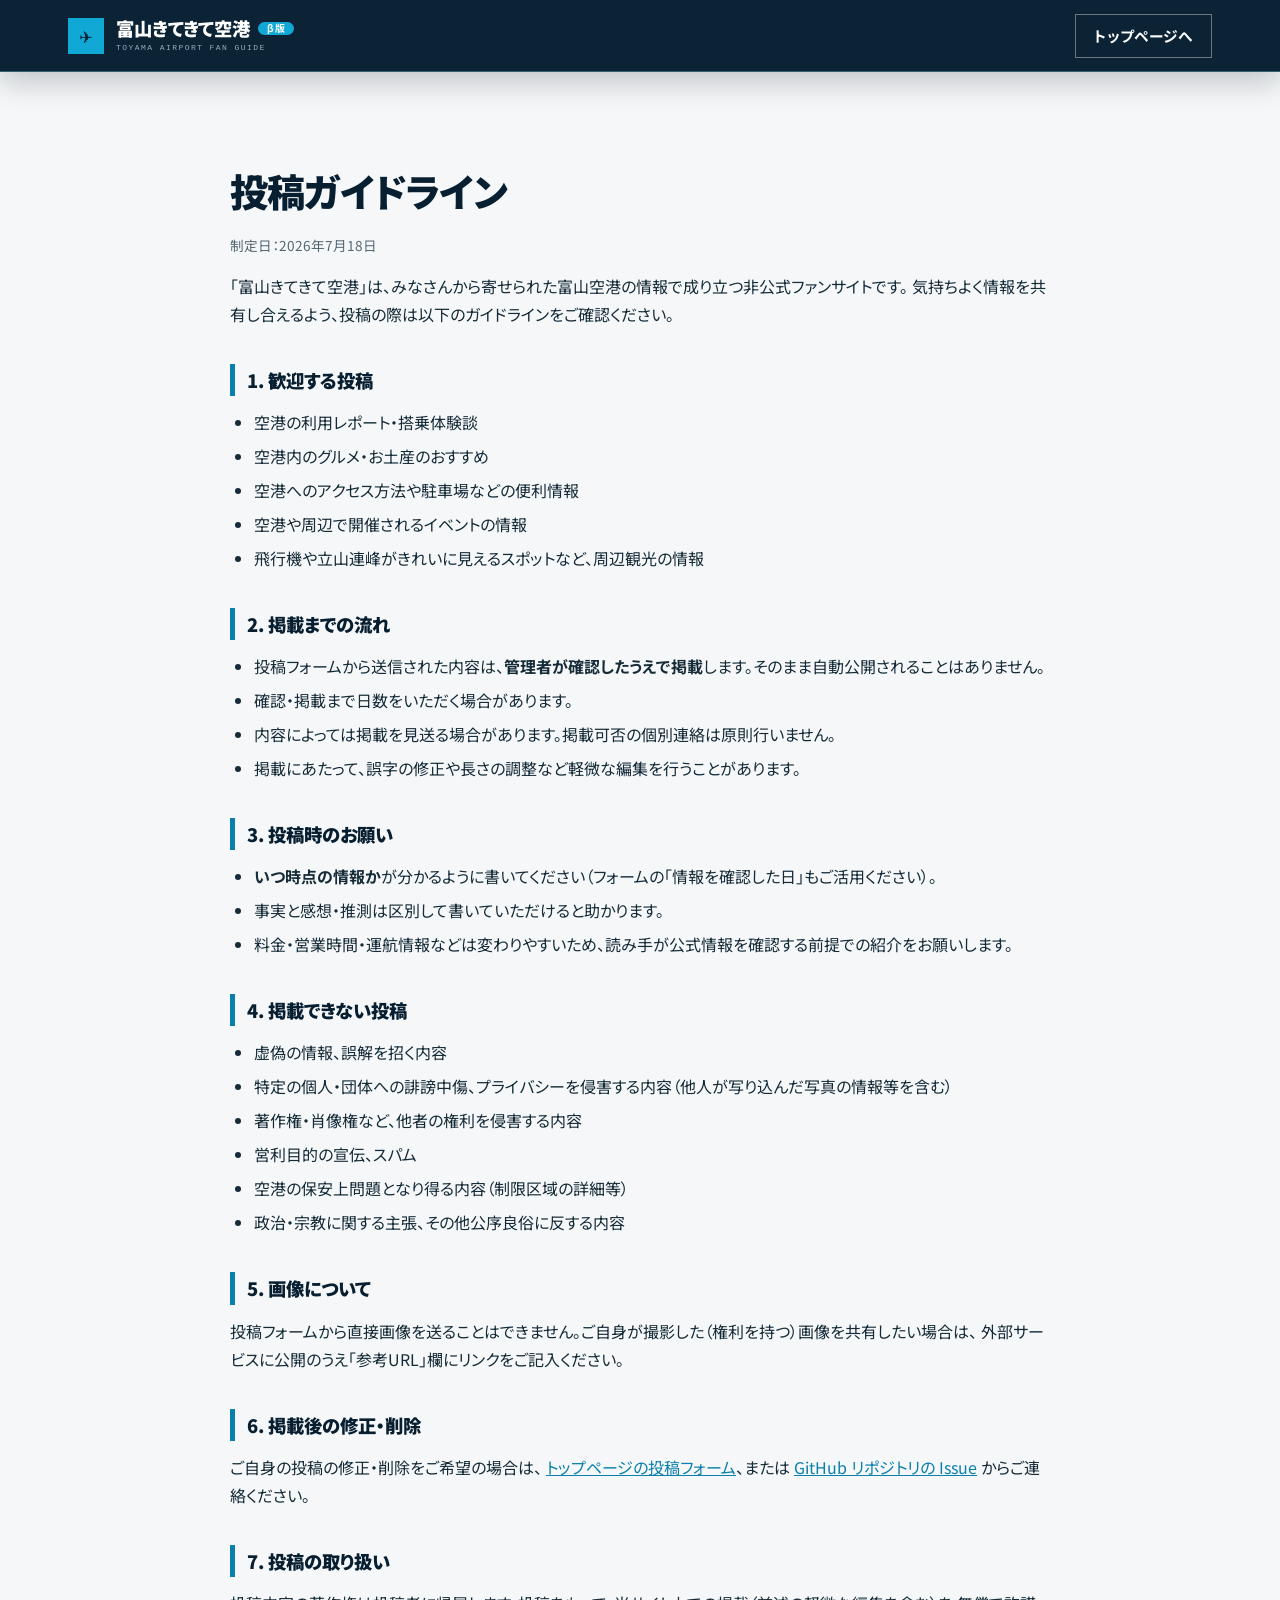
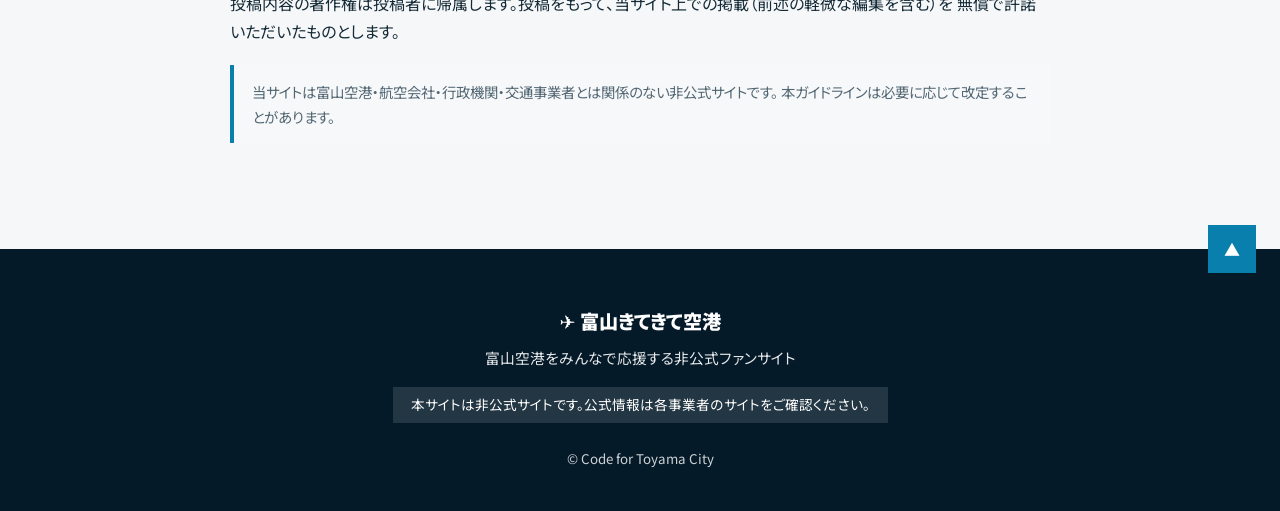
<file: guidelines.html>
<!DOCTYPE html>
<html lang="ja">
<head>
  <meta charset="UTF-8">
  <meta name="viewport" content="width=device-width, initial-scale=1.0">

  <!-- Google Analytics (production hostname only) -->
  <script>
    (function () {
      var GA_MEASUREMENT_ID = 'G-0SFK86LPGH';
      var ALLOWED_HOSTNAMES = {
        'codefortoyama.github.io': true
      };

      if (!ALLOWED_HOSTNAMES[window.location.hostname]) {
        return;
      }

      var gaScript = document.createElement('script');
      gaScript.async = true;
      gaScript.src = 'https://www.googletagmanager.com/gtag/js?id=' + GA_MEASUREMENT_ID;
      document.head.appendChild(gaScript);

      window.dataLayer = window.dataLayer || [];
      window.gtag = window.gtag || function () { window.dataLayer.push(arguments); };
      window.gtag('js', new Date());
      window.gtag('config', GA_MEASUREMENT_ID);
    })();
  </script>
  <title>投稿ガイドライン｜富山きてきて空港（β版）</title>
  <meta name="description" content="富山空港を応援する非公式ファンサイト「富山きてきて空港」の投稿ガイドラインです。投稿から掲載までの流れ、歓迎する投稿・掲載できない投稿、投稿時のお願いをまとめています。">
  <meta name="keywords" content="富山空港 投稿ガイドライン,富山空港 口コミ 投稿,富山きてきて空港 投稿方法,空港情報 投稿 ルール,富山空港 利用レポート 投稿">
  <link rel="canonical" href="https://codefortoyama.github.io/kitekite/guidelines.html">
  <link rel="icon" href="data:image/svg+xml,%3Csvg xmlns='http://www.w3.org/2000/svg' viewBox='0 0 100 100'%3E%3Crect width='100' height='100' rx='20' fill='%232b8fd6'/%3E%3Ctext x='50' y='68' font-size='52' text-anchor='middle'%3E%E2%9C%88%EF%B8%8F%3C/text%3E%3C/svg%3E">
  <link rel="preconnect" href="https://fonts.googleapis.com">
  <link rel="preconnect" href="https://fonts.gstatic.com" crossorigin>
  <link href="https://fonts.googleapis.com/css2?family=Noto+Sans+JP:wght@400;500;700;900&display=swap" rel="stylesheet">
  <link rel="stylesheet" href="css/style.css">
</head>
<body id="top" class="subpage">

  <header class="site-header is-scrolled">
    <div class="header-inner">
      <a class="site-logo" href="./">
        <span class="logo-mark" aria-hidden="true">✈</span>
        <span class="logo-copy"><span class="logo-name">富山きてきて空港<span class="beta-tag">β版</span></span><small>TOYAMA AIRPORT FAN GUIDE</small></span>
      </a>
      <a class="subpage-back" href="./">トップページへ</a>
    </div>
  </header>

  <main class="subpage-main">
    <section class="section">
      <div class="section-inner section-inner-narrow doc">
        <h1 class="section-title">投稿ガイドライン</h1>
        <p class="doc-date">制定日：2026年7月18日</p>

        <p>
          「富山きてきて空港」は、みなさんから寄せられた富山空港の情報で成り立つ非公式ファンサイトです。
          気持ちよく情報を共有し合えるよう、投稿の際は以下のガイドラインをご確認ください。
        </p>

        <h2>1. 歓迎する投稿</h2>
        <ul>
          <li>空港の利用レポート・搭乗体験談</li>
          <li>空港内のグルメ・お土産のおすすめ</li>
          <li>空港へのアクセス方法や駐車場などの便利情報</li>
          <li>空港や周辺で開催されるイベントの情報</li>
          <li>飛行機や立山連峰がきれいに見えるスポットなど、周辺観光の情報</li>
        </ul>

        <h2>2. 掲載までの流れ</h2>
        <ul>
          <li>投稿フォームから送信された内容は、<strong>管理者が確認したうえで掲載</strong>します。そのまま自動公開されることはありません。</li>
          <li>確認・掲載まで日数をいただく場合があります。</li>
          <li>内容によっては掲載を見送る場合があります。掲載可否の個別連絡は原則行いません。</li>
          <li>掲載にあたって、誤字の修正や長さの調整など軽微な編集を行うことがあります。</li>
        </ul>

        <h2>3. 投稿時のお願い</h2>
        <ul>
          <li><strong>いつ時点の情報か</strong>が分かるように書いてください（フォームの「情報を確認した日」もご活用ください）。</li>
          <li>事実と感想・推測は区別して書いていただけると助かります。</li>
          <li>料金・営業時間・運航情報などは変わりやすいため、読み手が公式情報を確認する前提での紹介をお願いします。</li>
        </ul>

        <h2>4. 掲載できない投稿</h2>
        <ul>
          <li>虚偽の情報、誤解を招く内容</li>
          <li>特定の個人・団体への誹謗中傷、プライバシーを侵害する内容（他人が写り込んだ写真の情報等を含む）</li>
          <li>著作権・肖像権など、他者の権利を侵害する内容</li>
          <li>営利目的の宣伝、スパム</li>
          <li>空港の保安上問題となり得る内容（制限区域の詳細等）</li>
          <li>政治・宗教に関する主張、その他公序良俗に反する内容</li>
        </ul>

        <h2>5. 画像について</h2>
        <p>
          投稿フォームから直接画像を送ることはできません。ご自身が撮影した（権利を持つ）画像を共有したい場合は、
          外部サービスに公開のうえ「参考URL」欄にリンクをご記入ください。
        </p>

        <h2>6. 掲載後の修正・削除</h2>
        <p>
          ご自身の投稿の修正・削除をご希望の場合は、
          <a href="./#submit">トップページの投稿フォーム</a>、または
          <a href="https://github.com/codefortoyama/kitekite/issues" target="_blank" rel="noopener noreferrer">GitHub リポジトリの Issue</a>
          からご連絡ください。
        </p>

        <h2>7. 投稿の取り扱い</h2>
        <p>
          投稿内容の著作権は投稿者に帰属します。投稿をもって、当サイト上での掲載（前述の軽微な編集を含む）を
          無償で許諾いただいたものとします。
        </p>

        <p class="doc-note">
          当サイトは富山空港・航空会社・行政機関・交通事業者とは関係のない非公式サイトです。
          本ガイドラインは必要に応じて改定することがあります。
        </p>
      </div>
    </section>
  </main>

  <footer class="site-footer">
    <div class="footer-inner">
      <p class="footer-logo"><span aria-hidden="true">✈</span> 富山きてきて空港</p>
      <p class="footer-tagline">富山空港をみんなで応援する非公式ファンサイト</p>
      <p class="footer-unofficial">本サイトは非公式サイトです。公式情報は各事業者のサイトをご確認ください。</p>
      <p class="footer-copy"><small>&copy; Code for Toyama City</small></p>
    </div>
    <a class="back-to-top" href="#top" aria-label="ページ上部へ戻る">▲<span class="visually-hidden">ページ上部へ戻る</span></a>
  </footer>
</body>
</html>
</file>
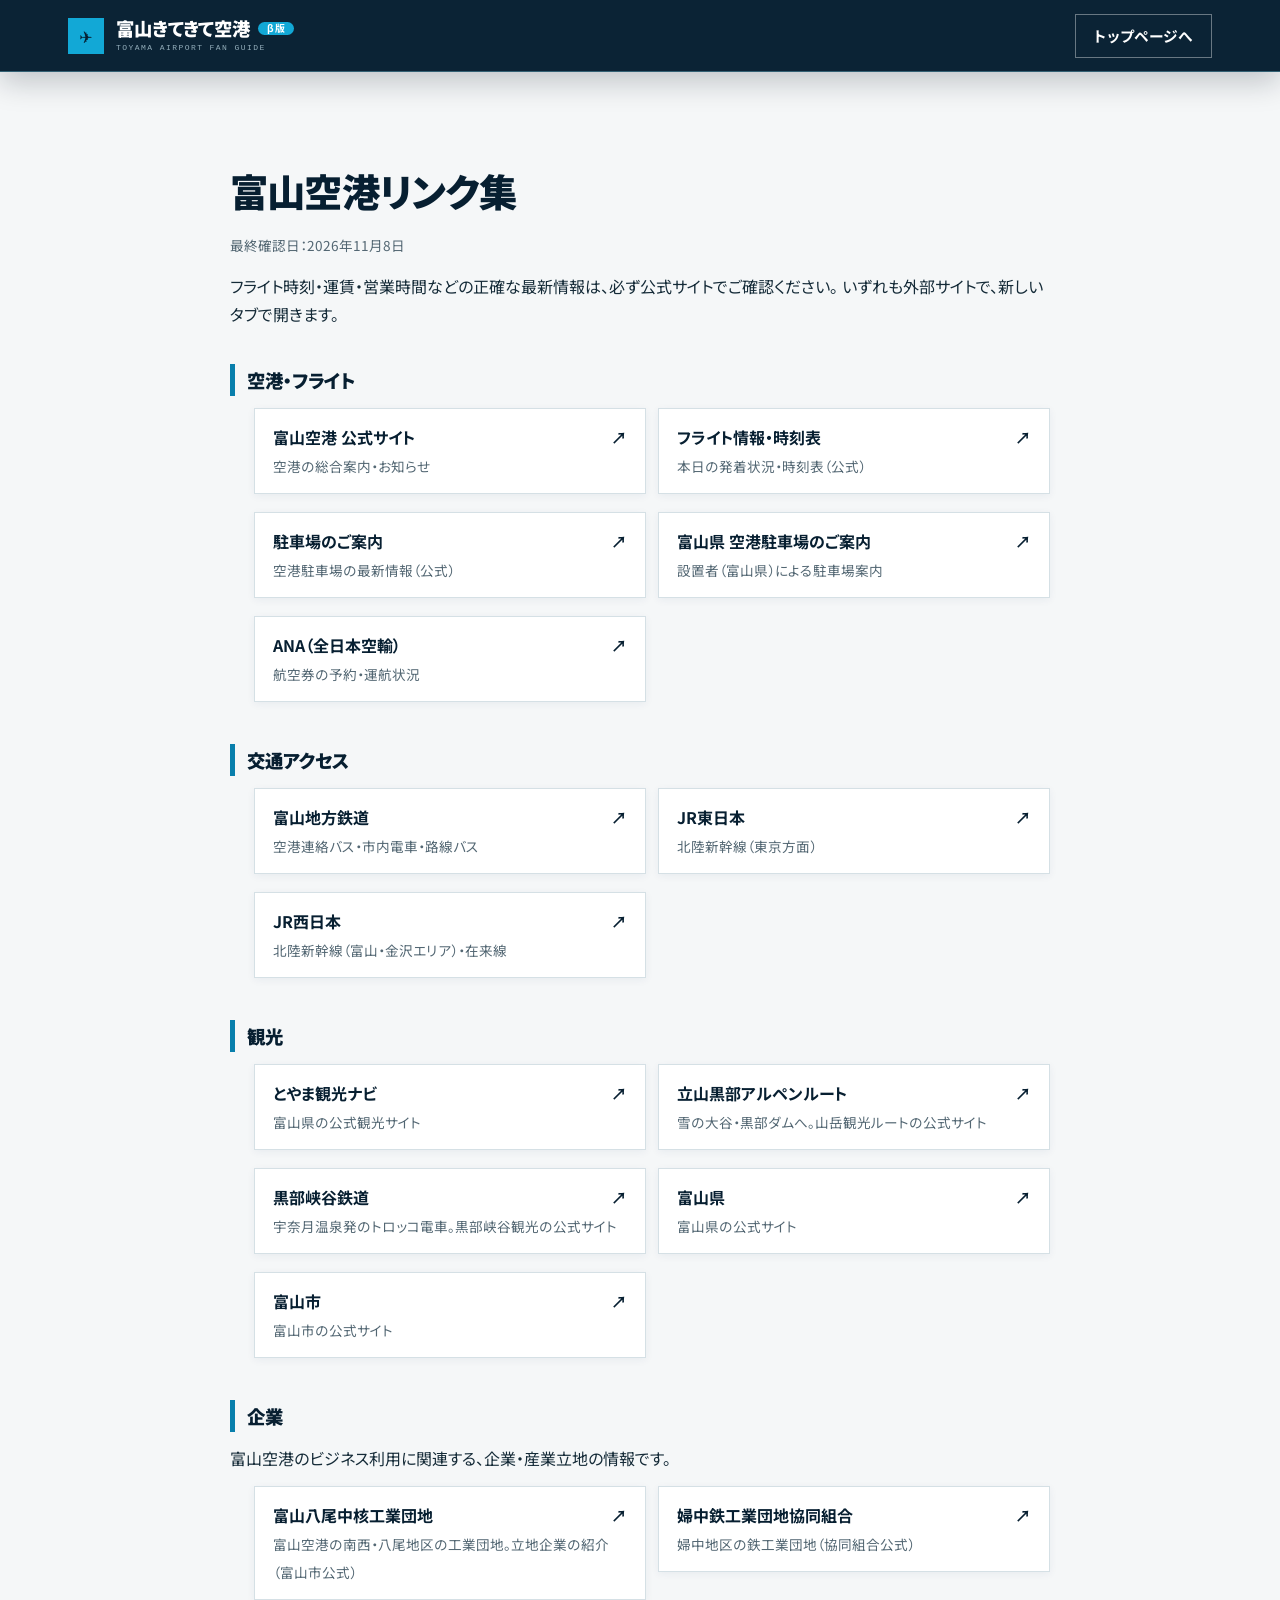
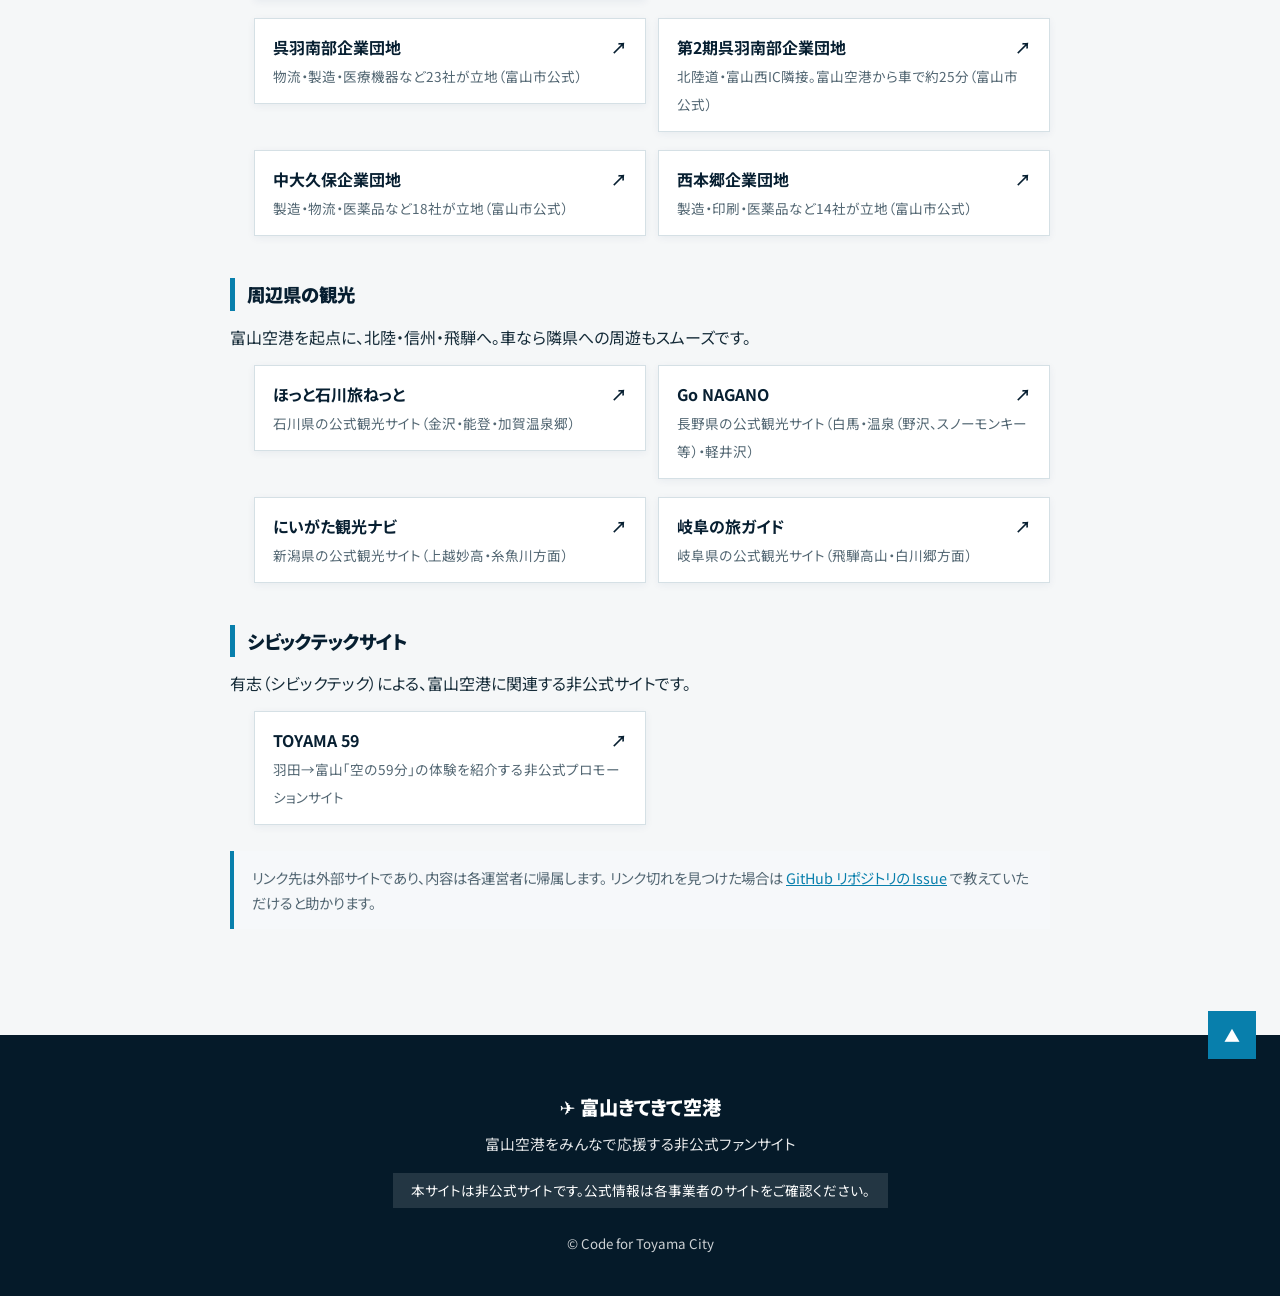
<file: links.html>
<!DOCTYPE html>
<html lang="ja">
<head>
  <meta charset="UTF-8">
  <meta name="viewport" content="width=device-width, initial-scale=1.0">

  <!-- Google Analytics (production hostname only) -->
  <script>
    (function () {
      var GA_MEASUREMENT_ID = 'G-0SFK86LPGH';
      var ALLOWED_HOSTNAMES = {
        'codefortoyama.github.io': true
      };

      if (!ALLOWED_HOSTNAMES[window.location.hostname]) {
        return;
      }

      var gaScript = document.createElement('script');
      gaScript.async = true;
      gaScript.src = 'https://www.googletagmanager.com/gtag/js?id=' + GA_MEASUREMENT_ID;
      document.head.appendChild(gaScript);

      window.dataLayer = window.dataLayer || [];
      window.gtag = window.gtag || function () { window.dataLayer.push(arguments); };
      window.gtag('js', new Date());
      window.gtag('config', GA_MEASUREMENT_ID);
    })();
  </script>
  <title>富山空港リンク集｜富山きてきて空港（β版）</title>
  <meta name="description" content="富山空港の公式サイト・フライト情報・駐車場、交通アクセス、立山黒部アルペンルートなどの富山観光、企業・工業団地、石川・長野・新潟・岐阜の観光情報、関連するシビックテックサイトへのリンク集です。">
  <meta name="keywords" content="富山空港 公式サイト,富山空港 時刻表,富山空港 駐車場 公式,立山黒部アルペンルート,黒部峡谷鉄道,富山 企業団地,富山空港 リンク集,石川 長野 新潟 岐阜 観光サイト">
  <link rel="canonical" href="https://codefortoyama.github.io/kitekite/links.html">
  <link rel="icon" href="data:image/svg+xml,%3Csvg xmlns='http://www.w3.org/2000/svg' viewBox='0 0 100 100'%3E%3Crect width='100' height='100' rx='20' fill='%232b8fd6'/%3E%3Ctext x='50' y='68' font-size='52' text-anchor='middle'%3E%E2%9C%88%EF%B8%8F%3C/text%3E%3C/svg%3E">
  <link rel="preconnect" href="https://fonts.googleapis.com">
  <link rel="preconnect" href="https://fonts.gstatic.com" crossorigin>
  <link href="https://fonts.googleapis.com/css2?family=Noto+Sans+JP:wght@400;500;700;900&display=swap" rel="stylesheet">
  <link rel="stylesheet" href="css/style.css">
</head>
<body id="top" class="subpage">

  <header class="site-header is-scrolled">
    <div class="header-inner">
      <a class="site-logo" href="./">
        <span class="logo-mark" aria-hidden="true">✈</span>
        <span class="logo-copy"><span class="logo-name">富山きてきて空港<span class="beta-tag">β版</span></span><small>TOYAMA AIRPORT FAN GUIDE</small></span>
      </a>
      <a class="subpage-back" href="./">トップページへ</a>
    </div>
  </header>

  <main class="subpage-main">
    <section class="section">
      <div class="section-inner section-inner-narrow doc">
        <h1 class="section-title">富山空港リンク集</h1>
        <p class="doc-date">最終確認日：2026年11月8日</p>

        <p>
          フライト時刻・運賃・営業時間などの正確な最新情報は、必ず公式サイトでご確認ください。
          いずれも外部サイトで、新しいタブで開きます。
        </p>

        <h2>空港・フライト</h2>
        <ul class="link-cards">
          <li>
            <a href="https://www.toyama-airport.jp/" target="_blank" rel="noopener noreferrer">
              <span class="link-name">富山空港 公式サイト <span aria-hidden="true">↗</span></span>
              <span class="link-desc">空港の総合案内・お知らせ</span>
            </a>
          </li>
          <li>
            <a href="https://www.toyama-airport.jp/flight/" target="_blank" rel="noopener noreferrer">
              <span class="link-name">フライト情報・時刻表 <span aria-hidden="true">↗</span></span>
              <span class="link-desc">本日の発着状況・時刻表（公式）</span>
            </a>
          </li>
          <li>
            <a href="https://www.toyama-airport.jp/access/parking" target="_blank" rel="noopener noreferrer">
              <span class="link-name">駐車場のご案内 <span aria-hidden="true">↗</span></span>
              <span class="link-desc">空港駐車場の最新情報（公式）</span>
            </a>
          </li>
          <li>
            <a href="https://www.pref.toyama.jp/8002/kendodukuri/koukyou/airport/kj00011043.html" target="_blank" rel="noopener noreferrer">
              <span class="link-name">富山県 空港駐車場のご案内 <span aria-hidden="true">↗</span></span>
              <span class="link-desc">設置者（富山県）による駐車場案内</span>
            </a>
          </li>
          <li>
            <a href="https://www.ana.co.jp/" target="_blank" rel="noopener noreferrer">
              <span class="link-name">ANA（全日本空輸） <span aria-hidden="true">↗</span></span>
              <span class="link-desc">航空券の予約・運航状況</span>
            </a>
          </li>
        </ul>

        <h2>交通アクセス</h2>
        <ul class="link-cards">
          <li>
            <a href="https://www.chitetsu.co.jp/" target="_blank" rel="noopener noreferrer">
              <span class="link-name">富山地方鉄道 <span aria-hidden="true">↗</span></span>
              <span class="link-desc">空港連絡バス・市内電車・路線バス</span>
            </a>
          </li>
          <li>
            <a href="https://www.jreast.co.jp/" target="_blank" rel="noopener noreferrer">
              <span class="link-name">JR東日本 <span aria-hidden="true">↗</span></span>
              <span class="link-desc">北陸新幹線（東京方面）</span>
            </a>
          </li>
          <li>
            <a href="https://www.westjr.co.jp/" target="_blank" rel="noopener noreferrer">
              <span class="link-name">JR西日本 <span aria-hidden="true">↗</span></span>
              <span class="link-desc">北陸新幹線（富山・金沢エリア）・在来線</span>
            </a>
          </li>
        </ul>

        <h2>観光</h2>
        <ul class="link-cards">
          <li>
            <a href="https://www.info-toyama.com/" target="_blank" rel="noopener noreferrer">
              <span class="link-name">とやま観光ナビ <span aria-hidden="true">↗</span></span>
              <span class="link-desc">富山県の公式観光サイト</span>
            </a>
          </li>
          <li>
            <a href="https://www.alpen-route.com/" target="_blank" rel="noopener noreferrer">
              <span class="link-name">立山黒部アルペンルート <span aria-hidden="true">↗</span></span>
              <span class="link-desc">雪の大谷・黒部ダムへ。山岳観光ルートの公式サイト</span>
            </a>
          </li>
          <li>
            <a href="https://www.kurotetu.co.jp/" target="_blank" rel="noopener noreferrer">
              <span class="link-name">黒部峡谷鉄道 <span aria-hidden="true">↗</span></span>
              <span class="link-desc">宇奈月温泉発のトロッコ電車。黒部峡谷観光の公式サイト</span>
            </a>
          </li>
          <li>
            <a href="https://www.pref.toyama.jp/" target="_blank" rel="noopener noreferrer">
              <span class="link-name">富山県 <span aria-hidden="true">↗</span></span>
              <span class="link-desc">富山県の公式サイト</span>
            </a>
          </li>
          <li>
            <a href="https://www.city.toyama.lg.jp/" target="_blank" rel="noopener noreferrer">
              <span class="link-name">富山市 <span aria-hidden="true">↗</span></span>
              <span class="link-desc">富山市の公式サイト</span>
            </a>
          </li>
        </ul>

        <h2>企業</h2>
        <p>富山空港のビジネス利用に関連する、企業・産業立地の情報です。</p>
        <ul class="link-cards">
          <li>
            <a href="https://www.city.toyama.lg.jp/business/kigyoshien/1010595/1010596/1005697.html" target="_blank" rel="noopener noreferrer">
              <span class="link-name">富山八尾中核工業団地 <span aria-hidden="true">↗</span></span>
              <span class="link-desc">富山空港の南西・八尾地区の工業団地。立地企業の紹介（富山市公式）</span>
            </a>
          </li>
          <li>
            <a href="http://fuchutekkou.or.jp/index.html" target="_blank" rel="noopener noreferrer">
              <span class="link-name">婦中鉄工業団地協同組合 <span aria-hidden="true">↗</span></span>
              <span class="link-desc">婦中地区の鉄工業団地（協同組合公式）</span>
            </a>
          </li>
          <li>
            <a href="https://www.city.toyama.lg.jp/business/kigyoshien/1010595/1010596/1005650.html" target="_blank" rel="noopener noreferrer">
              <span class="link-name">呉羽南部企業団地 <span aria-hidden="true">↗</span></span>
              <span class="link-desc">物流・製造・医療機器など23社が立地（富山市公式）</span>
            </a>
          </li>
          <li>
            <a href="https://www.city.toyama.lg.jp/business/kigyoshien/1010595/1010596/1005685.html" target="_blank" rel="noopener noreferrer">
              <span class="link-name">第2期呉羽南部企業団地 <span aria-hidden="true">↗</span></span>
              <span class="link-desc">北陸道・富山西IC隣接。富山空港から車で約25分（富山市公式）</span>
            </a>
          </li>
          <li>
            <a href="https://www.city.toyama.lg.jp/business/kigyoshien/1010595/1010596/1005669.html" target="_blank" rel="noopener noreferrer">
              <span class="link-name">中大久保企業団地 <span aria-hidden="true">↗</span></span>
              <span class="link-desc">製造・物流・医薬品など18社が立地（富山市公式）</span>
            </a>
          </li>
          <li>
            <a href="https://www.city.toyama.lg.jp/business/kigyoshien/1010595/1010596/1005673.html" target="_blank" rel="noopener noreferrer">
              <span class="link-name">西本郷企業団地 <span aria-hidden="true">↗</span></span>
              <span class="link-desc">製造・印刷・医薬品など14社が立地（富山市公式）</span>
            </a>
          </li>
        </ul>

        <h2>周辺県の観光</h2>
        <p>富山空港を起点に、北陸・信州・飛騨へ。車なら隣県への周遊もスムーズです。</p>
        <ul class="link-cards">
          <li>
            <a href="https://www.hot-ishikawa.jp/" target="_blank" rel="noopener noreferrer">
              <span class="link-name">ほっと石川旅ねっと <span aria-hidden="true">↗</span></span>
              <span class="link-desc">石川県の公式観光サイト（金沢・能登・加賀温泉郷）</span>
            </a>
          </li>
          <li>
            <a href="https://www.go-nagano.net/" target="_blank" rel="noopener noreferrer">
              <span class="link-name">Go NAGANO <span aria-hidden="true">↗</span></span>
              <span class="link-desc">長野県の公式観光サイト（白馬・温泉（野沢、スノーモンキー等）・軽井沢）</span>
            </a>
          </li>
          <li>
            <a href="https://niigata-kankou.or.jp/" target="_blank" rel="noopener noreferrer">
              <span class="link-name">にいがた観光ナビ <span aria-hidden="true">↗</span></span>
              <span class="link-desc">新潟県の公式観光サイト（上越妙高・糸魚川方面）</span>
            </a>
          </li>
          <li>
            <a href="https://www.kankou-gifu.jp/" target="_blank" rel="noopener noreferrer">
              <span class="link-name">岐阜の旅ガイド <span aria-hidden="true">↗</span></span>
              <span class="link-desc">岐阜県の公式観光サイト（飛騨高山・白川郷方面）</span>
            </a>
          </li>
        </ul>

        <h2>シビックテックサイト</h2>
        <p>有志（シビックテック）による、富山空港に関連する非公式サイトです。</p>
        <ul class="link-cards">
          <li>
            <a href="https://toyama59.github.io/toyama-59" target="_blank" rel="noopener noreferrer">
              <span class="link-name">TOYAMA 59 <span aria-hidden="true">↗</span></span>
              <span class="link-desc">羽田→富山「空の59分」の体験を紹介する非公式プロモーションサイト</span>
            </a>
          </li>
        </ul>

        <p class="doc-note">
          リンク先は外部サイトであり、内容は各運営者に帰属します。
          リンク切れを見つけた場合は
          <a href="https://github.com/codefortoyama/kitekite/issues" target="_blank" rel="noopener noreferrer">GitHub リポジトリの Issue</a>
          で教えていただけると助かります。
        </p>
      </div>
    </section>
  </main>

  <footer class="site-footer">
    <div class="footer-inner">
      <p class="footer-logo"><span aria-hidden="true">✈</span> 富山きてきて空港</p>
      <p class="footer-tagline">富山空港をみんなで応援する非公式ファンサイト</p>
      <p class="footer-unofficial">本サイトは非公式サイトです。公式情報は各事業者のサイトをご確認ください。</p>
      <p class="footer-copy"><small>&copy; Code for Toyama City</small></p>
    </div>
    <a class="back-to-top" href="#top" aria-label="ページ上部へ戻る">▲<span class="visually-hidden">ページ上部へ戻る</span></a>
  </footer>
</body>
</html>
</file>
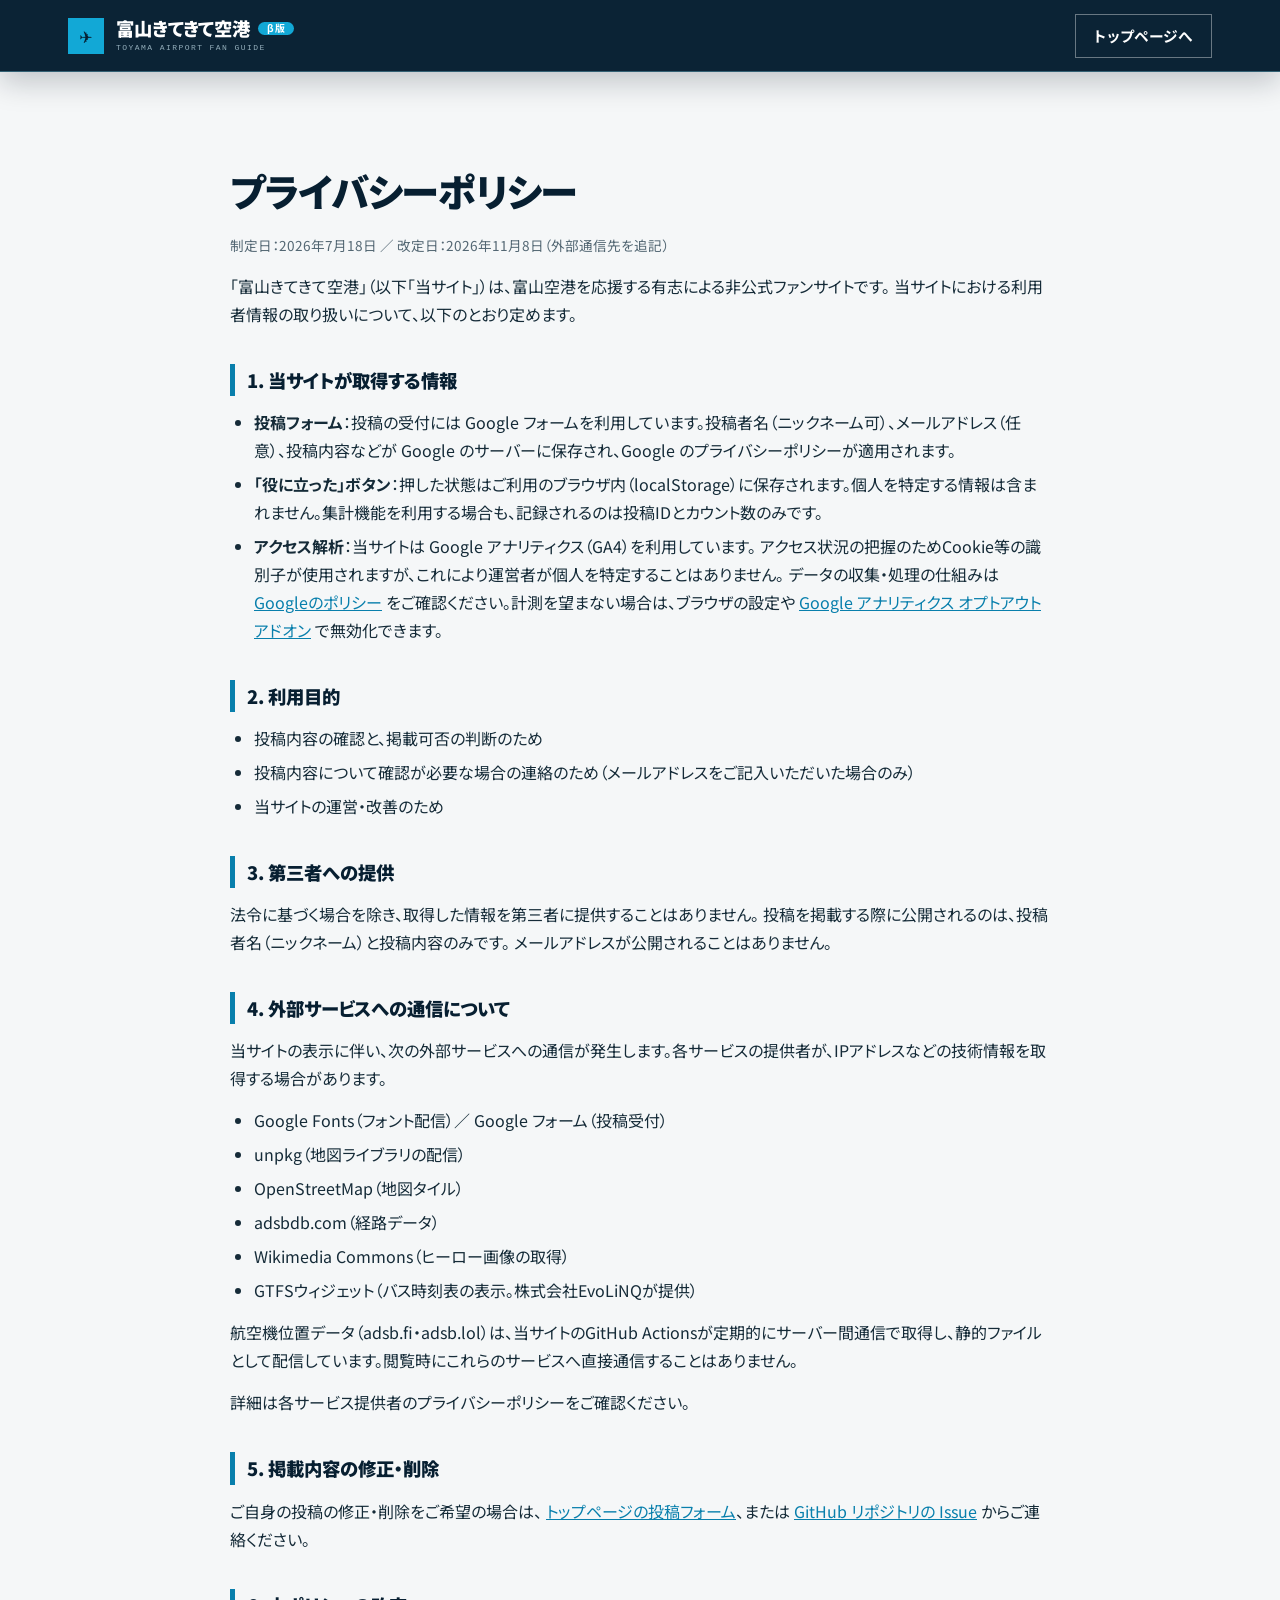
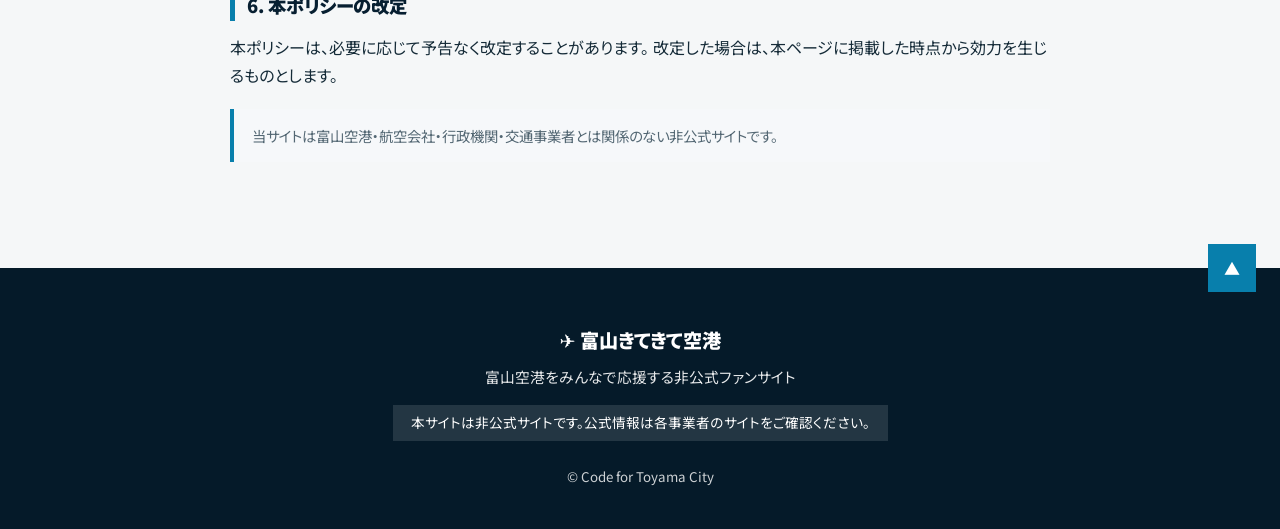
<file: privacy.html>
<!DOCTYPE html>
<html lang="ja">
<head>
  <meta charset="UTF-8">
  <meta name="viewport" content="width=device-width, initial-scale=1.0">

  <!-- Google Analytics (production hostname only) -->
  <script>
    (function () {
      var GA_MEASUREMENT_ID = 'G-0SFK86LPGH';
      var ALLOWED_HOSTNAMES = {
        'codefortoyama.github.io': true
      };

      if (!ALLOWED_HOSTNAMES[window.location.hostname]) {
        return;
      }

      var gaScript = document.createElement('script');
      gaScript.async = true;
      gaScript.src = 'https://www.googletagmanager.com/gtag/js?id=' + GA_MEASUREMENT_ID;
      document.head.appendChild(gaScript);

      window.dataLayer = window.dataLayer || [];
      window.gtag = window.gtag || function () { window.dataLayer.push(arguments); };
      window.gtag('js', new Date());
      window.gtag('config', GA_MEASUREMENT_ID);
    })();
  </script>
  <title>プライバシーポリシー｜富山きてきて空港（β版）</title>
  <meta name="description" content="富山空港の非公式ファンサイト「富山きてきて空港」のプライバシーポリシー。投稿フォームやアクセス解析（Googleアナリティクス）で取得する情報の取り扱いについて説明します。">
  <meta name="keywords" content="富山きてきて空港 プライバシーポリシー,富山空港 非公式サイト 個人情報,Googleフォーム 投稿 個人情報,富山空港 ファンサイト 個人情報の取り扱い">
  <link rel="canonical" href="https://codefortoyama.github.io/kitekite/privacy.html">
  <link rel="icon" href="data:image/svg+xml,%3Csvg xmlns='http://www.w3.org/2000/svg' viewBox='0 0 100 100'%3E%3Crect width='100' height='100' rx='20' fill='%232b8fd6'/%3E%3Ctext x='50' y='68' font-size='52' text-anchor='middle'%3E%E2%9C%88%EF%B8%8F%3C/text%3E%3C/svg%3E">
  <link rel="preconnect" href="https://fonts.googleapis.com">
  <link rel="preconnect" href="https://fonts.gstatic.com" crossorigin>
  <link href="https://fonts.googleapis.com/css2?family=Noto+Sans+JP:wght@400;500;700;900&display=swap" rel="stylesheet">
  <link rel="stylesheet" href="css/style.css">
</head>
<body id="top" class="subpage">

  <header class="site-header is-scrolled">
    <div class="header-inner">
      <a class="site-logo" href="./">
        <span class="logo-mark" aria-hidden="true">✈</span>
        <span class="logo-copy"><span class="logo-name">富山きてきて空港<span class="beta-tag">β版</span></span><small>TOYAMA AIRPORT FAN GUIDE</small></span>
      </a>
      <a class="subpage-back" href="./">トップページへ</a>
    </div>
  </header>

  <main class="subpage-main">
    <section class="section">
      <div class="section-inner section-inner-narrow doc">
        <h1 class="section-title">プライバシーポリシー</h1>
        <p class="doc-date">制定日：2026年7月18日 ／ 改定日：2026年11月8日（外部通信先を追記）</p>

        <p>
          「富山きてきて空港」（以下「当サイト」）は、富山空港を応援する有志による非公式ファンサイトです。
          当サイトにおける利用者情報の取り扱いについて、以下のとおり定めます。
        </p>

        <h2>1. 当サイトが取得する情報</h2>
        <ul>
          <li><strong>投稿フォーム</strong>：投稿の受付には Google フォームを利用しています。投稿者名（ニックネーム可）、メールアドレス（任意）、投稿内容などが Google のサーバーに保存され、Google のプライバシーポリシーが適用されます。</li>
          <li><strong>「役に立った」ボタン</strong>：押した状態はご利用のブラウザ内（localStorage）に保存されます。個人を特定する情報は含まれません。集計機能を利用する場合も、記録されるのは投稿IDとカウント数のみです。</li>
          <li><strong>アクセス解析</strong>：当サイトは Google アナリティクス（GA4）を利用しています。
            アクセス状況の把握のためCookie等の識別子が使用されますが、これにより運営者が個人を特定することはありません。
            データの収集・処理の仕組みは
            <a href="https://policies.google.com/technologies/partner-sites" target="_blank" rel="noopener noreferrer">Googleのポリシー</a>
            をご確認ください。計測を望まない場合は、ブラウザの設定や
            <a href="https://tools.google.com/dlpage/gaoptout" target="_blank" rel="noopener noreferrer">Google アナリティクス オプトアウト アドオン</a>
            で無効化できます。</li>
        </ul>

        <h2>2. 利用目的</h2>
        <ul>
          <li>投稿内容の確認と、掲載可否の判断のため</li>
          <li>投稿内容について確認が必要な場合の連絡のため（メールアドレスをご記入いただいた場合のみ）</li>
          <li>当サイトの運営・改善のため</li>
        </ul>

        <h2>3. 第三者への提供</h2>
        <p>
          法令に基づく場合を除き、取得した情報を第三者に提供することはありません。
          投稿を掲載する際に公開されるのは、投稿者名（ニックネーム）と投稿内容のみです。
          メールアドレスが公開されることはありません。
        </p>

        <h2>4. 外部サービスへの通信について</h2>
        <p>当サイトの表示に伴い、次の外部サービスへの通信が発生します。各サービスの提供者が、IPアドレスなどの技術情報を取得する場合があります。</p>
        <ul>
          <li>Google Fonts（フォント配信）／ Google フォーム（投稿受付）</li>
          <li>unpkg（地図ライブラリの配信）</li>
          <li>OpenStreetMap（地図タイル）</li>
          <li>adsbdb.com（経路データ）</li>
          <li>Wikimedia Commons（ヒーロー画像の取得）</li>
          <li>GTFSウィジェット（バス時刻表の表示。株式会社EvoLiNQが提供）</li>
        </ul>
        <p>航空機位置データ（adsb.fi・adsb.lol）は、当サイトのGitHub Actionsが定期的にサーバー間通信で取得し、静的ファイルとして配信しています。閲覧時にこれらのサービスへ直接通信することはありません。</p>
        <p>詳細は各サービス提供者のプライバシーポリシーをご確認ください。</p>

        <h2>5. 掲載内容の修正・削除</h2>
        <p>
          ご自身の投稿の修正・削除をご希望の場合は、
          <a href="./#submit">トップページの投稿フォーム</a>、または
          <a href="https://github.com/codefortoyama/kitekite/issues" target="_blank" rel="noopener noreferrer">GitHub リポジトリの Issue</a>
          からご連絡ください。
        </p>

        <h2>6. 本ポリシーの改定</h2>
        <p>
          本ポリシーは、必要に応じて予告なく改定することがあります。
          改定した場合は、本ページに掲載した時点から効力を生じるものとします。
        </p>

        <p class="doc-note">
          当サイトは富山空港・航空会社・行政機関・交通事業者とは関係のない非公式サイトです。
        </p>
      </div>
    </section>
  </main>

  <footer class="site-footer">
    <div class="footer-inner">
      <p class="footer-logo"><span aria-hidden="true">✈</span> 富山きてきて空港</p>
      <p class="footer-tagline">富山空港をみんなで応援する非公式ファンサイト</p>
      <p class="footer-unofficial">本サイトは非公式サイトです。公式情報は各事業者のサイトをご確認ください。</p>
      <p class="footer-copy"><small>&copy; Code for Toyama City</small></p>
    </div>
    <a class="back-to-top" href="#top" aria-label="ページ上部へ戻る">▲<span class="visually-hidden">ページ上部へ戻る</span></a>
  </footer>
</body>
</html>
</file>
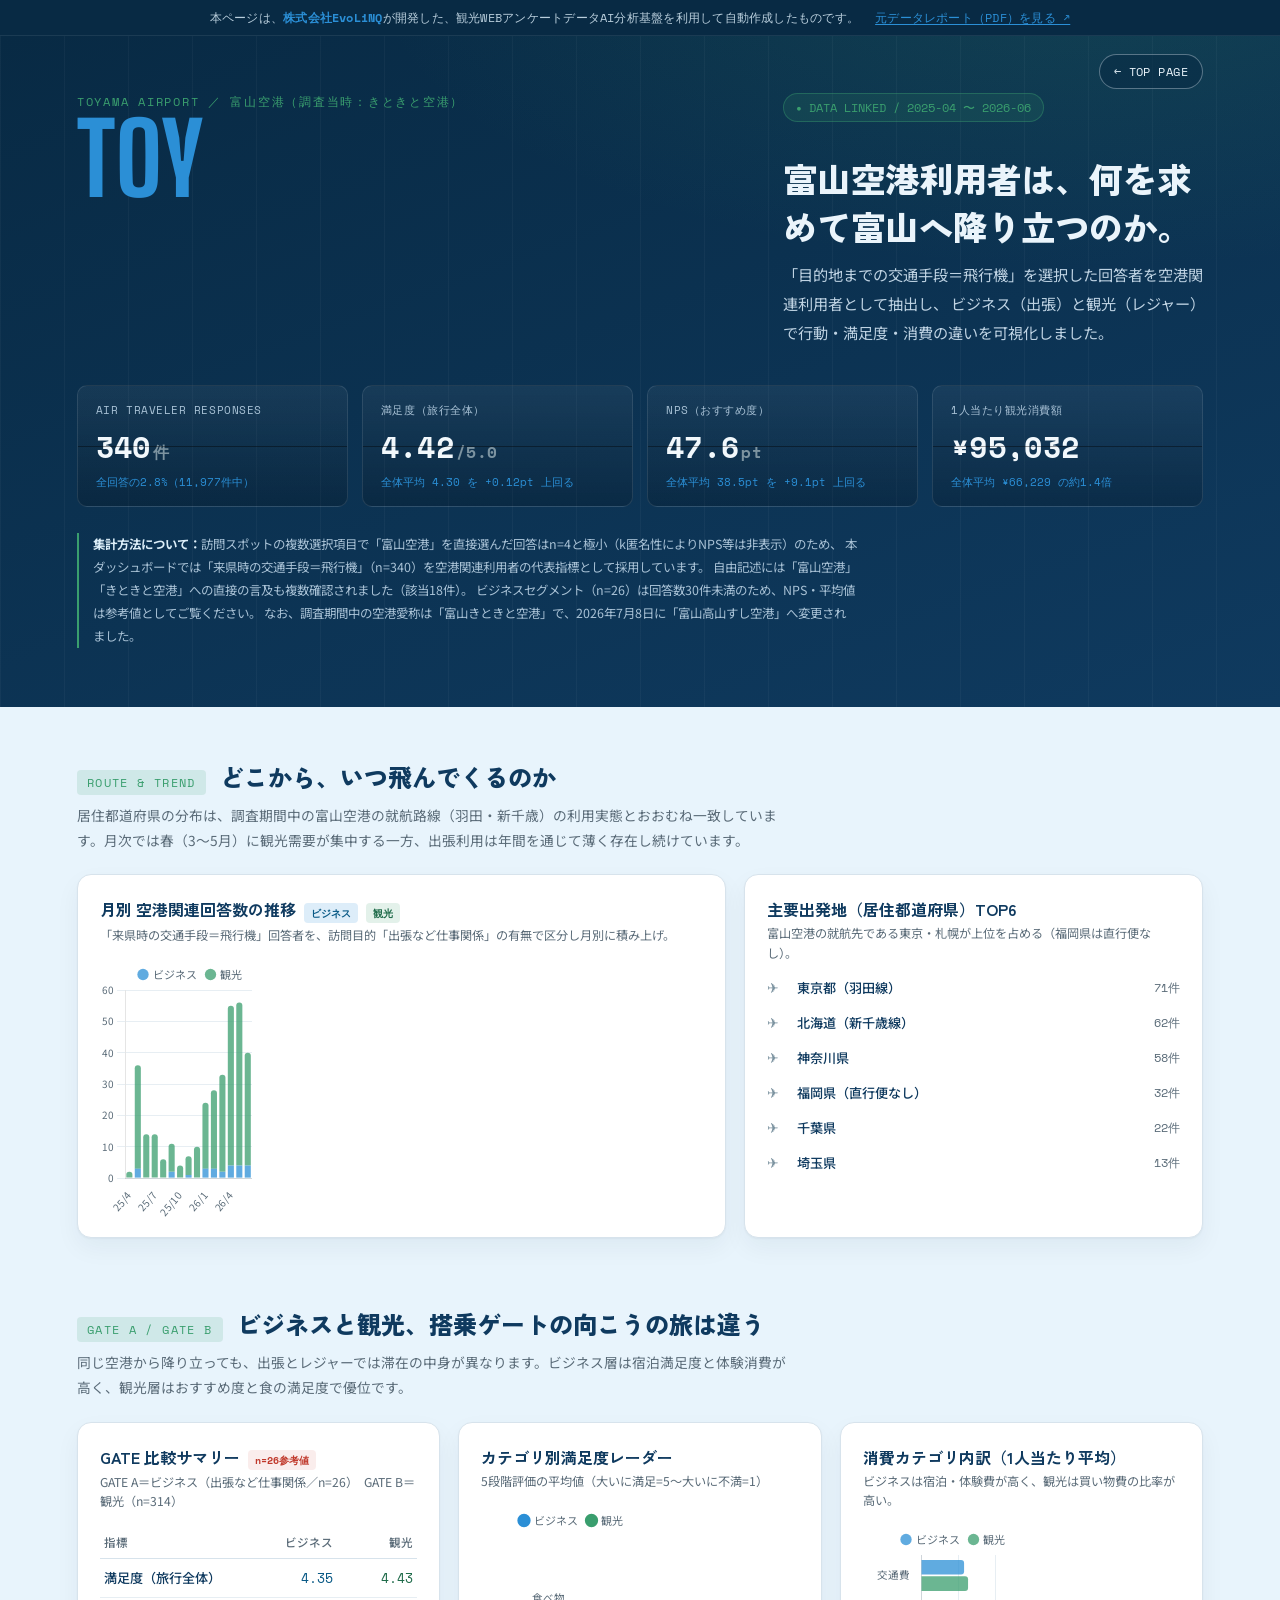
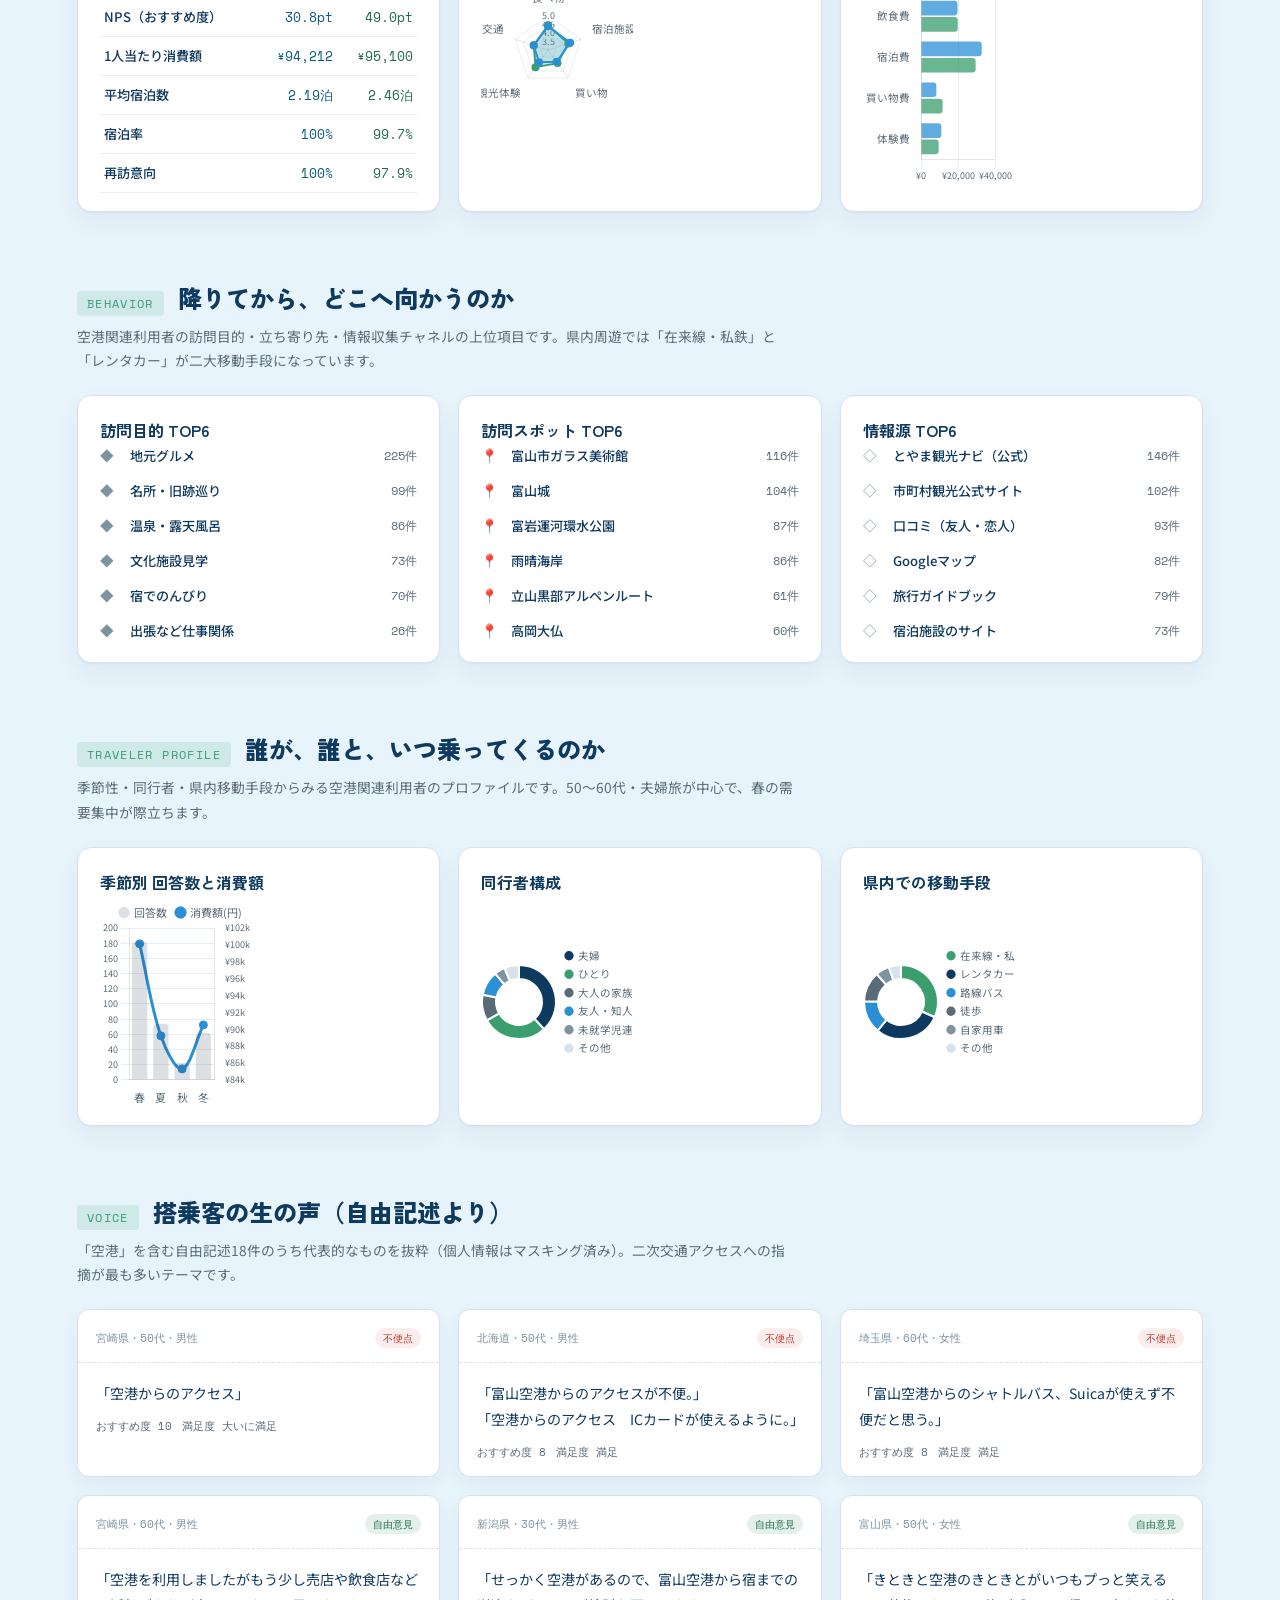
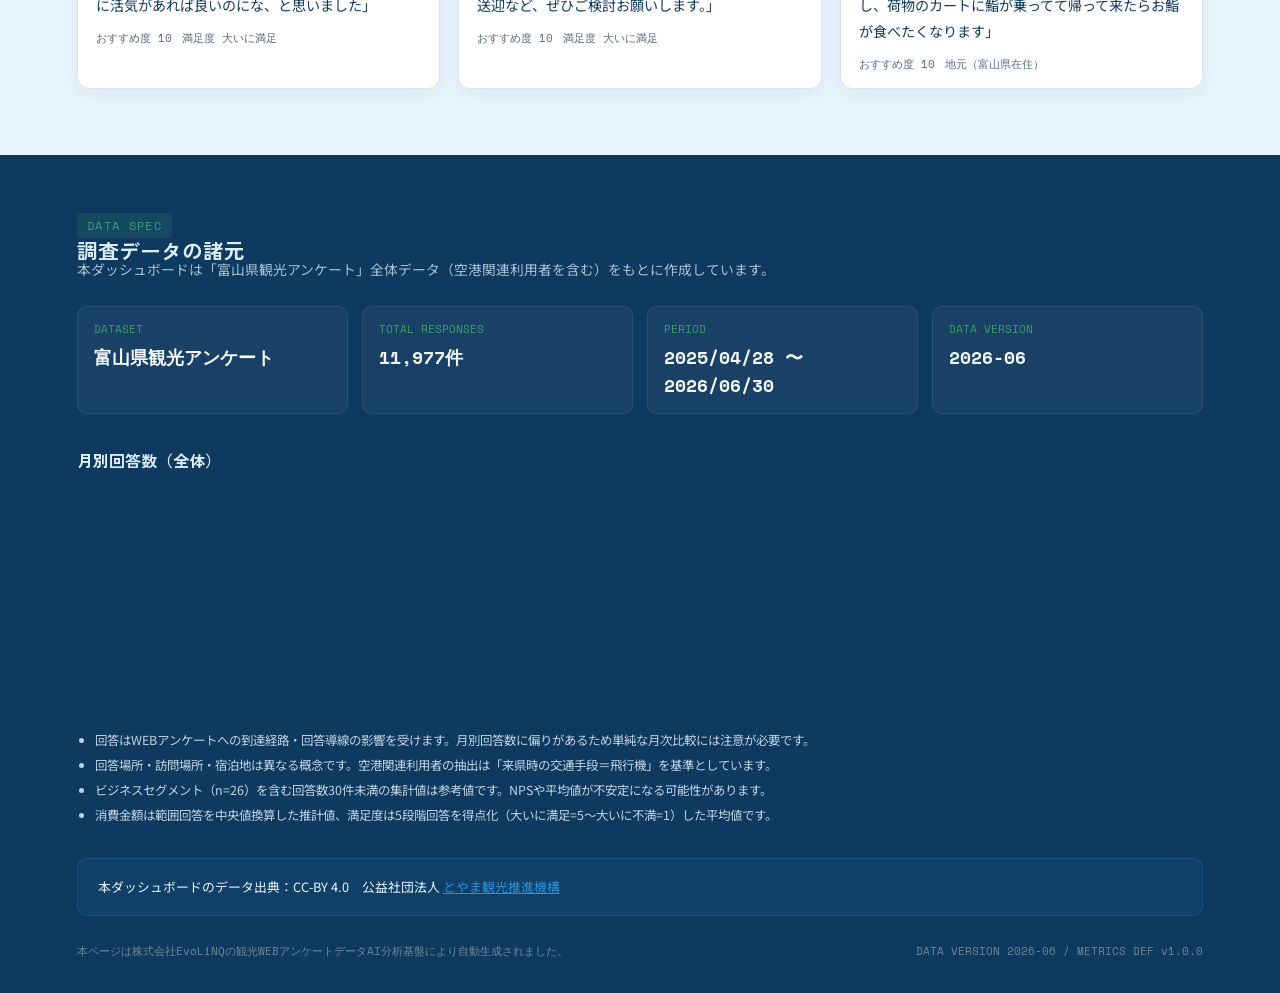
<file: survey.html>
<!DOCTYPE html>
<html lang="ja">
<head>
<meta charset="UTF-8">
<meta name="viewport" content="width=device-width, initial-scale=1.0">
<!-- Google Analytics (production hostname only) -->
<script>
  (function () {
    var GA_MEASUREMENT_ID = 'G-0SFK86LPGH';
    var ALLOWED_HOSTNAMES = {
      'codefortoyama.github.io': true
    };

    if (!ALLOWED_HOSTNAMES[window.location.hostname]) {
      return;
    }

    var gaScript = document.createElement('script');
    gaScript.async = true;
    gaScript.src = 'https://www.googletagmanager.com/gtag/js?id=' + GA_MEASUREMENT_ID;
    document.head.appendChild(gaScript);

    window.dataLayer = window.dataLayer || [];
    window.gtag = window.gtag || function () { window.dataLayer.push(arguments); };
    window.gtag('js', new Date());
    window.gtag('config', GA_MEASUREMENT_ID);
  })();
</script>
<title>富山空港 × 観光アンケート ダッシュボード | 富山空港の旅客プロファイル（調査当時：きときと空港）</title>
<meta name="description" content="富山県観光アンケートより、飛行機で来県した富山空港利用者340件を全体と比較分析。消費額・満足度・NPS・訪問目的などの違いをダッシュボードで可視化しました。">
<meta name="keywords" content="富山空港 アンケート分析,富山空港 利用者データ,富山県観光アンケート,富山空港 満足度 NPS,富山空港 出張 観光 比較,富山空港 旅客 消費額">
<link rel="canonical" href="https://codefortoyama.github.io/kitekite/survey.html">
<meta property="og:type" content="website">
<meta property="og:site_name" content="富山きてきて空港">
<meta property="og:title" content="富山空港 × 観光アンケート ダッシュボード | 富山空港の旅客プロファイル（調査当時：きときと空港）">
<meta property="og:description" content="富山県観光アンケートより、飛行機で来県した富山空港利用者340件を全体と比較分析。消費額・満足度・NPS・訪問目的などの違いをダッシュボードで可視化しました。">
<meta property="og:url" content="https://codefortoyama.github.io/kitekite/survey.html">
<meta property="og:image" content="https://codefortoyama.github.io/kitekite/ogp.png">
<meta property="og:locale" content="ja_JP">
<meta name="twitter:card" content="summary_large_image">
<meta name="twitter:title" content="富山空港 × 観光アンケート ダッシュボード | 富山空港の旅客プロファイル（調査当時：きときと空港）">
<meta name="twitter:description" content="飛行機で来県した富山空港利用者340件を全体と比較。消費額・満足度・NPS・訪問目的などの違いを可視化しました。">
<link rel="icon" href="data:image/svg+xml,%3Csvg xmlns='http://www.w3.org/2000/svg' viewBox='0 0 100 100'%3E%3Crect width='100' height='100' rx='20' fill='%232b8fd6'/%3E%3Ctext x='50' y='68' font-size='52' text-anchor='middle'%3E%E2%9C%88%EF%B8%8F%3C/text%3E%3C/svg%3E">
<link rel="preconnect" href="https://fonts.googleapis.com">
<link href="https://fonts.googleapis.com/css2?family=Big+Shoulders+Display:wght@600;700;800&family=Zen+Kaku+Gothic+New:wght@500;700;900&family=Noto+Sans+JP:wght@400;500;600;700&family=Space+Mono:wght@400;700&display=swap" rel="stylesheet">
<script>
/*!
 * Chart.js v4.4.4
 * https://www.chartjs.org
 * (c) 2024 Chart.js Contributors
 * Released under the MIT License
 */
!function(t,e){"object"==typeof exports&&"undefined"!=typeof module?module.exports=e():"function"==typeof define&&define.amd?define(e):(t="undefined"!=typeof globalThis?globalThis:t||self).Chart=e()}(this,(function(){"use strict";var t=Object.freeze({__proto__:null,get Colors(){return Go},get Decimation(){return Qo},get Filler(){return ma},get Legend(){return ya},get SubTitle(){return ka},get Title(){return Ma},get Tooltip(){return Ba}});function e(){}const i=(()=>{let t=0;return()=>t++})();function s(t){return null==t}function n(t){if(Array.isArray&&Array.isArray(t))return!0;const e=Object.prototype.toString.call(t);return"[object"===e.slice(0,7)&&"Array]"===e.slice(-6)}function o(t){return null!==t&&"[object Object]"===Object.prototype.toString.call(t)}function a(t){return("number"==typeof t||t instanceof Number)&&isFinite(+t)}function r(t,e){return a(t)?t:e}function l(t,e){return void 0===t?e:t}const h=(t,e)=>"string"==typeof t&&t.endsWith("%")?parseFloat(t)/100:+t/e,c=(t,e)=>"string"==typeof t&&t.endsWith("%")?parseFloat(t)/100*e:+t;function d(t,e,i){if(t&&"function"==typeof t.call)return t.apply(i,e)}function u(t,e,i,s){let a,r,l;if(n(t))if(r=t.length,s)for(a=r-1;a>=0;a--)e.call(i,t[a],a);else for(a=0;a<r;a++)e.call(i,t[a],a);else if(o(t))for(l=Object.keys(t),r=l.length,a=0;a<r;a++)e.call(i,t[l[a]],l[a])}function f(t,e){let i,s,n,o;if(!t||!e||t.length!==e.length)return!1;for(i=0,s=t.length;i<s;++i)if(n=t[i],o=e[i],n.datasetIndex!==o.datasetIndex||n.index!==o.index)return!1;return!0}function g(t){if(n(t))return t.map(g);if(o(t)){const e=Object.create(null),i=Object.keys(t),s=i.length;let n=0;for(;n<s;++n)e[i[n]]=g(t[i[n]]);return e}return t}function p(t){return-1===["__proto__","prototype","constructor"].indexOf(t)}function m(t,e,i,s){if(!p(t))return;const n=e[t],a=i[t];o(n)&&o(a)?x(n,a,s):e[t]=g(a)}function x(t,e,i){const s=n(e)?e:[e],a=s.length;if(!o(t))return t;const r=(i=i||{}).merger||m;let l;for(let e=0;e<a;++e){if(l=s[e],!o(l))continue;const n=Object.keys(l);for(let e=0,s=n.length;e<s;++e)r(n[e],t,l,i)}return t}function b(t,e){return x(t,e,{merger:_})}function _(t,e,i){if(!p(t))return;const s=e[t],n=i[t];o(s)&&o(n)?b(s,n):Object.prototype.hasOwnProperty.call(e,t)||(e[t]=g(n))}const y={"":t=>t,x:t=>t.x,y:t=>t.y};function v(t){const e=t.split("."),i=[];let s="";for(const t of e)s+=t,s.endsWith("\\")?s=s.slice(0,-1)+".":(i.push(s),s="");return i}function M(t,e){const i=y[e]||(y[e]=function(t){const e=v(t);return t=>{for(const i of e){if(""===i)break;t=t&&t[i]}return t}}(e));return i(t)}function w(t){return t.charAt(0).toUpperCase()+t.slice(1)}const k=t=>void 0!==t,S=t=>"function"==typeof t,P=(t,e)=>{if(t.size!==e.size)return!1;for(const i of t)if(!e.has(i))return!1;return!0};function D(t){return"mouseup"===t.type||"click"===t.type||"contextmenu"===t.type}const C=Math.PI,O=2*C,A=O+C,T=Number.POSITIVE_INFINITY,L=C/180,E=C/2,R=C/4,I=2*C/3,z=Math.log10,F=Math.sign;function V(t,e,i){return Math.abs(t-e)<i}function B(t){const e=Math.round(t);t=V(t,e,t/1e3)?e:t;const i=Math.pow(10,Math.floor(z(t))),s=t/i;return(s<=1?1:s<=2?2:s<=5?5:10)*i}function W(t){const e=[],i=Math.sqrt(t);let s;for(s=1;s<i;s++)t%s==0&&(e.push(s),e.push(t/s));return i===(0|i)&&e.push(i),e.sort(((t,e)=>t-e)).pop(),e}function N(t){return!isNaN(parseFloat(t))&&isFinite(t)}function H(t,e){const i=Math.round(t);return i-e<=t&&i+e>=t}function j(t,e,i){let s,n,o;for(s=0,n=t.length;s<n;s++)o=t[s][i],isNaN(o)||(e.min=Math.min(e.min,o),e.max=Math.max(e.max,o))}function $(t){return t*(C/180)}function Y(t){return t*(180/C)}function U(t){if(!a(t))return;let e=1,i=0;for(;Math.round(t*e)/e!==t;)e*=10,i++;return i}function X(t,e){const i=e.x-t.x,s=e.y-t.y,n=Math.sqrt(i*i+s*s);let o=Math.atan2(s,i);return o<-.5*C&&(o+=O),{angle:o,distance:n}}function q(t,e){return Math.sqrt(Math.pow(e.x-t.x,2)+Math.pow(e.y-t.y,2))}function K(t,e){return(t-e+A)%O-C}function G(t){return(t%O+O)%O}function Z(t,e,i,s){const n=G(t),o=G(e),a=G(i),r=G(o-n),l=G(a-n),h=G(n-o),c=G(n-a);return n===o||n===a||s&&o===a||r>l&&h<c}function J(t,e,i){return Math.max(e,Math.min(i,t))}function Q(t){return J(t,-32768,32767)}function tt(t,e,i,s=1e-6){return t>=Math.min(e,i)-s&&t<=Math.max(e,i)+s}function et(t,e,i){i=i||(i=>t[i]<e);let s,n=t.length-1,o=0;for(;n-o>1;)s=o+n>>1,i(s)?o=s:n=s;return{lo:o,hi:n}}const it=(t,e,i,s)=>et(t,i,s?s=>{const n=t[s][e];return n<i||n===i&&t[s+1][e]===i}:s=>t[s][e]<i),st=(t,e,i)=>et(t,i,(s=>t[s][e]>=i));function nt(t,e,i){let s=0,n=t.length;for(;s<n&&t[s]<e;)s++;for(;n>s&&t[n-1]>i;)n--;return s>0||n<t.length?t.slice(s,n):t}const ot=["push","pop","shift","splice","unshift"];function at(t,e){t._chartjs?t._chartjs.listeners.push(e):(Object.defineProperty(t,"_chartjs",{configurable:!0,enumerable:!1,value:{listeners:[e]}}),ot.forEach((e=>{const i="_onData"+w(e),s=t[e];Object.defineProperty(t,e,{configurable:!0,enumerable:!1,value(...e){const n=s.apply(this,e);return t._chartjs.listeners.forEach((t=>{"function"==typeof t[i]&&t[i](...e)})),n}})})))}function rt(t,e){const i=t._chartjs;if(!i)return;const s=i.listeners,n=s.indexOf(e);-1!==n&&s.splice(n,1),s.length>0||(ot.forEach((e=>{delete t[e]})),delete t._chartjs)}function lt(t){const e=new Set(t);return e.size===t.length?t:Array.from(e)}const ht="undefined"==typeof window?function(t){return t()}:window.requestAnimationFrame;function ct(t,e){let i=[],s=!1;return function(...n){i=n,s||(s=!0,ht.call(window,(()=>{s=!1,t.apply(e,i)})))}}function dt(t,e){let i;return function(...s){return e?(clearTimeout(i),i=setTimeout(t,e,s)):t.apply(this,s),e}}const ut=t=>"start"===t?"left":"end"===t?"right":"center",ft=(t,e,i)=>"start"===t?e:"end"===t?i:(e+i)/2,gt=(t,e,i,s)=>t===(s?"left":"right")?i:"center"===t?(e+i)/2:e;function pt(t,e,i){const s=e.length;let n=0,o=s;if(t._sorted){const{iScale:a,_parsed:r}=t,l=a.axis,{min:h,max:c,minDefined:d,maxDefined:u}=a.getUserBounds();d&&(n=J(Math.min(it(r,l,h).lo,i?s:it(e,l,a.getPixelForValue(h)).lo),0,s-1)),o=u?J(Math.max(it(r,a.axis,c,!0).hi+1,i?0:it(e,l,a.getPixelForValue(c),!0).hi+1),n,s)-n:s-n}return{start:n,count:o}}function mt(t){const{xScale:e,yScale:i,_scaleRanges:s}=t,n={xmin:e.min,xmax:e.max,ymin:i.min,ymax:i.max};if(!s)return t._scaleRanges=n,!0;const o=s.xmin!==e.min||s.xmax!==e.max||s.ymin!==i.min||s.ymax!==i.max;return Object.assign(s,n),o}class xt{constructor(){this._request=null,this._charts=new Map,this._running=!1,this._lastDate=void 0}_notify(t,e,i,s){const n=e.listeners[s],o=e.duration;n.forEach((s=>s({chart:t,initial:e.initial,numSteps:o,currentStep:Math.min(i-e.start,o)})))}_refresh(){this._request||(this._running=!0,this._request=ht.call(window,(()=>{this._update(),this._request=null,this._running&&this._refresh()})))}_update(t=Date.now()){let e=0;this._charts.forEach(((i,s)=>{if(!i.running||!i.items.length)return;const n=i.items;let o,a=n.length-1,r=!1;for(;a>=0;--a)o=n[a],o._active?(o._total>i.duration&&(i.duration=o._total),o.tick(t),r=!0):(n[a]=n[n.length-1],n.pop());r&&(s.draw(),this._notify(s,i,t,"progress")),n.length||(i.running=!1,this._notify(s,i,t,"complete"),i.initial=!1),e+=n.length})),this._lastDate=t,0===e&&(this._running=!1)}_getAnims(t){const e=this._charts;let i=e.get(t);return i||(i={running:!1,initial:!0,items:[],listeners:{complete:[],progress:[]}},e.set(t,i)),i}listen(t,e,i){this._getAnims(t).listeners[e].push(i)}add(t,e){e&&e.length&&this._getAnims(t).items.push(...e)}has(t){return this._getAnims(t).items.length>0}start(t){const e=this._charts.get(t);e&&(e.running=!0,e.start=Date.now(),e.duration=e.items.reduce(((t,e)=>Math.max(t,e._duration)),0),this._refresh())}running(t){if(!this._running)return!1;const e=this._charts.get(t);return!!(e&&e.running&&e.items.length)}stop(t){const e=this._charts.get(t);if(!e||!e.items.length)return;const i=e.items;let s=i.length-1;for(;s>=0;--s)i[s].cancel();e.items=[],this._notify(t,e,Date.now(),"complete")}remove(t){return this._charts.delete(t)}}var bt=new xt;
/*!
 * @kurkle/color v0.3.2
 * https://github.com/kurkle/color#readme
 * (c) 2023 Jukka Kurkela
 * Released under the MIT License
 */function _t(t){return t+.5|0}const yt=(t,e,i)=>Math.max(Math.min(t,i),e);function vt(t){return yt(_t(2.55*t),0,255)}function Mt(t){return yt(_t(255*t),0,255)}function wt(t){return yt(_t(t/2.55)/100,0,1)}function kt(t){return yt(_t(100*t),0,100)}const St={0:0,1:1,2:2,3:3,4:4,5:5,6:6,7:7,8:8,9:9,A:10,B:11,C:12,D:13,E:14,F:15,a:10,b:11,c:12,d:13,e:14,f:15},Pt=[..."0123456789ABCDEF"],Dt=t=>Pt[15&t],Ct=t=>Pt[(240&t)>>4]+Pt[15&t],Ot=t=>(240&t)>>4==(15&t);function At(t){var e=(t=>Ot(t.r)&&Ot(t.g)&&Ot(t.b)&&Ot(t.a))(t)?Dt:Ct;return t?"#"+e(t.r)+e(t.g)+e(t.b)+((t,e)=>t<255?e(t):"")(t.a,e):void 0}const Tt=/^(hsla?|hwb|hsv)\(\s*([-+.e\d]+)(?:deg)?[\s,]+([-+.e\d]+)%[\s,]+([-+.e\d]+)%(?:[\s,]+([-+.e\d]+)(%)?)?\s*\)$/;function Lt(t,e,i){const s=e*Math.min(i,1-i),n=(e,n=(e+t/30)%12)=>i-s*Math.max(Math.min(n-3,9-n,1),-1);return[n(0),n(8),n(4)]}function Et(t,e,i){const s=(s,n=(s+t/60)%6)=>i-i*e*Math.max(Math.min(n,4-n,1),0);return[s(5),s(3),s(1)]}function Rt(t,e,i){const s=Lt(t,1,.5);let n;for(e+i>1&&(n=1/(e+i),e*=n,i*=n),n=0;n<3;n++)s[n]*=1-e-i,s[n]+=e;return s}function It(t){const e=t.r/255,i=t.g/255,s=t.b/255,n=Math.max(e,i,s),o=Math.min(e,i,s),a=(n+o)/2;let r,l,h;return n!==o&&(h=n-o,l=a>.5?h/(2-n-o):h/(n+o),r=function(t,e,i,s,n){return t===n?(e-i)/s+(e<i?6:0):e===n?(i-t)/s+2:(t-e)/s+4}(e,i,s,h,n),r=60*r+.5),[0|r,l||0,a]}function zt(t,e,i,s){return(Array.isArray(e)?t(e[0],e[1],e[2]):t(e,i,s)).map(Mt)}function Ft(t,e,i){return zt(Lt,t,e,i)}function Vt(t){return(t%360+360)%360}function Bt(t){const e=Tt.exec(t);let i,s=255;if(!e)return;e[5]!==i&&(s=e[6]?vt(+e[5]):Mt(+e[5]));const n=Vt(+e[2]),o=+e[3]/100,a=+e[4]/100;return i="hwb"===e[1]?function(t,e,i){return zt(Rt,t,e,i)}(n,o,a):"hsv"===e[1]?function(t,e,i){return zt(Et,t,e,i)}(n,o,a):Ft(n,o,a),{r:i[0],g:i[1],b:i[2],a:s}}const Wt={x:"dark",Z:"light",Y:"re",X:"blu",W:"gr",V:"medium",U:"slate",A:"ee",T:"ol",S:"or",B:"ra",C:"lateg",D:"ights",R:"in",Q:"turquois",E:"hi",P:"ro",O:"al",N:"le",M:"de",L:"yello",F:"en",K:"ch",G:"arks",H:"ea",I:"ightg",J:"wh"},Nt={OiceXe:"f0f8ff",antiquewEte:"faebd7",aqua:"ffff",aquamarRe:"7fffd4",azuY:"f0ffff",beige:"f5f5dc",bisque:"ffe4c4",black:"0",blanKedOmond:"ffebcd",Xe:"ff",XeviTet:"8a2be2",bPwn:"a52a2a",burlywood:"deb887",caMtXe:"5f9ea0",KartYuse:"7fff00",KocTate:"d2691e",cSO:"ff7f50",cSnflowerXe:"6495ed",cSnsilk:"fff8dc",crimson:"dc143c",cyan:"ffff",xXe:"8b",xcyan:"8b8b",xgTMnPd:"b8860b",xWay:"a9a9a9",xgYF:"6400",xgYy:"a9a9a9",xkhaki:"bdb76b",xmagFta:"8b008b",xTivegYF:"556b2f",xSange:"ff8c00",xScEd:"9932cc",xYd:"8b0000",xsOmon:"e9967a",xsHgYF:"8fbc8f",xUXe:"483d8b",xUWay:"2f4f4f",xUgYy:"2f4f4f",xQe:"ced1",xviTet:"9400d3",dAppRk:"ff1493",dApskyXe:"bfff",dimWay:"696969",dimgYy:"696969",dodgerXe:"1e90ff",fiYbrick:"b22222",flSOwEte:"fffaf0",foYstWAn:"228b22",fuKsia:"ff00ff",gaRsbSo:"dcdcdc",ghostwEte:"f8f8ff",gTd:"ffd700",gTMnPd:"daa520",Way:"808080",gYF:"8000",gYFLw:"adff2f",gYy:"808080",honeyMw:"f0fff0",hotpRk:"ff69b4",RdianYd:"cd5c5c",Rdigo:"4b0082",ivSy:"fffff0",khaki:"f0e68c",lavFMr:"e6e6fa",lavFMrXsh:"fff0f5",lawngYF:"7cfc00",NmoncEffon:"fffacd",ZXe:"add8e6",ZcSO:"f08080",Zcyan:"e0ffff",ZgTMnPdLw:"fafad2",ZWay:"d3d3d3",ZgYF:"90ee90",ZgYy:"d3d3d3",ZpRk:"ffb6c1",ZsOmon:"ffa07a",ZsHgYF:"20b2aa",ZskyXe:"87cefa",ZUWay:"778899",ZUgYy:"778899",ZstAlXe:"b0c4de",ZLw:"ffffe0",lime:"ff00",limegYF:"32cd32",lRF:"faf0e6",magFta:"ff00ff",maPon:"800000",VaquamarRe:"66cdaa",VXe:"cd",VScEd:"ba55d3",VpurpN:"9370db",VsHgYF:"3cb371",VUXe:"7b68ee",VsprRggYF:"fa9a",VQe:"48d1cc",VviTetYd:"c71585",midnightXe:"191970",mRtcYam:"f5fffa",mistyPse:"ffe4e1",moccasR:"ffe4b5",navajowEte:"ffdead",navy:"80",Tdlace:"fdf5e6",Tive:"808000",TivedBb:"6b8e23",Sange:"ffa500",SangeYd:"ff4500",ScEd:"da70d6",pOegTMnPd:"eee8aa",pOegYF:"98fb98",pOeQe:"afeeee",pOeviTetYd:"db7093",papayawEp:"ffefd5",pHKpuff:"ffdab9",peru:"cd853f",pRk:"ffc0cb",plum:"dda0dd",powMrXe:"b0e0e6",purpN:"800080",YbeccapurpN:"663399",Yd:"ff0000",Psybrown:"bc8f8f",PyOXe:"4169e1",saddNbPwn:"8b4513",sOmon:"fa8072",sandybPwn:"f4a460",sHgYF:"2e8b57",sHshell:"fff5ee",siFna:"a0522d",silver:"c0c0c0",skyXe:"87ceeb",UXe:"6a5acd",UWay:"708090",UgYy:"708090",snow:"fffafa",sprRggYF:"ff7f",stAlXe:"4682b4",tan:"d2b48c",teO:"8080",tEstN:"d8bfd8",tomato:"ff6347",Qe:"40e0d0",viTet:"ee82ee",JHt:"f5deb3",wEte:"ffffff",wEtesmoke:"f5f5f5",Lw:"ffff00",LwgYF:"9acd32"};let Ht;function jt(t){Ht||(Ht=function(){const t={},e=Object.keys(Nt),i=Object.keys(Wt);let s,n,o,a,r;for(s=0;s<e.length;s++){for(a=r=e[s],n=0;n<i.length;n++)o=i[n],r=r.replace(o,Wt[o]);o=parseInt(Nt[a],16),t[r]=[o>>16&255,o>>8&255,255&o]}return t}(),Ht.transparent=[0,0,0,0]);const e=Ht[t.toLowerCase()];return e&&{r:e[0],g:e[1],b:e[2],a:4===e.length?e[3]:255}}const $t=/^rgba?\(\s*([-+.\d]+)(%)?[\s,]+([-+.e\d]+)(%)?[\s,]+([-+.e\d]+)(%)?(?:[\s,/]+([-+.e\d]+)(%)?)?\s*\)$/;const Yt=t=>t<=.0031308?12.92*t:1.055*Math.pow(t,1/2.4)-.055,Ut=t=>t<=.04045?t/12.92:Math.pow((t+.055)/1.055,2.4);function Xt(t,e,i){if(t){let s=It(t);s[e]=Math.max(0,Math.min(s[e]+s[e]*i,0===e?360:1)),s=Ft(s),t.r=s[0],t.g=s[1],t.b=s[2]}}function qt(t,e){return t?Object.assign(e||{},t):t}function Kt(t){var e={r:0,g:0,b:0,a:255};return Array.isArray(t)?t.length>=3&&(e={r:t[0],g:t[1],b:t[2],a:255},t.length>3&&(e.a=Mt(t[3]))):(e=qt(t,{r:0,g:0,b:0,a:1})).a=Mt(e.a),e}function Gt(t){return"r"===t.charAt(0)?function(t){const e=$t.exec(t);let i,s,n,o=255;if(e){if(e[7]!==i){const t=+e[7];o=e[8]?vt(t):yt(255*t,0,255)}return i=+e[1],s=+e[3],n=+e[5],i=255&(e[2]?vt(i):yt(i,0,255)),s=255&(e[4]?vt(s):yt(s,0,255)),n=255&(e[6]?vt(n):yt(n,0,255)),{r:i,g:s,b:n,a:o}}}(t):Bt(t)}class Zt{constructor(t){if(t instanceof Zt)return t;const e=typeof t;let i;var s,n,o;"object"===e?i=Kt(t):"string"===e&&(o=(s=t).length,"#"===s[0]&&(4===o||5===o?n={r:255&17*St[s[1]],g:255&17*St[s[2]],b:255&17*St[s[3]],a:5===o?17*St[s[4]]:255}:7!==o&&9!==o||(n={r:St[s[1]]<<4|St[s[2]],g:St[s[3]]<<4|St[s[4]],b:St[s[5]]<<4|St[s[6]],a:9===o?St[s[7]]<<4|St[s[8]]:255})),i=n||jt(t)||Gt(t)),this._rgb=i,this._valid=!!i}get valid(){return this._valid}get rgb(){var t=qt(this._rgb);return t&&(t.a=wt(t.a)),t}set rgb(t){this._rgb=Kt(t)}rgbString(){return this._valid?(t=this._rgb)&&(t.a<255?`rgba(${t.r}, ${t.g}, ${t.b}, ${wt(t.a)})`:`rgb(${t.r}, ${t.g}, ${t.b})`):void 0;var t}hexString(){return this._valid?At(this._rgb):void 0}hslString(){return this._valid?function(t){if(!t)return;const e=It(t),i=e[0],s=kt(e[1]),n=kt(e[2]);return t.a<255?`hsla(${i}, ${s}%, ${n}%, ${wt(t.a)})`:`hsl(${i}, ${s}%, ${n}%)`}(this._rgb):void 0}mix(t,e){if(t){const i=this.rgb,s=t.rgb;let n;const o=e===n?.5:e,a=2*o-1,r=i.a-s.a,l=((a*r==-1?a:(a+r)/(1+a*r))+1)/2;n=1-l,i.r=255&l*i.r+n*s.r+.5,i.g=255&l*i.g+n*s.g+.5,i.b=255&l*i.b+n*s.b+.5,i.a=o*i.a+(1-o)*s.a,this.rgb=i}return this}interpolate(t,e){return t&&(this._rgb=function(t,e,i){const s=Ut(wt(t.r)),n=Ut(wt(t.g)),o=Ut(wt(t.b));return{r:Mt(Yt(s+i*(Ut(wt(e.r))-s))),g:Mt(Yt(n+i*(Ut(wt(e.g))-n))),b:Mt(Yt(o+i*(Ut(wt(e.b))-o))),a:t.a+i*(e.a-t.a)}}(this._rgb,t._rgb,e)),this}clone(){return new Zt(this.rgb)}alpha(t){return this._rgb.a=Mt(t),this}clearer(t){return this._rgb.a*=1-t,this}greyscale(){const t=this._rgb,e=_t(.3*t.r+.59*t.g+.11*t.b);return t.r=t.g=t.b=e,this}opaquer(t){return this._rgb.a*=1+t,this}negate(){const t=this._rgb;return t.r=255-t.r,t.g=255-t.g,t.b=255-t.b,this}lighten(t){return Xt(this._rgb,2,t),this}darken(t){return Xt(this._rgb,2,-t),this}saturate(t){return Xt(this._rgb,1,t),this}desaturate(t){return Xt(this._rgb,1,-t),this}rotate(t){return function(t,e){var i=It(t);i[0]=Vt(i[0]+e),i=Ft(i),t.r=i[0],t.g=i[1],t.b=i[2]}(this._rgb,t),this}}function Jt(t){if(t&&"object"==typeof t){const e=t.toString();return"[object CanvasPattern]"===e||"[object CanvasGradient]"===e}return!1}function Qt(t){return Jt(t)?t:new Zt(t)}function te(t){return Jt(t)?t:new Zt(t).saturate(.5).darken(.1).hexString()}const ee=["x","y","borderWidth","radius","tension"],ie=["color","borderColor","backgroundColor"];const se=new Map;function ne(t,e,i){return function(t,e){e=e||{};const i=t+JSON.stringify(e);let s=se.get(i);return s||(s=new Intl.NumberFormat(t,e),se.set(i,s)),s}(e,i).format(t)}const oe={values:t=>n(t)?t:""+t,numeric(t,e,i){if(0===t)return"0";const s=this.chart.options.locale;let n,o=t;if(i.length>1){const e=Math.max(Math.abs(i[0].value),Math.abs(i[i.length-1].value));(e<1e-4||e>1e15)&&(n="scientific"),o=function(t,e){let i=e.length>3?e[2].value-e[1].value:e[1].value-e[0].value;Math.abs(i)>=1&&t!==Math.floor(t)&&(i=t-Math.floor(t));return i}(t,i)}const a=z(Math.abs(o)),r=isNaN(a)?1:Math.max(Math.min(-1*Math.floor(a),20),0),l={notation:n,minimumFractionDigits:r,maximumFractionDigits:r};return Object.assign(l,this.options.ticks.format),ne(t,s,l)},logarithmic(t,e,i){if(0===t)return"0";const s=i[e].significand||t/Math.pow(10,Math.floor(z(t)));return[1,2,3,5,10,15].includes(s)||e>.8*i.length?oe.numeric.call(this,t,e,i):""}};var ae={formatters:oe};const re=Object.create(null),le=Object.create(null);function he(t,e){if(!e)return t;const i=e.split(".");for(let e=0,s=i.length;e<s;++e){const s=i[e];t=t[s]||(t[s]=Object.create(null))}return t}function ce(t,e,i){return"string"==typeof e?x(he(t,e),i):x(he(t,""),e)}class de{constructor(t,e){this.animation=void 0,this.backgroundColor="rgba(0,0,0,0.1)",this.borderColor="rgba(0,0,0,0.1)",this.color="#666",this.datasets={},this.devicePixelRatio=t=>t.chart.platform.getDevicePixelRatio(),this.elements={},this.events=["mousemove","mouseout","click","touchstart","touchmove"],this.font={family:"'Helvetica Neue', 'Helvetica', 'Arial', sans-serif",size:12,style:"normal",lineHeight:1.2,weight:null},this.hover={},this.hoverBackgroundColor=(t,e)=>te(e.backgroundColor),this.hoverBorderColor=(t,e)=>te(e.borderColor),this.hoverColor=(t,e)=>te(e.color),this.indexAxis="x",this.interaction={mode:"nearest",intersect:!0,includeInvisible:!1},this.maintainAspectRatio=!0,this.onHover=null,this.onClick=null,this.parsing=!0,this.plugins={},this.responsive=!0,this.scale=void 0,this.scales={},this.showLine=!0,this.drawActiveElementsOnTop=!0,this.describe(t),this.apply(e)}set(t,e){return ce(this,t,e)}get(t){return he(this,t)}describe(t,e){return ce(le,t,e)}override(t,e){return ce(re,t,e)}route(t,e,i,s){const n=he(this,t),a=he(this,i),r="_"+e;Object.defineProperties(n,{[r]:{value:n[e],writable:!0},[e]:{enumerable:!0,get(){const t=this[r],e=a[s];return o(t)?Object.assign({},e,t):l(t,e)},set(t){this[r]=t}}})}apply(t){t.forEach((t=>t(this)))}}var ue=new de({_scriptable:t=>!t.startsWith("on"),_indexable:t=>"events"!==t,hover:{_fallback:"interaction"},interaction:{_scriptable:!1,_indexable:!1}},[function(t){t.set("animation",{delay:void 0,duration:1e3,easing:"easeOutQuart",fn:void 0,from:void 0,loop:void 0,to:void 0,type:void 0}),t.describe("animation",{_fallback:!1,_indexable:!1,_scriptable:t=>"onProgress"!==t&&"onComplete"!==t&&"fn"!==t}),t.set("animations",{colors:{type:"color",properties:ie},numbers:{type:"number",properties:ee}}),t.describe("animations",{_fallback:"animation"}),t.set("transitions",{active:{animation:{duration:400}},resize:{animation:{duration:0}},show:{animations:{colors:{from:"transparent"},visible:{type:"boolean",duration:0}}},hide:{animations:{colors:{to:"transparent"},visible:{type:"boolean",easing:"linear",fn:t=>0|t}}}})},function(t){t.set("layout",{autoPadding:!0,padding:{top:0,right:0,bottom:0,left:0}})},function(t){t.set("scale",{display:!0,offset:!1,reverse:!1,beginAtZero:!1,bounds:"ticks",clip:!0,grace:0,grid:{display:!0,lineWidth:1,drawOnChartArea:!0,drawTicks:!0,tickLength:8,tickWidth:(t,e)=>e.lineWidth,tickColor:(t,e)=>e.color,offset:!1},border:{display:!0,dash:[],dashOffset:0,width:1},title:{display:!1,text:"",padding:{top:4,bottom:4}},ticks:{minRotation:0,maxRotation:50,mirror:!1,textStrokeWidth:0,textStrokeColor:"",padding:3,display:!0,autoSkip:!0,autoSkipPadding:3,labelOffset:0,callback:ae.formatters.values,minor:{},major:{},align:"center",crossAlign:"near",showLabelBackdrop:!1,backdropColor:"rgba(255, 255, 255, 0.75)",backdropPadding:2}}),t.route("scale.ticks","color","","color"),t.route("scale.grid","color","","borderColor"),t.route("scale.border","color","","borderColor"),t.route("scale.title","color","","color"),t.describe("scale",{_fallback:!1,_scriptable:t=>!t.startsWith("before")&&!t.startsWith("after")&&"callback"!==t&&"parser"!==t,_indexable:t=>"borderDash"!==t&&"tickBorderDash"!==t&&"dash"!==t}),t.describe("scales",{_fallback:"scale"}),t.describe("scale.ticks",{_scriptable:t=>"backdropPadding"!==t&&"callback"!==t,_indexable:t=>"backdropPadding"!==t})}]);function fe(){return"undefined"!=typeof window&&"undefined"!=typeof document}function ge(t){let e=t.parentNode;return e&&"[object ShadowRoot]"===e.toString()&&(e=e.host),e}function pe(t,e,i){let s;return"string"==typeof t?(s=parseInt(t,10),-1!==t.indexOf("%")&&(s=s/100*e.parentNode[i])):s=t,s}const me=t=>t.ownerDocument.defaultView.getComputedStyle(t,null);function xe(t,e){return me(t).getPropertyValue(e)}const be=["top","right","bottom","left"];function _e(t,e,i){const s={};i=i?"-"+i:"";for(let n=0;n<4;n++){const o=be[n];s[o]=parseFloat(t[e+"-"+o+i])||0}return s.width=s.left+s.right,s.height=s.top+s.bottom,s}const ye=(t,e,i)=>(t>0||e>0)&&(!i||!i.shadowRoot);function ve(t,e){if("native"in t)return t;const{canvas:i,currentDevicePixelRatio:s}=e,n=me(i),o="border-box"===n.boxSizing,a=_e(n,"padding"),r=_e(n,"border","width"),{x:l,y:h,box:c}=function(t,e){const i=t.touches,s=i&&i.length?i[0]:t,{offsetX:n,offsetY:o}=s;let a,r,l=!1;if(ye(n,o,t.target))a=n,r=o;else{const t=e.getBoundingClientRect();a=s.clientX-t.left,r=s.clientY-t.top,l=!0}return{x:a,y:r,box:l}}(t,i),d=a.left+(c&&r.left),u=a.top+(c&&r.top);let{width:f,height:g}=e;return o&&(f-=a.width+r.width,g-=a.height+r.height),{x:Math.round((l-d)/f*i.width/s),y:Math.round((h-u)/g*i.height/s)}}const Me=t=>Math.round(10*t)/10;function we(t,e,i,s){const n=me(t),o=_e(n,"margin"),a=pe(n.maxWidth,t,"clientWidth")||T,r=pe(n.maxHeight,t,"clientHeight")||T,l=function(t,e,i){let s,n;if(void 0===e||void 0===i){const o=t&&ge(t);if(o){const t=o.getBoundingClientRect(),a=me(o),r=_e(a,"border","width"),l=_e(a,"padding");e=t.width-l.width-r.width,i=t.height-l.height-r.height,s=pe(a.maxWidth,o,"clientWidth"),n=pe(a.maxHeight,o,"clientHeight")}else e=t.clientWidth,i=t.clientHeight}return{width:e,height:i,maxWidth:s||T,maxHeight:n||T}}(t,e,i);let{width:h,height:c}=l;if("content-box"===n.boxSizing){const t=_e(n,"border","width"),e=_e(n,"padding");h-=e.width+t.width,c-=e.height+t.height}h=Math.max(0,h-o.width),c=Math.max(0,s?h/s:c-o.height),h=Me(Math.min(h,a,l.maxWidth)),c=Me(Math.min(c,r,l.maxHeight)),h&&!c&&(c=Me(h/2));return(void 0!==e||void 0!==i)&&s&&l.height&&c>l.height&&(c=l.height,h=Me(Math.floor(c*s))),{width:h,height:c}}function ke(t,e,i){const s=e||1,n=Math.floor(t.height*s),o=Math.floor(t.width*s);t.height=Math.floor(t.height),t.width=Math.floor(t.width);const a=t.canvas;return a.style&&(i||!a.style.height&&!a.style.width)&&(a.style.height=`${t.height}px`,a.style.width=`${t.width}px`),(t.currentDevicePixelRatio!==s||a.height!==n||a.width!==o)&&(t.currentDevicePixelRatio=s,a.height=n,a.width=o,t.ctx.setTransform(s,0,0,s,0,0),!0)}const Se=function(){let t=!1;try{const e={get passive(){return t=!0,!1}};fe()&&(window.addEventListener("test",null,e),window.removeEventListener("test",null,e))}catch(t){}return t}();function Pe(t,e){const i=xe(t,e),s=i&&i.match(/^(\d+)(\.\d+)?px$/);return s?+s[1]:void 0}function De(t){return!t||s(t.size)||s(t.family)?null:(t.style?t.style+" ":"")+(t.weight?t.weight+" ":"")+t.size+"px "+t.family}function Ce(t,e,i,s,n){let o=e[n];return o||(o=e[n]=t.measureText(n).width,i.push(n)),o>s&&(s=o),s}function Oe(t,e,i,s){let o=(s=s||{}).data=s.data||{},a=s.garbageCollect=s.garbageCollect||[];s.font!==e&&(o=s.data={},a=s.garbageCollect=[],s.font=e),t.save(),t.font=e;let r=0;const l=i.length;let h,c,d,u,f;for(h=0;h<l;h++)if(u=i[h],null==u||n(u)){if(n(u))for(c=0,d=u.length;c<d;c++)f=u[c],null==f||n(f)||(r=Ce(t,o,a,r,f))}else r=Ce(t,o,a,r,u);t.restore();const g=a.length/2;if(g>i.length){for(h=0;h<g;h++)delete o[a[h]];a.splice(0,g)}return r}function Ae(t,e,i){const s=t.currentDevicePixelRatio,n=0!==i?Math.max(i/2,.5):0;return Math.round((e-n)*s)/s+n}function Te(t,e){(e||t)&&((e=e||t.getContext("2d")).save(),e.resetTransform(),e.clearRect(0,0,t.width,t.height),e.restore())}function Le(t,e,i,s){Ee(t,e,i,s,null)}function Ee(t,e,i,s,n){let o,a,r,l,h,c,d,u;const f=e.pointStyle,g=e.rotation,p=e.radius;let m=(g||0)*L;if(f&&"object"==typeof f&&(o=f.toString(),"[object HTMLImageElement]"===o||"[object HTMLCanvasElement]"===o))return t.save(),t.translate(i,s),t.rotate(m),t.drawImage(f,-f.width/2,-f.height/2,f.width,f.height),void t.restore();if(!(isNaN(p)||p<=0)){switch(t.beginPath(),f){default:n?t.ellipse(i,s,n/2,p,0,0,O):t.arc(i,s,p,0,O),t.closePath();break;case"triangle":c=n?n/2:p,t.moveTo(i+Math.sin(m)*c,s-Math.cos(m)*p),m+=I,t.lineTo(i+Math.sin(m)*c,s-Math.cos(m)*p),m+=I,t.lineTo(i+Math.sin(m)*c,s-Math.cos(m)*p),t.closePath();break;case"rectRounded":h=.516*p,l=p-h,a=Math.cos(m+R)*l,d=Math.cos(m+R)*(n?n/2-h:l),r=Math.sin(m+R)*l,u=Math.sin(m+R)*(n?n/2-h:l),t.arc(i-d,s-r,h,m-C,m-E),t.arc(i+u,s-a,h,m-E,m),t.arc(i+d,s+r,h,m,m+E),t.arc(i-u,s+a,h,m+E,m+C),t.closePath();break;case"rect":if(!g){l=Math.SQRT1_2*p,c=n?n/2:l,t.rect(i-c,s-l,2*c,2*l);break}m+=R;case"rectRot":d=Math.cos(m)*(n?n/2:p),a=Math.cos(m)*p,r=Math.sin(m)*p,u=Math.sin(m)*(n?n/2:p),t.moveTo(i-d,s-r),t.lineTo(i+u,s-a),t.lineTo(i+d,s+r),t.lineTo(i-u,s+a),t.closePath();break;case"crossRot":m+=R;case"cross":d=Math.cos(m)*(n?n/2:p),a=Math.cos(m)*p,r=Math.sin(m)*p,u=Math.sin(m)*(n?n/2:p),t.moveTo(i-d,s-r),t.lineTo(i+d,s+r),t.moveTo(i+u,s-a),t.lineTo(i-u,s+a);break;case"star":d=Math.cos(m)*(n?n/2:p),a=Math.cos(m)*p,r=Math.sin(m)*p,u=Math.sin(m)*(n?n/2:p),t.moveTo(i-d,s-r),t.lineTo(i+d,s+r),t.moveTo(i+u,s-a),t.lineTo(i-u,s+a),m+=R,d=Math.cos(m)*(n?n/2:p),a=Math.cos(m)*p,r=Math.sin(m)*p,u=Math.sin(m)*(n?n/2:p),t.moveTo(i-d,s-r),t.lineTo(i+d,s+r),t.moveTo(i+u,s-a),t.lineTo(i-u,s+a);break;case"line":a=n?n/2:Math.cos(m)*p,r=Math.sin(m)*p,t.moveTo(i-a,s-r),t.lineTo(i+a,s+r);break;case"dash":t.moveTo(i,s),t.lineTo(i+Math.cos(m)*(n?n/2:p),s+Math.sin(m)*p);break;case!1:t.closePath()}t.fill(),e.borderWidth>0&&t.stroke()}}function Re(t,e,i){return i=i||.5,!e||t&&t.x>e.left-i&&t.x<e.right+i&&t.y>e.top-i&&t.y<e.bottom+i}function Ie(t,e){t.save(),t.beginPath(),t.rect(e.left,e.top,e.right-e.left,e.bottom-e.top),t.clip()}function ze(t){t.restore()}function Fe(t,e,i,s,n){if(!e)return t.lineTo(i.x,i.y);if("middle"===n){const s=(e.x+i.x)/2;t.lineTo(s,e.y),t.lineTo(s,i.y)}else"after"===n!=!!s?t.lineTo(e.x,i.y):t.lineTo(i.x,e.y);t.lineTo(i.x,i.y)}function Ve(t,e,i,s){if(!e)return t.lineTo(i.x,i.y);t.bezierCurveTo(s?e.cp1x:e.cp2x,s?e.cp1y:e.cp2y,s?i.cp2x:i.cp1x,s?i.cp2y:i.cp1y,i.x,i.y)}function Be(t,e,i,s,n){if(n.strikethrough||n.underline){const o=t.measureText(s),a=e-o.actualBoundingBoxLeft,r=e+o.actualBoundingBoxRight,l=i-o.actualBoundingBoxAscent,h=i+o.actualBoundingBoxDescent,c=n.strikethrough?(l+h)/2:h;t.strokeStyle=t.fillStyle,t.beginPath(),t.lineWidth=n.decorationWidth||2,t.moveTo(a,c),t.lineTo(r,c),t.stroke()}}function We(t,e){const i=t.fillStyle;t.fillStyle=e.color,t.fillRect(e.left,e.top,e.width,e.height),t.fillStyle=i}function Ne(t,e,i,o,a,r={}){const l=n(e)?e:[e],h=r.strokeWidth>0&&""!==r.strokeColor;let c,d;for(t.save(),t.font=a.string,function(t,e){e.translation&&t.translate(e.translation[0],e.translation[1]),s(e.rotation)||t.rotate(e.rotation),e.color&&(t.fillStyle=e.color),e.textAlign&&(t.textAlign=e.textAlign),e.textBaseline&&(t.textBaseline=e.textBaseline)}(t,r),c=0;c<l.length;++c)d=l[c],r.backdrop&&We(t,r.backdrop),h&&(r.strokeColor&&(t.strokeStyle=r.strokeColor),s(r.strokeWidth)||(t.lineWidth=r.strokeWidth),t.strokeText(d,i,o,r.maxWidth)),t.fillText(d,i,o,r.maxWidth),Be(t,i,o,d,r),o+=Number(a.lineHeight);t.restore()}function He(t,e){const{x:i,y:s,w:n,h:o,radius:a}=e;t.arc(i+a.topLeft,s+a.topLeft,a.topLeft,1.5*C,C,!0),t.lineTo(i,s+o-a.bottomLeft),t.arc(i+a.bottomLeft,s+o-a.bottomLeft,a.bottomLeft,C,E,!0),t.lineTo(i+n-a.bottomRight,s+o),t.arc(i+n-a.bottomRight,s+o-a.bottomRight,a.bottomRight,E,0,!0),t.lineTo(i+n,s+a.topRight),t.arc(i+n-a.topRight,s+a.topRight,a.topRight,0,-E,!0),t.lineTo(i+a.topLeft,s)}function je(t,e=[""],i,s,n=(()=>t[0])){const o=i||t;void 0===s&&(s=ti("_fallback",t));const a={[Symbol.toStringTag]:"Object",_cacheable:!0,_scopes:t,_rootScopes:o,_fallback:s,_getTarget:n,override:i=>je([i,...t],e,o,s)};return new Proxy(a,{deleteProperty:(e,i)=>(delete e[i],delete e._keys,delete t[0][i],!0),get:(i,s)=>qe(i,s,(()=>function(t,e,i,s){let n;for(const o of e)if(n=ti(Ue(o,t),i),void 0!==n)return Xe(t,n)?Je(i,s,t,n):n}(s,e,t,i))),getOwnPropertyDescriptor:(t,e)=>Reflect.getOwnPropertyDescriptor(t._scopes[0],e),getPrototypeOf:()=>Reflect.getPrototypeOf(t[0]),has:(t,e)=>ei(t).includes(e),ownKeys:t=>ei(t),set(t,e,i){const s=t._storage||(t._storage=n());return t[e]=s[e]=i,delete t._keys,!0}})}function $e(t,e,i,s){const a={_cacheable:!1,_proxy:t,_context:e,_subProxy:i,_stack:new Set,_descriptors:Ye(t,s),setContext:e=>$e(t,e,i,s),override:n=>$e(t.override(n),e,i,s)};return new Proxy(a,{deleteProperty:(e,i)=>(delete e[i],delete t[i],!0),get:(t,e,i)=>qe(t,e,(()=>function(t,e,i){const{_proxy:s,_context:a,_subProxy:r,_descriptors:l}=t;let h=s[e];S(h)&&l.isScriptable(e)&&(h=function(t,e,i,s){const{_proxy:n,_context:o,_subProxy:a,_stack:r}=i;if(r.has(t))throw new Error("Recursion detected: "+Array.from(r).join("->")+"->"+t);r.add(t);let l=e(o,a||s);r.delete(t),Xe(t,l)&&(l=Je(n._scopes,n,t,l));return l}(e,h,t,i));n(h)&&h.length&&(h=function(t,e,i,s){const{_proxy:n,_context:a,_subProxy:r,_descriptors:l}=i;if(void 0!==a.index&&s(t))return e[a.index%e.length];if(o(e[0])){const i=e,s=n._scopes.filter((t=>t!==i));e=[];for(const o of i){const i=Je(s,n,t,o);e.push($e(i,a,r&&r[t],l))}}return e}(e,h,t,l.isIndexable));Xe(e,h)&&(h=$e(h,a,r&&r[e],l));return h}(t,e,i))),getOwnPropertyDescriptor:(e,i)=>e._descriptors.allKeys?Reflect.has(t,i)?{enumerable:!0,configurable:!0}:void 0:Reflect.getOwnPropertyDescriptor(t,i),getPrototypeOf:()=>Reflect.getPrototypeOf(t),has:(e,i)=>Reflect.has(t,i),ownKeys:()=>Reflect.ownKeys(t),set:(e,i,s)=>(t[i]=s,delete e[i],!0)})}function Ye(t,e={scriptable:!0,indexable:!0}){const{_scriptable:i=e.scriptable,_indexable:s=e.indexable,_allKeys:n=e.allKeys}=t;return{allKeys:n,scriptable:i,indexable:s,isScriptable:S(i)?i:()=>i,isIndexable:S(s)?s:()=>s}}const Ue=(t,e)=>t?t+w(e):e,Xe=(t,e)=>o(e)&&"adapters"!==t&&(null===Object.getPrototypeOf(e)||e.constructor===Object);function qe(t,e,i){if(Object.prototype.hasOwnProperty.call(t,e)||"constructor"===e)return t[e];const s=i();return t[e]=s,s}function Ke(t,e,i){return S(t)?t(e,i):t}const Ge=(t,e)=>!0===t?e:"string"==typeof t?M(e,t):void 0;function Ze(t,e,i,s,n){for(const o of e){const e=Ge(i,o);if(e){t.add(e);const o=Ke(e._fallback,i,n);if(void 0!==o&&o!==i&&o!==s)return o}else if(!1===e&&void 0!==s&&i!==s)return null}return!1}function Je(t,e,i,s){const a=e._rootScopes,r=Ke(e._fallback,i,s),l=[...t,...a],h=new Set;h.add(s);let c=Qe(h,l,i,r||i,s);return null!==c&&((void 0===r||r===i||(c=Qe(h,l,r,c,s),null!==c))&&je(Array.from(h),[""],a,r,(()=>function(t,e,i){const s=t._getTarget();e in s||(s[e]={});const a=s[e];if(n(a)&&o(i))return i;return a||{}}(e,i,s))))}function Qe(t,e,i,s,n){for(;i;)i=Ze(t,e,i,s,n);return i}function ti(t,e){for(const i of e){if(!i)continue;const e=i[t];if(void 0!==e)return e}}function ei(t){let e=t._keys;return e||(e=t._keys=function(t){const e=new Set;for(const i of t)for(const t of Object.keys(i).filter((t=>!t.startsWith("_"))))e.add(t);return Array.from(e)}(t._scopes)),e}function ii(t,e,i,s){const{iScale:n}=t,{key:o="r"}=this._parsing,a=new Array(s);let r,l,h,c;for(r=0,l=s;r<l;++r)h=r+i,c=e[h],a[r]={r:n.parse(M(c,o),h)};return a}const si=Number.EPSILON||1e-14,ni=(t,e)=>e<t.length&&!t[e].skip&&t[e],oi=t=>"x"===t?"y":"x";function ai(t,e,i,s){const n=t.skip?e:t,o=e,a=i.skip?e:i,r=q(o,n),l=q(a,o);let h=r/(r+l),c=l/(r+l);h=isNaN(h)?0:h,c=isNaN(c)?0:c;const d=s*h,u=s*c;return{previous:{x:o.x-d*(a.x-n.x),y:o.y-d*(a.y-n.y)},next:{x:o.x+u*(a.x-n.x),y:o.y+u*(a.y-n.y)}}}function ri(t,e="x"){const i=oi(e),s=t.length,n=Array(s).fill(0),o=Array(s);let a,r,l,h=ni(t,0);for(a=0;a<s;++a)if(r=l,l=h,h=ni(t,a+1),l){if(h){const t=h[e]-l[e];n[a]=0!==t?(h[i]-l[i])/t:0}o[a]=r?h?F(n[a-1])!==F(n[a])?0:(n[a-1]+n[a])/2:n[a-1]:n[a]}!function(t,e,i){const s=t.length;let n,o,a,r,l,h=ni(t,0);for(let c=0;c<s-1;++c)l=h,h=ni(t,c+1),l&&h&&(V(e[c],0,si)?i[c]=i[c+1]=0:(n=i[c]/e[c],o=i[c+1]/e[c],r=Math.pow(n,2)+Math.pow(o,2),r<=9||(a=3/Math.sqrt(r),i[c]=n*a*e[c],i[c+1]=o*a*e[c])))}(t,n,o),function(t,e,i="x"){const s=oi(i),n=t.length;let o,a,r,l=ni(t,0);for(let h=0;h<n;++h){if(a=r,r=l,l=ni(t,h+1),!r)continue;const n=r[i],c=r[s];a&&(o=(n-a[i])/3,r[`cp1${i}`]=n-o,r[`cp1${s}`]=c-o*e[h]),l&&(o=(l[i]-n)/3,r[`cp2${i}`]=n+o,r[`cp2${s}`]=c+o*e[h])}}(t,o,e)}function li(t,e,i){return Math.max(Math.min(t,i),e)}function hi(t,e,i,s,n){let o,a,r,l;if(e.spanGaps&&(t=t.filter((t=>!t.skip))),"monotone"===e.cubicInterpolationMode)ri(t,n);else{let i=s?t[t.length-1]:t[0];for(o=0,a=t.length;o<a;++o)r=t[o],l=ai(i,r,t[Math.min(o+1,a-(s?0:1))%a],e.tension),r.cp1x=l.previous.x,r.cp1y=l.previous.y,r.cp2x=l.next.x,r.cp2y=l.next.y,i=r}e.capBezierPoints&&function(t,e){let i,s,n,o,a,r=Re(t[0],e);for(i=0,s=t.length;i<s;++i)a=o,o=r,r=i<s-1&&Re(t[i+1],e),o&&(n=t[i],a&&(n.cp1x=li(n.cp1x,e.left,e.right),n.cp1y=li(n.cp1y,e.top,e.bottom)),r&&(n.cp2x=li(n.cp2x,e.left,e.right),n.cp2y=li(n.cp2y,e.top,e.bottom)))}(t,i)}const ci=t=>0===t||1===t,di=(t,e,i)=>-Math.pow(2,10*(t-=1))*Math.sin((t-e)*O/i),ui=(t,e,i)=>Math.pow(2,-10*t)*Math.sin((t-e)*O/i)+1,fi={linear:t=>t,easeInQuad:t=>t*t,easeOutQuad:t=>-t*(t-2),easeInOutQuad:t=>(t/=.5)<1?.5*t*t:-.5*(--t*(t-2)-1),easeInCubic:t=>t*t*t,easeOutCubic:t=>(t-=1)*t*t+1,easeInOutCubic:t=>(t/=.5)<1?.5*t*t*t:.5*((t-=2)*t*t+2),easeInQuart:t=>t*t*t*t,easeOutQuart:t=>-((t-=1)*t*t*t-1),easeInOutQuart:t=>(t/=.5)<1?.5*t*t*t*t:-.5*((t-=2)*t*t*t-2),easeInQuint:t=>t*t*t*t*t,easeOutQuint:t=>(t-=1)*t*t*t*t+1,easeInOutQuint:t=>(t/=.5)<1?.5*t*t*t*t*t:.5*((t-=2)*t*t*t*t+2),easeInSine:t=>1-Math.cos(t*E),easeOutSine:t=>Math.sin(t*E),easeInOutSine:t=>-.5*(Math.cos(C*t)-1),easeInExpo:t=>0===t?0:Math.pow(2,10*(t-1)),easeOutExpo:t=>1===t?1:1-Math.pow(2,-10*t),easeInOutExpo:t=>ci(t)?t:t<.5?.5*Math.pow(2,10*(2*t-1)):.5*(2-Math.pow(2,-10*(2*t-1))),easeInCirc:t=>t>=1?t:-(Math.sqrt(1-t*t)-1),easeOutCirc:t=>Math.sqrt(1-(t-=1)*t),easeInOutCirc:t=>(t/=.5)<1?-.5*(Math.sqrt(1-t*t)-1):.5*(Math.sqrt(1-(t-=2)*t)+1),easeInElastic:t=>ci(t)?t:di(t,.075,.3),easeOutElastic:t=>ci(t)?t:ui(t,.075,.3),easeInOutElastic(t){const e=.1125;return ci(t)?t:t<.5?.5*di(2*t,e,.45):.5+.5*ui(2*t-1,e,.45)},easeInBack(t){const e=1.70158;return t*t*((e+1)*t-e)},easeOutBack(t){const e=1.70158;return(t-=1)*t*((e+1)*t+e)+1},easeInOutBack(t){let e=1.70158;return(t/=.5)<1?t*t*((1+(e*=1.525))*t-e)*.5:.5*((t-=2)*t*((1+(e*=1.525))*t+e)+2)},easeInBounce:t=>1-fi.easeOutBounce(1-t),easeOutBounce(t){const e=7.5625,i=2.75;return t<1/i?e*t*t:t<2/i?e*(t-=1.5/i)*t+.75:t<2.5/i?e*(t-=2.25/i)*t+.9375:e*(t-=2.625/i)*t+.984375},easeInOutBounce:t=>t<.5?.5*fi.easeInBounce(2*t):.5*fi.easeOutBounce(2*t-1)+.5};function gi(t,e,i,s){return{x:t.x+i*(e.x-t.x),y:t.y+i*(e.y-t.y)}}function pi(t,e,i,s){return{x:t.x+i*(e.x-t.x),y:"middle"===s?i<.5?t.y:e.y:"after"===s?i<1?t.y:e.y:i>0?e.y:t.y}}function mi(t,e,i,s){const n={x:t.cp2x,y:t.cp2y},o={x:e.cp1x,y:e.cp1y},a=gi(t,n,i),r=gi(n,o,i),l=gi(o,e,i),h=gi(a,r,i),c=gi(r,l,i);return gi(h,c,i)}const xi=/^(normal|(\d+(?:\.\d+)?)(px|em|%)?)$/,bi=/^(normal|italic|initial|inherit|unset|(oblique( -?[0-9]?[0-9]deg)?))$/;function _i(t,e){const i=(""+t).match(xi);if(!i||"normal"===i[1])return 1.2*e;switch(t=+i[2],i[3]){case"px":return t;case"%":t/=100}return e*t}const yi=t=>+t||0;function vi(t,e){const i={},s=o(e),n=s?Object.keys(e):e,a=o(t)?s?i=>l(t[i],t[e[i]]):e=>t[e]:()=>t;for(const t of n)i[t]=yi(a(t));return i}function Mi(t){return vi(t,{top:"y",right:"x",bottom:"y",left:"x"})}function wi(t){return vi(t,["topLeft","topRight","bottomLeft","bottomRight"])}function ki(t){const e=Mi(t);return e.width=e.left+e.right,e.height=e.top+e.bottom,e}function Si(t,e){t=t||{},e=e||ue.font;let i=l(t.size,e.size);"string"==typeof i&&(i=parseInt(i,10));let s=l(t.style,e.style);s&&!(""+s).match(bi)&&(console.warn('Invalid font style specified: "'+s+'"'),s=void 0);const n={family:l(t.family,e.family),lineHeight:_i(l(t.lineHeight,e.lineHeight),i),size:i,style:s,weight:l(t.weight,e.weight),string:""};return n.string=De(n),n}function Pi(t,e,i,s){let o,a,r,l=!0;for(o=0,a=t.length;o<a;++o)if(r=t[o],void 0!==r&&(void 0!==e&&"function"==typeof r&&(r=r(e),l=!1),void 0!==i&&n(r)&&(r=r[i%r.length],l=!1),void 0!==r))return s&&!l&&(s.cacheable=!1),r}function Di(t,e,i){const{min:s,max:n}=t,o=c(e,(n-s)/2),a=(t,e)=>i&&0===t?0:t+e;return{min:a(s,-Math.abs(o)),max:a(n,o)}}function Ci(t,e){return Object.assign(Object.create(t),e)}function Oi(t,e,i){return t?function(t,e){return{x:i=>t+t+e-i,setWidth(t){e=t},textAlign:t=>"center"===t?t:"right"===t?"left":"right",xPlus:(t,e)=>t-e,leftForLtr:(t,e)=>t-e}}(e,i):{x:t=>t,setWidth(t){},textAlign:t=>t,xPlus:(t,e)=>t+e,leftForLtr:(t,e)=>t}}function Ai(t,e){let i,s;"ltr"!==e&&"rtl"!==e||(i=t.canvas.style,s=[i.getPropertyValue("direction"),i.getPropertyPriority("direction")],i.setProperty("direction",e,"important"),t.prevTextDirection=s)}function Ti(t,e){void 0!==e&&(delete t.prevTextDirection,t.canvas.style.setProperty("direction",e[0],e[1]))}function Li(t){return"angle"===t?{between:Z,compare:K,normalize:G}:{between:tt,compare:(t,e)=>t-e,normalize:t=>t}}function Ei({start:t,end:e,count:i,loop:s,style:n}){return{start:t%i,end:e%i,loop:s&&(e-t+1)%i==0,style:n}}function Ri(t,e,i){if(!i)return[t];const{property:s,start:n,end:o}=i,a=e.length,{compare:r,between:l,normalize:h}=Li(s),{start:c,end:d,loop:u,style:f}=function(t,e,i){const{property:s,start:n,end:o}=i,{between:a,normalize:r}=Li(s),l=e.length;let h,c,{start:d,end:u,loop:f}=t;if(f){for(d+=l,u+=l,h=0,c=l;h<c&&a(r(e[d%l][s]),n,o);++h)d--,u--;d%=l,u%=l}return u<d&&(u+=l),{start:d,end:u,loop:f,style:t.style}}(t,e,i),g=[];let p,m,x,b=!1,_=null;const y=()=>b||l(n,x,p)&&0!==r(n,x),v=()=>!b||0===r(o,p)||l(o,x,p);for(let t=c,i=c;t<=d;++t)m=e[t%a],m.skip||(p=h(m[s]),p!==x&&(b=l(p,n,o),null===_&&y()&&(_=0===r(p,n)?t:i),null!==_&&v()&&(g.push(Ei({start:_,end:t,loop:u,count:a,style:f})),_=null),i=t,x=p));return null!==_&&g.push(Ei({start:_,end:d,loop:u,count:a,style:f})),g}function Ii(t,e){const i=[],s=t.segments;for(let n=0;n<s.length;n++){const o=Ri(s[n],t.points,e);o.length&&i.push(...o)}return i}function zi(t,e){const i=t.points,s=t.options.spanGaps,n=i.length;if(!n)return[];const o=!!t._loop,{start:a,end:r}=function(t,e,i,s){let n=0,o=e-1;if(i&&!s)for(;n<e&&!t[n].skip;)n++;for(;n<e&&t[n].skip;)n++;for(n%=e,i&&(o+=n);o>n&&t[o%e].skip;)o--;return o%=e,{start:n,end:o}}(i,n,o,s);if(!0===s)return Fi(t,[{start:a,end:r,loop:o}],i,e);return Fi(t,function(t,e,i,s){const n=t.length,o=[];let a,r=e,l=t[e];for(a=e+1;a<=i;++a){const i=t[a%n];i.skip||i.stop?l.skip||(s=!1,o.push({start:e%n,end:(a-1)%n,loop:s}),e=r=i.stop?a:null):(r=a,l.skip&&(e=a)),l=i}return null!==r&&o.push({start:e%n,end:r%n,loop:s}),o}(i,a,r<a?r+n:r,!!t._fullLoop&&0===a&&r===n-1),i,e)}function Fi(t,e,i,s){return s&&s.setContext&&i?function(t,e,i,s){const n=t._chart.getContext(),o=Vi(t.options),{_datasetIndex:a,options:{spanGaps:r}}=t,l=i.length,h=[];let c=o,d=e[0].start,u=d;function f(t,e,s,n){const o=r?-1:1;if(t!==e){for(t+=l;i[t%l].skip;)t-=o;for(;i[e%l].skip;)e+=o;t%l!=e%l&&(h.push({start:t%l,end:e%l,loop:s,style:n}),c=n,d=e%l)}}for(const t of e){d=r?d:t.start;let e,o=i[d%l];for(u=d+1;u<=t.end;u++){const r=i[u%l];e=Vi(s.setContext(Ci(n,{type:"segment",p0:o,p1:r,p0DataIndex:(u-1)%l,p1DataIndex:u%l,datasetIndex:a}))),Bi(e,c)&&f(d,u-1,t.loop,c),o=r,c=e}d<u-1&&f(d,u-1,t.loop,c)}return h}(t,e,i,s):e}function Vi(t){return{backgroundColor:t.backgroundColor,borderCapStyle:t.borderCapStyle,borderDash:t.borderDash,borderDashOffset:t.borderDashOffset,borderJoinStyle:t.borderJoinStyle,borderWidth:t.borderWidth,borderColor:t.borderColor}}function Bi(t,e){if(!e)return!1;const i=[],s=function(t,e){return Jt(e)?(i.includes(e)||i.push(e),i.indexOf(e)):e};return JSON.stringify(t,s)!==JSON.stringify(e,s)}var Wi=Object.freeze({__proto__:null,HALF_PI:E,INFINITY:T,PI:C,PITAU:A,QUARTER_PI:R,RAD_PER_DEG:L,TAU:O,TWO_THIRDS_PI:I,_addGrace:Di,_alignPixel:Ae,_alignStartEnd:ft,_angleBetween:Z,_angleDiff:K,_arrayUnique:lt,_attachContext:$e,_bezierCurveTo:Ve,_bezierInterpolation:mi,_boundSegment:Ri,_boundSegments:Ii,_capitalize:w,_computeSegments:zi,_createResolver:je,_decimalPlaces:U,_deprecated:function(t,e,i,s){void 0!==e&&console.warn(t+': "'+i+'" is deprecated. Please use "'+s+'" instead')},_descriptors:Ye,_elementsEqual:f,_factorize:W,_filterBetween:nt,_getParentNode:ge,_getStartAndCountOfVisiblePoints:pt,_int16Range:Q,_isBetween:tt,_isClickEvent:D,_isDomSupported:fe,_isPointInArea:Re,_limitValue:J,_longestText:Oe,_lookup:et,_lookupByKey:it,_measureText:Ce,_merger:m,_mergerIf:_,_normalizeAngle:G,_parseObjectDataRadialScale:ii,_pointInLine:gi,_readValueToProps:vi,_rlookupByKey:st,_scaleRangesChanged:mt,_setMinAndMaxByKey:j,_splitKey:v,_steppedInterpolation:pi,_steppedLineTo:Fe,_textX:gt,_toLeftRightCenter:ut,_updateBezierControlPoints:hi,addRoundedRectPath:He,almostEquals:V,almostWhole:H,callback:d,clearCanvas:Te,clipArea:Ie,clone:g,color:Qt,createContext:Ci,debounce:dt,defined:k,distanceBetweenPoints:q,drawPoint:Le,drawPointLegend:Ee,each:u,easingEffects:fi,finiteOrDefault:r,fontString:function(t,e,i){return e+" "+t+"px "+i},formatNumber:ne,getAngleFromPoint:X,getHoverColor:te,getMaximumSize:we,getRelativePosition:ve,getRtlAdapter:Oi,getStyle:xe,isArray:n,isFinite:a,isFunction:S,isNullOrUndef:s,isNumber:N,isObject:o,isPatternOrGradient:Jt,listenArrayEvents:at,log10:z,merge:x,mergeIf:b,niceNum:B,noop:e,overrideTextDirection:Ai,readUsedSize:Pe,renderText:Ne,requestAnimFrame:ht,resolve:Pi,resolveObjectKey:M,restoreTextDirection:Ti,retinaScale:ke,setsEqual:P,sign:F,splineCurve:ai,splineCurveMonotone:ri,supportsEventListenerOptions:Se,throttled:ct,toDegrees:Y,toDimension:c,toFont:Si,toFontString:De,toLineHeight:_i,toPadding:ki,toPercentage:h,toRadians:$,toTRBL:Mi,toTRBLCorners:wi,uid:i,unclipArea:ze,unlistenArrayEvents:rt,valueOrDefault:l});function Ni(t,e,i,s){const{controller:n,data:o,_sorted:a}=t,r=n._cachedMeta.iScale;if(r&&e===r.axis&&"r"!==e&&a&&o.length){const t=r._reversePixels?st:it;if(!s)return t(o,e,i);if(n._sharedOptions){const s=o[0],n="function"==typeof s.getRange&&s.getRange(e);if(n){const s=t(o,e,i-n),a=t(o,e,i+n);return{lo:s.lo,hi:a.hi}}}}return{lo:0,hi:o.length-1}}function Hi(t,e,i,s,n){const o=t.getSortedVisibleDatasetMetas(),a=i[e];for(let t=0,i=o.length;t<i;++t){const{index:i,data:r}=o[t],{lo:l,hi:h}=Ni(o[t],e,a,n);for(let t=l;t<=h;++t){const e=r[t];e.skip||s(e,i,t)}}}function ji(t,e,i,s,n){const o=[];if(!n&&!t.isPointInArea(e))return o;return Hi(t,i,e,(function(i,a,r){(n||Re(i,t.chartArea,0))&&i.inRange(e.x,e.y,s)&&o.push({element:i,datasetIndex:a,index:r})}),!0),o}function $i(t,e,i,s,n,o){let a=[];const r=function(t){const e=-1!==t.indexOf("x"),i=-1!==t.indexOf("y");return function(t,s){const n=e?Math.abs(t.x-s.x):0,o=i?Math.abs(t.y-s.y):0;return Math.sqrt(Math.pow(n,2)+Math.pow(o,2))}}(i);let l=Number.POSITIVE_INFINITY;return Hi(t,i,e,(function(i,h,c){const d=i.inRange(e.x,e.y,n);if(s&&!d)return;const u=i.getCenterPoint(n);if(!(!!o||t.isPointInArea(u))&&!d)return;const f=r(e,u);f<l?(a=[{element:i,datasetIndex:h,index:c}],l=f):f===l&&a.push({element:i,datasetIndex:h,index:c})})),a}function Yi(t,e,i,s,n,o){return o||t.isPointInArea(e)?"r"!==i||s?$i(t,e,i,s,n,o):function(t,e,i,s){let n=[];return Hi(t,i,e,(function(t,i,o){const{startAngle:a,endAngle:r}=t.getProps(["startAngle","endAngle"],s),{angle:l}=X(t,{x:e.x,y:e.y});Z(l,a,r)&&n.push({element:t,datasetIndex:i,index:o})})),n}(t,e,i,n):[]}function Ui(t,e,i,s,n){const o=[],a="x"===i?"inXRange":"inYRange";let r=!1;return Hi(t,i,e,((t,s,l)=>{t[a]&&t[a](e[i],n)&&(o.push({element:t,datasetIndex:s,index:l}),r=r||t.inRange(e.x,e.y,n))})),s&&!r?[]:o}var Xi={evaluateInteractionItems:Hi,modes:{index(t,e,i,s){const n=ve(e,t),o=i.axis||"x",a=i.includeInvisible||!1,r=i.intersect?ji(t,n,o,s,a):Yi(t,n,o,!1,s,a),l=[];return r.length?(t.getSortedVisibleDatasetMetas().forEach((t=>{const e=r[0].index,i=t.data[e];i&&!i.skip&&l.push({element:i,datasetIndex:t.index,index:e})})),l):[]},dataset(t,e,i,s){const n=ve(e,t),o=i.axis||"xy",a=i.includeInvisible||!1;let r=i.intersect?ji(t,n,o,s,a):Yi(t,n,o,!1,s,a);if(r.length>0){const e=r[0].datasetIndex,i=t.getDatasetMeta(e).data;r=[];for(let t=0;t<i.length;++t)r.push({element:i[t],datasetIndex:e,index:t})}return r},point:(t,e,i,s)=>ji(t,ve(e,t),i.axis||"xy",s,i.includeInvisible||!1),nearest(t,e,i,s){const n=ve(e,t),o=i.axis||"xy",a=i.includeInvisible||!1;return Yi(t,n,o,i.intersect,s,a)},x:(t,e,i,s)=>Ui(t,ve(e,t),"x",i.intersect,s),y:(t,e,i,s)=>Ui(t,ve(e,t),"y",i.intersect,s)}};const qi=["left","top","right","bottom"];function Ki(t,e){return t.filter((t=>t.pos===e))}function Gi(t,e){return t.filter((t=>-1===qi.indexOf(t.pos)&&t.box.axis===e))}function Zi(t,e){return t.sort(((t,i)=>{const s=e?i:t,n=e?t:i;return s.weight===n.weight?s.index-n.index:s.weight-n.weight}))}function Ji(t,e){const i=function(t){const e={};for(const i of t){const{stack:t,pos:s,stackWeight:n}=i;if(!t||!qi.includes(s))continue;const o=e[t]||(e[t]={count:0,placed:0,weight:0,size:0});o.count++,o.weight+=n}return e}(t),{vBoxMaxWidth:s,hBoxMaxHeight:n}=e;let o,a,r;for(o=0,a=t.length;o<a;++o){r=t[o];const{fullSize:a}=r.box,l=i[r.stack],h=l&&r.stackWeight/l.weight;r.horizontal?(r.width=h?h*s:a&&e.availableWidth,r.height=n):(r.width=s,r.height=h?h*n:a&&e.availableHeight)}return i}function Qi(t,e,i,s){return Math.max(t[i],e[i])+Math.max(t[s],e[s])}function ts(t,e){t.top=Math.max(t.top,e.top),t.left=Math.max(t.left,e.left),t.bottom=Math.max(t.bottom,e.bottom),t.right=Math.max(t.right,e.right)}function es(t,e,i,s){const{pos:n,box:a}=i,r=t.maxPadding;if(!o(n)){i.size&&(t[n]-=i.size);const e=s[i.stack]||{size:0,count:1};e.size=Math.max(e.size,i.horizontal?a.height:a.width),i.size=e.size/e.count,t[n]+=i.size}a.getPadding&&ts(r,a.getPadding());const l=Math.max(0,e.outerWidth-Qi(r,t,"left","right")),h=Math.max(0,e.outerHeight-Qi(r,t,"top","bottom")),c=l!==t.w,d=h!==t.h;return t.w=l,t.h=h,i.horizontal?{same:c,other:d}:{same:d,other:c}}function is(t,e){const i=e.maxPadding;function s(t){const s={left:0,top:0,right:0,bottom:0};return t.forEach((t=>{s[t]=Math.max(e[t],i[t])})),s}return s(t?["left","right"]:["top","bottom"])}function ss(t,e,i,s){const n=[];let o,a,r,l,h,c;for(o=0,a=t.length,h=0;o<a;++o){r=t[o],l=r.box,l.update(r.width||e.w,r.height||e.h,is(r.horizontal,e));const{same:a,other:d}=es(e,i,r,s);h|=a&&n.length,c=c||d,l.fullSize||n.push(r)}return h&&ss(n,e,i,s)||c}function ns(t,e,i,s,n){t.top=i,t.left=e,t.right=e+s,t.bottom=i+n,t.width=s,t.height=n}function os(t,e,i,s){const n=i.padding;let{x:o,y:a}=e;for(const r of t){const t=r.box,l=s[r.stack]||{count:1,placed:0,weight:1},h=r.stackWeight/l.weight||1;if(r.horizontal){const s=e.w*h,o=l.size||t.height;k(l.start)&&(a=l.start),t.fullSize?ns(t,n.left,a,i.outerWidth-n.right-n.left,o):ns(t,e.left+l.placed,a,s,o),l.start=a,l.placed+=s,a=t.bottom}else{const s=e.h*h,a=l.size||t.width;k(l.start)&&(o=l.start),t.fullSize?ns(t,o,n.top,a,i.outerHeight-n.bottom-n.top):ns(t,o,e.top+l.placed,a,s),l.start=o,l.placed+=s,o=t.right}}e.x=o,e.y=a}var as={addBox(t,e){t.boxes||(t.boxes=[]),e.fullSize=e.fullSize||!1,e.position=e.position||"top",e.weight=e.weight||0,e._layers=e._layers||function(){return[{z:0,draw(t){e.draw(t)}}]},t.boxes.push(e)},removeBox(t,e){const i=t.boxes?t.boxes.indexOf(e):-1;-1!==i&&t.boxes.splice(i,1)},configure(t,e,i){e.fullSize=i.fullSize,e.position=i.position,e.weight=i.weight},update(t,e,i,s){if(!t)return;const n=ki(t.options.layout.padding),o=Math.max(e-n.width,0),a=Math.max(i-n.height,0),r=function(t){const e=function(t){const e=[];let i,s,n,o,a,r;for(i=0,s=(t||[]).length;i<s;++i)n=t[i],({position:o,options:{stack:a,stackWeight:r=1}}=n),e.push({index:i,box:n,pos:o,horizontal:n.isHorizontal(),weight:n.weight,stack:a&&o+a,stackWeight:r});return e}(t),i=Zi(e.filter((t=>t.box.fullSize)),!0),s=Zi(Ki(e,"left"),!0),n=Zi(Ki(e,"right")),o=Zi(Ki(e,"top"),!0),a=Zi(Ki(e,"bottom")),r=Gi(e,"x"),l=Gi(e,"y");return{fullSize:i,leftAndTop:s.concat(o),rightAndBottom:n.concat(l).concat(a).concat(r),chartArea:Ki(e,"chartArea"),vertical:s.concat(n).concat(l),horizontal:o.concat(a).concat(r)}}(t.boxes),l=r.vertical,h=r.horizontal;u(t.boxes,(t=>{"function"==typeof t.beforeLayout&&t.beforeLayout()}));const c=l.reduce(((t,e)=>e.box.options&&!1===e.box.options.display?t:t+1),0)||1,d=Object.freeze({outerWidth:e,outerHeight:i,padding:n,availableWidth:o,availableHeight:a,vBoxMaxWidth:o/2/c,hBoxMaxHeight:a/2}),f=Object.assign({},n);ts(f,ki(s));const g=Object.assign({maxPadding:f,w:o,h:a,x:n.left,y:n.top},n),p=Ji(l.concat(h),d);ss(r.fullSize,g,d,p),ss(l,g,d,p),ss(h,g,d,p)&&ss(l,g,d,p),function(t){const e=t.maxPadding;function i(i){const s=Math.max(e[i]-t[i],0);return t[i]+=s,s}t.y+=i("top"),t.x+=i("left"),i("right"),i("bottom")}(g),os(r.leftAndTop,g,d,p),g.x+=g.w,g.y+=g.h,os(r.rightAndBottom,g,d,p),t.chartArea={left:g.left,top:g.top,right:g.left+g.w,bottom:g.top+g.h,height:g.h,width:g.w},u(r.chartArea,(e=>{const i=e.box;Object.assign(i,t.chartArea),i.update(g.w,g.h,{left:0,top:0,right:0,bottom:0})}))}};class rs{acquireContext(t,e){}releaseContext(t){return!1}addEventListener(t,e,i){}removeEventListener(t,e,i){}getDevicePixelRatio(){return 1}getMaximumSize(t,e,i,s){return e=Math.max(0,e||t.width),i=i||t.height,{width:e,height:Math.max(0,s?Math.floor(e/s):i)}}isAttached(t){return!0}updateConfig(t){}}class ls extends rs{acquireContext(t){return t&&t.getContext&&t.getContext("2d")||null}updateConfig(t){t.options.animation=!1}}const hs="$chartjs",cs={touchstart:"mousedown",touchmove:"mousemove",touchend:"mouseup",pointerenter:"mouseenter",pointerdown:"mousedown",pointermove:"mousemove",pointerup:"mouseup",pointerleave:"mouseout",pointerout:"mouseout"},ds=t=>null===t||""===t;const us=!!Se&&{passive:!0};function fs(t,e,i){t&&t.canvas&&t.canvas.removeEventListener(e,i,us)}function gs(t,e){for(const i of t)if(i===e||i.contains(e))return!0}function ps(t,e,i){const s=t.canvas,n=new MutationObserver((t=>{let e=!1;for(const i of t)e=e||gs(i.addedNodes,s),e=e&&!gs(i.removedNodes,s);e&&i()}));return n.observe(document,{childList:!0,subtree:!0}),n}function ms(t,e,i){const s=t.canvas,n=new MutationObserver((t=>{let e=!1;for(const i of t)e=e||gs(i.removedNodes,s),e=e&&!gs(i.addedNodes,s);e&&i()}));return n.observe(document,{childList:!0,subtree:!0}),n}const xs=new Map;let bs=0;function _s(){const t=window.devicePixelRatio;t!==bs&&(bs=t,xs.forEach(((e,i)=>{i.currentDevicePixelRatio!==t&&e()})))}function ys(t,e,i){const s=t.canvas,n=s&&ge(s);if(!n)return;const o=ct(((t,e)=>{const s=n.clientWidth;i(t,e),s<n.clientWidth&&i()}),window),a=new ResizeObserver((t=>{const e=t[0],i=e.contentRect.width,s=e.contentRect.height;0===i&&0===s||o(i,s)}));return a.observe(n),function(t,e){xs.size||window.addEventListener("resize",_s),xs.set(t,e)}(t,o),a}function vs(t,e,i){i&&i.disconnect(),"resize"===e&&function(t){xs.delete(t),xs.size||window.removeEventListener("resize",_s)}(t)}function Ms(t,e,i){const s=t.canvas,n=ct((e=>{null!==t.ctx&&i(function(t,e){const i=cs[t.type]||t.type,{x:s,y:n}=ve(t,e);return{type:i,chart:e,native:t,x:void 0!==s?s:null,y:void 0!==n?n:null}}(e,t))}),t);return function(t,e,i){t&&t.addEventListener(e,i,us)}(s,e,n),n}class ws extends rs{acquireContext(t,e){const i=t&&t.getContext&&t.getContext("2d");return i&&i.canvas===t?(function(t,e){const i=t.style,s=t.getAttribute("height"),n=t.getAttribute("width");if(t[hs]={initial:{height:s,width:n,style:{display:i.display,height:i.height,width:i.width}}},i.display=i.display||"block",i.boxSizing=i.boxSizing||"border-box",ds(n)){const e=Pe(t,"width");void 0!==e&&(t.width=e)}if(ds(s))if(""===t.style.height)t.height=t.width/(e||2);else{const e=Pe(t,"height");void 0!==e&&(t.height=e)}}(t,e),i):null}releaseContext(t){const e=t.canvas;if(!e[hs])return!1;const i=e[hs].initial;["height","width"].forEach((t=>{const n=i[t];s(n)?e.removeAttribute(t):e.setAttribute(t,n)}));const n=i.style||{};return Object.keys(n).forEach((t=>{e.style[t]=n[t]})),e.width=e.width,delete e[hs],!0}addEventListener(t,e,i){this.removeEventListener(t,e);const s=t.$proxies||(t.$proxies={}),n={attach:ps,detach:ms,resize:ys}[e]||Ms;s[e]=n(t,e,i)}removeEventListener(t,e){const i=t.$proxies||(t.$proxies={}),s=i[e];if(!s)return;({attach:vs,detach:vs,resize:vs}[e]||fs)(t,e,s),i[e]=void 0}getDevicePixelRatio(){return window.devicePixelRatio}getMaximumSize(t,e,i,s){return we(t,e,i,s)}isAttached(t){const e=t&&ge(t);return!(!e||!e.isConnected)}}function ks(t){return!fe()||"undefined"!=typeof OffscreenCanvas&&t instanceof OffscreenCanvas?ls:ws}var Ss=Object.freeze({__proto__:null,BasePlatform:rs,BasicPlatform:ls,DomPlatform:ws,_detectPlatform:ks});const Ps="transparent",Ds={boolean:(t,e,i)=>i>.5?e:t,color(t,e,i){const s=Qt(t||Ps),n=s.valid&&Qt(e||Ps);return n&&n.valid?n.mix(s,i).hexString():e},number:(t,e,i)=>t+(e-t)*i};class Cs{constructor(t,e,i,s){const n=e[i];s=Pi([t.to,s,n,t.from]);const o=Pi([t.from,n,s]);this._active=!0,this._fn=t.fn||Ds[t.type||typeof o],this._easing=fi[t.easing]||fi.linear,this._start=Math.floor(Date.now()+(t.delay||0)),this._duration=this._total=Math.floor(t.duration),this._loop=!!t.loop,this._target=e,this._prop=i,this._from=o,this._to=s,this._promises=void 0}active(){return this._active}update(t,e,i){if(this._active){this._notify(!1);const s=this._target[this._prop],n=i-this._start,o=this._duration-n;this._start=i,this._duration=Math.floor(Math.max(o,t.duration)),this._total+=n,this._loop=!!t.loop,this._to=Pi([t.to,e,s,t.from]),this._from=Pi([t.from,s,e])}}cancel(){this._active&&(this.tick(Date.now()),this._active=!1,this._notify(!1))}tick(t){const e=t-this._start,i=this._duration,s=this._prop,n=this._from,o=this._loop,a=this._to;let r;if(this._active=n!==a&&(o||e<i),!this._active)return this._target[s]=a,void this._notify(!0);e<0?this._target[s]=n:(r=e/i%2,r=o&&r>1?2-r:r,r=this._easing(Math.min(1,Math.max(0,r))),this._target[s]=this._fn(n,a,r))}wait(){const t=this._promises||(this._promises=[]);return new Promise(((e,i)=>{t.push({res:e,rej:i})}))}_notify(t){const e=t?"res":"rej",i=this._promises||[];for(let t=0;t<i.length;t++)i[t][e]()}}class Os{constructor(t,e){this._chart=t,this._properties=new Map,this.configure(e)}configure(t){if(!o(t))return;const e=Object.keys(ue.animation),i=this._properties;Object.getOwnPropertyNames(t).forEach((s=>{const a=t[s];if(!o(a))return;const r={};for(const t of e)r[t]=a[t];(n(a.properties)&&a.properties||[s]).forEach((t=>{t!==s&&i.has(t)||i.set(t,r)}))}))}_animateOptions(t,e){const i=e.options,s=function(t,e){if(!e)return;let i=t.options;if(!i)return void(t.options=e);i.$shared&&(t.options=i=Object.assign({},i,{$shared:!1,$animations:{}}));return i}(t,i);if(!s)return[];const n=this._createAnimations(s,i);return i.$shared&&function(t,e){const i=[],s=Object.keys(e);for(let e=0;e<s.length;e++){const n=t[s[e]];n&&n.active()&&i.push(n.wait())}return Promise.all(i)}(t.options.$animations,i).then((()=>{t.options=i}),(()=>{})),n}_createAnimations(t,e){const i=this._properties,s=[],n=t.$animations||(t.$animations={}),o=Object.keys(e),a=Date.now();let r;for(r=o.length-1;r>=0;--r){const l=o[r];if("$"===l.charAt(0))continue;if("options"===l){s.push(...this._animateOptions(t,e));continue}const h=e[l];let c=n[l];const d=i.get(l);if(c){if(d&&c.active()){c.update(d,h,a);continue}c.cancel()}d&&d.duration?(n[l]=c=new Cs(d,t,l,h),s.push(c)):t[l]=h}return s}update(t,e){if(0===this._properties.size)return void Object.assign(t,e);const i=this._createAnimations(t,e);return i.length?(bt.add(this._chart,i),!0):void 0}}function As(t,e){const i=t&&t.options||{},s=i.reverse,n=void 0===i.min?e:0,o=void 0===i.max?e:0;return{start:s?o:n,end:s?n:o}}function Ts(t,e){const i=[],s=t._getSortedDatasetMetas(e);let n,o;for(n=0,o=s.length;n<o;++n)i.push(s[n].index);return i}function Ls(t,e,i,s={}){const n=t.keys,o="single"===s.mode;let r,l,h,c;if(null!==e){for(r=0,l=n.length;r<l;++r){if(h=+n[r],h===i){if(s.all)continue;break}c=t.values[h],a(c)&&(o||0===e||F(e)===F(c))&&(e+=c)}return e}}function Es(t,e){const i=t&&t.options.stacked;return i||void 0===i&&void 0!==e.stack}function Rs(t,e,i){const s=t[e]||(t[e]={});return s[i]||(s[i]={})}function Is(t,e,i,s){for(const n of e.getMatchingVisibleMetas(s).reverse()){const e=t[n.index];if(i&&e>0||!i&&e<0)return n.index}return null}function zs(t,e){const{chart:i,_cachedMeta:s}=t,n=i._stacks||(i._stacks={}),{iScale:o,vScale:a,index:r}=s,l=o.axis,h=a.axis,c=function(t,e,i){return`${t.id}.${e.id}.${i.stack||i.type}`}(o,a,s),d=e.length;let u;for(let t=0;t<d;++t){const i=e[t],{[l]:o,[h]:d}=i;u=(i._stacks||(i._stacks={}))[h]=Rs(n,c,o),u[r]=d,u._top=Is(u,a,!0,s.type),u._bottom=Is(u,a,!1,s.type);(u._visualValues||(u._visualValues={}))[r]=d}}function Fs(t,e){const i=t.scales;return Object.keys(i).filter((t=>i[t].axis===e)).shift()}function Vs(t,e){const i=t.controller.index,s=t.vScale&&t.vScale.axis;if(s){e=e||t._parsed;for(const t of e){const e=t._stacks;if(!e||void 0===e[s]||void 0===e[s][i])return;delete e[s][i],void 0!==e[s]._visualValues&&void 0!==e[s]._visualValues[i]&&delete e[s]._visualValues[i]}}}const Bs=t=>"reset"===t||"none"===t,Ws=(t,e)=>e?t:Object.assign({},t);class Ns{static defaults={};static datasetElementType=null;static dataElementType=null;constructor(t,e){this.chart=t,this._ctx=t.ctx,this.index=e,this._cachedDataOpts={},this._cachedMeta=this.getMeta(),this._type=this._cachedMeta.type,this.options=void 0,this._parsing=!1,this._data=void 0,this._objectData=void 0,this._sharedOptions=void 0,this._drawStart=void 0,this._drawCount=void 0,this.enableOptionSharing=!1,this.supportsDecimation=!1,this.$context=void 0,this._syncList=[],this.datasetElementType=new.target.datasetElementType,this.dataElementType=new.target.dataElementType,this.initialize()}initialize(){const t=this._cachedMeta;this.configure(),this.linkScales(),t._stacked=Es(t.vScale,t),this.addElements(),this.options.fill&&!this.chart.isPluginEnabled("filler")&&console.warn("Tried to use the 'fill' option without the 'Filler' plugin enabled. Please import and register the 'Filler' plugin and make sure it is not disabled in the options")}updateIndex(t){this.index!==t&&Vs(this._cachedMeta),this.index=t}linkScales(){const t=this.chart,e=this._cachedMeta,i=this.getDataset(),s=(t,e,i,s)=>"x"===t?e:"r"===t?s:i,n=e.xAxisID=l(i.xAxisID,Fs(t,"x")),o=e.yAxisID=l(i.yAxisID,Fs(t,"y")),a=e.rAxisID=l(i.rAxisID,Fs(t,"r")),r=e.indexAxis,h=e.iAxisID=s(r,n,o,a),c=e.vAxisID=s(r,o,n,a);e.xScale=this.getScaleForId(n),e.yScale=this.getScaleForId(o),e.rScale=this.getScaleForId(a),e.iScale=this.getScaleForId(h),e.vScale=this.getScaleForId(c)}getDataset(){return this.chart.data.datasets[this.index]}getMeta(){return this.chart.getDatasetMeta(this.index)}getScaleForId(t){return this.chart.scales[t]}_getOtherScale(t){const e=this._cachedMeta;return t===e.iScale?e.vScale:e.iScale}reset(){this._update("reset")}_destroy(){const t=this._cachedMeta;this._data&&rt(this._data,this),t._stacked&&Vs(t)}_dataCheck(){const t=this.getDataset(),e=t.data||(t.data=[]),i=this._data;if(o(e)){const t=this._cachedMeta;this._data=function(t,e){const{iScale:i,vScale:s}=e,n="x"===i.axis?"x":"y",o="x"===s.axis?"x":"y",a=Object.keys(t),r=new Array(a.length);let l,h,c;for(l=0,h=a.length;l<h;++l)c=a[l],r[l]={[n]:c,[o]:t[c]};return r}(e,t)}else if(i!==e){if(i){rt(i,this);const t=this._cachedMeta;Vs(t),t._parsed=[]}e&&Object.isExtensible(e)&&at(e,this),this._syncList=[],this._data=e}}addElements(){const t=this._cachedMeta;this._dataCheck(),this.datasetElementType&&(t.dataset=new this.datasetElementType)}buildOrUpdateElements(t){const e=this._cachedMeta,i=this.getDataset();let s=!1;this._dataCheck();const n=e._stacked;e._stacked=Es(e.vScale,e),e.stack!==i.stack&&(s=!0,Vs(e),e.stack=i.stack),this._resyncElements(t),(s||n!==e._stacked)&&zs(this,e._parsed)}configure(){const t=this.chart.config,e=t.datasetScopeKeys(this._type),i=t.getOptionScopes(this.getDataset(),e,!0);this.options=t.createResolver(i,this.getContext()),this._parsing=this.options.parsing,this._cachedDataOpts={}}parse(t,e){const{_cachedMeta:i,_data:s}=this,{iScale:a,_stacked:r}=i,l=a.axis;let h,c,d,u=0===t&&e===s.length||i._sorted,f=t>0&&i._parsed[t-1];if(!1===this._parsing)i._parsed=s,i._sorted=!0,d=s;else{d=n(s[t])?this.parseArrayData(i,s,t,e):o(s[t])?this.parseObjectData(i,s,t,e):this.parsePrimitiveData(i,s,t,e);const a=()=>null===c[l]||f&&c[l]<f[l];for(h=0;h<e;++h)i._parsed[h+t]=c=d[h],u&&(a()&&(u=!1),f=c);i._sorted=u}r&&zs(this,d)}parsePrimitiveData(t,e,i,s){const{iScale:n,vScale:o}=t,a=n.axis,r=o.axis,l=n.getLabels(),h=n===o,c=new Array(s);let d,u,f;for(d=0,u=s;d<u;++d)f=d+i,c[d]={[a]:h||n.parse(l[f],f),[r]:o.parse(e[f],f)};return c}parseArrayData(t,e,i,s){const{xScale:n,yScale:o}=t,a=new Array(s);let r,l,h,c;for(r=0,l=s;r<l;++r)h=r+i,c=e[h],a[r]={x:n.parse(c[0],h),y:o.parse(c[1],h)};return a}parseObjectData(t,e,i,s){const{xScale:n,yScale:o}=t,{xAxisKey:a="x",yAxisKey:r="y"}=this._parsing,l=new Array(s);let h,c,d,u;for(h=0,c=s;h<c;++h)d=h+i,u=e[d],l[h]={x:n.parse(M(u,a),d),y:o.parse(M(u,r),d)};return l}getParsed(t){return this._cachedMeta._parsed[t]}getDataElement(t){return this._cachedMeta.data[t]}applyStack(t,e,i){const s=this.chart,n=this._cachedMeta,o=e[t.axis];return Ls({keys:Ts(s,!0),values:e._stacks[t.axis]._visualValues},o,n.index,{mode:i})}updateRangeFromParsed(t,e,i,s){const n=i[e.axis];let o=null===n?NaN:n;const a=s&&i._stacks[e.axis];s&&a&&(s.values=a,o=Ls(s,n,this._cachedMeta.index)),t.min=Math.min(t.min,o),t.max=Math.max(t.max,o)}getMinMax(t,e){const i=this._cachedMeta,s=i._parsed,n=i._sorted&&t===i.iScale,o=s.length,r=this._getOtherScale(t),l=((t,e,i)=>t&&!e.hidden&&e._stacked&&{keys:Ts(i,!0),values:null})(e,i,this.chart),h={min:Number.POSITIVE_INFINITY,max:Number.NEGATIVE_INFINITY},{min:c,max:d}=function(t){const{min:e,max:i,minDefined:s,maxDefined:n}=t.getUserBounds();return{min:s?e:Number.NEGATIVE_INFINITY,max:n?i:Number.POSITIVE_INFINITY}}(r);let u,f;function g(){f=s[u];const e=f[r.axis];return!a(f[t.axis])||c>e||d<e}for(u=0;u<o&&(g()||(this.updateRangeFromParsed(h,t,f,l),!n));++u);if(n)for(u=o-1;u>=0;--u)if(!g()){this.updateRangeFromParsed(h,t,f,l);break}return h}getAllParsedValues(t){const e=this._cachedMeta._parsed,i=[];let s,n,o;for(s=0,n=e.length;s<n;++s)o=e[s][t.axis],a(o)&&i.push(o);return i}getMaxOverflow(){return!1}getLabelAndValue(t){const e=this._cachedMeta,i=e.iScale,s=e.vScale,n=this.getParsed(t);return{label:i?""+i.getLabelForValue(n[i.axis]):"",value:s?""+s.getLabelForValue(n[s.axis]):""}}_update(t){const e=this._cachedMeta;this.update(t||"default"),e._clip=function(t){let e,i,s,n;return o(t)?(e=t.top,i=t.right,s=t.bottom,n=t.left):e=i=s=n=t,{top:e,right:i,bottom:s,left:n,disabled:!1===t}}(l(this.options.clip,function(t,e,i){if(!1===i)return!1;const s=As(t,i),n=As(e,i);return{top:n.end,right:s.end,bottom:n.start,left:s.start}}(e.xScale,e.yScale,this.getMaxOverflow())))}update(t){}draw(){const t=this._ctx,e=this.chart,i=this._cachedMeta,s=i.data||[],n=e.chartArea,o=[],a=this._drawStart||0,r=this._drawCount||s.length-a,l=this.options.drawActiveElementsOnTop;let h;for(i.dataset&&i.dataset.draw(t,n,a,r),h=a;h<a+r;++h){const e=s[h];e.hidden||(e.active&&l?o.push(e):e.draw(t,n))}for(h=0;h<o.length;++h)o[h].draw(t,n)}getStyle(t,e){const i=e?"active":"default";return void 0===t&&this._cachedMeta.dataset?this.resolveDatasetElementOptions(i):this.resolveDataElementOptions(t||0,i)}getContext(t,e,i){const s=this.getDataset();let n;if(t>=0&&t<this._cachedMeta.data.length){const e=this._cachedMeta.data[t];n=e.$context||(e.$context=function(t,e,i){return Ci(t,{active:!1,dataIndex:e,parsed:void 0,raw:void 0,element:i,index:e,mode:"default",type:"data"})}(this.getContext(),t,e)),n.parsed=this.getParsed(t),n.raw=s.data[t],n.index=n.dataIndex=t}else n=this.$context||(this.$context=function(t,e){return Ci(t,{active:!1,dataset:void 0,datasetIndex:e,index:e,mode:"default",type:"dataset"})}(this.chart.getContext(),this.index)),n.dataset=s,n.index=n.datasetIndex=this.index;return n.active=!!e,n.mode=i,n}resolveDatasetElementOptions(t){return this._resolveElementOptions(this.datasetElementType.id,t)}resolveDataElementOptions(t,e){return this._resolveElementOptions(this.dataElementType.id,e,t)}_resolveElementOptions(t,e="default",i){const s="active"===e,n=this._cachedDataOpts,o=t+"-"+e,a=n[o],r=this.enableOptionSharing&&k(i);if(a)return Ws(a,r);const l=this.chart.config,h=l.datasetElementScopeKeys(this._type,t),c=s?[`${t}Hover`,"hover",t,""]:[t,""],d=l.getOptionScopes(this.getDataset(),h),u=Object.keys(ue.elements[t]),f=l.resolveNamedOptions(d,u,(()=>this.getContext(i,s,e)),c);return f.$shared&&(f.$shared=r,n[o]=Object.freeze(Ws(f,r))),f}_resolveAnimations(t,e,i){const s=this.chart,n=this._cachedDataOpts,o=`animation-${e}`,a=n[o];if(a)return a;let r;if(!1!==s.options.animation){const s=this.chart.config,n=s.datasetAnimationScopeKeys(this._type,e),o=s.getOptionScopes(this.getDataset(),n);r=s.createResolver(o,this.getContext(t,i,e))}const l=new Os(s,r&&r.animations);return r&&r._cacheable&&(n[o]=Object.freeze(l)),l}getSharedOptions(t){if(t.$shared)return this._sharedOptions||(this._sharedOptions=Object.assign({},t))}includeOptions(t,e){return!e||Bs(t)||this.chart._animationsDisabled}_getSharedOptions(t,e){const i=this.resolveDataElementOptions(t,e),s=this._sharedOptions,n=this.getSharedOptions(i),o=this.includeOptions(e,n)||n!==s;return this.updateSharedOptions(n,e,i),{sharedOptions:n,includeOptions:o}}updateElement(t,e,i,s){Bs(s)?Object.assign(t,i):this._resolveAnimations(e,s).update(t,i)}updateSharedOptions(t,e,i){t&&!Bs(e)&&this._resolveAnimations(void 0,e).update(t,i)}_setStyle(t,e,i,s){t.active=s;const n=this.getStyle(e,s);this._resolveAnimations(e,i,s).update(t,{options:!s&&this.getSharedOptions(n)||n})}removeHoverStyle(t,e,i){this._setStyle(t,i,"active",!1)}setHoverStyle(t,e,i){this._setStyle(t,i,"active",!0)}_removeDatasetHoverStyle(){const t=this._cachedMeta.dataset;t&&this._setStyle(t,void 0,"active",!1)}_setDatasetHoverStyle(){const t=this._cachedMeta.dataset;t&&this._setStyle(t,void 0,"active",!0)}_resyncElements(t){const e=this._data,i=this._cachedMeta.data;for(const[t,e,i]of this._syncList)this[t](e,i);this._syncList=[];const s=i.length,n=e.length,o=Math.min(n,s);o&&this.parse(0,o),n>s?this._insertElements(s,n-s,t):n<s&&this._removeElements(n,s-n)}_insertElements(t,e,i=!0){const s=this._cachedMeta,n=s.data,o=t+e;let a;const r=t=>{for(t.length+=e,a=t.length-1;a>=o;a--)t[a]=t[a-e]};for(r(n),a=t;a<o;++a)n[a]=new this.dataElementType;this._parsing&&r(s._parsed),this.parse(t,e),i&&this.updateElements(n,t,e,"reset")}updateElements(t,e,i,s){}_removeElements(t,e){const i=this._cachedMeta;if(this._parsing){const s=i._parsed.splice(t,e);i._stacked&&Vs(i,s)}i.data.splice(t,e)}_sync(t){if(this._parsing)this._syncList.push(t);else{const[e,i,s]=t;this[e](i,s)}this.chart._dataChanges.push([this.index,...t])}_onDataPush(){const t=arguments.length;this._sync(["_insertElements",this.getDataset().data.length-t,t])}_onDataPop(){this._sync(["_removeElements",this._cachedMeta.data.length-1,1])}_onDataShift(){this._sync(["_removeElements",0,1])}_onDataSplice(t,e){e&&this._sync(["_removeElements",t,e]);const i=arguments.length-2;i&&this._sync(["_insertElements",t,i])}_onDataUnshift(){this._sync(["_insertElements",0,arguments.length])}}class Hs{static defaults={};static defaultRoutes=void 0;x;y;active=!1;options;$animations;tooltipPosition(t){const{x:e,y:i}=this.getProps(["x","y"],t);return{x:e,y:i}}hasValue(){return N(this.x)&&N(this.y)}getProps(t,e){const i=this.$animations;if(!e||!i)return this;const s={};return t.forEach((t=>{s[t]=i[t]&&i[t].active()?i[t]._to:this[t]})),s}}function js(t,e){const i=t.options.ticks,n=function(t){const e=t.options.offset,i=t._tickSize(),s=t._length/i+(e?0:1),n=t._maxLength/i;return Math.floor(Math.min(s,n))}(t),o=Math.min(i.maxTicksLimit||n,n),a=i.major.enabled?function(t){const e=[];let i,s;for(i=0,s=t.length;i<s;i++)t[i].major&&e.push(i);return e}(e):[],r=a.length,l=a[0],h=a[r-1],c=[];if(r>o)return function(t,e,i,s){let n,o=0,a=i[0];for(s=Math.ceil(s),n=0;n<t.length;n++)n===a&&(e.push(t[n]),o++,a=i[o*s])}(e,c,a,r/o),c;const d=function(t,e,i){const s=function(t){const e=t.length;let i,s;if(e<2)return!1;for(s=t[0],i=1;i<e;++i)if(t[i]-t[i-1]!==s)return!1;return s}(t),n=e.length/i;if(!s)return Math.max(n,1);const o=W(s);for(let t=0,e=o.length-1;t<e;t++){const e=o[t];if(e>n)return e}return Math.max(n,1)}(a,e,o);if(r>0){let t,i;const n=r>1?Math.round((h-l)/(r-1)):null;for($s(e,c,d,s(n)?0:l-n,l),t=0,i=r-1;t<i;t++)$s(e,c,d,a[t],a[t+1]);return $s(e,c,d,h,s(n)?e.length:h+n),c}return $s(e,c,d),c}function $s(t,e,i,s,n){const o=l(s,0),a=Math.min(l(n,t.length),t.length);let r,h,c,d=0;for(i=Math.ceil(i),n&&(r=n-s,i=r/Math.floor(r/i)),c=o;c<0;)d++,c=Math.round(o+d*i);for(h=Math.max(o,0);h<a;h++)h===c&&(e.push(t[h]),d++,c=Math.round(o+d*i))}const Ys=(t,e,i)=>"top"===e||"left"===e?t[e]+i:t[e]-i,Us=(t,e)=>Math.min(e||t,t);function Xs(t,e){const i=[],s=t.length/e,n=t.length;let o=0;for(;o<n;o+=s)i.push(t[Math.floor(o)]);return i}function qs(t,e,i){const s=t.ticks.length,n=Math.min(e,s-1),o=t._startPixel,a=t._endPixel,r=1e-6;let l,h=t.getPixelForTick(n);if(!(i&&(l=1===s?Math.max(h-o,a-h):0===e?(t.getPixelForTick(1)-h)/2:(h-t.getPixelForTick(n-1))/2,h+=n<e?l:-l,h<o-r||h>a+r)))return h}function Ks(t){return t.drawTicks?t.tickLength:0}function Gs(t,e){if(!t.display)return 0;const i=Si(t.font,e),s=ki(t.padding);return(n(t.text)?t.text.length:1)*i.lineHeight+s.height}function Zs(t,e,i){let s=ut(t);return(i&&"right"!==e||!i&&"right"===e)&&(s=(t=>"left"===t?"right":"right"===t?"left":t)(s)),s}class Js extends Hs{constructor(t){super(),this.id=t.id,this.type=t.type,this.options=void 0,this.ctx=t.ctx,this.chart=t.chart,this.top=void 0,this.bottom=void 0,this.left=void 0,this.right=void 0,this.width=void 0,this.height=void 0,this._margins={left:0,right:0,top:0,bottom:0},this.maxWidth=void 0,this.maxHeight=void 0,this.paddingTop=void 0,this.paddingBottom=void 0,this.paddingLeft=void 0,this.paddingRight=void 0,this.axis=void 0,this.labelRotation=void 0,this.min=void 0,this.max=void 0,this._range=void 0,this.ticks=[],this._gridLineItems=null,this._labelItems=null,this._labelSizes=null,this._length=0,this._maxLength=0,this._longestTextCache={},this._startPixel=void 0,this._endPixel=void 0,this._reversePixels=!1,this._userMax=void 0,this._userMin=void 0,this._suggestedMax=void 0,this._suggestedMin=void 0,this._ticksLength=0,this._borderValue=0,this._cache={},this._dataLimitsCached=!1,this.$context=void 0}init(t){this.options=t.setContext(this.getContext()),this.axis=t.axis,this._userMin=this.parse(t.min),this._userMax=this.parse(t.max),this._suggestedMin=this.parse(t.suggestedMin),this._suggestedMax=this.parse(t.suggestedMax)}parse(t,e){return t}getUserBounds(){let{_userMin:t,_userMax:e,_suggestedMin:i,_suggestedMax:s}=this;return t=r(t,Number.POSITIVE_INFINITY),e=r(e,Number.NEGATIVE_INFINITY),i=r(i,Number.POSITIVE_INFINITY),s=r(s,Number.NEGATIVE_INFINITY),{min:r(t,i),max:r(e,s),minDefined:a(t),maxDefined:a(e)}}getMinMax(t){let e,{min:i,max:s,minDefined:n,maxDefined:o}=this.getUserBounds();if(n&&o)return{min:i,max:s};const a=this.getMatchingVisibleMetas();for(let r=0,l=a.length;r<l;++r)e=a[r].controller.getMinMax(this,t),n||(i=Math.min(i,e.min)),o||(s=Math.max(s,e.max));return i=o&&i>s?s:i,s=n&&i>s?i:s,{min:r(i,r(s,i)),max:r(s,r(i,s))}}getPadding(){return{left:this.paddingLeft||0,top:this.paddingTop||0,right:this.paddingRight||0,bottom:this.paddingBottom||0}}getTicks(){return this.ticks}getLabels(){const t=this.chart.data;return this.options.labels||(this.isHorizontal()?t.xLabels:t.yLabels)||t.labels||[]}getLabelItems(t=this.chart.chartArea){return this._labelItems||(this._labelItems=this._computeLabelItems(t))}beforeLayout(){this._cache={},this._dataLimitsCached=!1}beforeUpdate(){d(this.options.beforeUpdate,[this])}update(t,e,i){const{beginAtZero:s,grace:n,ticks:o}=this.options,a=o.sampleSize;this.beforeUpdate(),this.maxWidth=t,this.maxHeight=e,this._margins=i=Object.assign({left:0,right:0,top:0,bottom:0},i),this.ticks=null,this._labelSizes=null,this._gridLineItems=null,this._labelItems=null,this.beforeSetDimensions(),this.setDimensions(),this.afterSetDimensions(),this._maxLength=this.isHorizontal()?this.width+i.left+i.right:this.height+i.top+i.bottom,this._dataLimitsCached||(this.beforeDataLimits(),this.determineDataLimits(),this.afterDataLimits(),this._range=Di(this,n,s),this._dataLimitsCached=!0),this.beforeBuildTicks(),this.ticks=this.buildTicks()||[],this.afterBuildTicks();const r=a<this.ticks.length;this._convertTicksToLabels(r?Xs(this.ticks,a):this.ticks),this.configure(),this.beforeCalculateLabelRotation(),this.calculateLabelRotation(),this.afterCalculateLabelRotation(),o.display&&(o.autoSkip||"auto"===o.source)&&(this.ticks=js(this,this.ticks),this._labelSizes=null,this.afterAutoSkip()),r&&this._convertTicksToLabels(this.ticks),this.beforeFit(),this.fit(),this.afterFit(),this.afterUpdate()}configure(){let t,e,i=this.options.reverse;this.isHorizontal()?(t=this.left,e=this.right):(t=this.top,e=this.bottom,i=!i),this._startPixel=t,this._endPixel=e,this._reversePixels=i,this._length=e-t,this._alignToPixels=this.options.alignToPixels}afterUpdate(){d(this.options.afterUpdate,[this])}beforeSetDimensions(){d(this.options.beforeSetDimensions,[this])}setDimensions(){this.isHorizontal()?(this.width=this.maxWidth,this.left=0,this.right=this.width):(this.height=this.maxHeight,this.top=0,this.bottom=this.height),this.paddingLeft=0,this.paddingTop=0,this.paddingRight=0,this.paddingBottom=0}afterSetDimensions(){d(this.options.afterSetDimensions,[this])}_callHooks(t){this.chart.notifyPlugins(t,this.getContext()),d(this.options[t],[this])}beforeDataLimits(){this._callHooks("beforeDataLimits")}determineDataLimits(){}afterDataLimits(){this._callHooks("afterDataLimits")}beforeBuildTicks(){this._callHooks("beforeBuildTicks")}buildTicks(){return[]}afterBuildTicks(){this._callHooks("afterBuildTicks")}beforeTickToLabelConversion(){d(this.options.beforeTickToLabelConversion,[this])}generateTickLabels(t){const e=this.options.ticks;let i,s,n;for(i=0,s=t.length;i<s;i++)n=t[i],n.label=d(e.callback,[n.value,i,t],this)}afterTickToLabelConversion(){d(this.options.afterTickToLabelConversion,[this])}beforeCalculateLabelRotation(){d(this.options.beforeCalculateLabelRotation,[this])}calculateLabelRotation(){const t=this.options,e=t.ticks,i=Us(this.ticks.length,t.ticks.maxTicksLimit),s=e.minRotation||0,n=e.maxRotation;let o,a,r,l=s;if(!this._isVisible()||!e.display||s>=n||i<=1||!this.isHorizontal())return void(this.labelRotation=s);const h=this._getLabelSizes(),c=h.widest.width,d=h.highest.height,u=J(this.chart.width-c,0,this.maxWidth);o=t.offset?this.maxWidth/i:u/(i-1),c+6>o&&(o=u/(i-(t.offset?.5:1)),a=this.maxHeight-Ks(t.grid)-e.padding-Gs(t.title,this.chart.options.font),r=Math.sqrt(c*c+d*d),l=Y(Math.min(Math.asin(J((h.highest.height+6)/o,-1,1)),Math.asin(J(a/r,-1,1))-Math.asin(J(d/r,-1,1)))),l=Math.max(s,Math.min(n,l))),this.labelRotation=l}afterCalculateLabelRotation(){d(this.options.afterCalculateLabelRotation,[this])}afterAutoSkip(){}beforeFit(){d(this.options.beforeFit,[this])}fit(){const t={width:0,height:0},{chart:e,options:{ticks:i,title:s,grid:n}}=this,o=this._isVisible(),a=this.isHorizontal();if(o){const o=Gs(s,e.options.font);if(a?(t.width=this.maxWidth,t.height=Ks(n)+o):(t.height=this.maxHeight,t.width=Ks(n)+o),i.display&&this.ticks.length){const{first:e,last:s,widest:n,highest:o}=this._getLabelSizes(),r=2*i.padding,l=$(this.labelRotation),h=Math.cos(l),c=Math.sin(l);if(a){const e=i.mirror?0:c*n.width+h*o.height;t.height=Math.min(this.maxHeight,t.height+e+r)}else{const e=i.mirror?0:h*n.width+c*o.height;t.width=Math.min(this.maxWidth,t.width+e+r)}this._calculatePadding(e,s,c,h)}}this._handleMargins(),a?(this.width=this._length=e.width-this._margins.left-this._margins.right,this.height=t.height):(this.width=t.width,this.height=this._length=e.height-this._margins.top-this._margins.bottom)}_calculatePadding(t,e,i,s){const{ticks:{align:n,padding:o},position:a}=this.options,r=0!==this.labelRotation,l="top"!==a&&"x"===this.axis;if(this.isHorizontal()){const a=this.getPixelForTick(0)-this.left,h=this.right-this.getPixelForTick(this.ticks.length-1);let c=0,d=0;r?l?(c=s*t.width,d=i*e.height):(c=i*t.height,d=s*e.width):"start"===n?d=e.width:"end"===n?c=t.width:"inner"!==n&&(c=t.width/2,d=e.width/2),this.paddingLeft=Math.max((c-a+o)*this.width/(this.width-a),0),this.paddingRight=Math.max((d-h+o)*this.width/(this.width-h),0)}else{let i=e.height/2,s=t.height/2;"start"===n?(i=0,s=t.height):"end"===n&&(i=e.height,s=0),this.paddingTop=i+o,this.paddingBottom=s+o}}_handleMargins(){this._margins&&(this._margins.left=Math.max(this.paddingLeft,this._margins.left),this._margins.top=Math.max(this.paddingTop,this._margins.top),this._margins.right=Math.max(this.paddingRight,this._margins.right),this._margins.bottom=Math.max(this.paddingBottom,this._margins.bottom))}afterFit(){d(this.options.afterFit,[this])}isHorizontal(){const{axis:t,position:e}=this.options;return"top"===e||"bottom"===e||"x"===t}isFullSize(){return this.options.fullSize}_convertTicksToLabels(t){let e,i;for(this.beforeTickToLabelConversion(),this.generateTickLabels(t),e=0,i=t.length;e<i;e++)s(t[e].label)&&(t.splice(e,1),i--,e--);this.afterTickToLabelConversion()}_getLabelSizes(){let t=this._labelSizes;if(!t){const e=this.options.ticks.sampleSize;let i=this.ticks;e<i.length&&(i=Xs(i,e)),this._labelSizes=t=this._computeLabelSizes(i,i.length,this.options.ticks.maxTicksLimit)}return t}_computeLabelSizes(t,e,i){const{ctx:o,_longestTextCache:a}=this,r=[],l=[],h=Math.floor(e/Us(e,i));let c,d,f,g,p,m,x,b,_,y,v,M=0,w=0;for(c=0;c<e;c+=h){if(g=t[c].label,p=this._resolveTickFontOptions(c),o.font=m=p.string,x=a[m]=a[m]||{data:{},gc:[]},b=p.lineHeight,_=y=0,s(g)||n(g)){if(n(g))for(d=0,f=g.length;d<f;++d)v=g[d],s(v)||n(v)||(_=Ce(o,x.data,x.gc,_,v),y+=b)}else _=Ce(o,x.data,x.gc,_,g),y=b;r.push(_),l.push(y),M=Math.max(_,M),w=Math.max(y,w)}!function(t,e){u(t,(t=>{const i=t.gc,s=i.length/2;let n;if(s>e){for(n=0;n<s;++n)delete t.data[i[n]];i.splice(0,s)}}))}(a,e);const k=r.indexOf(M),S=l.indexOf(w),P=t=>({width:r[t]||0,height:l[t]||0});return{first:P(0),last:P(e-1),widest:P(k),highest:P(S),widths:r,heights:l}}getLabelForValue(t){return t}getPixelForValue(t,e){return NaN}getValueForPixel(t){}getPixelForTick(t){const e=this.ticks;return t<0||t>e.length-1?null:this.getPixelForValue(e[t].value)}getPixelForDecimal(t){this._reversePixels&&(t=1-t);const e=this._startPixel+t*this._length;return Q(this._alignToPixels?Ae(this.chart,e,0):e)}getDecimalForPixel(t){const e=(t-this._startPixel)/this._length;return this._reversePixels?1-e:e}getBasePixel(){return this.getPixelForValue(this.getBaseValue())}getBaseValue(){const{min:t,max:e}=this;return t<0&&e<0?e:t>0&&e>0?t:0}getContext(t){const e=this.ticks||[];if(t>=0&&t<e.length){const i=e[t];return i.$context||(i.$context=function(t,e,i){return Ci(t,{tick:i,index:e,type:"tick"})}(this.getContext(),t,i))}return this.$context||(this.$context=Ci(this.chart.getContext(),{scale:this,type:"scale"}))}_tickSize(){const t=this.options.ticks,e=$(this.labelRotation),i=Math.abs(Math.cos(e)),s=Math.abs(Math.sin(e)),n=this._getLabelSizes(),o=t.autoSkipPadding||0,a=n?n.widest.width+o:0,r=n?n.highest.height+o:0;return this.isHorizontal()?r*i>a*s?a/i:r/s:r*s<a*i?r/i:a/s}_isVisible(){const t=this.options.display;return"auto"!==t?!!t:this.getMatchingVisibleMetas().length>0}_computeGridLineItems(t){const e=this.axis,i=this.chart,s=this.options,{grid:n,position:a,border:r}=s,h=n.offset,c=this.isHorizontal(),d=this.ticks.length+(h?1:0),u=Ks(n),f=[],g=r.setContext(this.getContext()),p=g.display?g.width:0,m=p/2,x=function(t){return Ae(i,t,p)};let b,_,y,v,M,w,k,S,P,D,C,O;if("top"===a)b=x(this.bottom),w=this.bottom-u,S=b-m,D=x(t.top)+m,O=t.bottom;else if("bottom"===a)b=x(this.top),D=t.top,O=x(t.bottom)-m,w=b+m,S=this.top+u;else if("left"===a)b=x(this.right),M=this.right-u,k=b-m,P=x(t.left)+m,C=t.right;else if("right"===a)b=x(this.left),P=t.left,C=x(t.right)-m,M=b+m,k=this.left+u;else if("x"===e){if("center"===a)b=x((t.top+t.bottom)/2+.5);else if(o(a)){const t=Object.keys(a)[0],e=a[t];b=x(this.chart.scales[t].getPixelForValue(e))}D=t.top,O=t.bottom,w=b+m,S=w+u}else if("y"===e){if("center"===a)b=x((t.left+t.right)/2);else if(o(a)){const t=Object.keys(a)[0],e=a[t];b=x(this.chart.scales[t].getPixelForValue(e))}M=b-m,k=M-u,P=t.left,C=t.right}const A=l(s.ticks.maxTicksLimit,d),T=Math.max(1,Math.ceil(d/A));for(_=0;_<d;_+=T){const t=this.getContext(_),e=n.setContext(t),s=r.setContext(t),o=e.lineWidth,a=e.color,l=s.dash||[],d=s.dashOffset,u=e.tickWidth,g=e.tickColor,p=e.tickBorderDash||[],m=e.tickBorderDashOffset;y=qs(this,_,h),void 0!==y&&(v=Ae(i,y,o),c?M=k=P=C=v:w=S=D=O=v,f.push({tx1:M,ty1:w,tx2:k,ty2:S,x1:P,y1:D,x2:C,y2:O,width:o,color:a,borderDash:l,borderDashOffset:d,tickWidth:u,tickColor:g,tickBorderDash:p,tickBorderDashOffset:m}))}return this._ticksLength=d,this._borderValue=b,f}_computeLabelItems(t){const e=this.axis,i=this.options,{position:s,ticks:a}=i,r=this.isHorizontal(),l=this.ticks,{align:h,crossAlign:c,padding:d,mirror:u}=a,f=Ks(i.grid),g=f+d,p=u?-d:g,m=-$(this.labelRotation),x=[];let b,_,y,v,M,w,k,S,P,D,C,O,A="middle";if("top"===s)w=this.bottom-p,k=this._getXAxisLabelAlignment();else if("bottom"===s)w=this.top+p,k=this._getXAxisLabelAlignment();else if("left"===s){const t=this._getYAxisLabelAlignment(f);k=t.textAlign,M=t.x}else if("right"===s){const t=this._getYAxisLabelAlignment(f);k=t.textAlign,M=t.x}else if("x"===e){if("center"===s)w=(t.top+t.bottom)/2+g;else if(o(s)){const t=Object.keys(s)[0],e=s[t];w=this.chart.scales[t].getPixelForValue(e)+g}k=this._getXAxisLabelAlignment()}else if("y"===e){if("center"===s)M=(t.left+t.right)/2-g;else if(o(s)){const t=Object.keys(s)[0],e=s[t];M=this.chart.scales[t].getPixelForValue(e)}k=this._getYAxisLabelAlignment(f).textAlign}"y"===e&&("start"===h?A="top":"end"===h&&(A="bottom"));const T=this._getLabelSizes();for(b=0,_=l.length;b<_;++b){y=l[b],v=y.label;const t=a.setContext(this.getContext(b));S=this.getPixelForTick(b)+a.labelOffset,P=this._resolveTickFontOptions(b),D=P.lineHeight,C=n(v)?v.length:1;const e=C/2,i=t.color,o=t.textStrokeColor,h=t.textStrokeWidth;let d,f=k;if(r?(M=S,"inner"===k&&(f=b===_-1?this.options.reverse?"left":"right":0===b?this.options.reverse?"right":"left":"center"),O="top"===s?"near"===c||0!==m?-C*D+D/2:"center"===c?-T.highest.height/2-e*D+D:-T.highest.height+D/2:"near"===c||0!==m?D/2:"center"===c?T.highest.height/2-e*D:T.highest.height-C*D,u&&(O*=-1),0===m||t.showLabelBackdrop||(M+=D/2*Math.sin(m))):(w=S,O=(1-C)*D/2),t.showLabelBackdrop){const e=ki(t.backdropPadding),i=T.heights[b],s=T.widths[b];let n=O-e.top,o=0-e.left;switch(A){case"middle":n-=i/2;break;case"bottom":n-=i}switch(k){case"center":o-=s/2;break;case"right":o-=s;break;case"inner":b===_-1?o-=s:b>0&&(o-=s/2)}d={left:o,top:n,width:s+e.width,height:i+e.height,color:t.backdropColor}}x.push({label:v,font:P,textOffset:O,options:{rotation:m,color:i,strokeColor:o,strokeWidth:h,textAlign:f,textBaseline:A,translation:[M,w],backdrop:d}})}return x}_getXAxisLabelAlignment(){const{position:t,ticks:e}=this.options;if(-$(this.labelRotation))return"top"===t?"left":"right";let i="center";return"start"===e.align?i="left":"end"===e.align?i="right":"inner"===e.align&&(i="inner"),i}_getYAxisLabelAlignment(t){const{position:e,ticks:{crossAlign:i,mirror:s,padding:n}}=this.options,o=t+n,a=this._getLabelSizes().widest.width;let r,l;return"left"===e?s?(l=this.right+n,"near"===i?r="left":"center"===i?(r="center",l+=a/2):(r="right",l+=a)):(l=this.right-o,"near"===i?r="right":"center"===i?(r="center",l-=a/2):(r="left",l=this.left)):"right"===e?s?(l=this.left+n,"near"===i?r="right":"center"===i?(r="center",l-=a/2):(r="left",l-=a)):(l=this.left+o,"near"===i?r="left":"center"===i?(r="center",l+=a/2):(r="right",l=this.right)):r="right",{textAlign:r,x:l}}_computeLabelArea(){if(this.options.ticks.mirror)return;const t=this.chart,e=this.options.position;return"left"===e||"right"===e?{top:0,left:this.left,bottom:t.height,right:this.right}:"top"===e||"bottom"===e?{top:this.top,left:0,bottom:this.bottom,right:t.width}:void 0}drawBackground(){const{ctx:t,options:{backgroundColor:e},left:i,top:s,width:n,height:o}=this;e&&(t.save(),t.fillStyle=e,t.fillRect(i,s,n,o),t.restore())}getLineWidthForValue(t){const e=this.options.grid;if(!this._isVisible()||!e.display)return 0;const i=this.ticks.findIndex((e=>e.value===t));if(i>=0){return e.setContext(this.getContext(i)).lineWidth}return 0}drawGrid(t){const e=this.options.grid,i=this.ctx,s=this._gridLineItems||(this._gridLineItems=this._computeGridLineItems(t));let n,o;const a=(t,e,s)=>{s.width&&s.color&&(i.save(),i.lineWidth=s.width,i.strokeStyle=s.color,i.setLineDash(s.borderDash||[]),i.lineDashOffset=s.borderDashOffset,i.beginPath(),i.moveTo(t.x,t.y),i.lineTo(e.x,e.y),i.stroke(),i.restore())};if(e.display)for(n=0,o=s.length;n<o;++n){const t=s[n];e.drawOnChartArea&&a({x:t.x1,y:t.y1},{x:t.x2,y:t.y2},t),e.drawTicks&&a({x:t.tx1,y:t.ty1},{x:t.tx2,y:t.ty2},{color:t.tickColor,width:t.tickWidth,borderDash:t.tickBorderDash,borderDashOffset:t.tickBorderDashOffset})}}drawBorder(){const{chart:t,ctx:e,options:{border:i,grid:s}}=this,n=i.setContext(this.getContext()),o=i.display?n.width:0;if(!o)return;const a=s.setContext(this.getContext(0)).lineWidth,r=this._borderValue;let l,h,c,d;this.isHorizontal()?(l=Ae(t,this.left,o)-o/2,h=Ae(t,this.right,a)+a/2,c=d=r):(c=Ae(t,this.top,o)-o/2,d=Ae(t,this.bottom,a)+a/2,l=h=r),e.save(),e.lineWidth=n.width,e.strokeStyle=n.color,e.beginPath(),e.moveTo(l,c),e.lineTo(h,d),e.stroke(),e.restore()}drawLabels(t){if(!this.options.ticks.display)return;const e=this.ctx,i=this._computeLabelArea();i&&Ie(e,i);const s=this.getLabelItems(t);for(const t of s){const i=t.options,s=t.font;Ne(e,t.label,0,t.textOffset,s,i)}i&&ze(e)}drawTitle(){const{ctx:t,options:{position:e,title:i,reverse:s}}=this;if(!i.display)return;const a=Si(i.font),r=ki(i.padding),l=i.align;let h=a.lineHeight/2;"bottom"===e||"center"===e||o(e)?(h+=r.bottom,n(i.text)&&(h+=a.lineHeight*(i.text.length-1))):h+=r.top;const{titleX:c,titleY:d,maxWidth:u,rotation:f}=function(t,e,i,s){const{top:n,left:a,bottom:r,right:l,chart:h}=t,{chartArea:c,scales:d}=h;let u,f,g,p=0;const m=r-n,x=l-a;if(t.isHorizontal()){if(f=ft(s,a,l),o(i)){const t=Object.keys(i)[0],s=i[t];g=d[t].getPixelForValue(s)+m-e}else g="center"===i?(c.bottom+c.top)/2+m-e:Ys(t,i,e);u=l-a}else{if(o(i)){const t=Object.keys(i)[0],s=i[t];f=d[t].getPixelForValue(s)-x+e}else f="center"===i?(c.left+c.right)/2-x+e:Ys(t,i,e);g=ft(s,r,n),p="left"===i?-E:E}return{titleX:f,titleY:g,maxWidth:u,rotation:p}}(this,h,e,l);Ne(t,i.text,0,0,a,{color:i.color,maxWidth:u,rotation:f,textAlign:Zs(l,e,s),textBaseline:"middle",translation:[c,d]})}draw(t){this._isVisible()&&(this.drawBackground(),this.drawGrid(t),this.drawBorder(),this.drawTitle(),this.drawLabels(t))}_layers(){const t=this.options,e=t.ticks&&t.ticks.z||0,i=l(t.grid&&t.grid.z,-1),s=l(t.border&&t.border.z,0);return this._isVisible()&&this.draw===Js.prototype.draw?[{z:i,draw:t=>{this.drawBackground(),this.drawGrid(t),this.drawTitle()}},{z:s,draw:()=>{this.drawBorder()}},{z:e,draw:t=>{this.drawLabels(t)}}]:[{z:e,draw:t=>{this.draw(t)}}]}getMatchingVisibleMetas(t){const e=this.chart.getSortedVisibleDatasetMetas(),i=this.axis+"AxisID",s=[];let n,o;for(n=0,o=e.length;n<o;++n){const o=e[n];o[i]!==this.id||t&&o.type!==t||s.push(o)}return s}_resolveTickFontOptions(t){return Si(this.options.ticks.setContext(this.getContext(t)).font)}_maxDigits(){const t=this._resolveTickFontOptions(0).lineHeight;return(this.isHorizontal()?this.width:this.height)/t}}class Qs{constructor(t,e,i){this.type=t,this.scope=e,this.override=i,this.items=Object.create(null)}isForType(t){return Object.prototype.isPrototypeOf.call(this.type.prototype,t.prototype)}register(t){const e=Object.getPrototypeOf(t);let i;(function(t){return"id"in t&&"defaults"in t})(e)&&(i=this.register(e));const s=this.items,n=t.id,o=this.scope+"."+n;if(!n)throw new Error("class does not have id: "+t);return n in s||(s[n]=t,function(t,e,i){const s=x(Object.create(null),[i?ue.get(i):{},ue.get(e),t.defaults]);ue.set(e,s),t.defaultRoutes&&function(t,e){Object.keys(e).forEach((i=>{const s=i.split("."),n=s.pop(),o=[t].concat(s).join("."),a=e[i].split("."),r=a.pop(),l=a.join(".");ue.route(o,n,l,r)}))}(e,t.defaultRoutes);t.descriptors&&ue.describe(e,t.descriptors)}(t,o,i),this.override&&ue.override(t.id,t.overrides)),o}get(t){return this.items[t]}unregister(t){const e=this.items,i=t.id,s=this.scope;i in e&&delete e[i],s&&i in ue[s]&&(delete ue[s][i],this.override&&delete re[i])}}class tn{constructor(){this.controllers=new Qs(Ns,"datasets",!0),this.elements=new Qs(Hs,"elements"),this.plugins=new Qs(Object,"plugins"),this.scales=new Qs(Js,"scales"),this._typedRegistries=[this.controllers,this.scales,this.elements]}add(...t){this._each("register",t)}remove(...t){this._each("unregister",t)}addControllers(...t){this._each("register",t,this.controllers)}addElements(...t){this._each("register",t,this.elements)}addPlugins(...t){this._each("register",t,this.plugins)}addScales(...t){this._each("register",t,this.scales)}getController(t){return this._get(t,this.controllers,"controller")}getElement(t){return this._get(t,this.elements,"element")}getPlugin(t){return this._get(t,this.plugins,"plugin")}getScale(t){return this._get(t,this.scales,"scale")}removeControllers(...t){this._each("unregister",t,this.controllers)}removeElements(...t){this._each("unregister",t,this.elements)}removePlugins(...t){this._each("unregister",t,this.plugins)}removeScales(...t){this._each("unregister",t,this.scales)}_each(t,e,i){[...e].forEach((e=>{const s=i||this._getRegistryForType(e);i||s.isForType(e)||s===this.plugins&&e.id?this._exec(t,s,e):u(e,(e=>{const s=i||this._getRegistryForType(e);this._exec(t,s,e)}))}))}_exec(t,e,i){const s=w(t);d(i["before"+s],[],i),e[t](i),d(i["after"+s],[],i)}_getRegistryForType(t){for(let e=0;e<this._typedRegistries.length;e++){const i=this._typedRegistries[e];if(i.isForType(t))return i}return this.plugins}_get(t,e,i){const s=e.get(t);if(void 0===s)throw new Error('"'+t+'" is not a registered '+i+".");return s}}var en=new tn;class sn{constructor(){this._init=[]}notify(t,e,i,s){"beforeInit"===e&&(this._init=this._createDescriptors(t,!0),this._notify(this._init,t,"install"));const n=s?this._descriptors(t).filter(s):this._descriptors(t),o=this._notify(n,t,e,i);return"afterDestroy"===e&&(this._notify(n,t,"stop"),this._notify(this._init,t,"uninstall")),o}_notify(t,e,i,s){s=s||{};for(const n of t){const t=n.plugin;if(!1===d(t[i],[e,s,n.options],t)&&s.cancelable)return!1}return!0}invalidate(){s(this._cache)||(this._oldCache=this._cache,this._cache=void 0)}_descriptors(t){if(this._cache)return this._cache;const e=this._cache=this._createDescriptors(t);return this._notifyStateChanges(t),e}_createDescriptors(t,e){const i=t&&t.config,s=l(i.options&&i.options.plugins,{}),n=function(t){const e={},i=[],s=Object.keys(en.plugins.items);for(let t=0;t<s.length;t++)i.push(en.getPlugin(s[t]));const n=t.plugins||[];for(let t=0;t<n.length;t++){const s=n[t];-1===i.indexOf(s)&&(i.push(s),e[s.id]=!0)}return{plugins:i,localIds:e}}(i);return!1!==s||e?function(t,{plugins:e,localIds:i},s,n){const o=[],a=t.getContext();for(const r of e){const e=r.id,l=nn(s[e],n);null!==l&&o.push({plugin:r,options:on(t.config,{plugin:r,local:i[e]},l,a)})}return o}(t,n,s,e):[]}_notifyStateChanges(t){const e=this._oldCache||[],i=this._cache,s=(t,e)=>t.filter((t=>!e.some((e=>t.plugin.id===e.plugin.id))));this._notify(s(e,i),t,"stop"),this._notify(s(i,e),t,"start")}}function nn(t,e){return e||!1!==t?!0===t?{}:t:null}function on(t,{plugin:e,local:i},s,n){const o=t.pluginScopeKeys(e),a=t.getOptionScopes(s,o);return i&&e.defaults&&a.push(e.defaults),t.createResolver(a,n,[""],{scriptable:!1,indexable:!1,allKeys:!0})}function an(t,e){const i=ue.datasets[t]||{};return((e.datasets||{})[t]||{}).indexAxis||e.indexAxis||i.indexAxis||"x"}function rn(t){if("x"===t||"y"===t||"r"===t)return t}function ln(t,...e){if(rn(t))return t;for(const s of e){const e=s.axis||("top"===(i=s.position)||"bottom"===i?"x":"left"===i||"right"===i?"y":void 0)||t.length>1&&rn(t[0].toLowerCase());if(e)return e}var i;throw new Error(`Cannot determine type of '${t}' axis. Please provide 'axis' or 'position' option.`)}function hn(t,e,i){if(i[e+"AxisID"]===t)return{axis:e}}function cn(t,e){const i=re[t.type]||{scales:{}},s=e.scales||{},n=an(t.type,e),a=Object.create(null);return Object.keys(s).forEach((e=>{const r=s[e];if(!o(r))return console.error(`Invalid scale configuration for scale: ${e}`);if(r._proxy)return console.warn(`Ignoring resolver passed as options for scale: ${e}`);const l=ln(e,r,function(t,e){if(e.data&&e.data.datasets){const i=e.data.datasets.filter((e=>e.xAxisID===t||e.yAxisID===t));if(i.length)return hn(t,"x",i[0])||hn(t,"y",i[0])}return{}}(e,t),ue.scales[r.type]),h=function(t,e){return t===e?"_index_":"_value_"}(l,n),c=i.scales||{};a[e]=b(Object.create(null),[{axis:l},r,c[l],c[h]])})),t.data.datasets.forEach((i=>{const n=i.type||t.type,o=i.indexAxis||an(n,e),r=(re[n]||{}).scales||{};Object.keys(r).forEach((t=>{const e=function(t,e){let i=t;return"_index_"===t?i=e:"_value_"===t&&(i="x"===e?"y":"x"),i}(t,o),n=i[e+"AxisID"]||e;a[n]=a[n]||Object.create(null),b(a[n],[{axis:e},s[n],r[t]])}))})),Object.keys(a).forEach((t=>{const e=a[t];b(e,[ue.scales[e.type],ue.scale])})),a}function dn(t){const e=t.options||(t.options={});e.plugins=l(e.plugins,{}),e.scales=cn(t,e)}function un(t){return(t=t||{}).datasets=t.datasets||[],t.labels=t.labels||[],t}const fn=new Map,gn=new Set;function pn(t,e){let i=fn.get(t);return i||(i=e(),fn.set(t,i),gn.add(i)),i}const mn=(t,e,i)=>{const s=M(e,i);void 0!==s&&t.add(s)};class xn{constructor(t){this._config=function(t){return(t=t||{}).data=un(t.data),dn(t),t}(t),this._scopeCache=new Map,this._resolverCache=new Map}get platform(){return this._config.platform}get type(){return this._config.type}set type(t){this._config.type=t}get data(){return this._config.data}set data(t){this._config.data=un(t)}get options(){return this._config.options}set options(t){this._config.options=t}get plugins(){return this._config.plugins}update(){const t=this._config;this.clearCache(),dn(t)}clearCache(){this._scopeCache.clear(),this._resolverCache.clear()}datasetScopeKeys(t){return pn(t,(()=>[[`datasets.${t}`,""]]))}datasetAnimationScopeKeys(t,e){return pn(`${t}.transition.${e}`,(()=>[[`datasets.${t}.transitions.${e}`,`transitions.${e}`],[`datasets.${t}`,""]]))}datasetElementScopeKeys(t,e){return pn(`${t}-${e}`,(()=>[[`datasets.${t}.elements.${e}`,`datasets.${t}`,`elements.${e}`,""]]))}pluginScopeKeys(t){const e=t.id;return pn(`${this.type}-plugin-${e}`,(()=>[[`plugins.${e}`,...t.additionalOptionScopes||[]]]))}_cachedScopes(t,e){const i=this._scopeCache;let s=i.get(t);return s&&!e||(s=new Map,i.set(t,s)),s}getOptionScopes(t,e,i){const{options:s,type:n}=this,o=this._cachedScopes(t,i),a=o.get(e);if(a)return a;const r=new Set;e.forEach((e=>{t&&(r.add(t),e.forEach((e=>mn(r,t,e)))),e.forEach((t=>mn(r,s,t))),e.forEach((t=>mn(r,re[n]||{},t))),e.forEach((t=>mn(r,ue,t))),e.forEach((t=>mn(r,le,t)))}));const l=Array.from(r);return 0===l.length&&l.push(Object.create(null)),gn.has(e)&&o.set(e,l),l}chartOptionScopes(){const{options:t,type:e}=this;return[t,re[e]||{},ue.datasets[e]||{},{type:e},ue,le]}resolveNamedOptions(t,e,i,s=[""]){const o={$shared:!0},{resolver:a,subPrefixes:r}=bn(this._resolverCache,t,s);let l=a;if(function(t,e){const{isScriptable:i,isIndexable:s}=Ye(t);for(const o of e){const e=i(o),a=s(o),r=(a||e)&&t[o];if(e&&(S(r)||_n(r))||a&&n(r))return!0}return!1}(a,e)){o.$shared=!1;l=$e(a,i=S(i)?i():i,this.createResolver(t,i,r))}for(const t of e)o[t]=l[t];return o}createResolver(t,e,i=[""],s){const{resolver:n}=bn(this._resolverCache,t,i);return o(e)?$e(n,e,void 0,s):n}}function bn(t,e,i){let s=t.get(e);s||(s=new Map,t.set(e,s));const n=i.join();let o=s.get(n);if(!o){o={resolver:je(e,i),subPrefixes:i.filter((t=>!t.toLowerCase().includes("hover")))},s.set(n,o)}return o}const _n=t=>o(t)&&Object.getOwnPropertyNames(t).some((e=>S(t[e])));const yn=["top","bottom","left","right","chartArea"];function vn(t,e){return"top"===t||"bottom"===t||-1===yn.indexOf(t)&&"x"===e}function Mn(t,e){return function(i,s){return i[t]===s[t]?i[e]-s[e]:i[t]-s[t]}}function wn(t){const e=t.chart,i=e.options.animation;e.notifyPlugins("afterRender"),d(i&&i.onComplete,[t],e)}function kn(t){const e=t.chart,i=e.options.animation;d(i&&i.onProgress,[t],e)}function Sn(t){return fe()&&"string"==typeof t?t=document.getElementById(t):t&&t.length&&(t=t[0]),t&&t.canvas&&(t=t.canvas),t}const Pn={},Dn=t=>{const e=Sn(t);return Object.values(Pn).filter((t=>t.canvas===e)).pop()};function Cn(t,e,i){const s=Object.keys(t);for(const n of s){const s=+n;if(s>=e){const o=t[n];delete t[n],(i>0||s>e)&&(t[s+i]=o)}}}function On(t,e,i){return t.options.clip?t[i]:e[i]}class An{static defaults=ue;static instances=Pn;static overrides=re;static registry=en;static version="4.4.4";static getChart=Dn;static register(...t){en.add(...t),Tn()}static unregister(...t){en.remove(...t),Tn()}constructor(t,e){const s=this.config=new xn(e),n=Sn(t),o=Dn(n);if(o)throw new Error("Canvas is already in use. Chart with ID '"+o.id+"' must be destroyed before the canvas with ID '"+o.canvas.id+"' can be reused.");const a=s.createResolver(s.chartOptionScopes(),this.getContext());this.platform=new(s.platform||ks(n)),this.platform.updateConfig(s);const r=this.platform.acquireContext(n,a.aspectRatio),l=r&&r.canvas,h=l&&l.height,c=l&&l.width;this.id=i(),this.ctx=r,this.canvas=l,this.width=c,this.height=h,this._options=a,this._aspectRatio=this.aspectRatio,this._layers=[],this._metasets=[],this._stacks=void 0,this.boxes=[],this.currentDevicePixelRatio=void 0,this.chartArea=void 0,this._active=[],this._lastEvent=void 0,this._listeners={},this._responsiveListeners=void 0,this._sortedMetasets=[],this.scales={},this._plugins=new sn,this.$proxies={},this._hiddenIndices={},this.attached=!1,this._animationsDisabled=void 0,this.$context=void 0,this._doResize=dt((t=>this.update(t)),a.resizeDelay||0),this._dataChanges=[],Pn[this.id]=this,r&&l?(bt.listen(this,"complete",wn),bt.listen(this,"progress",kn),this._initialize(),this.attached&&this.update()):console.error("Failed to create chart: can't acquire context from the given item")}get aspectRatio(){const{options:{aspectRatio:t,maintainAspectRatio:e},width:i,height:n,_aspectRatio:o}=this;return s(t)?e&&o?o:n?i/n:null:t}get data(){return this.config.data}set data(t){this.config.data=t}get options(){return this._options}set options(t){this.config.options=t}get registry(){return en}_initialize(){return this.notifyPlugins("beforeInit"),this.options.responsive?this.resize():ke(this,this.options.devicePixelRatio),this.bindEvents(),this.notifyPlugins("afterInit"),this}clear(){return Te(this.canvas,this.ctx),this}stop(){return bt.stop(this),this}resize(t,e){bt.running(this)?this._resizeBeforeDraw={width:t,height:e}:this._resize(t,e)}_resize(t,e){const i=this.options,s=this.canvas,n=i.maintainAspectRatio&&this.aspectRatio,o=this.platform.getMaximumSize(s,t,e,n),a=i.devicePixelRatio||this.platform.getDevicePixelRatio(),r=this.width?"resize":"attach";this.width=o.width,this.height=o.height,this._aspectRatio=this.aspectRatio,ke(this,a,!0)&&(this.notifyPlugins("resize",{size:o}),d(i.onResize,[this,o],this),this.attached&&this._doResize(r)&&this.render())}ensureScalesHaveIDs(){u(this.options.scales||{},((t,e)=>{t.id=e}))}buildOrUpdateScales(){const t=this.options,e=t.scales,i=this.scales,s=Object.keys(i).reduce(((t,e)=>(t[e]=!1,t)),{});let n=[];e&&(n=n.concat(Object.keys(e).map((t=>{const i=e[t],s=ln(t,i),n="r"===s,o="x"===s;return{options:i,dposition:n?"chartArea":o?"bottom":"left",dtype:n?"radialLinear":o?"category":"linear"}})))),u(n,(e=>{const n=e.options,o=n.id,a=ln(o,n),r=l(n.type,e.dtype);void 0!==n.position&&vn(n.position,a)===vn(e.dposition)||(n.position=e.dposition),s[o]=!0;let h=null;if(o in i&&i[o].type===r)h=i[o];else{h=new(en.getScale(r))({id:o,type:r,ctx:this.ctx,chart:this}),i[h.id]=h}h.init(n,t)})),u(s,((t,e)=>{t||delete i[e]})),u(i,(t=>{as.configure(this,t,t.options),as.addBox(this,t)}))}_updateMetasets(){const t=this._metasets,e=this.data.datasets.length,i=t.length;if(t.sort(((t,e)=>t.index-e.index)),i>e){for(let t=e;t<i;++t)this._destroyDatasetMeta(t);t.splice(e,i-e)}this._sortedMetasets=t.slice(0).sort(Mn("order","index"))}_removeUnreferencedMetasets(){const{_metasets:t,data:{datasets:e}}=this;t.length>e.length&&delete this._stacks,t.forEach(((t,i)=>{0===e.filter((e=>e===t._dataset)).length&&this._destroyDatasetMeta(i)}))}buildOrUpdateControllers(){const t=[],e=this.data.datasets;let i,s;for(this._removeUnreferencedMetasets(),i=0,s=e.length;i<s;i++){const s=e[i];let n=this.getDatasetMeta(i);const o=s.type||this.config.type;if(n.type&&n.type!==o&&(this._destroyDatasetMeta(i),n=this.getDatasetMeta(i)),n.type=o,n.indexAxis=s.indexAxis||an(o,this.options),n.order=s.order||0,n.index=i,n.label=""+s.label,n.visible=this.isDatasetVisible(i),n.controller)n.controller.updateIndex(i),n.controller.linkScales();else{const e=en.getController(o),{datasetElementType:s,dataElementType:a}=ue.datasets[o];Object.assign(e,{dataElementType:en.getElement(a),datasetElementType:s&&en.getElement(s)}),n.controller=new e(this,i),t.push(n.controller)}}return this._updateMetasets(),t}_resetElements(){u(this.data.datasets,((t,e)=>{this.getDatasetMeta(e).controller.reset()}),this)}reset(){this._resetElements(),this.notifyPlugins("reset")}update(t){const e=this.config;e.update();const i=this._options=e.createResolver(e.chartOptionScopes(),this.getContext()),s=this._animationsDisabled=!i.animation;if(this._updateScales(),this._checkEventBindings(),this._updateHiddenIndices(),this._plugins.invalidate(),!1===this.notifyPlugins("beforeUpdate",{mode:t,cancelable:!0}))return;const n=this.buildOrUpdateControllers();this.notifyPlugins("beforeElementsUpdate");let o=0;for(let t=0,e=this.data.datasets.length;t<e;t++){const{controller:e}=this.getDatasetMeta(t),i=!s&&-1===n.indexOf(e);e.buildOrUpdateElements(i),o=Math.max(+e.getMaxOverflow(),o)}o=this._minPadding=i.layout.autoPadding?o:0,this._updateLayout(o),s||u(n,(t=>{t.reset()})),this._updateDatasets(t),this.notifyPlugins("afterUpdate",{mode:t}),this._layers.sort(Mn("z","_idx"));const{_active:a,_lastEvent:r}=this;r?this._eventHandler(r,!0):a.length&&this._updateHoverStyles(a,a,!0),this.render()}_updateScales(){u(this.scales,(t=>{as.removeBox(this,t)})),this.ensureScalesHaveIDs(),this.buildOrUpdateScales()}_checkEventBindings(){const t=this.options,e=new Set(Object.keys(this._listeners)),i=new Set(t.events);P(e,i)&&!!this._responsiveListeners===t.responsive||(this.unbindEvents(),this.bindEvents())}_updateHiddenIndices(){const{_hiddenIndices:t}=this,e=this._getUniformDataChanges()||[];for(const{method:i,start:s,count:n}of e){Cn(t,s,"_removeElements"===i?-n:n)}}_getUniformDataChanges(){const t=this._dataChanges;if(!t||!t.length)return;this._dataChanges=[];const e=this.data.datasets.length,i=e=>new Set(t.filter((t=>t[0]===e)).map(((t,e)=>e+","+t.splice(1).join(",")))),s=i(0);for(let t=1;t<e;t++)if(!P(s,i(t)))return;return Array.from(s).map((t=>t.split(","))).map((t=>({method:t[1],start:+t[2],count:+t[3]})))}_updateLayout(t){if(!1===this.notifyPlugins("beforeLayout",{cancelable:!0}))return;as.update(this,this.width,this.height,t);const e=this.chartArea,i=e.width<=0||e.height<=0;this._layers=[],u(this.boxes,(t=>{i&&"chartArea"===t.position||(t.configure&&t.configure(),this._layers.push(...t._layers()))}),this),this._layers.forEach(((t,e)=>{t._idx=e})),this.notifyPlugins("afterLayout")}_updateDatasets(t){if(!1!==this.notifyPlugins("beforeDatasetsUpdate",{mode:t,cancelable:!0})){for(let t=0,e=this.data.datasets.length;t<e;++t)this.getDatasetMeta(t).controller.configure();for(let e=0,i=this.data.datasets.length;e<i;++e)this._updateDataset(e,S(t)?t({datasetIndex:e}):t);this.notifyPlugins("afterDatasetsUpdate",{mode:t})}}_updateDataset(t,e){const i=this.getDatasetMeta(t),s={meta:i,index:t,mode:e,cancelable:!0};!1!==this.notifyPlugins("beforeDatasetUpdate",s)&&(i.controller._update(e),s.cancelable=!1,this.notifyPlugins("afterDatasetUpdate",s))}render(){!1!==this.notifyPlugins("beforeRender",{cancelable:!0})&&(bt.has(this)?this.attached&&!bt.running(this)&&bt.start(this):(this.draw(),wn({chart:this})))}draw(){let t;if(this._resizeBeforeDraw){const{width:t,height:e}=this._resizeBeforeDraw;this._resizeBeforeDraw=null,this._resize(t,e)}if(this.clear(),this.width<=0||this.height<=0)return;if(!1===this.notifyPlugins("beforeDraw",{cancelable:!0}))return;const e=this._layers;for(t=0;t<e.length&&e[t].z<=0;++t)e[t].draw(this.chartArea);for(this._drawDatasets();t<e.length;++t)e[t].draw(this.chartArea);this.notifyPlugins("afterDraw")}_getSortedDatasetMetas(t){const e=this._sortedMetasets,i=[];let s,n;for(s=0,n=e.length;s<n;++s){const n=e[s];t&&!n.visible||i.push(n)}return i}getSortedVisibleDatasetMetas(){return this._getSortedDatasetMetas(!0)}_drawDatasets(){if(!1===this.notifyPlugins("beforeDatasetsDraw",{cancelable:!0}))return;const t=this.getSortedVisibleDatasetMetas();for(let e=t.length-1;e>=0;--e)this._drawDataset(t[e]);this.notifyPlugins("afterDatasetsDraw")}_drawDataset(t){const e=this.ctx,i=t._clip,s=!i.disabled,n=function(t,e){const{xScale:i,yScale:s}=t;return i&&s?{left:On(i,e,"left"),right:On(i,e,"right"),top:On(s,e,"top"),bottom:On(s,e,"bottom")}:e}(t,this.chartArea),o={meta:t,index:t.index,cancelable:!0};!1!==this.notifyPlugins("beforeDatasetDraw",o)&&(s&&Ie(e,{left:!1===i.left?0:n.left-i.left,right:!1===i.right?this.width:n.right+i.right,top:!1===i.top?0:n.top-i.top,bottom:!1===i.bottom?this.height:n.bottom+i.bottom}),t.controller.draw(),s&&ze(e),o.cancelable=!1,this.notifyPlugins("afterDatasetDraw",o))}isPointInArea(t){return Re(t,this.chartArea,this._minPadding)}getElementsAtEventForMode(t,e,i,s){const n=Xi.modes[e];return"function"==typeof n?n(this,t,i,s):[]}getDatasetMeta(t){const e=this.data.datasets[t],i=this._metasets;let s=i.filter((t=>t&&t._dataset===e)).pop();return s||(s={type:null,data:[],dataset:null,controller:null,hidden:null,xAxisID:null,yAxisID:null,order:e&&e.order||0,index:t,_dataset:e,_parsed:[],_sorted:!1},i.push(s)),s}getContext(){return this.$context||(this.$context=Ci(null,{chart:this,type:"chart"}))}getVisibleDatasetCount(){return this.getSortedVisibleDatasetMetas().length}isDatasetVisible(t){const e=this.data.datasets[t];if(!e)return!1;const i=this.getDatasetMeta(t);return"boolean"==typeof i.hidden?!i.hidden:!e.hidden}setDatasetVisibility(t,e){this.getDatasetMeta(t).hidden=!e}toggleDataVisibility(t){this._hiddenIndices[t]=!this._hiddenIndices[t]}getDataVisibility(t){return!this._hiddenIndices[t]}_updateVisibility(t,e,i){const s=i?"show":"hide",n=this.getDatasetMeta(t),o=n.controller._resolveAnimations(void 0,s);k(e)?(n.data[e].hidden=!i,this.update()):(this.setDatasetVisibility(t,i),o.update(n,{visible:i}),this.update((e=>e.datasetIndex===t?s:void 0)))}hide(t,e){this._updateVisibility(t,e,!1)}show(t,e){this._updateVisibility(t,e,!0)}_destroyDatasetMeta(t){const e=this._metasets[t];e&&e.controller&&e.controller._destroy(),delete this._metasets[t]}_stop(){let t,e;for(this.stop(),bt.remove(this),t=0,e=this.data.datasets.length;t<e;++t)this._destroyDatasetMeta(t)}destroy(){this.notifyPlugins("beforeDestroy");const{canvas:t,ctx:e}=this;this._stop(),this.config.clearCache(),t&&(this.unbindEvents(),Te(t,e),this.platform.releaseContext(e),this.canvas=null,this.ctx=null),delete Pn[this.id],this.notifyPlugins("afterDestroy")}toBase64Image(...t){return this.canvas.toDataURL(...t)}bindEvents(){this.bindUserEvents(),this.options.responsive?this.bindResponsiveEvents():this.attached=!0}bindUserEvents(){const t=this._listeners,e=this.platform,i=(i,s)=>{e.addEventListener(this,i,s),t[i]=s},s=(t,e,i)=>{t.offsetX=e,t.offsetY=i,this._eventHandler(t)};u(this.options.events,(t=>i(t,s)))}bindResponsiveEvents(){this._responsiveListeners||(this._responsiveListeners={});const t=this._responsiveListeners,e=this.platform,i=(i,s)=>{e.addEventListener(this,i,s),t[i]=s},s=(i,s)=>{t[i]&&(e.removeEventListener(this,i,s),delete t[i])},n=(t,e)=>{this.canvas&&this.resize(t,e)};let o;const a=()=>{s("attach",a),this.attached=!0,this.resize(),i("resize",n),i("detach",o)};o=()=>{this.attached=!1,s("resize",n),this._stop(),this._resize(0,0),i("attach",a)},e.isAttached(this.canvas)?a():o()}unbindEvents(){u(this._listeners,((t,e)=>{this.platform.removeEventListener(this,e,t)})),this._listeners={},u(this._responsiveListeners,((t,e)=>{this.platform.removeEventListener(this,e,t)})),this._responsiveListeners=void 0}updateHoverStyle(t,e,i){const s=i?"set":"remove";let n,o,a,r;for("dataset"===e&&(n=this.getDatasetMeta(t[0].datasetIndex),n.controller["_"+s+"DatasetHoverStyle"]()),a=0,r=t.length;a<r;++a){o=t[a];const e=o&&this.getDatasetMeta(o.datasetIndex).controller;e&&e[s+"HoverStyle"](o.element,o.datasetIndex,o.index)}}getActiveElements(){return this._active||[]}setActiveElements(t){const e=this._active||[],i=t.map((({datasetIndex:t,index:e})=>{const i=this.getDatasetMeta(t);if(!i)throw new Error("No dataset found at index "+t);return{datasetIndex:t,element:i.data[e],index:e}}));!f(i,e)&&(this._active=i,this._lastEvent=null,this._updateHoverStyles(i,e))}notifyPlugins(t,e,i){return this._plugins.notify(this,t,e,i)}isPluginEnabled(t){return 1===this._plugins._cache.filter((e=>e.plugin.id===t)).length}_updateHoverStyles(t,e,i){const s=this.options.hover,n=(t,e)=>t.filter((t=>!e.some((e=>t.datasetIndex===e.datasetIndex&&t.index===e.index)))),o=n(e,t),a=i?t:n(t,e);o.length&&this.updateHoverStyle(o,s.mode,!1),a.length&&s.mode&&this.updateHoverStyle(a,s.mode,!0)}_eventHandler(t,e){const i={event:t,replay:e,cancelable:!0,inChartArea:this.isPointInArea(t)},s=e=>(e.options.events||this.options.events).includes(t.native.type);if(!1===this.notifyPlugins("beforeEvent",i,s))return;const n=this._handleEvent(t,e,i.inChartArea);return i.cancelable=!1,this.notifyPlugins("afterEvent",i,s),(n||i.changed)&&this.render(),this}_handleEvent(t,e,i){const{_active:s=[],options:n}=this,o=e,a=this._getActiveElements(t,s,i,o),r=D(t),l=function(t,e,i,s){return i&&"mouseout"!==t.type?s?e:t:null}(t,this._lastEvent,i,r);i&&(this._lastEvent=null,d(n.onHover,[t,a,this],this),r&&d(n.onClick,[t,a,this],this));const h=!f(a,s);return(h||e)&&(this._active=a,this._updateHoverStyles(a,s,e)),this._lastEvent=l,h}_getActiveElements(t,e,i,s){if("mouseout"===t.type)return[];if(!i)return e;const n=this.options.hover;return this.getElementsAtEventForMode(t,n.mode,n,s)}}function Tn(){return u(An.instances,(t=>t._plugins.invalidate()))}function Ln(){throw new Error("This method is not implemented: Check that a complete date adapter is provided.")}class En{static override(t){Object.assign(En.prototype,t)}options;constructor(t){this.options=t||{}}init(){}formats(){return Ln()}parse(){return Ln()}format(){return Ln()}add(){return Ln()}diff(){return Ln()}startOf(){return Ln()}endOf(){return Ln()}}var Rn={_date:En};function In(t){const e=t.iScale,i=function(t,e){if(!t._cache.$bar){const i=t.getMatchingVisibleMetas(e);let s=[];for(let e=0,n=i.length;e<n;e++)s=s.concat(i[e].controller.getAllParsedValues(t));t._cache.$bar=lt(s.sort(((t,e)=>t-e)))}return t._cache.$bar}(e,t.type);let s,n,o,a,r=e._length;const l=()=>{32767!==o&&-32768!==o&&(k(a)&&(r=Math.min(r,Math.abs(o-a)||r)),a=o)};for(s=0,n=i.length;s<n;++s)o=e.getPixelForValue(i[s]),l();for(a=void 0,s=0,n=e.ticks.length;s<n;++s)o=e.getPixelForTick(s),l();return r}function zn(t,e,i,s){return n(t)?function(t,e,i,s){const n=i.parse(t[0],s),o=i.parse(t[1],s),a=Math.min(n,o),r=Math.max(n,o);let l=a,h=r;Math.abs(a)>Math.abs(r)&&(l=r,h=a),e[i.axis]=h,e._custom={barStart:l,barEnd:h,start:n,end:o,min:a,max:r}}(t,e,i,s):e[i.axis]=i.parse(t,s),e}function Fn(t,e,i,s){const n=t.iScale,o=t.vScale,a=n.getLabels(),r=n===o,l=[];let h,c,d,u;for(h=i,c=i+s;h<c;++h)u=e[h],d={},d[n.axis]=r||n.parse(a[h],h),l.push(zn(u,d,o,h));return l}function Vn(t){return t&&void 0!==t.barStart&&void 0!==t.barEnd}function Bn(t,e,i,s){let n=e.borderSkipped;const o={};if(!n)return void(t.borderSkipped=o);if(!0===n)return void(t.borderSkipped={top:!0,right:!0,bottom:!0,left:!0});const{start:a,end:r,reverse:l,top:h,bottom:c}=function(t){let e,i,s,n,o;return t.horizontal?(e=t.base>t.x,i="left",s="right"):(e=t.base<t.y,i="bottom",s="top"),e?(n="end",o="start"):(n="start",o="end"),{start:i,end:s,reverse:e,top:n,bottom:o}}(t);"middle"===n&&i&&(t.enableBorderRadius=!0,(i._top||0)===s?n=h:(i._bottom||0)===s?n=c:(o[Wn(c,a,r,l)]=!0,n=h)),o[Wn(n,a,r,l)]=!0,t.borderSkipped=o}function Wn(t,e,i,s){var n,o,a;return s?(a=i,t=Nn(t=(n=t)===(o=e)?a:n===a?o:n,i,e)):t=Nn(t,e,i),t}function Nn(t,e,i){return"start"===t?e:"end"===t?i:t}function Hn(t,{inflateAmount:e},i){t.inflateAmount="auto"===e?1===i?.33:0:e}class jn extends Ns{static id="doughnut";static defaults={datasetElementType:!1,dataElementType:"arc",animation:{animateRotate:!0,animateScale:!1},animations:{numbers:{type:"number",properties:["circumference","endAngle","innerRadius","outerRadius","startAngle","x","y","offset","borderWidth","spacing"]}},cutout:"50%",rotation:0,circumference:360,radius:"100%",spacing:0,indexAxis:"r"};static descriptors={_scriptable:t=>"spacing"!==t,_indexable:t=>"spacing"!==t&&!t.startsWith("borderDash")&&!t.startsWith("hoverBorderDash")};static overrides={aspectRatio:1,plugins:{legend:{labels:{generateLabels(t){const e=t.data;if(e.labels.length&&e.datasets.length){const{labels:{pointStyle:i,color:s}}=t.legend.options;return e.labels.map(((e,n)=>{const o=t.getDatasetMeta(0).controller.getStyle(n);return{text:e,fillStyle:o.backgroundColor,strokeStyle:o.borderColor,fontColor:s,lineWidth:o.borderWidth,pointStyle:i,hidden:!t.getDataVisibility(n),index:n}}))}return[]}},onClick(t,e,i){i.chart.toggleDataVisibility(e.index),i.chart.update()}}}};constructor(t,e){super(t,e),this.enableOptionSharing=!0,this.innerRadius=void 0,this.outerRadius=void 0,this.offsetX=void 0,this.offsetY=void 0}linkScales(){}parse(t,e){const i=this.getDataset().data,s=this._cachedMeta;if(!1===this._parsing)s._parsed=i;else{let n,a,r=t=>+i[t];if(o(i[t])){const{key:t="value"}=this._parsing;r=e=>+M(i[e],t)}for(n=t,a=t+e;n<a;++n)s._parsed[n]=r(n)}}_getRotation(){return $(this.options.rotation-90)}_getCircumference(){return $(this.options.circumference)}_getRotationExtents(){let t=O,e=-O;for(let i=0;i<this.chart.data.datasets.length;++i)if(this.chart.isDatasetVisible(i)&&this.chart.getDatasetMeta(i).type===this._type){const s=this.chart.getDatasetMeta(i).controller,n=s._getRotation(),o=s._getCircumference();t=Math.min(t,n),e=Math.max(e,n+o)}return{rotation:t,circumference:e-t}}update(t){const e=this.chart,{chartArea:i}=e,s=this._cachedMeta,n=s.data,o=this.getMaxBorderWidth()+this.getMaxOffset(n)+this.options.spacing,a=Math.max((Math.min(i.width,i.height)-o)/2,0),r=Math.min(h(this.options.cutout,a),1),l=this._getRingWeight(this.index),{circumference:d,rotation:u}=this._getRotationExtents(),{ratioX:f,ratioY:g,offsetX:p,offsetY:m}=function(t,e,i){let s=1,n=1,o=0,a=0;if(e<O){const r=t,l=r+e,h=Math.cos(r),c=Math.sin(r),d=Math.cos(l),u=Math.sin(l),f=(t,e,s)=>Z(t,r,l,!0)?1:Math.max(e,e*i,s,s*i),g=(t,e,s)=>Z(t,r,l,!0)?-1:Math.min(e,e*i,s,s*i),p=f(0,h,d),m=f(E,c,u),x=g(C,h,d),b=g(C+E,c,u);s=(p-x)/2,n=(m-b)/2,o=-(p+x)/2,a=-(m+b)/2}return{ratioX:s,ratioY:n,offsetX:o,offsetY:a}}(u,d,r),x=(i.width-o)/f,b=(i.height-o)/g,_=Math.max(Math.min(x,b)/2,0),y=c(this.options.radius,_),v=(y-Math.max(y*r,0))/this._getVisibleDatasetWeightTotal();this.offsetX=p*y,this.offsetY=m*y,s.total=this.calculateTotal(),this.outerRadius=y-v*this._getRingWeightOffset(this.index),this.innerRadius=Math.max(this.outerRadius-v*l,0),this.updateElements(n,0,n.length,t)}_circumference(t,e){const i=this.options,s=this._cachedMeta,n=this._getCircumference();return e&&i.animation.animateRotate||!this.chart.getDataVisibility(t)||null===s._parsed[t]||s.data[t].hidden?0:this.calculateCircumference(s._parsed[t]*n/O)}updateElements(t,e,i,s){const n="reset"===s,o=this.chart,a=o.chartArea,r=o.options.animation,l=(a.left+a.right)/2,h=(a.top+a.bottom)/2,c=n&&r.animateScale,d=c?0:this.innerRadius,u=c?0:this.outerRadius,{sharedOptions:f,includeOptions:g}=this._getSharedOptions(e,s);let p,m=this._getRotation();for(p=0;p<e;++p)m+=this._circumference(p,n);for(p=e;p<e+i;++p){const e=this._circumference(p,n),i=t[p],o={x:l+this.offsetX,y:h+this.offsetY,startAngle:m,endAngle:m+e,circumference:e,outerRadius:u,innerRadius:d};g&&(o.options=f||this.resolveDataElementOptions(p,i.active?"active":s)),m+=e,this.updateElement(i,p,o,s)}}calculateTotal(){const t=this._cachedMeta,e=t.data;let i,s=0;for(i=0;i<e.length;i++){const n=t._parsed[i];null===n||isNaN(n)||!this.chart.getDataVisibility(i)||e[i].hidden||(s+=Math.abs(n))}return s}calculateCircumference(t){const e=this._cachedMeta.total;return e>0&&!isNaN(t)?O*(Math.abs(t)/e):0}getLabelAndValue(t){const e=this._cachedMeta,i=this.chart,s=i.data.labels||[],n=ne(e._parsed[t],i.options.locale);return{label:s[t]||"",value:n}}getMaxBorderWidth(t){let e=0;const i=this.chart;let s,n,o,a,r;if(!t)for(s=0,n=i.data.datasets.length;s<n;++s)if(i.isDatasetVisible(s)){o=i.getDatasetMeta(s),t=o.data,a=o.controller;break}if(!t)return 0;for(s=0,n=t.length;s<n;++s)r=a.resolveDataElementOptions(s),"inner"!==r.borderAlign&&(e=Math.max(e,r.borderWidth||0,r.hoverBorderWidth||0));return e}getMaxOffset(t){let e=0;for(let i=0,s=t.length;i<s;++i){const t=this.resolveDataElementOptions(i);e=Math.max(e,t.offset||0,t.hoverOffset||0)}return e}_getRingWeightOffset(t){let e=0;for(let i=0;i<t;++i)this.chart.isDatasetVisible(i)&&(e+=this._getRingWeight(i));return e}_getRingWeight(t){return Math.max(l(this.chart.data.datasets[t].weight,1),0)}_getVisibleDatasetWeightTotal(){return this._getRingWeightOffset(this.chart.data.datasets.length)||1}}class $n extends Ns{static id="polarArea";static defaults={dataElementType:"arc",animation:{animateRotate:!0,animateScale:!0},animations:{numbers:{type:"number",properties:["x","y","startAngle","endAngle","innerRadius","outerRadius"]}},indexAxis:"r",startAngle:0};static overrides={aspectRatio:1,plugins:{legend:{labels:{generateLabels(t){const e=t.data;if(e.labels.length&&e.datasets.length){const{labels:{pointStyle:i,color:s}}=t.legend.options;return e.labels.map(((e,n)=>{const o=t.getDatasetMeta(0).controller.getStyle(n);return{text:e,fillStyle:o.backgroundColor,strokeStyle:o.borderColor,fontColor:s,lineWidth:o.borderWidth,pointStyle:i,hidden:!t.getDataVisibility(n),index:n}}))}return[]}},onClick(t,e,i){i.chart.toggleDataVisibility(e.index),i.chart.update()}}},scales:{r:{type:"radialLinear",angleLines:{display:!1},beginAtZero:!0,grid:{circular:!0},pointLabels:{display:!1},startAngle:0}}};constructor(t,e){super(t,e),this.innerRadius=void 0,this.outerRadius=void 0}getLabelAndValue(t){const e=this._cachedMeta,i=this.chart,s=i.data.labels||[],n=ne(e._parsed[t].r,i.options.locale);return{label:s[t]||"",value:n}}parseObjectData(t,e,i,s){return ii.bind(this)(t,e,i,s)}update(t){const e=this._cachedMeta.data;this._updateRadius(),this.updateElements(e,0,e.length,t)}getMinMax(){const t=this._cachedMeta,e={min:Number.POSITIVE_INFINITY,max:Number.NEGATIVE_INFINITY};return t.data.forEach(((t,i)=>{const s=this.getParsed(i).r;!isNaN(s)&&this.chart.getDataVisibility(i)&&(s<e.min&&(e.min=s),s>e.max&&(e.max=s))})),e}_updateRadius(){const t=this.chart,e=t.chartArea,i=t.options,s=Math.min(e.right-e.left,e.bottom-e.top),n=Math.max(s/2,0),o=(n-Math.max(i.cutoutPercentage?n/100*i.cutoutPercentage:1,0))/t.getVisibleDatasetCount();this.outerRadius=n-o*this.index,this.innerRadius=this.outerRadius-o}updateElements(t,e,i,s){const n="reset"===s,o=this.chart,a=o.options.animation,r=this._cachedMeta.rScale,l=r.xCenter,h=r.yCenter,c=r.getIndexAngle(0)-.5*C;let d,u=c;const f=360/this.countVisibleElements();for(d=0;d<e;++d)u+=this._computeAngle(d,s,f);for(d=e;d<e+i;d++){const e=t[d];let i=u,g=u+this._computeAngle(d,s,f),p=o.getDataVisibility(d)?r.getDistanceFromCenterForValue(this.getParsed(d).r):0;u=g,n&&(a.animateScale&&(p=0),a.animateRotate&&(i=g=c));const m={x:l,y:h,innerRadius:0,outerRadius:p,startAngle:i,endAngle:g,options:this.resolveDataElementOptions(d,e.active?"active":s)};this.updateElement(e,d,m,s)}}countVisibleElements(){const t=this._cachedMeta;let e=0;return t.data.forEach(((t,i)=>{!isNaN(this.getParsed(i).r)&&this.chart.getDataVisibility(i)&&e++})),e}_computeAngle(t,e,i){return this.chart.getDataVisibility(t)?$(this.resolveDataElementOptions(t,e).angle||i):0}}var Yn=Object.freeze({__proto__:null,BarController:class extends Ns{static id="bar";static defaults={datasetElementType:!1,dataElementType:"bar",categoryPercentage:.8,barPercentage:.9,grouped:!0,animations:{numbers:{type:"number",properties:["x","y","base","width","height"]}}};static overrides={scales:{_index_:{type:"category",offset:!0,grid:{offset:!0}},_value_:{type:"linear",beginAtZero:!0}}};parsePrimitiveData(t,e,i,s){return Fn(t,e,i,s)}parseArrayData(t,e,i,s){return Fn(t,e,i,s)}parseObjectData(t,e,i,s){const{iScale:n,vScale:o}=t,{xAxisKey:a="x",yAxisKey:r="y"}=this._parsing,l="x"===n.axis?a:r,h="x"===o.axis?a:r,c=[];let d,u,f,g;for(d=i,u=i+s;d<u;++d)g=e[d],f={},f[n.axis]=n.parse(M(g,l),d),c.push(zn(M(g,h),f,o,d));return c}updateRangeFromParsed(t,e,i,s){super.updateRangeFromParsed(t,e,i,s);const n=i._custom;n&&e===this._cachedMeta.vScale&&(t.min=Math.min(t.min,n.min),t.max=Math.max(t.max,n.max))}getMaxOverflow(){return 0}getLabelAndValue(t){const e=this._cachedMeta,{iScale:i,vScale:s}=e,n=this.getParsed(t),o=n._custom,a=Vn(o)?"["+o.start+", "+o.end+"]":""+s.getLabelForValue(n[s.axis]);return{label:""+i.getLabelForValue(n[i.axis]),value:a}}initialize(){this.enableOptionSharing=!0,super.initialize();this._cachedMeta.stack=this.getDataset().stack}update(t){const e=this._cachedMeta;this.updateElements(e.data,0,e.data.length,t)}updateElements(t,e,i,n){const o="reset"===n,{index:a,_cachedMeta:{vScale:r}}=this,l=r.getBasePixel(),h=r.isHorizontal(),c=this._getRuler(),{sharedOptions:d,includeOptions:u}=this._getSharedOptions(e,n);for(let f=e;f<e+i;f++){const e=this.getParsed(f),i=o||s(e[r.axis])?{base:l,head:l}:this._calculateBarValuePixels(f),g=this._calculateBarIndexPixels(f,c),p=(e._stacks||{})[r.axis],m={horizontal:h,base:i.base,enableBorderRadius:!p||Vn(e._custom)||a===p._top||a===p._bottom,x:h?i.head:g.center,y:h?g.center:i.head,height:h?g.size:Math.abs(i.size),width:h?Math.abs(i.size):g.size};u&&(m.options=d||this.resolveDataElementOptions(f,t[f].active?"active":n));const x=m.options||t[f].options;Bn(m,x,p,a),Hn(m,x,c.ratio),this.updateElement(t[f],f,m,n)}}_getStacks(t,e){const{iScale:i}=this._cachedMeta,n=i.getMatchingVisibleMetas(this._type).filter((t=>t.controller.options.grouped)),o=i.options.stacked,a=[],r=this._cachedMeta.controller.getParsed(e),l=r&&r[i.axis],h=t=>{const e=t._parsed.find((t=>t[i.axis]===l)),n=e&&e[t.vScale.axis];if(s(n)||isNaN(n))return!0};for(const i of n)if((void 0===e||!h(i))&&((!1===o||-1===a.indexOf(i.stack)||void 0===o&&void 0===i.stack)&&a.push(i.stack),i.index===t))break;return a.length||a.push(void 0),a}_getStackCount(t){return this._getStacks(void 0,t).length}_getStackIndex(t,e,i){const s=this._getStacks(t,i),n=void 0!==e?s.indexOf(e):-1;return-1===n?s.length-1:n}_getRuler(){const t=this.options,e=this._cachedMeta,i=e.iScale,s=[];let n,o;for(n=0,o=e.data.length;n<o;++n)s.push(i.getPixelForValue(this.getParsed(n)[i.axis],n));const a=t.barThickness;return{min:a||In(e),pixels:s,start:i._startPixel,end:i._endPixel,stackCount:this._getStackCount(),scale:i,grouped:t.grouped,ratio:a?1:t.categoryPercentage*t.barPercentage}}_calculateBarValuePixels(t){const{_cachedMeta:{vScale:e,_stacked:i,index:n},options:{base:o,minBarLength:a}}=this,r=o||0,l=this.getParsed(t),h=l._custom,c=Vn(h);let d,u,f=l[e.axis],g=0,p=i?this.applyStack(e,l,i):f;p!==f&&(g=p-f,p=f),c&&(f=h.barStart,p=h.barEnd-h.barStart,0!==f&&F(f)!==F(h.barEnd)&&(g=0),g+=f);const m=s(o)||c?g:o;let x=e.getPixelForValue(m);if(d=this.chart.getDataVisibility(t)?e.getPixelForValue(g+p):x,u=d-x,Math.abs(u)<a){u=function(t,e,i){return 0!==t?F(t):(e.isHorizontal()?1:-1)*(e.min>=i?1:-1)}(u,e,r)*a,f===r&&(x-=u/2);const t=e.getPixelForDecimal(0),s=e.getPixelForDecimal(1),o=Math.min(t,s),h=Math.max(t,s);x=Math.max(Math.min(x,h),o),d=x+u,i&&!c&&(l._stacks[e.axis]._visualValues[n]=e.getValueForPixel(d)-e.getValueForPixel(x))}if(x===e.getPixelForValue(r)){const t=F(u)*e.getLineWidthForValue(r)/2;x+=t,u-=t}return{size:u,base:x,head:d,center:d+u/2}}_calculateBarIndexPixels(t,e){const i=e.scale,n=this.options,o=n.skipNull,a=l(n.maxBarThickness,1/0);let r,h;if(e.grouped){const i=o?this._getStackCount(t):e.stackCount,l="flex"===n.barThickness?function(t,e,i,s){const n=e.pixels,o=n[t];let a=t>0?n[t-1]:null,r=t<n.length-1?n[t+1]:null;const l=i.categoryPercentage;null===a&&(a=o-(null===r?e.end-e.start:r-o)),null===r&&(r=o+o-a);const h=o-(o-Math.min(a,r))/2*l;return{chunk:Math.abs(r-a)/2*l/s,ratio:i.barPercentage,start:h}}(t,e,n,i):function(t,e,i,n){const o=i.barThickness;let a,r;return s(o)?(a=e.min*i.categoryPercentage,r=i.barPercentage):(a=o*n,r=1),{chunk:a/n,ratio:r,start:e.pixels[t]-a/2}}(t,e,n,i),c=this._getStackIndex(this.index,this._cachedMeta.stack,o?t:void 0);r=l.start+l.chunk*c+l.chunk/2,h=Math.min(a,l.chunk*l.ratio)}else r=i.getPixelForValue(this.getParsed(t)[i.axis],t),h=Math.min(a,e.min*e.ratio);return{base:r-h/2,head:r+h/2,center:r,size:h}}draw(){const t=this._cachedMeta,e=t.vScale,i=t.data,s=i.length;let n=0;for(;n<s;++n)null===this.getParsed(n)[e.axis]||i[n].hidden||i[n].draw(this._ctx)}},BubbleController:class extends Ns{static id="bubble";static defaults={datasetElementType:!1,dataElementType:"point",animations:{numbers:{type:"number",properties:["x","y","borderWidth","radius"]}}};static overrides={scales:{x:{type:"linear"},y:{type:"linear"}}};initialize(){this.enableOptionSharing=!0,super.initialize()}parsePrimitiveData(t,e,i,s){const n=super.parsePrimitiveData(t,e,i,s);for(let t=0;t<n.length;t++)n[t]._custom=this.resolveDataElementOptions(t+i).radius;return n}parseArrayData(t,e,i,s){const n=super.parseArrayData(t,e,i,s);for(let t=0;t<n.length;t++){const s=e[i+t];n[t]._custom=l(s[2],this.resolveDataElementOptions(t+i).radius)}return n}parseObjectData(t,e,i,s){const n=super.parseObjectData(t,e,i,s);for(let t=0;t<n.length;t++){const s=e[i+t];n[t]._custom=l(s&&s.r&&+s.r,this.resolveDataElementOptions(t+i).radius)}return n}getMaxOverflow(){const t=this._cachedMeta.data;let e=0;for(let i=t.length-1;i>=0;--i)e=Math.max(e,t[i].size(this.resolveDataElementOptions(i))/2);return e>0&&e}getLabelAndValue(t){const e=this._cachedMeta,i=this.chart.data.labels||[],{xScale:s,yScale:n}=e,o=this.getParsed(t),a=s.getLabelForValue(o.x),r=n.getLabelForValue(o.y),l=o._custom;return{label:i[t]||"",value:"("+a+", "+r+(l?", "+l:"")+")"}}update(t){const e=this._cachedMeta.data;this.updateElements(e,0,e.length,t)}updateElements(t,e,i,s){const n="reset"===s,{iScale:o,vScale:a}=this._cachedMeta,{sharedOptions:r,includeOptions:l}=this._getSharedOptions(e,s),h=o.axis,c=a.axis;for(let d=e;d<e+i;d++){const e=t[d],i=!n&&this.getParsed(d),u={},f=u[h]=n?o.getPixelForDecimal(.5):o.getPixelForValue(i[h]),g=u[c]=n?a.getBasePixel():a.getPixelForValue(i[c]);u.skip=isNaN(f)||isNaN(g),l&&(u.options=r||this.resolveDataElementOptions(d,e.active?"active":s),n&&(u.options.radius=0)),this.updateElement(e,d,u,s)}}resolveDataElementOptions(t,e){const i=this.getParsed(t);let s=super.resolveDataElementOptions(t,e);s.$shared&&(s=Object.assign({},s,{$shared:!1}));const n=s.radius;return"active"!==e&&(s.radius=0),s.radius+=l(i&&i._custom,n),s}},DoughnutController:jn,LineController:class extends Ns{static id="line";static defaults={datasetElementType:"line",dataElementType:"point",showLine:!0,spanGaps:!1};static overrides={scales:{_index_:{type:"category"},_value_:{type:"linear"}}};initialize(){this.enableOptionSharing=!0,this.supportsDecimation=!0,super.initialize()}update(t){const e=this._cachedMeta,{dataset:i,data:s=[],_dataset:n}=e,o=this.chart._animationsDisabled;let{start:a,count:r}=pt(e,s,o);this._drawStart=a,this._drawCount=r,mt(e)&&(a=0,r=s.length),i._chart=this.chart,i._datasetIndex=this.index,i._decimated=!!n._decimated,i.points=s;const l=this.resolveDatasetElementOptions(t);this.options.showLine||(l.borderWidth=0),l.segment=this.options.segment,this.updateElement(i,void 0,{animated:!o,options:l},t),this.updateElements(s,a,r,t)}updateElements(t,e,i,n){const o="reset"===n,{iScale:a,vScale:r,_stacked:l,_dataset:h}=this._cachedMeta,{sharedOptions:c,includeOptions:d}=this._getSharedOptions(e,n),u=a.axis,f=r.axis,{spanGaps:g,segment:p}=this.options,m=N(g)?g:Number.POSITIVE_INFINITY,x=this.chart._animationsDisabled||o||"none"===n,b=e+i,_=t.length;let y=e>0&&this.getParsed(e-1);for(let i=0;i<_;++i){const g=t[i],_=x?g:{};if(i<e||i>=b){_.skip=!0;continue}const v=this.getParsed(i),M=s(v[f]),w=_[u]=a.getPixelForValue(v[u],i),k=_[f]=o||M?r.getBasePixel():r.getPixelForValue(l?this.applyStack(r,v,l):v[f],i);_.skip=isNaN(w)||isNaN(k)||M,_.stop=i>0&&Math.abs(v[u]-y[u])>m,p&&(_.parsed=v,_.raw=h.data[i]),d&&(_.options=c||this.resolveDataElementOptions(i,g.active?"active":n)),x||this.updateElement(g,i,_,n),y=v}}getMaxOverflow(){const t=this._cachedMeta,e=t.dataset,i=e.options&&e.options.borderWidth||0,s=t.data||[];if(!s.length)return i;const n=s[0].size(this.resolveDataElementOptions(0)),o=s[s.length-1].size(this.resolveDataElementOptions(s.length-1));return Math.max(i,n,o)/2}draw(){const t=this._cachedMeta;t.dataset.updateControlPoints(this.chart.chartArea,t.iScale.axis),super.draw()}},PieController:class extends jn{static id="pie";static defaults={cutout:0,rotation:0,circumference:360,radius:"100%"}},PolarAreaController:$n,RadarController:class extends Ns{static id="radar";static defaults={datasetElementType:"line",dataElementType:"point",indexAxis:"r",showLine:!0,elements:{line:{fill:"start"}}};static overrides={aspectRatio:1,scales:{r:{type:"radialLinear"}}};getLabelAndValue(t){const e=this._cachedMeta.vScale,i=this.getParsed(t);return{label:e.getLabels()[t],value:""+e.getLabelForValue(i[e.axis])}}parseObjectData(t,e,i,s){return ii.bind(this)(t,e,i,s)}update(t){const e=this._cachedMeta,i=e.dataset,s=e.data||[],n=e.iScale.getLabels();if(i.points=s,"resize"!==t){const e=this.resolveDatasetElementOptions(t);this.options.showLine||(e.borderWidth=0);const o={_loop:!0,_fullLoop:n.length===s.length,options:e};this.updateElement(i,void 0,o,t)}this.updateElements(s,0,s.length,t)}updateElements(t,e,i,s){const n=this._cachedMeta.rScale,o="reset"===s;for(let a=e;a<e+i;a++){const e=t[a],i=this.resolveDataElementOptions(a,e.active?"active":s),r=n.getPointPositionForValue(a,this.getParsed(a).r),l=o?n.xCenter:r.x,h=o?n.yCenter:r.y,c={x:l,y:h,angle:r.angle,skip:isNaN(l)||isNaN(h),options:i};this.updateElement(e,a,c,s)}}},ScatterController:class extends Ns{static id="scatter";static defaults={datasetElementType:!1,dataElementType:"point",showLine:!1,fill:!1};static overrides={interaction:{mode:"point"},scales:{x:{type:"linear"},y:{type:"linear"}}};getLabelAndValue(t){const e=this._cachedMeta,i=this.chart.data.labels||[],{xScale:s,yScale:n}=e,o=this.getParsed(t),a=s.getLabelForValue(o.x),r=n.getLabelForValue(o.y);return{label:i[t]||"",value:"("+a+", "+r+")"}}update(t){const e=this._cachedMeta,{data:i=[]}=e,s=this.chart._animationsDisabled;let{start:n,count:o}=pt(e,i,s);if(this._drawStart=n,this._drawCount=o,mt(e)&&(n=0,o=i.length),this.options.showLine){this.datasetElementType||this.addElements();const{dataset:n,_dataset:o}=e;n._chart=this.chart,n._datasetIndex=this.index,n._decimated=!!o._decimated,n.points=i;const a=this.resolveDatasetElementOptions(t);a.segment=this.options.segment,this.updateElement(n,void 0,{animated:!s,options:a},t)}else this.datasetElementType&&(delete e.dataset,this.datasetElementType=!1);this.updateElements(i,n,o,t)}addElements(){const{showLine:t}=this.options;!this.datasetElementType&&t&&(this.datasetElementType=this.chart.registry.getElement("line")),super.addElements()}updateElements(t,e,i,n){const o="reset"===n,{iScale:a,vScale:r,_stacked:l,_dataset:h}=this._cachedMeta,c=this.resolveDataElementOptions(e,n),d=this.getSharedOptions(c),u=this.includeOptions(n,d),f=a.axis,g=r.axis,{spanGaps:p,segment:m}=this.options,x=N(p)?p:Number.POSITIVE_INFINITY,b=this.chart._animationsDisabled||o||"none"===n;let _=e>0&&this.getParsed(e-1);for(let c=e;c<e+i;++c){const e=t[c],i=this.getParsed(c),p=b?e:{},y=s(i[g]),v=p[f]=a.getPixelForValue(i[f],c),M=p[g]=o||y?r.getBasePixel():r.getPixelForValue(l?this.applyStack(r,i,l):i[g],c);p.skip=isNaN(v)||isNaN(M)||y,p.stop=c>0&&Math.abs(i[f]-_[f])>x,m&&(p.parsed=i,p.raw=h.data[c]),u&&(p.options=d||this.resolveDataElementOptions(c,e.active?"active":n)),b||this.updateElement(e,c,p,n),_=i}this.updateSharedOptions(d,n,c)}getMaxOverflow(){const t=this._cachedMeta,e=t.data||[];if(!this.options.showLine){let t=0;for(let i=e.length-1;i>=0;--i)t=Math.max(t,e[i].size(this.resolveDataElementOptions(i))/2);return t>0&&t}const i=t.dataset,s=i.options&&i.options.borderWidth||0;if(!e.length)return s;const n=e[0].size(this.resolveDataElementOptions(0)),o=e[e.length-1].size(this.resolveDataElementOptions(e.length-1));return Math.max(s,n,o)/2}}});function Un(t,e,i,s){const n=vi(t.options.borderRadius,["outerStart","outerEnd","innerStart","innerEnd"]);const o=(i-e)/2,a=Math.min(o,s*e/2),r=t=>{const e=(i-Math.min(o,t))*s/2;return J(t,0,Math.min(o,e))};return{outerStart:r(n.outerStart),outerEnd:r(n.outerEnd),innerStart:J(n.innerStart,0,a),innerEnd:J(n.innerEnd,0,a)}}function Xn(t,e,i,s){return{x:i+t*Math.cos(e),y:s+t*Math.sin(e)}}function qn(t,e,i,s,n,o){const{x:a,y:r,startAngle:l,pixelMargin:h,innerRadius:c}=e,d=Math.max(e.outerRadius+s+i-h,0),u=c>0?c+s+i+h:0;let f=0;const g=n-l;if(s){const t=((c>0?c-s:0)+(d>0?d-s:0))/2;f=(g-(0!==t?g*t/(t+s):g))/2}const p=(g-Math.max(.001,g*d-i/C)/d)/2,m=l+p+f,x=n-p-f,{outerStart:b,outerEnd:_,innerStart:y,innerEnd:v}=Un(e,u,d,x-m),M=d-b,w=d-_,k=m+b/M,S=x-_/w,P=u+y,D=u+v,O=m+y/P,A=x-v/D;if(t.beginPath(),o){const e=(k+S)/2;if(t.arc(a,r,d,k,e),t.arc(a,r,d,e,S),_>0){const e=Xn(w,S,a,r);t.arc(e.x,e.y,_,S,x+E)}const i=Xn(D,x,a,r);if(t.lineTo(i.x,i.y),v>0){const e=Xn(D,A,a,r);t.arc(e.x,e.y,v,x+E,A+Math.PI)}const s=(x-v/u+(m+y/u))/2;if(t.arc(a,r,u,x-v/u,s,!0),t.arc(a,r,u,s,m+y/u,!0),y>0){const e=Xn(P,O,a,r);t.arc(e.x,e.y,y,O+Math.PI,m-E)}const n=Xn(M,m,a,r);if(t.lineTo(n.x,n.y),b>0){const e=Xn(M,k,a,r);t.arc(e.x,e.y,b,m-E,k)}}else{t.moveTo(a,r);const e=Math.cos(k)*d+a,i=Math.sin(k)*d+r;t.lineTo(e,i);const s=Math.cos(S)*d+a,n=Math.sin(S)*d+r;t.lineTo(s,n)}t.closePath()}function Kn(t,e,i,s,n){const{fullCircles:o,startAngle:a,circumference:r,options:l}=e,{borderWidth:h,borderJoinStyle:c,borderDash:d,borderDashOffset:u}=l,f="inner"===l.borderAlign;if(!h)return;t.setLineDash(d||[]),t.lineDashOffset=u,f?(t.lineWidth=2*h,t.lineJoin=c||"round"):(t.lineWidth=h,t.lineJoin=c||"bevel");let g=e.endAngle;if(o){qn(t,e,i,s,g,n);for(let e=0;e<o;++e)t.stroke();isNaN(r)||(g=a+(r%O||O))}f&&function(t,e,i){const{startAngle:s,pixelMargin:n,x:o,y:a,outerRadius:r,innerRadius:l}=e;let h=n/r;t.beginPath(),t.arc(o,a,r,s-h,i+h),l>n?(h=n/l,t.arc(o,a,l,i+h,s-h,!0)):t.arc(o,a,n,i+E,s-E),t.closePath(),t.clip()}(t,e,g),o||(qn(t,e,i,s,g,n),t.stroke())}function Gn(t,e,i=e){t.lineCap=l(i.borderCapStyle,e.borderCapStyle),t.setLineDash(l(i.borderDash,e.borderDash)),t.lineDashOffset=l(i.borderDashOffset,e.borderDashOffset),t.lineJoin=l(i.borderJoinStyle,e.borderJoinStyle),t.lineWidth=l(i.borderWidth,e.borderWidth),t.strokeStyle=l(i.borderColor,e.borderColor)}function Zn(t,e,i){t.lineTo(i.x,i.y)}function Jn(t,e,i={}){const s=t.length,{start:n=0,end:o=s-1}=i,{start:a,end:r}=e,l=Math.max(n,a),h=Math.min(o,r),c=n<a&&o<a||n>r&&o>r;return{count:s,start:l,loop:e.loop,ilen:h<l&&!c?s+h-l:h-l}}function Qn(t,e,i,s){const{points:n,options:o}=e,{count:a,start:r,loop:l,ilen:h}=Jn(n,i,s),c=function(t){return t.stepped?Fe:t.tension||"monotone"===t.cubicInterpolationMode?Ve:Zn}(o);let d,u,f,{move:g=!0,reverse:p}=s||{};for(d=0;d<=h;++d)u=n[(r+(p?h-d:d))%a],u.skip||(g?(t.moveTo(u.x,u.y),g=!1):c(t,f,u,p,o.stepped),f=u);return l&&(u=n[(r+(p?h:0))%a],c(t,f,u,p,o.stepped)),!!l}function to(t,e,i,s){const n=e.points,{count:o,start:a,ilen:r}=Jn(n,i,s),{move:l=!0,reverse:h}=s||{};let c,d,u,f,g,p,m=0,x=0;const b=t=>(a+(h?r-t:t))%o,_=()=>{f!==g&&(t.lineTo(m,g),t.lineTo(m,f),t.lineTo(m,p))};for(l&&(d=n[b(0)],t.moveTo(d.x,d.y)),c=0;c<=r;++c){if(d=n[b(c)],d.skip)continue;const e=d.x,i=d.y,s=0|e;s===u?(i<f?f=i:i>g&&(g=i),m=(x*m+e)/++x):(_(),t.lineTo(e,i),u=s,x=0,f=g=i),p=i}_()}function eo(t){const e=t.options,i=e.borderDash&&e.borderDash.length;return!(t._decimated||t._loop||e.tension||"monotone"===e.cubicInterpolationMode||e.stepped||i)?to:Qn}const io="function"==typeof Path2D;function so(t,e,i,s){io&&!e.options.segment?function(t,e,i,s){let n=e._path;n||(n=e._path=new Path2D,e.path(n,i,s)&&n.closePath()),Gn(t,e.options),t.stroke(n)}(t,e,i,s):function(t,e,i,s){const{segments:n,options:o}=e,a=eo(e);for(const r of n)Gn(t,o,r.style),t.beginPath(),a(t,e,r,{start:i,end:i+s-1})&&t.closePath(),t.stroke()}(t,e,i,s)}class no extends Hs{static id="line";static defaults={borderCapStyle:"butt",borderDash:[],borderDashOffset:0,borderJoinStyle:"miter",borderWidth:3,capBezierPoints:!0,cubicInterpolationMode:"default",fill:!1,spanGaps:!1,stepped:!1,tension:0};static defaultRoutes={backgroundColor:"backgroundColor",borderColor:"borderColor"};static descriptors={_scriptable:!0,_indexable:t=>"borderDash"!==t&&"fill"!==t};constructor(t){super(),this.animated=!0,this.options=void 0,this._chart=void 0,this._loop=void 0,this._fullLoop=void 0,this._path=void 0,this._points=void 0,this._segments=void 0,this._decimated=!1,this._pointsUpdated=!1,this._datasetIndex=void 0,t&&Object.assign(this,t)}updateControlPoints(t,e){const i=this.options;if((i.tension||"monotone"===i.cubicInterpolationMode)&&!i.stepped&&!this._pointsUpdated){const s=i.spanGaps?this._loop:this._fullLoop;hi(this._points,i,t,s,e),this._pointsUpdated=!0}}set points(t){this._points=t,delete this._segments,delete this._path,this._pointsUpdated=!1}get points(){return this._points}get segments(){return this._segments||(this._segments=zi(this,this.options.segment))}first(){const t=this.segments,e=this.points;return t.length&&e[t[0].start]}last(){const t=this.segments,e=this.points,i=t.length;return i&&e[t[i-1].end]}interpolate(t,e){const i=this.options,s=t[e],n=this.points,o=Ii(this,{property:e,start:s,end:s});if(!o.length)return;const a=[],r=function(t){return t.stepped?pi:t.tension||"monotone"===t.cubicInterpolationMode?mi:gi}(i);let l,h;for(l=0,h=o.length;l<h;++l){const{start:h,end:c}=o[l],d=n[h],u=n[c];if(d===u){a.push(d);continue}const f=r(d,u,Math.abs((s-d[e])/(u[e]-d[e])),i.stepped);f[e]=t[e],a.push(f)}return 1===a.length?a[0]:a}pathSegment(t,e,i){return eo(this)(t,this,e,i)}path(t,e,i){const s=this.segments,n=eo(this);let o=this._loop;e=e||0,i=i||this.points.length-e;for(const a of s)o&=n(t,this,a,{start:e,end:e+i-1});return!!o}draw(t,e,i,s){const n=this.options||{};(this.points||[]).length&&n.borderWidth&&(t.save(),so(t,this,i,s),t.restore()),this.animated&&(this._pointsUpdated=!1,this._path=void 0)}}function oo(t,e,i,s){const n=t.options,{[i]:o}=t.getProps([i],s);return Math.abs(e-o)<n.radius+n.hitRadius}function ao(t,e){const{x:i,y:s,base:n,width:o,height:a}=t.getProps(["x","y","base","width","height"],e);let r,l,h,c,d;return t.horizontal?(d=a/2,r=Math.min(i,n),l=Math.max(i,n),h=s-d,c=s+d):(d=o/2,r=i-d,l=i+d,h=Math.min(s,n),c=Math.max(s,n)),{left:r,top:h,right:l,bottom:c}}function ro(t,e,i,s){return t?0:J(e,i,s)}function lo(t){const e=ao(t),i=e.right-e.left,s=e.bottom-e.top,n=function(t,e,i){const s=t.options.borderWidth,n=t.borderSkipped,o=Mi(s);return{t:ro(n.top,o.top,0,i),r:ro(n.right,o.right,0,e),b:ro(n.bottom,o.bottom,0,i),l:ro(n.left,o.left,0,e)}}(t,i/2,s/2),a=function(t,e,i){const{enableBorderRadius:s}=t.getProps(["enableBorderRadius"]),n=t.options.borderRadius,a=wi(n),r=Math.min(e,i),l=t.borderSkipped,h=s||o(n);return{topLeft:ro(!h||l.top||l.left,a.topLeft,0,r),topRight:ro(!h||l.top||l.right,a.topRight,0,r),bottomLeft:ro(!h||l.bottom||l.left,a.bottomLeft,0,r),bottomRight:ro(!h||l.bottom||l.right,a.bottomRight,0,r)}}(t,i/2,s/2);return{outer:{x:e.left,y:e.top,w:i,h:s,radius:a},inner:{x:e.left+n.l,y:e.top+n.t,w:i-n.l-n.r,h:s-n.t-n.b,radius:{topLeft:Math.max(0,a.topLeft-Math.max(n.t,n.l)),topRight:Math.max(0,a.topRight-Math.max(n.t,n.r)),bottomLeft:Math.max(0,a.bottomLeft-Math.max(n.b,n.l)),bottomRight:Math.max(0,a.bottomRight-Math.max(n.b,n.r))}}}}function ho(t,e,i,s){const n=null===e,o=null===i,a=t&&!(n&&o)&&ao(t,s);return a&&(n||tt(e,a.left,a.right))&&(o||tt(i,a.top,a.bottom))}function co(t,e){t.rect(e.x,e.y,e.w,e.h)}function uo(t,e,i={}){const s=t.x!==i.x?-e:0,n=t.y!==i.y?-e:0,o=(t.x+t.w!==i.x+i.w?e:0)-s,a=(t.y+t.h!==i.y+i.h?e:0)-n;return{x:t.x+s,y:t.y+n,w:t.w+o,h:t.h+a,radius:t.radius}}var fo=Object.freeze({__proto__:null,ArcElement:class extends Hs{static id="arc";static defaults={borderAlign:"center",borderColor:"#fff",borderDash:[],borderDashOffset:0,borderJoinStyle:void 0,borderRadius:0,borderWidth:2,offset:0,spacing:0,angle:void 0,circular:!0};static defaultRoutes={backgroundColor:"backgroundColor"};static descriptors={_scriptable:!0,_indexable:t=>"borderDash"!==t};circumference;endAngle;fullCircles;innerRadius;outerRadius;pixelMargin;startAngle;constructor(t){super(),this.options=void 0,this.circumference=void 0,this.startAngle=void 0,this.endAngle=void 0,this.innerRadius=void 0,this.outerRadius=void 0,this.pixelMargin=0,this.fullCircles=0,t&&Object.assign(this,t)}inRange(t,e,i){const s=this.getProps(["x","y"],i),{angle:n,distance:o}=X(s,{x:t,y:e}),{startAngle:a,endAngle:r,innerRadius:h,outerRadius:c,circumference:d}=this.getProps(["startAngle","endAngle","innerRadius","outerRadius","circumference"],i),u=(this.options.spacing+this.options.borderWidth)/2,f=l(d,r-a),g=Z(n,a,r)&&a!==r,p=f>=O||g,m=tt(o,h+u,c+u);return p&&m}getCenterPoint(t){const{x:e,y:i,startAngle:s,endAngle:n,innerRadius:o,outerRadius:a}=this.getProps(["x","y","startAngle","endAngle","innerRadius","outerRadius"],t),{offset:r,spacing:l}=this.options,h=(s+n)/2,c=(o+a+l+r)/2;return{x:e+Math.cos(h)*c,y:i+Math.sin(h)*c}}tooltipPosition(t){return this.getCenterPoint(t)}draw(t){const{options:e,circumference:i}=this,s=(e.offset||0)/4,n=(e.spacing||0)/2,o=e.circular;if(this.pixelMargin="inner"===e.borderAlign?.33:0,this.fullCircles=i>O?Math.floor(i/O):0,0===i||this.innerRadius<0||this.outerRadius<0)return;t.save();const a=(this.startAngle+this.endAngle)/2;t.translate(Math.cos(a)*s,Math.sin(a)*s);const r=s*(1-Math.sin(Math.min(C,i||0)));t.fillStyle=e.backgroundColor,t.strokeStyle=e.borderColor,function(t,e,i,s,n){const{fullCircles:o,startAngle:a,circumference:r}=e;let l=e.endAngle;if(o){qn(t,e,i,s,l,n);for(let e=0;e<o;++e)t.fill();isNaN(r)||(l=a+(r%O||O))}qn(t,e,i,s,l,n),t.fill()}(t,this,r,n,o),Kn(t,this,r,n,o),t.restore()}},BarElement:class extends Hs{static id="bar";static defaults={borderSkipped:"start",borderWidth:0,borderRadius:0,inflateAmount:"auto",pointStyle:void 0};static defaultRoutes={backgroundColor:"backgroundColor",borderColor:"borderColor"};constructor(t){super(),this.options=void 0,this.horizontal=void 0,this.base=void 0,this.width=void 0,this.height=void 0,this.inflateAmount=void 0,t&&Object.assign(this,t)}draw(t){const{inflateAmount:e,options:{borderColor:i,backgroundColor:s}}=this,{inner:n,outer:o}=lo(this),a=(r=o.radius).topLeft||r.topRight||r.bottomLeft||r.bottomRight?He:co;var r;t.save(),o.w===n.w&&o.h===n.h||(t.beginPath(),a(t,uo(o,e,n)),t.clip(),a(t,uo(n,-e,o)),t.fillStyle=i,t.fill("evenodd")),t.beginPath(),a(t,uo(n,e)),t.fillStyle=s,t.fill(),t.restore()}inRange(t,e,i){return ho(this,t,e,i)}inXRange(t,e){return ho(this,t,null,e)}inYRange(t,e){return ho(this,null,t,e)}getCenterPoint(t){const{x:e,y:i,base:s,horizontal:n}=this.getProps(["x","y","base","horizontal"],t);return{x:n?(e+s)/2:e,y:n?i:(i+s)/2}}getRange(t){return"x"===t?this.width/2:this.height/2}},LineElement:no,PointElement:class extends Hs{static id="point";parsed;skip;stop;static defaults={borderWidth:1,hitRadius:1,hoverBorderWidth:1,hoverRadius:4,pointStyle:"circle",radius:3,rotation:0};static defaultRoutes={backgroundColor:"backgroundColor",borderColor:"borderColor"};constructor(t){super(),this.options=void 0,this.parsed=void 0,this.skip=void 0,this.stop=void 0,t&&Object.assign(this,t)}inRange(t,e,i){const s=this.options,{x:n,y:o}=this.getProps(["x","y"],i);return Math.pow(t-n,2)+Math.pow(e-o,2)<Math.pow(s.hitRadius+s.radius,2)}inXRange(t,e){return oo(this,t,"x",e)}inYRange(t,e){return oo(this,t,"y",e)}getCenterPoint(t){const{x:e,y:i}=this.getProps(["x","y"],t);return{x:e,y:i}}size(t){let e=(t=t||this.options||{}).radius||0;e=Math.max(e,e&&t.hoverRadius||0);return 2*(e+(e&&t.borderWidth||0))}draw(t,e){const i=this.options;this.skip||i.radius<.1||!Re(this,e,this.size(i)/2)||(t.strokeStyle=i.borderColor,t.lineWidth=i.borderWidth,t.fillStyle=i.backgroundColor,Le(t,i,this.x,this.y))}getRange(){const t=this.options||{};return t.radius+t.hitRadius}}});function go(t,e,i,s){const n=t.indexOf(e);if(-1===n)return((t,e,i,s)=>("string"==typeof e?(i=t.push(e)-1,s.unshift({index:i,label:e})):isNaN(e)&&(i=null),i))(t,e,i,s);return n!==t.lastIndexOf(e)?i:n}function po(t){const e=this.getLabels();return t>=0&&t<e.length?e[t]:t}function mo(t,e,{horizontal:i,minRotation:s}){const n=$(s),o=(i?Math.sin(n):Math.cos(n))||.001,a=.75*e*(""+t).length;return Math.min(e/o,a)}class xo extends Js{constructor(t){super(t),this.start=void 0,this.end=void 0,this._startValue=void 0,this._endValue=void 0,this._valueRange=0}parse(t,e){return s(t)||("number"==typeof t||t instanceof Number)&&!isFinite(+t)?null:+t}handleTickRangeOptions(){const{beginAtZero:t}=this.options,{minDefined:e,maxDefined:i}=this.getUserBounds();let{min:s,max:n}=this;const o=t=>s=e?s:t,a=t=>n=i?n:t;if(t){const t=F(s),e=F(n);t<0&&e<0?a(0):t>0&&e>0&&o(0)}if(s===n){let e=0===n?1:Math.abs(.05*n);a(n+e),t||o(s-e)}this.min=s,this.max=n}getTickLimit(){const t=this.options.ticks;let e,{maxTicksLimit:i,stepSize:s}=t;return s?(e=Math.ceil(this.max/s)-Math.floor(this.min/s)+1,e>1e3&&(console.warn(`scales.${this.id}.ticks.stepSize: ${s} would result generating up to ${e} ticks. Limiting to 1000.`),e=1e3)):(e=this.computeTickLimit(),i=i||11),i&&(e=Math.min(i,e)),e}computeTickLimit(){return Number.POSITIVE_INFINITY}buildTicks(){const t=this.options,e=t.ticks;let i=this.getTickLimit();i=Math.max(2,i);const n=function(t,e){const i=[],{bounds:n,step:o,min:a,max:r,precision:l,count:h,maxTicks:c,maxDigits:d,includeBounds:u}=t,f=o||1,g=c-1,{min:p,max:m}=e,x=!s(a),b=!s(r),_=!s(h),y=(m-p)/(d+1);let v,M,w,k,S=B((m-p)/g/f)*f;if(S<1e-14&&!x&&!b)return[{value:p},{value:m}];k=Math.ceil(m/S)-Math.floor(p/S),k>g&&(S=B(k*S/g/f)*f),s(l)||(v=Math.pow(10,l),S=Math.ceil(S*v)/v),"ticks"===n?(M=Math.floor(p/S)*S,w=Math.ceil(m/S)*S):(M=p,w=m),x&&b&&o&&H((r-a)/o,S/1e3)?(k=Math.round(Math.min((r-a)/S,c)),S=(r-a)/k,M=a,w=r):_?(M=x?a:M,w=b?r:w,k=h-1,S=(w-M)/k):(k=(w-M)/S,k=V(k,Math.round(k),S/1e3)?Math.round(k):Math.ceil(k));const P=Math.max(U(S),U(M));v=Math.pow(10,s(l)?P:l),M=Math.round(M*v)/v,w=Math.round(w*v)/v;let D=0;for(x&&(u&&M!==a?(i.push({value:a}),M<a&&D++,V(Math.round((M+D*S)*v)/v,a,mo(a,y,t))&&D++):M<a&&D++);D<k;++D){const t=Math.round((M+D*S)*v)/v;if(b&&t>r)break;i.push({value:t})}return b&&u&&w!==r?i.length&&V(i[i.length-1].value,r,mo(r,y,t))?i[i.length-1].value=r:i.push({value:r}):b&&w!==r||i.push({value:w}),i}({maxTicks:i,bounds:t.bounds,min:t.min,max:t.max,precision:e.precision,step:e.stepSize,count:e.count,maxDigits:this._maxDigits(),horizontal:this.isHorizontal(),minRotation:e.minRotation||0,includeBounds:!1!==e.includeBounds},this._range||this);return"ticks"===t.bounds&&j(n,this,"value"),t.reverse?(n.reverse(),this.start=this.max,this.end=this.min):(this.start=this.min,this.end=this.max),n}configure(){const t=this.ticks;let e=this.min,i=this.max;if(super.configure(),this.options.offset&&t.length){const s=(i-e)/Math.max(t.length-1,1)/2;e-=s,i+=s}this._startValue=e,this._endValue=i,this._valueRange=i-e}getLabelForValue(t){return ne(t,this.chart.options.locale,this.options.ticks.format)}}class bo extends xo{static id="linear";static defaults={ticks:{callback:ae.formatters.numeric}};determineDataLimits(){const{min:t,max:e}=this.getMinMax(!0);this.min=a(t)?t:0,this.max=a(e)?e:1,this.handleTickRangeOptions()}computeTickLimit(){const t=this.isHorizontal(),e=t?this.width:this.height,i=$(this.options.ticks.minRotation),s=(t?Math.sin(i):Math.cos(i))||.001,n=this._resolveTickFontOptions(0);return Math.ceil(e/Math.min(40,n.lineHeight/s))}getPixelForValue(t){return null===t?NaN:this.getPixelForDecimal((t-this._startValue)/this._valueRange)}getValueForPixel(t){return this._startValue+this.getDecimalForPixel(t)*this._valueRange}}const _o=t=>Math.floor(z(t)),yo=(t,e)=>Math.pow(10,_o(t)+e);function vo(t){return 1===t/Math.pow(10,_o(t))}function Mo(t,e,i){const s=Math.pow(10,i),n=Math.floor(t/s);return Math.ceil(e/s)-n}function wo(t,{min:e,max:i}){e=r(t.min,e);const s=[],n=_o(e);let o=function(t,e){let i=_o(e-t);for(;Mo(t,e,i)>10;)i++;for(;Mo(t,e,i)<10;)i--;return Math.min(i,_o(t))}(e,i),a=o<0?Math.pow(10,Math.abs(o)):1;const l=Math.pow(10,o),h=n>o?Math.pow(10,n):0,c=Math.round((e-h)*a)/a,d=Math.floor((e-h)/l/10)*l*10;let u=Math.floor((c-d)/Math.pow(10,o)),f=r(t.min,Math.round((h+d+u*Math.pow(10,o))*a)/a);for(;f<i;)s.push({value:f,major:vo(f),significand:u}),u>=10?u=u<15?15:20:u++,u>=20&&(o++,u=2,a=o>=0?1:a),f=Math.round((h+d+u*Math.pow(10,o))*a)/a;const g=r(t.max,f);return s.push({value:g,major:vo(g),significand:u}),s}class ko extends Js{static id="logarithmic";static defaults={ticks:{callback:ae.formatters.logarithmic,major:{enabled:!0}}};constructor(t){super(t),this.start=void 0,this.end=void 0,this._startValue=void 0,this._valueRange=0}parse(t,e){const i=xo.prototype.parse.apply(this,[t,e]);if(0!==i)return a(i)&&i>0?i:null;this._zero=!0}determineDataLimits(){const{min:t,max:e}=this.getMinMax(!0);this.min=a(t)?Math.max(0,t):null,this.max=a(e)?Math.max(0,e):null,this.options.beginAtZero&&(this._zero=!0),this._zero&&this.min!==this._suggestedMin&&!a(this._userMin)&&(this.min=t===yo(this.min,0)?yo(this.min,-1):yo(this.min,0)),this.handleTickRangeOptions()}handleTickRangeOptions(){const{minDefined:t,maxDefined:e}=this.getUserBounds();let i=this.min,s=this.max;const n=e=>i=t?i:e,o=t=>s=e?s:t;i===s&&(i<=0?(n(1),o(10)):(n(yo(i,-1)),o(yo(s,1)))),i<=0&&n(yo(s,-1)),s<=0&&o(yo(i,1)),this.min=i,this.max=s}buildTicks(){const t=this.options,e=wo({min:this._userMin,max:this._userMax},this);return"ticks"===t.bounds&&j(e,this,"value"),t.reverse?(e.reverse(),this.start=this.max,this.end=this.min):(this.start=this.min,this.end=this.max),e}getLabelForValue(t){return void 0===t?"0":ne(t,this.chart.options.locale,this.options.ticks.format)}configure(){const t=this.min;super.configure(),this._startValue=z(t),this._valueRange=z(this.max)-z(t)}getPixelForValue(t){return void 0!==t&&0!==t||(t=this.min),null===t||isNaN(t)?NaN:this.getPixelForDecimal(t===this.min?0:(z(t)-this._startValue)/this._valueRange)}getValueForPixel(t){const e=this.getDecimalForPixel(t);return Math.pow(10,this._startValue+e*this._valueRange)}}function So(t){const e=t.ticks;if(e.display&&t.display){const t=ki(e.backdropPadding);return l(e.font&&e.font.size,ue.font.size)+t.height}return 0}function Po(t,e,i,s,n){return t===s||t===n?{start:e-i/2,end:e+i/2}:t<s||t>n?{start:e-i,end:e}:{start:e,end:e+i}}function Do(t){const e={l:t.left+t._padding.left,r:t.right-t._padding.right,t:t.top+t._padding.top,b:t.bottom-t._padding.bottom},i=Object.assign({},e),s=[],o=[],a=t._pointLabels.length,r=t.options.pointLabels,l=r.centerPointLabels?C/a:0;for(let u=0;u<a;u++){const a=r.setContext(t.getPointLabelContext(u));o[u]=a.padding;const f=t.getPointPosition(u,t.drawingArea+o[u],l),g=Si(a.font),p=(h=t.ctx,c=g,d=n(d=t._pointLabels[u])?d:[d],{w:Oe(h,c.string,d),h:d.length*c.lineHeight});s[u]=p;const m=G(t.getIndexAngle(u)+l),x=Math.round(Y(m));Co(i,e,m,Po(x,f.x,p.w,0,180),Po(x,f.y,p.h,90,270))}var h,c,d;t.setCenterPoint(e.l-i.l,i.r-e.r,e.t-i.t,i.b-e.b),t._pointLabelItems=function(t,e,i){const s=[],n=t._pointLabels.length,o=t.options,{centerPointLabels:a,display:r}=o.pointLabels,l={extra:So(o)/2,additionalAngle:a?C/n:0};let h;for(let o=0;o<n;o++){l.padding=i[o],l.size=e[o];const n=Oo(t,o,l);s.push(n),"auto"===r&&(n.visible=Ao(n,h),n.visible&&(h=n))}return s}(t,s,o)}function Co(t,e,i,s,n){const o=Math.abs(Math.sin(i)),a=Math.abs(Math.cos(i));let r=0,l=0;s.start<e.l?(r=(e.l-s.start)/o,t.l=Math.min(t.l,e.l-r)):s.end>e.r&&(r=(s.end-e.r)/o,t.r=Math.max(t.r,e.r+r)),n.start<e.t?(l=(e.t-n.start)/a,t.t=Math.min(t.t,e.t-l)):n.end>e.b&&(l=(n.end-e.b)/a,t.b=Math.max(t.b,e.b+l))}function Oo(t,e,i){const s=t.drawingArea,{extra:n,additionalAngle:o,padding:a,size:r}=i,l=t.getPointPosition(e,s+n+a,o),h=Math.round(Y(G(l.angle+E))),c=function(t,e,i){90===i||270===i?t-=e/2:(i>270||i<90)&&(t-=e);return t}(l.y,r.h,h),d=function(t){if(0===t||180===t)return"center";if(t<180)return"left";return"right"}(h),u=function(t,e,i){"right"===i?t-=e:"center"===i&&(t-=e/2);return t}(l.x,r.w,d);return{visible:!0,x:l.x,y:c,textAlign:d,left:u,top:c,right:u+r.w,bottom:c+r.h}}function Ao(t,e){if(!e)return!0;const{left:i,top:s,right:n,bottom:o}=t;return!(Re({x:i,y:s},e)||Re({x:i,y:o},e)||Re({x:n,y:s},e)||Re({x:n,y:o},e))}function To(t,e,i){const{left:n,top:o,right:a,bottom:r}=i,{backdropColor:l}=e;if(!s(l)){const i=wi(e.borderRadius),s=ki(e.backdropPadding);t.fillStyle=l;const h=n-s.left,c=o-s.top,d=a-n+s.width,u=r-o+s.height;Object.values(i).some((t=>0!==t))?(t.beginPath(),He(t,{x:h,y:c,w:d,h:u,radius:i}),t.fill()):t.fillRect(h,c,d,u)}}function Lo(t,e,i,s){const{ctx:n}=t;if(i)n.arc(t.xCenter,t.yCenter,e,0,O);else{let i=t.getPointPosition(0,e);n.moveTo(i.x,i.y);for(let o=1;o<s;o++)i=t.getPointPosition(o,e),n.lineTo(i.x,i.y)}}class Eo extends xo{static id="radialLinear";static defaults={display:!0,animate:!0,position:"chartArea",angleLines:{display:!0,lineWidth:1,borderDash:[],borderDashOffset:0},grid:{circular:!1},startAngle:0,ticks:{showLabelBackdrop:!0,callback:ae.formatters.numeric},pointLabels:{backdropColor:void 0,backdropPadding:2,display:!0,font:{size:10},callback:t=>t,padding:5,centerPointLabels:!1}};static defaultRoutes={"angleLines.color":"borderColor","pointLabels.color":"color","ticks.color":"color"};static descriptors={angleLines:{_fallback:"grid"}};constructor(t){super(t),this.xCenter=void 0,this.yCenter=void 0,this.drawingArea=void 0,this._pointLabels=[],this._pointLabelItems=[]}setDimensions(){const t=this._padding=ki(So(this.options)/2),e=this.width=this.maxWidth-t.width,i=this.height=this.maxHeight-t.height;this.xCenter=Math.floor(this.left+e/2+t.left),this.yCenter=Math.floor(this.top+i/2+t.top),this.drawingArea=Math.floor(Math.min(e,i)/2)}determineDataLimits(){const{min:t,max:e}=this.getMinMax(!1);this.min=a(t)&&!isNaN(t)?t:0,this.max=a(e)&&!isNaN(e)?e:0,this.handleTickRangeOptions()}computeTickLimit(){return Math.ceil(this.drawingArea/So(this.options))}generateTickLabels(t){xo.prototype.generateTickLabels.call(this,t),this._pointLabels=this.getLabels().map(((t,e)=>{const i=d(this.options.pointLabels.callback,[t,e],this);return i||0===i?i:""})).filter(((t,e)=>this.chart.getDataVisibility(e)))}fit(){const t=this.options;t.display&&t.pointLabels.display?Do(this):this.setCenterPoint(0,0,0,0)}setCenterPoint(t,e,i,s){this.xCenter+=Math.floor((t-e)/2),this.yCenter+=Math.floor((i-s)/2),this.drawingArea-=Math.min(this.drawingArea/2,Math.max(t,e,i,s))}getIndexAngle(t){return G(t*(O/(this._pointLabels.length||1))+$(this.options.startAngle||0))}getDistanceFromCenterForValue(t){if(s(t))return NaN;const e=this.drawingArea/(this.max-this.min);return this.options.reverse?(this.max-t)*e:(t-this.min)*e}getValueForDistanceFromCenter(t){if(s(t))return NaN;const e=t/(this.drawingArea/(this.max-this.min));return this.options.reverse?this.max-e:this.min+e}getPointLabelContext(t){const e=this._pointLabels||[];if(t>=0&&t<e.length){const i=e[t];return function(t,e,i){return Ci(t,{label:i,index:e,type:"pointLabel"})}(this.getContext(),t,i)}}getPointPosition(t,e,i=0){const s=this.getIndexAngle(t)-E+i;return{x:Math.cos(s)*e+this.xCenter,y:Math.sin(s)*e+this.yCenter,angle:s}}getPointPositionForValue(t,e){return this.getPointPosition(t,this.getDistanceFromCenterForValue(e))}getBasePosition(t){return this.getPointPositionForValue(t||0,this.getBaseValue())}getPointLabelPosition(t){const{left:e,top:i,right:s,bottom:n}=this._pointLabelItems[t];return{left:e,top:i,right:s,bottom:n}}drawBackground(){const{backgroundColor:t,grid:{circular:e}}=this.options;if(t){const i=this.ctx;i.save(),i.beginPath(),Lo(this,this.getDistanceFromCenterForValue(this._endValue),e,this._pointLabels.length),i.closePath(),i.fillStyle=t,i.fill(),i.restore()}}drawGrid(){const t=this.ctx,e=this.options,{angleLines:i,grid:s,border:n}=e,o=this._pointLabels.length;let a,r,l;if(e.pointLabels.display&&function(t,e){const{ctx:i,options:{pointLabels:s}}=t;for(let n=e-1;n>=0;n--){const e=t._pointLabelItems[n];if(!e.visible)continue;const o=s.setContext(t.getPointLabelContext(n));To(i,o,e);const a=Si(o.font),{x:r,y:l,textAlign:h}=e;Ne(i,t._pointLabels[n],r,l+a.lineHeight/2,a,{color:o.color,textAlign:h,textBaseline:"middle"})}}(this,o),s.display&&this.ticks.forEach(((t,e)=>{if(0!==e||0===e&&this.min<0){r=this.getDistanceFromCenterForValue(t.value);const i=this.getContext(e),a=s.setContext(i),l=n.setContext(i);!function(t,e,i,s,n){const o=t.ctx,a=e.circular,{color:r,lineWidth:l}=e;!a&&!s||!r||!l||i<0||(o.save(),o.strokeStyle=r,o.lineWidth=l,o.setLineDash(n.dash),o.lineDashOffset=n.dashOffset,o.beginPath(),Lo(t,i,a,s),o.closePath(),o.stroke(),o.restore())}(this,a,r,o,l)}})),i.display){for(t.save(),a=o-1;a>=0;a--){const s=i.setContext(this.getPointLabelContext(a)),{color:n,lineWidth:o}=s;o&&n&&(t.lineWidth=o,t.strokeStyle=n,t.setLineDash(s.borderDash),t.lineDashOffset=s.borderDashOffset,r=this.getDistanceFromCenterForValue(e.reverse?this.min:this.max),l=this.getPointPosition(a,r),t.beginPath(),t.moveTo(this.xCenter,this.yCenter),t.lineTo(l.x,l.y),t.stroke())}t.restore()}}drawBorder(){}drawLabels(){const t=this.ctx,e=this.options,i=e.ticks;if(!i.display)return;const s=this.getIndexAngle(0);let n,o;t.save(),t.translate(this.xCenter,this.yCenter),t.rotate(s),t.textAlign="center",t.textBaseline="middle",this.ticks.forEach(((s,a)=>{if(0===a&&this.min>=0&&!e.reverse)return;const r=i.setContext(this.getContext(a)),l=Si(r.font);if(n=this.getDistanceFromCenterForValue(this.ticks[a].value),r.showLabelBackdrop){t.font=l.string,o=t.measureText(s.label).width,t.fillStyle=r.backdropColor;const e=ki(r.backdropPadding);t.fillRect(-o/2-e.left,-n-l.size/2-e.top,o+e.width,l.size+e.height)}Ne(t,s.label,0,-n,l,{color:r.color,strokeColor:r.textStrokeColor,strokeWidth:r.textStrokeWidth})})),t.restore()}drawTitle(){}}const Ro={millisecond:{common:!0,size:1,steps:1e3},second:{common:!0,size:1e3,steps:60},minute:{common:!0,size:6e4,steps:60},hour:{common:!0,size:36e5,steps:24},day:{common:!0,size:864e5,steps:30},week:{common:!1,size:6048e5,steps:4},month:{common:!0,size:2628e6,steps:12},quarter:{common:!1,size:7884e6,steps:4},year:{common:!0,size:3154e7}},Io=Object.keys(Ro);function zo(t,e){return t-e}function Fo(t,e){if(s(e))return null;const i=t._adapter,{parser:n,round:o,isoWeekday:r}=t._parseOpts;let l=e;return"function"==typeof n&&(l=n(l)),a(l)||(l="string"==typeof n?i.parse(l,n):i.parse(l)),null===l?null:(o&&(l="week"!==o||!N(r)&&!0!==r?i.startOf(l,o):i.startOf(l,"isoWeek",r)),+l)}function Vo(t,e,i,s){const n=Io.length;for(let o=Io.indexOf(t);o<n-1;++o){const t=Ro[Io[o]],n=t.steps?t.steps:Number.MAX_SAFE_INTEGER;if(t.common&&Math.ceil((i-e)/(n*t.size))<=s)return Io[o]}return Io[n-1]}function Bo(t,e,i){if(i){if(i.length){const{lo:s,hi:n}=et(i,e);t[i[s]>=e?i[s]:i[n]]=!0}}else t[e]=!0}function Wo(t,e,i){const s=[],n={},o=e.length;let a,r;for(a=0;a<o;++a)r=e[a],n[r]=a,s.push({value:r,major:!1});return 0!==o&&i?function(t,e,i,s){const n=t._adapter,o=+n.startOf(e[0].value,s),a=e[e.length-1].value;let r,l;for(r=o;r<=a;r=+n.add(r,1,s))l=i[r],l>=0&&(e[l].major=!0);return e}(t,s,n,i):s}class No extends Js{static id="time";static defaults={bounds:"data",adapters:{},time:{parser:!1,unit:!1,round:!1,isoWeekday:!1,minUnit:"millisecond",displayFormats:{}},ticks:{source:"auto",callback:!1,major:{enabled:!1}}};constructor(t){super(t),this._cache={data:[],labels:[],all:[]},this._unit="day",this._majorUnit=void 0,this._offsets={},this._normalized=!1,this._parseOpts=void 0}init(t,e={}){const i=t.time||(t.time={}),s=this._adapter=new Rn._date(t.adapters.date);s.init(e),b(i.displayFormats,s.formats()),this._parseOpts={parser:i.parser,round:i.round,isoWeekday:i.isoWeekday},super.init(t),this._normalized=e.normalized}parse(t,e){return void 0===t?null:Fo(this,t)}beforeLayout(){super.beforeLayout(),this._cache={data:[],labels:[],all:[]}}determineDataLimits(){const t=this.options,e=this._adapter,i=t.time.unit||"day";let{min:s,max:n,minDefined:o,maxDefined:r}=this.getUserBounds();function l(t){o||isNaN(t.min)||(s=Math.min(s,t.min)),r||isNaN(t.max)||(n=Math.max(n,t.max))}o&&r||(l(this._getLabelBounds()),"ticks"===t.bounds&&"labels"===t.ticks.source||l(this.getMinMax(!1))),s=a(s)&&!isNaN(s)?s:+e.startOf(Date.now(),i),n=a(n)&&!isNaN(n)?n:+e.endOf(Date.now(),i)+1,this.min=Math.min(s,n-1),this.max=Math.max(s+1,n)}_getLabelBounds(){const t=this.getLabelTimestamps();let e=Number.POSITIVE_INFINITY,i=Number.NEGATIVE_INFINITY;return t.length&&(e=t[0],i=t[t.length-1]),{min:e,max:i}}buildTicks(){const t=this.options,e=t.time,i=t.ticks,s="labels"===i.source?this.getLabelTimestamps():this._generate();"ticks"===t.bounds&&s.length&&(this.min=this._userMin||s[0],this.max=this._userMax||s[s.length-1]);const n=this.min,o=nt(s,n,this.max);return this._unit=e.unit||(i.autoSkip?Vo(e.minUnit,this.min,this.max,this._getLabelCapacity(n)):function(t,e,i,s,n){for(let o=Io.length-1;o>=Io.indexOf(i);o--){const i=Io[o];if(Ro[i].common&&t._adapter.diff(n,s,i)>=e-1)return i}return Io[i?Io.indexOf(i):0]}(this,o.length,e.minUnit,this.min,this.max)),this._majorUnit=i.major.enabled&&"year"!==this._unit?function(t){for(let e=Io.indexOf(t)+1,i=Io.length;e<i;++e)if(Ro[Io[e]].common)return Io[e]}(this._unit):void 0,this.initOffsets(s),t.reverse&&o.reverse(),Wo(this,o,this._majorUnit)}afterAutoSkip(){this.options.offsetAfterAutoskip&&this.initOffsets(this.ticks.map((t=>+t.value)))}initOffsets(t=[]){let e,i,s=0,n=0;this.options.offset&&t.length&&(e=this.getDecimalForValue(t[0]),s=1===t.length?1-e:(this.getDecimalForValue(t[1])-e)/2,i=this.getDecimalForValue(t[t.length-1]),n=1===t.length?i:(i-this.getDecimalForValue(t[t.length-2]))/2);const o=t.length<3?.5:.25;s=J(s,0,o),n=J(n,0,o),this._offsets={start:s,end:n,factor:1/(s+1+n)}}_generate(){const t=this._adapter,e=this.min,i=this.max,s=this.options,n=s.time,o=n.unit||Vo(n.minUnit,e,i,this._getLabelCapacity(e)),a=l(s.ticks.stepSize,1),r="week"===o&&n.isoWeekday,h=N(r)||!0===r,c={};let d,u,f=e;if(h&&(f=+t.startOf(f,"isoWeek",r)),f=+t.startOf(f,h?"day":o),t.diff(i,e,o)>1e5*a)throw new Error(e+" and "+i+" are too far apart with stepSize of "+a+" "+o);const g="data"===s.ticks.source&&this.getDataTimestamps();for(d=f,u=0;d<i;d=+t.add(d,a,o),u++)Bo(c,d,g);return d!==i&&"ticks"!==s.bounds&&1!==u||Bo(c,d,g),Object.keys(c).sort(zo).map((t=>+t))}getLabelForValue(t){const e=this._adapter,i=this.options.time;return i.tooltipFormat?e.format(t,i.tooltipFormat):e.format(t,i.displayFormats.datetime)}format(t,e){const i=this.options.time.displayFormats,s=this._unit,n=e||i[s];return this._adapter.format(t,n)}_tickFormatFunction(t,e,i,s){const n=this.options,o=n.ticks.callback;if(o)return d(o,[t,e,i],this);const a=n.time.displayFormats,r=this._unit,l=this._majorUnit,h=r&&a[r],c=l&&a[l],u=i[e],f=l&&c&&u&&u.major;return this._adapter.format(t,s||(f?c:h))}generateTickLabels(t){let e,i,s;for(e=0,i=t.length;e<i;++e)s=t[e],s.label=this._tickFormatFunction(s.value,e,t)}getDecimalForValue(t){return null===t?NaN:(t-this.min)/(this.max-this.min)}getPixelForValue(t){const e=this._offsets,i=this.getDecimalForValue(t);return this.getPixelForDecimal((e.start+i)*e.factor)}getValueForPixel(t){const e=this._offsets,i=this.getDecimalForPixel(t)/e.factor-e.end;return this.min+i*(this.max-this.min)}_getLabelSize(t){const e=this.options.ticks,i=this.ctx.measureText(t).width,s=$(this.isHorizontal()?e.maxRotation:e.minRotation),n=Math.cos(s),o=Math.sin(s),a=this._resolveTickFontOptions(0).size;return{w:i*n+a*o,h:i*o+a*n}}_getLabelCapacity(t){const e=this.options.time,i=e.displayFormats,s=i[e.unit]||i.millisecond,n=this._tickFormatFunction(t,0,Wo(this,[t],this._majorUnit),s),o=this._getLabelSize(n),a=Math.floor(this.isHorizontal()?this.width/o.w:this.height/o.h)-1;return a>0?a:1}getDataTimestamps(){let t,e,i=this._cache.data||[];if(i.length)return i;const s=this.getMatchingVisibleMetas();if(this._normalized&&s.length)return this._cache.data=s[0].controller.getAllParsedValues(this);for(t=0,e=s.length;t<e;++t)i=i.concat(s[t].controller.getAllParsedValues(this));return this._cache.data=this.normalize(i)}getLabelTimestamps(){const t=this._cache.labels||[];let e,i;if(t.length)return t;const s=this.getLabels();for(e=0,i=s.length;e<i;++e)t.push(Fo(this,s[e]));return this._cache.labels=this._normalized?t:this.normalize(t)}normalize(t){return lt(t.sort(zo))}}function Ho(t,e,i){let s,n,o,a,r=0,l=t.length-1;i?(e>=t[r].pos&&e<=t[l].pos&&({lo:r,hi:l}=it(t,"pos",e)),({pos:s,time:o}=t[r]),({pos:n,time:a}=t[l])):(e>=t[r].time&&e<=t[l].time&&({lo:r,hi:l}=it(t,"time",e)),({time:s,pos:o}=t[r]),({time:n,pos:a}=t[l]));const h=n-s;return h?o+(a-o)*(e-s)/h:o}var jo=Object.freeze({__proto__:null,CategoryScale:class extends Js{static id="category";static defaults={ticks:{callback:po}};constructor(t){super(t),this._startValue=void 0,this._valueRange=0,this._addedLabels=[]}init(t){const e=this._addedLabels;if(e.length){const t=this.getLabels();for(const{index:i,label:s}of e)t[i]===s&&t.splice(i,1);this._addedLabels=[]}super.init(t)}parse(t,e){if(s(t))return null;const i=this.getLabels();return((t,e)=>null===t?null:J(Math.round(t),0,e))(e=isFinite(e)&&i[e]===t?e:go(i,t,l(e,t),this._addedLabels),i.length-1)}determineDataLimits(){const{minDefined:t,maxDefined:e}=this.getUserBounds();let{min:i,max:s}=this.getMinMax(!0);"ticks"===this.options.bounds&&(t||(i=0),e||(s=this.getLabels().length-1)),this.min=i,this.max=s}buildTicks(){const t=this.min,e=this.max,i=this.options.offset,s=[];let n=this.getLabels();n=0===t&&e===n.length-1?n:n.slice(t,e+1),this._valueRange=Math.max(n.length-(i?0:1),1),this._startValue=this.min-(i?.5:0);for(let i=t;i<=e;i++)s.push({value:i});return s}getLabelForValue(t){return po.call(this,t)}configure(){super.configure(),this.isHorizontal()||(this._reversePixels=!this._reversePixels)}getPixelForValue(t){return"number"!=typeof t&&(t=this.parse(t)),null===t?NaN:this.getPixelForDecimal((t-this._startValue)/this._valueRange)}getPixelForTick(t){const e=this.ticks;return t<0||t>e.length-1?null:this.getPixelForValue(e[t].value)}getValueForPixel(t){return Math.round(this._startValue+this.getDecimalForPixel(t)*this._valueRange)}getBasePixel(){return this.bottom}},LinearScale:bo,LogarithmicScale:ko,RadialLinearScale:Eo,TimeScale:No,TimeSeriesScale:class extends No{static id="timeseries";static defaults=No.defaults;constructor(t){super(t),this._table=[],this._minPos=void 0,this._tableRange=void 0}initOffsets(){const t=this._getTimestampsForTable(),e=this._table=this.buildLookupTable(t);this._minPos=Ho(e,this.min),this._tableRange=Ho(e,this.max)-this._minPos,super.initOffsets(t)}buildLookupTable(t){const{min:e,max:i}=this,s=[],n=[];let o,a,r,l,h;for(o=0,a=t.length;o<a;++o)l=t[o],l>=e&&l<=i&&s.push(l);if(s.length<2)return[{time:e,pos:0},{time:i,pos:1}];for(o=0,a=s.length;o<a;++o)h=s[o+1],r=s[o-1],l=s[o],Math.round((h+r)/2)!==l&&n.push({time:l,pos:o/(a-1)});return n}_generate(){const t=this.min,e=this.max;let i=super.getDataTimestamps();return i.includes(t)&&i.length||i.splice(0,0,t),i.includes(e)&&1!==i.length||i.push(e),i.sort(((t,e)=>t-e))}_getTimestampsForTable(){let t=this._cache.all||[];if(t.length)return t;const e=this.getDataTimestamps(),i=this.getLabelTimestamps();return t=e.length&&i.length?this.normalize(e.concat(i)):e.length?e:i,t=this._cache.all=t,t}getDecimalForValue(t){return(Ho(this._table,t)-this._minPos)/this._tableRange}getValueForPixel(t){const e=this._offsets,i=this.getDecimalForPixel(t)/e.factor-e.end;return Ho(this._table,i*this._tableRange+this._minPos,!0)}}});const $o=["rgb(54, 162, 235)","rgb(255, 99, 132)","rgb(255, 159, 64)","rgb(255, 205, 86)","rgb(75, 192, 192)","rgb(153, 102, 255)","rgb(201, 203, 207)"],Yo=$o.map((t=>t.replace("rgb(","rgba(").replace(")",", 0.5)")));function Uo(t){return $o[t%$o.length]}function Xo(t){return Yo[t%Yo.length]}function qo(t){let e=0;return(i,s)=>{const n=t.getDatasetMeta(s).controller;n instanceof jn?e=function(t,e){return t.backgroundColor=t.data.map((()=>Uo(e++))),e}(i,e):n instanceof $n?e=function(t,e){return t.backgroundColor=t.data.map((()=>Xo(e++))),e}(i,e):n&&(e=function(t,e){return t.borderColor=Uo(e),t.backgroundColor=Xo(e),++e}(i,e))}}function Ko(t){let e;for(e in t)if(t[e].borderColor||t[e].backgroundColor)return!0;return!1}var Go={id:"colors",defaults:{enabled:!0,forceOverride:!1},beforeLayout(t,e,i){if(!i.enabled)return;const{data:{datasets:s},options:n}=t.config,{elements:o}=n;if(!i.forceOverride&&(Ko(s)||(a=n)&&(a.borderColor||a.backgroundColor)||o&&Ko(o)))return;var a;const r=qo(t);s.forEach(r)}};function Zo(t){if(t._decimated){const e=t._data;delete t._decimated,delete t._data,Object.defineProperty(t,"data",{configurable:!0,enumerable:!0,writable:!0,value:e})}}function Jo(t){t.data.datasets.forEach((t=>{Zo(t)}))}var Qo={id:"decimation",defaults:{algorithm:"min-max",enabled:!1},beforeElementsUpdate:(t,e,i)=>{if(!i.enabled)return void Jo(t);const n=t.width;t.data.datasets.forEach(((e,o)=>{const{_data:a,indexAxis:r}=e,l=t.getDatasetMeta(o),h=a||e.data;if("y"===Pi([r,t.options.indexAxis]))return;if(!l.controller.supportsDecimation)return;const c=t.scales[l.xAxisID];if("linear"!==c.type&&"time"!==c.type)return;if(t.options.parsing)return;let{start:d,count:u}=function(t,e){const i=e.length;let s,n=0;const{iScale:o}=t,{min:a,max:r,minDefined:l,maxDefined:h}=o.getUserBounds();return l&&(n=J(it(e,o.axis,a).lo,0,i-1)),s=h?J(it(e,o.axis,r).hi+1,n,i)-n:i-n,{start:n,count:s}}(l,h);if(u<=(i.threshold||4*n))return void Zo(e);let f;switch(s(a)&&(e._data=h,delete e.data,Object.defineProperty(e,"data",{configurable:!0,enumerable:!0,get:function(){return this._decimated},set:function(t){this._data=t}})),i.algorithm){case"lttb":f=function(t,e,i,s,n){const o=n.samples||s;if(o>=i)return t.slice(e,e+i);const a=[],r=(i-2)/(o-2);let l=0;const h=e+i-1;let c,d,u,f,g,p=e;for(a[l++]=t[p],c=0;c<o-2;c++){let s,n=0,o=0;const h=Math.floor((c+1)*r)+1+e,m=Math.min(Math.floor((c+2)*r)+1,i)+e,x=m-h;for(s=h;s<m;s++)n+=t[s].x,o+=t[s].y;n/=x,o/=x;const b=Math.floor(c*r)+1+e,_=Math.min(Math.floor((c+1)*r)+1,i)+e,{x:y,y:v}=t[p];for(u=f=-1,s=b;s<_;s++)f=.5*Math.abs((y-n)*(t[s].y-v)-(y-t[s].x)*(o-v)),f>u&&(u=f,d=t[s],g=s);a[l++]=d,p=g}return a[l++]=t[h],a}(h,d,u,n,i);break;case"min-max":f=function(t,e,i,n){let o,a,r,l,h,c,d,u,f,g,p=0,m=0;const x=[],b=e+i-1,_=t[e].x,y=t[b].x-_;for(o=e;o<e+i;++o){a=t[o],r=(a.x-_)/y*n,l=a.y;const e=0|r;if(e===h)l<f?(f=l,c=o):l>g&&(g=l,d=o),p=(m*p+a.x)/++m;else{const i=o-1;if(!s(c)&&!s(d)){const e=Math.min(c,d),s=Math.max(c,d);e!==u&&e!==i&&x.push({...t[e],x:p}),s!==u&&s!==i&&x.push({...t[s],x:p})}o>0&&i!==u&&x.push(t[i]),x.push(a),h=e,m=0,f=g=l,c=d=u=o}}return x}(h,d,u,n);break;default:throw new Error(`Unsupported decimation algorithm '${i.algorithm}'`)}e._decimated=f}))},destroy(t){Jo(t)}};function ta(t,e,i,s){if(s)return;let n=e[t],o=i[t];return"angle"===t&&(n=G(n),o=G(o)),{property:t,start:n,end:o}}function ea(t,e,i){for(;e>t;e--){const t=i[e];if(!isNaN(t.x)&&!isNaN(t.y))break}return e}function ia(t,e,i,s){return t&&e?s(t[i],e[i]):t?t[i]:e?e[i]:0}function sa(t,e){let i=[],s=!1;return n(t)?(s=!0,i=t):i=function(t,e){const{x:i=null,y:s=null}=t||{},n=e.points,o=[];return e.segments.forEach((({start:t,end:e})=>{e=ea(t,e,n);const a=n[t],r=n[e];null!==s?(o.push({x:a.x,y:s}),o.push({x:r.x,y:s})):null!==i&&(o.push({x:i,y:a.y}),o.push({x:i,y:r.y}))})),o}(t,e),i.length?new no({points:i,options:{tension:0},_loop:s,_fullLoop:s}):null}function na(t){return t&&!1!==t.fill}function oa(t,e,i){let s=t[e].fill;const n=[e];let o;if(!i)return s;for(;!1!==s&&-1===n.indexOf(s);){if(!a(s))return s;if(o=t[s],!o)return!1;if(o.visible)return s;n.push(s),s=o.fill}return!1}function aa(t,e,i){const s=function(t){const e=t.options,i=e.fill;let s=l(i&&i.target,i);void 0===s&&(s=!!e.backgroundColor);if(!1===s||null===s)return!1;if(!0===s)return"origin";return s}(t);if(o(s))return!isNaN(s.value)&&s;let n=parseFloat(s);return a(n)&&Math.floor(n)===n?function(t,e,i,s){"-"!==t&&"+"!==t||(i=e+i);if(i===e||i<0||i>=s)return!1;return i}(s[0],e,n,i):["origin","start","end","stack","shape"].indexOf(s)>=0&&s}function ra(t,e,i){const s=[];for(let n=0;n<i.length;n++){const o=i[n],{first:a,last:r,point:l}=la(o,e,"x");if(!(!l||a&&r))if(a)s.unshift(l);else if(t.push(l),!r)break}t.push(...s)}function la(t,e,i){const s=t.interpolate(e,i);if(!s)return{};const n=s[i],o=t.segments,a=t.points;let r=!1,l=!1;for(let t=0;t<o.length;t++){const e=o[t],s=a[e.start][i],h=a[e.end][i];if(tt(n,s,h)){r=n===s,l=n===h;break}}return{first:r,last:l,point:s}}class ha{constructor(t){this.x=t.x,this.y=t.y,this.radius=t.radius}pathSegment(t,e,i){const{x:s,y:n,radius:o}=this;return e=e||{start:0,end:O},t.arc(s,n,o,e.end,e.start,!0),!i.bounds}interpolate(t){const{x:e,y:i,radius:s}=this,n=t.angle;return{x:e+Math.cos(n)*s,y:i+Math.sin(n)*s,angle:n}}}function ca(t){const{chart:e,fill:i,line:s}=t;if(a(i))return function(t,e){const i=t.getDatasetMeta(e),s=i&&t.isDatasetVisible(e);return s?i.dataset:null}(e,i);if("stack"===i)return function(t){const{scale:e,index:i,line:s}=t,n=[],o=s.segments,a=s.points,r=function(t,e){const i=[],s=t.getMatchingVisibleMetas("line");for(let t=0;t<s.length;t++){const n=s[t];if(n.index===e)break;n.hidden||i.unshift(n.dataset)}return i}(e,i);r.push(sa({x:null,y:e.bottom},s));for(let t=0;t<o.length;t++){const e=o[t];for(let t=e.start;t<=e.end;t++)ra(n,a[t],r)}return new no({points:n,options:{}})}(t);if("shape"===i)return!0;const n=function(t){const e=t.scale||{};if(e.getPointPositionForValue)return function(t){const{scale:e,fill:i}=t,s=e.options,n=e.getLabels().length,a=s.reverse?e.max:e.min,r=function(t,e,i){let s;return s="start"===t?i:"end"===t?e.options.reverse?e.min:e.max:o(t)?t.value:e.getBaseValue(),s}(i,e,a),l=[];if(s.grid.circular){const t=e.getPointPositionForValue(0,a);return new ha({x:t.x,y:t.y,radius:e.getDistanceFromCenterForValue(r)})}for(let t=0;t<n;++t)l.push(e.getPointPositionForValue(t,r));return l}(t);return function(t){const{scale:e={},fill:i}=t,s=function(t,e){let i=null;return"start"===t?i=e.bottom:"end"===t?i=e.top:o(t)?i=e.getPixelForValue(t.value):e.getBasePixel&&(i=e.getBasePixel()),i}(i,e);if(a(s)){const t=e.isHorizontal();return{x:t?s:null,y:t?null:s}}return null}(t)}(t);return n instanceof ha?n:sa(n,s)}function da(t,e,i){const s=ca(e),{line:n,scale:o,axis:a}=e,r=n.options,l=r.fill,h=r.backgroundColor,{above:c=h,below:d=h}=l||{};s&&n.points.length&&(Ie(t,i),function(t,e){const{line:i,target:s,above:n,below:o,area:a,scale:r}=e,l=i._loop?"angle":e.axis;t.save(),"x"===l&&o!==n&&(ua(t,s,a.top),fa(t,{line:i,target:s,color:n,scale:r,property:l}),t.restore(),t.save(),ua(t,s,a.bottom));fa(t,{line:i,target:s,color:o,scale:r,property:l}),t.restore()}(t,{line:n,target:s,above:c,below:d,area:i,scale:o,axis:a}),ze(t))}function ua(t,e,i){const{segments:s,points:n}=e;let o=!0,a=!1;t.beginPath();for(const r of s){const{start:s,end:l}=r,h=n[s],c=n[ea(s,l,n)];o?(t.moveTo(h.x,h.y),o=!1):(t.lineTo(h.x,i),t.lineTo(h.x,h.y)),a=!!e.pathSegment(t,r,{move:a}),a?t.closePath():t.lineTo(c.x,i)}t.lineTo(e.first().x,i),t.closePath(),t.clip()}function fa(t,e){const{line:i,target:s,property:n,color:o,scale:a}=e,r=function(t,e,i){const s=t.segments,n=t.points,o=e.points,a=[];for(const t of s){let{start:s,end:r}=t;r=ea(s,r,n);const l=ta(i,n[s],n[r],t.loop);if(!e.segments){a.push({source:t,target:l,start:n[s],end:n[r]});continue}const h=Ii(e,l);for(const e of h){const s=ta(i,o[e.start],o[e.end],e.loop),r=Ri(t,n,s);for(const t of r)a.push({source:t,target:e,start:{[i]:ia(l,s,"start",Math.max)},end:{[i]:ia(l,s,"end",Math.min)}})}}return a}(i,s,n);for(const{source:e,target:l,start:h,end:c}of r){const{style:{backgroundColor:r=o}={}}=e,d=!0!==s;t.save(),t.fillStyle=r,ga(t,a,d&&ta(n,h,c)),t.beginPath();const u=!!i.pathSegment(t,e);let f;if(d){u?t.closePath():pa(t,s,c,n);const e=!!s.pathSegment(t,l,{move:u,reverse:!0});f=u&&e,f||pa(t,s,h,n)}t.closePath(),t.fill(f?"evenodd":"nonzero"),t.restore()}}function ga(t,e,i){const{top:s,bottom:n}=e.chart.chartArea,{property:o,start:a,end:r}=i||{};"x"===o&&(t.beginPath(),t.rect(a,s,r-a,n-s),t.clip())}function pa(t,e,i,s){const n=e.interpolate(i,s);n&&t.lineTo(n.x,n.y)}var ma={id:"filler",afterDatasetsUpdate(t,e,i){const s=(t.data.datasets||[]).length,n=[];let o,a,r,l;for(a=0;a<s;++a)o=t.getDatasetMeta(a),r=o.dataset,l=null,r&&r.options&&r instanceof no&&(l={visible:t.isDatasetVisible(a),index:a,fill:aa(r,a,s),chart:t,axis:o.controller.options.indexAxis,scale:o.vScale,line:r}),o.$filler=l,n.push(l);for(a=0;a<s;++a)l=n[a],l&&!1!==l.fill&&(l.fill=oa(n,a,i.propagate))},beforeDraw(t,e,i){const s="beforeDraw"===i.drawTime,n=t.getSortedVisibleDatasetMetas(),o=t.chartArea;for(let e=n.length-1;e>=0;--e){const i=n[e].$filler;i&&(i.line.updateControlPoints(o,i.axis),s&&i.fill&&da(t.ctx,i,o))}},beforeDatasetsDraw(t,e,i){if("beforeDatasetsDraw"!==i.drawTime)return;const s=t.getSortedVisibleDatasetMetas();for(let e=s.length-1;e>=0;--e){const i=s[e].$filler;na(i)&&da(t.ctx,i,t.chartArea)}},beforeDatasetDraw(t,e,i){const s=e.meta.$filler;na(s)&&"beforeDatasetDraw"===i.drawTime&&da(t.ctx,s,t.chartArea)},defaults:{propagate:!0,drawTime:"beforeDatasetDraw"}};const xa=(t,e)=>{let{boxHeight:i=e,boxWidth:s=e}=t;return t.usePointStyle&&(i=Math.min(i,e),s=t.pointStyleWidth||Math.min(s,e)),{boxWidth:s,boxHeight:i,itemHeight:Math.max(e,i)}};class ba extends Hs{constructor(t){super(),this._added=!1,this.legendHitBoxes=[],this._hoveredItem=null,this.doughnutMode=!1,this.chart=t.chart,this.options=t.options,this.ctx=t.ctx,this.legendItems=void 0,this.columnSizes=void 0,this.lineWidths=void 0,this.maxHeight=void 0,this.maxWidth=void 0,this.top=void 0,this.bottom=void 0,this.left=void 0,this.right=void 0,this.height=void 0,this.width=void 0,this._margins=void 0,this.position=void 0,this.weight=void 0,this.fullSize=void 0}update(t,e,i){this.maxWidth=t,this.maxHeight=e,this._margins=i,this.setDimensions(),this.buildLabels(),this.fit()}setDimensions(){this.isHorizontal()?(this.width=this.maxWidth,this.left=this._margins.left,this.right=this.width):(this.height=this.maxHeight,this.top=this._margins.top,this.bottom=this.height)}buildLabels(){const t=this.options.labels||{};let e=d(t.generateLabels,[this.chart],this)||[];t.filter&&(e=e.filter((e=>t.filter(e,this.chart.data)))),t.sort&&(e=e.sort(((e,i)=>t.sort(e,i,this.chart.data)))),this.options.reverse&&e.reverse(),this.legendItems=e}fit(){const{options:t,ctx:e}=this;if(!t.display)return void(this.width=this.height=0);const i=t.labels,s=Si(i.font),n=s.size,o=this._computeTitleHeight(),{boxWidth:a,itemHeight:r}=xa(i,n);let l,h;e.font=s.string,this.isHorizontal()?(l=this.maxWidth,h=this._fitRows(o,n,a,r)+10):(h=this.maxHeight,l=this._fitCols(o,s,a,r)+10),this.width=Math.min(l,t.maxWidth||this.maxWidth),this.height=Math.min(h,t.maxHeight||this.maxHeight)}_fitRows(t,e,i,s){const{ctx:n,maxWidth:o,options:{labels:{padding:a}}}=this,r=this.legendHitBoxes=[],l=this.lineWidths=[0],h=s+a;let c=t;n.textAlign="left",n.textBaseline="middle";let d=-1,u=-h;return this.legendItems.forEach(((t,f)=>{const g=i+e/2+n.measureText(t.text).width;(0===f||l[l.length-1]+g+2*a>o)&&(c+=h,l[l.length-(f>0?0:1)]=0,u+=h,d++),r[f]={left:0,top:u,row:d,width:g,height:s},l[l.length-1]+=g+a})),c}_fitCols(t,e,i,s){const{ctx:n,maxHeight:o,options:{labels:{padding:a}}}=this,r=this.legendHitBoxes=[],l=this.columnSizes=[],h=o-t;let c=a,d=0,u=0,f=0,g=0;return this.legendItems.forEach(((t,o)=>{const{itemWidth:p,itemHeight:m}=function(t,e,i,s,n){const o=function(t,e,i,s){let n=t.text;n&&"string"!=typeof n&&(n=n.reduce(((t,e)=>t.length>e.length?t:e)));return e+i.size/2+s.measureText(n).width}(s,t,e,i),a=function(t,e,i){let s=t;"string"!=typeof e.text&&(s=_a(e,i));return s}(n,s,e.lineHeight);return{itemWidth:o,itemHeight:a}}(i,e,n,t,s);o>0&&u+m+2*a>h&&(c+=d+a,l.push({width:d,height:u}),f+=d+a,g++,d=u=0),r[o]={left:f,top:u,col:g,width:p,height:m},d=Math.max(d,p),u+=m+a})),c+=d,l.push({width:d,height:u}),c}adjustHitBoxes(){if(!this.options.display)return;const t=this._computeTitleHeight(),{legendHitBoxes:e,options:{align:i,labels:{padding:s},rtl:n}}=this,o=Oi(n,this.left,this.width);if(this.isHorizontal()){let n=0,a=ft(i,this.left+s,this.right-this.lineWidths[n]);for(const r of e)n!==r.row&&(n=r.row,a=ft(i,this.left+s,this.right-this.lineWidths[n])),r.top+=this.top+t+s,r.left=o.leftForLtr(o.x(a),r.width),a+=r.width+s}else{let n=0,a=ft(i,this.top+t+s,this.bottom-this.columnSizes[n].height);for(const r of e)r.col!==n&&(n=r.col,a=ft(i,this.top+t+s,this.bottom-this.columnSizes[n].height)),r.top=a,r.left+=this.left+s,r.left=o.leftForLtr(o.x(r.left),r.width),a+=r.height+s}}isHorizontal(){return"top"===this.options.position||"bottom"===this.options.position}draw(){if(this.options.display){const t=this.ctx;Ie(t,this),this._draw(),ze(t)}}_draw(){const{options:t,columnSizes:e,lineWidths:i,ctx:s}=this,{align:n,labels:o}=t,a=ue.color,r=Oi(t.rtl,this.left,this.width),h=Si(o.font),{padding:c}=o,d=h.size,u=d/2;let f;this.drawTitle(),s.textAlign=r.textAlign("left"),s.textBaseline="middle",s.lineWidth=.5,s.font=h.string;const{boxWidth:g,boxHeight:p,itemHeight:m}=xa(o,d),x=this.isHorizontal(),b=this._computeTitleHeight();f=x?{x:ft(n,this.left+c,this.right-i[0]),y:this.top+c+b,line:0}:{x:this.left+c,y:ft(n,this.top+b+c,this.bottom-e[0].height),line:0},Ai(this.ctx,t.textDirection);const _=m+c;this.legendItems.forEach(((y,v)=>{s.strokeStyle=y.fontColor,s.fillStyle=y.fontColor;const M=s.measureText(y.text).width,w=r.textAlign(y.textAlign||(y.textAlign=o.textAlign)),k=g+u+M;let S=f.x,P=f.y;r.setWidth(this.width),x?v>0&&S+k+c>this.right&&(P=f.y+=_,f.line++,S=f.x=ft(n,this.left+c,this.right-i[f.line])):v>0&&P+_>this.bottom&&(S=f.x=S+e[f.line].width+c,f.line++,P=f.y=ft(n,this.top+b+c,this.bottom-e[f.line].height));if(function(t,e,i){if(isNaN(g)||g<=0||isNaN(p)||p<0)return;s.save();const n=l(i.lineWidth,1);if(s.fillStyle=l(i.fillStyle,a),s.lineCap=l(i.lineCap,"butt"),s.lineDashOffset=l(i.lineDashOffset,0),s.lineJoin=l(i.lineJoin,"miter"),s.lineWidth=n,s.strokeStyle=l(i.strokeStyle,a),s.setLineDash(l(i.lineDash,[])),o.usePointStyle){const a={radius:p*Math.SQRT2/2,pointStyle:i.pointStyle,rotation:i.rotation,borderWidth:n},l=r.xPlus(t,g/2);Ee(s,a,l,e+u,o.pointStyleWidth&&g)}else{const o=e+Math.max((d-p)/2,0),a=r.leftForLtr(t,g),l=wi(i.borderRadius);s.beginPath(),Object.values(l).some((t=>0!==t))?He(s,{x:a,y:o,w:g,h:p,radius:l}):s.rect(a,o,g,p),s.fill(),0!==n&&s.stroke()}s.restore()}(r.x(S),P,y),S=gt(w,S+g+u,x?S+k:this.right,t.rtl),function(t,e,i){Ne(s,i.text,t,e+m/2,h,{strikethrough:i.hidden,textAlign:r.textAlign(i.textAlign)})}(r.x(S),P,y),x)f.x+=k+c;else if("string"!=typeof y.text){const t=h.lineHeight;f.y+=_a(y,t)+c}else f.y+=_})),Ti(this.ctx,t.textDirection)}drawTitle(){const t=this.options,e=t.title,i=Si(e.font),s=ki(e.padding);if(!e.display)return;const n=Oi(t.rtl,this.left,this.width),o=this.ctx,a=e.position,r=i.size/2,l=s.top+r;let h,c=this.left,d=this.width;if(this.isHorizontal())d=Math.max(...this.lineWidths),h=this.top+l,c=ft(t.align,c,this.right-d);else{const e=this.columnSizes.reduce(((t,e)=>Math.max(t,e.height)),0);h=l+ft(t.align,this.top,this.bottom-e-t.labels.padding-this._computeTitleHeight())}const u=ft(a,c,c+d);o.textAlign=n.textAlign(ut(a)),o.textBaseline="middle",o.strokeStyle=e.color,o.fillStyle=e.color,o.font=i.string,Ne(o,e.text,u,h,i)}_computeTitleHeight(){const t=this.options.title,e=Si(t.font),i=ki(t.padding);return t.display?e.lineHeight+i.height:0}_getLegendItemAt(t,e){let i,s,n;if(tt(t,this.left,this.right)&&tt(e,this.top,this.bottom))for(n=this.legendHitBoxes,i=0;i<n.length;++i)if(s=n[i],tt(t,s.left,s.left+s.width)&&tt(e,s.top,s.top+s.height))return this.legendItems[i];return null}handleEvent(t){const e=this.options;if(!function(t,e){if(("mousemove"===t||"mouseout"===t)&&(e.onHover||e.onLeave))return!0;if(e.onClick&&("click"===t||"mouseup"===t))return!0;return!1}(t.type,e))return;const i=this._getLegendItemAt(t.x,t.y);if("mousemove"===t.type||"mouseout"===t.type){const o=this._hoveredItem,a=(n=i,null!==(s=o)&&null!==n&&s.datasetIndex===n.datasetIndex&&s.index===n.index);o&&!a&&d(e.onLeave,[t,o,this],this),this._hoveredItem=i,i&&!a&&d(e.onHover,[t,i,this],this)}else i&&d(e.onClick,[t,i,this],this);var s,n}}function _a(t,e){return e*(t.text?t.text.length:0)}var ya={id:"legend",_element:ba,start(t,e,i){const s=t.legend=new ba({ctx:t.ctx,options:i,chart:t});as.configure(t,s,i),as.addBox(t,s)},stop(t){as.removeBox(t,t.legend),delete t.legend},beforeUpdate(t,e,i){const s=t.legend;as.configure(t,s,i),s.options=i},afterUpdate(t){const e=t.legend;e.buildLabels(),e.adjustHitBoxes()},afterEvent(t,e){e.replay||t.legend.handleEvent(e.event)},defaults:{display:!0,position:"top",align:"center",fullSize:!0,reverse:!1,weight:1e3,onClick(t,e,i){const s=e.datasetIndex,n=i.chart;n.isDatasetVisible(s)?(n.hide(s),e.hidden=!0):(n.show(s),e.hidden=!1)},onHover:null,onLeave:null,labels:{color:t=>t.chart.options.color,boxWidth:40,padding:10,generateLabels(t){const e=t.data.datasets,{labels:{usePointStyle:i,pointStyle:s,textAlign:n,color:o,useBorderRadius:a,borderRadius:r}}=t.legend.options;return t._getSortedDatasetMetas().map((t=>{const l=t.controller.getStyle(i?0:void 0),h=ki(l.borderWidth);return{text:e[t.index].label,fillStyle:l.backgroundColor,fontColor:o,hidden:!t.visible,lineCap:l.borderCapStyle,lineDash:l.borderDash,lineDashOffset:l.borderDashOffset,lineJoin:l.borderJoinStyle,lineWidth:(h.width+h.height)/4,strokeStyle:l.borderColor,pointStyle:s||l.pointStyle,rotation:l.rotation,textAlign:n||l.textAlign,borderRadius:a&&(r||l.borderRadius),datasetIndex:t.index}}),this)}},title:{color:t=>t.chart.options.color,display:!1,position:"center",text:""}},descriptors:{_scriptable:t=>!t.startsWith("on"),labels:{_scriptable:t=>!["generateLabels","filter","sort"].includes(t)}}};class va extends Hs{constructor(t){super(),this.chart=t.chart,this.options=t.options,this.ctx=t.ctx,this._padding=void 0,this.top=void 0,this.bottom=void 0,this.left=void 0,this.right=void 0,this.width=void 0,this.height=void 0,this.position=void 0,this.weight=void 0,this.fullSize=void 0}update(t,e){const i=this.options;if(this.left=0,this.top=0,!i.display)return void(this.width=this.height=this.right=this.bottom=0);this.width=this.right=t,this.height=this.bottom=e;const s=n(i.text)?i.text.length:1;this._padding=ki(i.padding);const o=s*Si(i.font).lineHeight+this._padding.height;this.isHorizontal()?this.height=o:this.width=o}isHorizontal(){const t=this.options.position;return"top"===t||"bottom"===t}_drawArgs(t){const{top:e,left:i,bottom:s,right:n,options:o}=this,a=o.align;let r,l,h,c=0;return this.isHorizontal()?(l=ft(a,i,n),h=e+t,r=n-i):("left"===o.position?(l=i+t,h=ft(a,s,e),c=-.5*C):(l=n-t,h=ft(a,e,s),c=.5*C),r=s-e),{titleX:l,titleY:h,maxWidth:r,rotation:c}}draw(){const t=this.ctx,e=this.options;if(!e.display)return;const i=Si(e.font),s=i.lineHeight/2+this._padding.top,{titleX:n,titleY:o,maxWidth:a,rotation:r}=this._drawArgs(s);Ne(t,e.text,0,0,i,{color:e.color,maxWidth:a,rotation:r,textAlign:ut(e.align),textBaseline:"middle",translation:[n,o]})}}var Ma={id:"title",_element:va,start(t,e,i){!function(t,e){const i=new va({ctx:t.ctx,options:e,chart:t});as.configure(t,i,e),as.addBox(t,i),t.titleBlock=i}(t,i)},stop(t){const e=t.titleBlock;as.removeBox(t,e),delete t.titleBlock},beforeUpdate(t,e,i){const s=t.titleBlock;as.configure(t,s,i),s.options=i},defaults:{align:"center",display:!1,font:{weight:"bold"},fullSize:!0,padding:10,position:"top",text:"",weight:2e3},defaultRoutes:{color:"color"},descriptors:{_scriptable:!0,_indexable:!1}};const wa=new WeakMap;var ka={id:"subtitle",start(t,e,i){const s=new va({ctx:t.ctx,options:i,chart:t});as.configure(t,s,i),as.addBox(t,s),wa.set(t,s)},stop(t){as.removeBox(t,wa.get(t)),wa.delete(t)},beforeUpdate(t,e,i){const s=wa.get(t);as.configure(t,s,i),s.options=i},defaults:{align:"center",display:!1,font:{weight:"normal"},fullSize:!0,padding:0,position:"top",text:"",weight:1500},defaultRoutes:{color:"color"},descriptors:{_scriptable:!0,_indexable:!1}};const Sa={average(t){if(!t.length)return!1;let e,i,s=new Set,n=0,o=0;for(e=0,i=t.length;e<i;++e){const i=t[e].element;if(i&&i.hasValue()){const t=i.tooltipPosition();s.add(t.x),n+=t.y,++o}}if(0===o||0===s.size)return!1;return{x:[...s].reduce(((t,e)=>t+e))/s.size,y:n/o}},nearest(t,e){if(!t.length)return!1;let i,s,n,o=e.x,a=e.y,r=Number.POSITIVE_INFINITY;for(i=0,s=t.length;i<s;++i){const s=t[i].element;if(s&&s.hasValue()){const t=q(e,s.getCenterPoint());t<r&&(r=t,n=s)}}if(n){const t=n.tooltipPosition();o=t.x,a=t.y}return{x:o,y:a}}};function Pa(t,e){return e&&(n(e)?Array.prototype.push.apply(t,e):t.push(e)),t}function Da(t){return("string"==typeof t||t instanceof String)&&t.indexOf("\n")>-1?t.split("\n"):t}function Ca(t,e){const{element:i,datasetIndex:s,index:n}=e,o=t.getDatasetMeta(s).controller,{label:a,value:r}=o.getLabelAndValue(n);return{chart:t,label:a,parsed:o.getParsed(n),raw:t.data.datasets[s].data[n],formattedValue:r,dataset:o.getDataset(),dataIndex:n,datasetIndex:s,element:i}}function Oa(t,e){const i=t.chart.ctx,{body:s,footer:n,title:o}=t,{boxWidth:a,boxHeight:r}=e,l=Si(e.bodyFont),h=Si(e.titleFont),c=Si(e.footerFont),d=o.length,f=n.length,g=s.length,p=ki(e.padding);let m=p.height,x=0,b=s.reduce(((t,e)=>t+e.before.length+e.lines.length+e.after.length),0);if(b+=t.beforeBody.length+t.afterBody.length,d&&(m+=d*h.lineHeight+(d-1)*e.titleSpacing+e.titleMarginBottom),b){m+=g*(e.displayColors?Math.max(r,l.lineHeight):l.lineHeight)+(b-g)*l.lineHeight+(b-1)*e.bodySpacing}f&&(m+=e.footerMarginTop+f*c.lineHeight+(f-1)*e.footerSpacing);let _=0;const y=function(t){x=Math.max(x,i.measureText(t).width+_)};return i.save(),i.font=h.string,u(t.title,y),i.font=l.string,u(t.beforeBody.concat(t.afterBody),y),_=e.displayColors?a+2+e.boxPadding:0,u(s,(t=>{u(t.before,y),u(t.lines,y),u(t.after,y)})),_=0,i.font=c.string,u(t.footer,y),i.restore(),x+=p.width,{width:x,height:m}}function Aa(t,e,i,s){const{x:n,width:o}=i,{width:a,chartArea:{left:r,right:l}}=t;let h="center";return"center"===s?h=n<=(r+l)/2?"left":"right":n<=o/2?h="left":n>=a-o/2&&(h="right"),function(t,e,i,s){const{x:n,width:o}=s,a=i.caretSize+i.caretPadding;return"left"===t&&n+o+a>e.width||"right"===t&&n-o-a<0||void 0}(h,t,e,i)&&(h="center"),h}function Ta(t,e,i){const s=i.yAlign||e.yAlign||function(t,e){const{y:i,height:s}=e;return i<s/2?"top":i>t.height-s/2?"bottom":"center"}(t,i);return{xAlign:i.xAlign||e.xAlign||Aa(t,e,i,s),yAlign:s}}function La(t,e,i,s){const{caretSize:n,caretPadding:o,cornerRadius:a}=t,{xAlign:r,yAlign:l}=i,h=n+o,{topLeft:c,topRight:d,bottomLeft:u,bottomRight:f}=wi(a);let g=function(t,e){let{x:i,width:s}=t;return"right"===e?i-=s:"center"===e&&(i-=s/2),i}(e,r);const p=function(t,e,i){let{y:s,height:n}=t;return"top"===e?s+=i:s-="bottom"===e?n+i:n/2,s}(e,l,h);return"center"===l?"left"===r?g+=h:"right"===r&&(g-=h):"left"===r?g-=Math.max(c,u)+n:"right"===r&&(g+=Math.max(d,f)+n),{x:J(g,0,s.width-e.width),y:J(p,0,s.height-e.height)}}function Ea(t,e,i){const s=ki(i.padding);return"center"===e?t.x+t.width/2:"right"===e?t.x+t.width-s.right:t.x+s.left}function Ra(t){return Pa([],Da(t))}function Ia(t,e){const i=e&&e.dataset&&e.dataset.tooltip&&e.dataset.tooltip.callbacks;return i?t.override(i):t}const za={beforeTitle:e,title(t){if(t.length>0){const e=t[0],i=e.chart.data.labels,s=i?i.length:0;if(this&&this.options&&"dataset"===this.options.mode)return e.dataset.label||"";if(e.label)return e.label;if(s>0&&e.dataIndex<s)return i[e.dataIndex]}return""},afterTitle:e,beforeBody:e,beforeLabel:e,label(t){if(this&&this.options&&"dataset"===this.options.mode)return t.label+": "+t.formattedValue||t.formattedValue;let e=t.dataset.label||"";e&&(e+=": ");const i=t.formattedValue;return s(i)||(e+=i),e},labelColor(t){const e=t.chart.getDatasetMeta(t.datasetIndex).controller.getStyle(t.dataIndex);return{borderColor:e.borderColor,backgroundColor:e.backgroundColor,borderWidth:e.borderWidth,borderDash:e.borderDash,borderDashOffset:e.borderDashOffset,borderRadius:0}},labelTextColor(){return this.options.bodyColor},labelPointStyle(t){const e=t.chart.getDatasetMeta(t.datasetIndex).controller.getStyle(t.dataIndex);return{pointStyle:e.pointStyle,rotation:e.rotation}},afterLabel:e,afterBody:e,beforeFooter:e,footer:e,afterFooter:e};function Fa(t,e,i,s){const n=t[e].call(i,s);return void 0===n?za[e].call(i,s):n}class Va extends Hs{static positioners=Sa;constructor(t){super(),this.opacity=0,this._active=[],this._eventPosition=void 0,this._size=void 0,this._cachedAnimations=void 0,this._tooltipItems=[],this.$animations=void 0,this.$context=void 0,this.chart=t.chart,this.options=t.options,this.dataPoints=void 0,this.title=void 0,this.beforeBody=void 0,this.body=void 0,this.afterBody=void 0,this.footer=void 0,this.xAlign=void 0,this.yAlign=void 0,this.x=void 0,this.y=void 0,this.height=void 0,this.width=void 0,this.caretX=void 0,this.caretY=void 0,this.labelColors=void 0,this.labelPointStyles=void 0,this.labelTextColors=void 0}initialize(t){this.options=t,this._cachedAnimations=void 0,this.$context=void 0}_resolveAnimations(){const t=this._cachedAnimations;if(t)return t;const e=this.chart,i=this.options.setContext(this.getContext()),s=i.enabled&&e.options.animation&&i.animations,n=new Os(this.chart,s);return s._cacheable&&(this._cachedAnimations=Object.freeze(n)),n}getContext(){return this.$context||(this.$context=(t=this.chart.getContext(),e=this,i=this._tooltipItems,Ci(t,{tooltip:e,tooltipItems:i,type:"tooltip"})));var t,e,i}getTitle(t,e){const{callbacks:i}=e,s=Fa(i,"beforeTitle",this,t),n=Fa(i,"title",this,t),o=Fa(i,"afterTitle",this,t);let a=[];return a=Pa(a,Da(s)),a=Pa(a,Da(n)),a=Pa(a,Da(o)),a}getBeforeBody(t,e){return Ra(Fa(e.callbacks,"beforeBody",this,t))}getBody(t,e){const{callbacks:i}=e,s=[];return u(t,(t=>{const e={before:[],lines:[],after:[]},n=Ia(i,t);Pa(e.before,Da(Fa(n,"beforeLabel",this,t))),Pa(e.lines,Fa(n,"label",this,t)),Pa(e.after,Da(Fa(n,"afterLabel",this,t))),s.push(e)})),s}getAfterBody(t,e){return Ra(Fa(e.callbacks,"afterBody",this,t))}getFooter(t,e){const{callbacks:i}=e,s=Fa(i,"beforeFooter",this,t),n=Fa(i,"footer",this,t),o=Fa(i,"afterFooter",this,t);let a=[];return a=Pa(a,Da(s)),a=Pa(a,Da(n)),a=Pa(a,Da(o)),a}_createItems(t){const e=this._active,i=this.chart.data,s=[],n=[],o=[];let a,r,l=[];for(a=0,r=e.length;a<r;++a)l.push(Ca(this.chart,e[a]));return t.filter&&(l=l.filter(((e,s,n)=>t.filter(e,s,n,i)))),t.itemSort&&(l=l.sort(((e,s)=>t.itemSort(e,s,i)))),u(l,(e=>{const i=Ia(t.callbacks,e);s.push(Fa(i,"labelColor",this,e)),n.push(Fa(i,"labelPointStyle",this,e)),o.push(Fa(i,"labelTextColor",this,e))})),this.labelColors=s,this.labelPointStyles=n,this.labelTextColors=o,this.dataPoints=l,l}update(t,e){const i=this.options.setContext(this.getContext()),s=this._active;let n,o=[];if(s.length){const t=Sa[i.position].call(this,s,this._eventPosition);o=this._createItems(i),this.title=this.getTitle(o,i),this.beforeBody=this.getBeforeBody(o,i),this.body=this.getBody(o,i),this.afterBody=this.getAfterBody(o,i),this.footer=this.getFooter(o,i);const e=this._size=Oa(this,i),a=Object.assign({},t,e),r=Ta(this.chart,i,a),l=La(i,a,r,this.chart);this.xAlign=r.xAlign,this.yAlign=r.yAlign,n={opacity:1,x:l.x,y:l.y,width:e.width,height:e.height,caretX:t.x,caretY:t.y}}else 0!==this.opacity&&(n={opacity:0});this._tooltipItems=o,this.$context=void 0,n&&this._resolveAnimations().update(this,n),t&&i.external&&i.external.call(this,{chart:this.chart,tooltip:this,replay:e})}drawCaret(t,e,i,s){const n=this.getCaretPosition(t,i,s);e.lineTo(n.x1,n.y1),e.lineTo(n.x2,n.y2),e.lineTo(n.x3,n.y3)}getCaretPosition(t,e,i){const{xAlign:s,yAlign:n}=this,{caretSize:o,cornerRadius:a}=i,{topLeft:r,topRight:l,bottomLeft:h,bottomRight:c}=wi(a),{x:d,y:u}=t,{width:f,height:g}=e;let p,m,x,b,_,y;return"center"===n?(_=u+g/2,"left"===s?(p=d,m=p-o,b=_+o,y=_-o):(p=d+f,m=p+o,b=_-o,y=_+o),x=p):(m="left"===s?d+Math.max(r,h)+o:"right"===s?d+f-Math.max(l,c)-o:this.caretX,"top"===n?(b=u,_=b-o,p=m-o,x=m+o):(b=u+g,_=b+o,p=m+o,x=m-o),y=b),{x1:p,x2:m,x3:x,y1:b,y2:_,y3:y}}drawTitle(t,e,i){const s=this.title,n=s.length;let o,a,r;if(n){const l=Oi(i.rtl,this.x,this.width);for(t.x=Ea(this,i.titleAlign,i),e.textAlign=l.textAlign(i.titleAlign),e.textBaseline="middle",o=Si(i.titleFont),a=i.titleSpacing,e.fillStyle=i.titleColor,e.font=o.string,r=0;r<n;++r)e.fillText(s[r],l.x(t.x),t.y+o.lineHeight/2),t.y+=o.lineHeight+a,r+1===n&&(t.y+=i.titleMarginBottom-a)}}_drawColorBox(t,e,i,s,n){const a=this.labelColors[i],r=this.labelPointStyles[i],{boxHeight:l,boxWidth:h}=n,c=Si(n.bodyFont),d=Ea(this,"left",n),u=s.x(d),f=l<c.lineHeight?(c.lineHeight-l)/2:0,g=e.y+f;if(n.usePointStyle){const e={radius:Math.min(h,l)/2,pointStyle:r.pointStyle,rotation:r.rotation,borderWidth:1},i=s.leftForLtr(u,h)+h/2,o=g+l/2;t.strokeStyle=n.multiKeyBackground,t.fillStyle=n.multiKeyBackground,Le(t,e,i,o),t.strokeStyle=a.borderColor,t.fillStyle=a.backgroundColor,Le(t,e,i,o)}else{t.lineWidth=o(a.borderWidth)?Math.max(...Object.values(a.borderWidth)):a.borderWidth||1,t.strokeStyle=a.borderColor,t.setLineDash(a.borderDash||[]),t.lineDashOffset=a.borderDashOffset||0;const e=s.leftForLtr(u,h),i=s.leftForLtr(s.xPlus(u,1),h-2),r=wi(a.borderRadius);Object.values(r).some((t=>0!==t))?(t.beginPath(),t.fillStyle=n.multiKeyBackground,He(t,{x:e,y:g,w:h,h:l,radius:r}),t.fill(),t.stroke(),t.fillStyle=a.backgroundColor,t.beginPath(),He(t,{x:i,y:g+1,w:h-2,h:l-2,radius:r}),t.fill()):(t.fillStyle=n.multiKeyBackground,t.fillRect(e,g,h,l),t.strokeRect(e,g,h,l),t.fillStyle=a.backgroundColor,t.fillRect(i,g+1,h-2,l-2))}t.fillStyle=this.labelTextColors[i]}drawBody(t,e,i){const{body:s}=this,{bodySpacing:n,bodyAlign:o,displayColors:a,boxHeight:r,boxWidth:l,boxPadding:h}=i,c=Si(i.bodyFont);let d=c.lineHeight,f=0;const g=Oi(i.rtl,this.x,this.width),p=function(i){e.fillText(i,g.x(t.x+f),t.y+d/2),t.y+=d+n},m=g.textAlign(o);let x,b,_,y,v,M,w;for(e.textAlign=o,e.textBaseline="middle",e.font=c.string,t.x=Ea(this,m,i),e.fillStyle=i.bodyColor,u(this.beforeBody,p),f=a&&"right"!==m?"center"===o?l/2+h:l+2+h:0,y=0,M=s.length;y<M;++y){for(x=s[y],b=this.labelTextColors[y],e.fillStyle=b,u(x.before,p),_=x.lines,a&&_.length&&(this._drawColorBox(e,t,y,g,i),d=Math.max(c.lineHeight,r)),v=0,w=_.length;v<w;++v)p(_[v]),d=c.lineHeight;u(x.after,p)}f=0,d=c.lineHeight,u(this.afterBody,p),t.y-=n}drawFooter(t,e,i){const s=this.footer,n=s.length;let o,a;if(n){const r=Oi(i.rtl,this.x,this.width);for(t.x=Ea(this,i.footerAlign,i),t.y+=i.footerMarginTop,e.textAlign=r.textAlign(i.footerAlign),e.textBaseline="middle",o=Si(i.footerFont),e.fillStyle=i.footerColor,e.font=o.string,a=0;a<n;++a)e.fillText(s[a],r.x(t.x),t.y+o.lineHeight/2),t.y+=o.lineHeight+i.footerSpacing}}drawBackground(t,e,i,s){const{xAlign:n,yAlign:o}=this,{x:a,y:r}=t,{width:l,height:h}=i,{topLeft:c,topRight:d,bottomLeft:u,bottomRight:f}=wi(s.cornerRadius);e.fillStyle=s.backgroundColor,e.strokeStyle=s.borderColor,e.lineWidth=s.borderWidth,e.beginPath(),e.moveTo(a+c,r),"top"===o&&this.drawCaret(t,e,i,s),e.lineTo(a+l-d,r),e.quadraticCurveTo(a+l,r,a+l,r+d),"center"===o&&"right"===n&&this.drawCaret(t,e,i,s),e.lineTo(a+l,r+h-f),e.quadraticCurveTo(a+l,r+h,a+l-f,r+h),"bottom"===o&&this.drawCaret(t,e,i,s),e.lineTo(a+u,r+h),e.quadraticCurveTo(a,r+h,a,r+h-u),"center"===o&&"left"===n&&this.drawCaret(t,e,i,s),e.lineTo(a,r+c),e.quadraticCurveTo(a,r,a+c,r),e.closePath(),e.fill(),s.borderWidth>0&&e.stroke()}_updateAnimationTarget(t){const e=this.chart,i=this.$animations,s=i&&i.x,n=i&&i.y;if(s||n){const i=Sa[t.position].call(this,this._active,this._eventPosition);if(!i)return;const o=this._size=Oa(this,t),a=Object.assign({},i,this._size),r=Ta(e,t,a),l=La(t,a,r,e);s._to===l.x&&n._to===l.y||(this.xAlign=r.xAlign,this.yAlign=r.yAlign,this.width=o.width,this.height=o.height,this.caretX=i.x,this.caretY=i.y,this._resolveAnimations().update(this,l))}}_willRender(){return!!this.opacity}draw(t){const e=this.options.setContext(this.getContext());let i=this.opacity;if(!i)return;this._updateAnimationTarget(e);const s={width:this.width,height:this.height},n={x:this.x,y:this.y};i=Math.abs(i)<.001?0:i;const o=ki(e.padding),a=this.title.length||this.beforeBody.length||this.body.length||this.afterBody.length||this.footer.length;e.enabled&&a&&(t.save(),t.globalAlpha=i,this.drawBackground(n,t,s,e),Ai(t,e.textDirection),n.y+=o.top,this.drawTitle(n,t,e),this.drawBody(n,t,e),this.drawFooter(n,t,e),Ti(t,e.textDirection),t.restore())}getActiveElements(){return this._active||[]}setActiveElements(t,e){const i=this._active,s=t.map((({datasetIndex:t,index:e})=>{const i=this.chart.getDatasetMeta(t);if(!i)throw new Error("Cannot find a dataset at index "+t);return{datasetIndex:t,element:i.data[e],index:e}})),n=!f(i,s),o=this._positionChanged(s,e);(n||o)&&(this._active=s,this._eventPosition=e,this._ignoreReplayEvents=!0,this.update(!0))}handleEvent(t,e,i=!0){if(e&&this._ignoreReplayEvents)return!1;this._ignoreReplayEvents=!1;const s=this.options,n=this._active||[],o=this._getActiveElements(t,n,e,i),a=this._positionChanged(o,t),r=e||!f(o,n)||a;return r&&(this._active=o,(s.enabled||s.external)&&(this._eventPosition={x:t.x,y:t.y},this.update(!0,e))),r}_getActiveElements(t,e,i,s){const n=this.options;if("mouseout"===t.type)return[];if(!s)return e.filter((t=>this.chart.data.datasets[t.datasetIndex]&&void 0!==this.chart.getDatasetMeta(t.datasetIndex).controller.getParsed(t.index)));const o=this.chart.getElementsAtEventForMode(t,n.mode,n,i);return n.reverse&&o.reverse(),o}_positionChanged(t,e){const{caretX:i,caretY:s,options:n}=this,o=Sa[n.position].call(this,t,e);return!1!==o&&(i!==o.x||s!==o.y)}}var Ba={id:"tooltip",_element:Va,positioners:Sa,afterInit(t,e,i){i&&(t.tooltip=new Va({chart:t,options:i}))},beforeUpdate(t,e,i){t.tooltip&&t.tooltip.initialize(i)},reset(t,e,i){t.tooltip&&t.tooltip.initialize(i)},afterDraw(t){const e=t.tooltip;if(e&&e._willRender()){const i={tooltip:e};if(!1===t.notifyPlugins("beforeTooltipDraw",{...i,cancelable:!0}))return;e.draw(t.ctx),t.notifyPlugins("afterTooltipDraw",i)}},afterEvent(t,e){if(t.tooltip){const i=e.replay;t.tooltip.handleEvent(e.event,i,e.inChartArea)&&(e.changed=!0)}},defaults:{enabled:!0,external:null,position:"average",backgroundColor:"rgba(0,0,0,0.8)",titleColor:"#fff",titleFont:{weight:"bold"},titleSpacing:2,titleMarginBottom:6,titleAlign:"left",bodyColor:"#fff",bodySpacing:2,bodyFont:{},bodyAlign:"left",footerColor:"#fff",footerSpacing:2,footerMarginTop:6,footerFont:{weight:"bold"},footerAlign:"left",padding:6,caretPadding:2,caretSize:5,cornerRadius:6,boxHeight:(t,e)=>e.bodyFont.size,boxWidth:(t,e)=>e.bodyFont.size,multiKeyBackground:"#fff",displayColors:!0,boxPadding:0,borderColor:"rgba(0,0,0,0)",borderWidth:0,animation:{duration:400,easing:"easeOutQuart"},animations:{numbers:{type:"number",properties:["x","y","width","height","caretX","caretY"]},opacity:{easing:"linear",duration:200}},callbacks:za},defaultRoutes:{bodyFont:"font",footerFont:"font",titleFont:"font"},descriptors:{_scriptable:t=>"filter"!==t&&"itemSort"!==t&&"external"!==t,_indexable:!1,callbacks:{_scriptable:!1,_indexable:!1},animation:{_fallback:!1},animations:{_fallback:"animation"}},additionalOptionScopes:["interaction"]};return An.register(Yn,jo,fo,t),An.helpers={...Wi},An._adapters=Rn,An.Animation=Cs,An.Animations=Os,An.animator=bt,An.controllers=en.controllers.items,An.DatasetController=Ns,An.Element=Hs,An.elements=fo,An.Interaction=Xi,An.layouts=as,An.platforms=Ss,An.Scale=Js,An.Ticks=ae,Object.assign(An,Yn,jo,fo,t,Ss),An.Chart=An,"undefined"!=typeof window&&(window.Chart=An),An}));
//# sourceMappingURL=chart.umd.js.map

</script>
<style>
  :root{
    --ink:#0f3a5f;
    --board-bg:#082a44;
    --board-bg2:#0f3a5f;
    --amber:#2b8fd6;
    --amber-soft:rgba(43,143,214,0.16);
    --teal:#3a9e6e;
    --teal-soft:rgba(58,158,110,0.14);
    --sky:#e8f4fc;
    --card:#FFFFFF;
    --muted:#5a6b78;
    --muted-soft:#7c93a0;
    --line:#d7e3ec;
    --alert:#C0392B;
    --alert-soft:rgba(192,57,43,0.09);
  }
  *{box-sizing:border-box;}
  html{scroll-behavior:smooth;}
  body{
    margin:0;
    background:var(--sky);
    color:var(--ink);
    font-family:'Noto Sans JP','Space Mono',sans-serif;
    -webkit-font-smoothing:antialiased;
  }
  a{color:inherit;}
  .credit-bar{
    background:var(--board-bg);
    color:#b9cedc;
    font-family:'Space Mono',monospace;
    font-size:0.72rem;
    letter-spacing:0.02em;
    text-align:center;
    padding:9px 16px;
    border-bottom:1px solid rgba(255,255,255,0.08);
    display:flex;
    align-items:center;
    justify-content:center;
    flex-wrap:wrap;
    gap:6px 16px;
  }
  .credit-bar b{color:var(--amber); font-weight:700;}
  .credit-bar-link{
    color:var(--amber);
    text-decoration:underline;
    text-underline-offset:2px;
    white-space:nowrap;
  }
  .credit-bar-link:hover{opacity:0.8;}

  /* ---------- HERO / DEPARTURE BOARD ---------- */
  .hero{
    background:
      radial-gradient(1200px 500px at 85% -10%, rgba(58,158,110,0.16), transparent 60%),
      linear-gradient(160deg, var(--board-bg) 0%, var(--board-bg2) 100%);
    color:#eaf4fb;
    padding:56px 6vw 46px;
    position:relative;
    overflow:hidden;
  }
  .hero::before{
    content:'';
    position:absolute; inset:0;
    background-image: repeating-linear-gradient(90deg, rgba(255,255,255,0.035) 0 1px, transparent 1px 64px);
    pointer-events:none;
  }
  .hero-home-link{
    position:absolute;
    right:6vw;
    top:18px;
    z-index:2;
    display:inline-flex;
    align-items:center;
    gap:8px;
    padding:8px 14px;
    border-radius:999px;
    border:1px solid rgba(232,244,252,0.35);
    background:rgba(8,42,68,0.55);
    color:#eaf4fb;
    font-family:'Space Mono',monospace;
    font-size:0.72rem;
    letter-spacing:0.04em;
    text-decoration:none;
    transition:background 0.2s ease, border-color 0.2s ease;
  }
  .hero-home-link:hover{
    background:rgba(43,143,214,0.28);
    border-color:rgba(232,244,252,0.6);
  }
  .hero-top{
    display:flex; justify-content:space-between; align-items:flex-start; gap:24px;
    flex-wrap:wrap; position:relative; z-index:1;
  }
  .airport-code{
    font-family:'Big Shoulders Display',sans-serif;
    font-weight:800;
    font-size:clamp(3.2rem, 9vw, 6.2rem);
    line-height:0.85;
    color:var(--amber);
    letter-spacing:0.02em;
  }
  .airport-tag{
    font-family:'Space Mono',monospace;
    font-size:0.78rem;
    color:var(--teal);
    letter-spacing:0.14em;
    margin-bottom:6px;
    display:block;
  }
  .hero h1{
    font-family:'Zen Kaku Gothic New',sans-serif;
    font-weight:900;
    font-size:clamp(1.5rem, 3vw, 2.15rem);
    line-height:1.4;
    margin:14px 0 10px;
    max-width:640px;
  }
  .hero p.lead{
    font-size:0.95rem;
    color:#bfd3e3;
    max-width:560px;
    line-height:1.9;
    margin:0 0 8px;
  }
  .status-pill{
    display:inline-flex; align-items:center; gap:8px;
    background:rgba(58,158,110,0.14);
    border:1px solid rgba(58,158,110,0.4);
    color:var(--teal);
    font-family:'Space Mono',monospace;
    font-size:0.72rem;
    padding:5px 12px;
    border-radius:20px;
    margin-bottom:18px;
  }
  .status-pill::before{content:'●'; font-size:0.55rem; animation:blink 2s infinite;}
  @keyframes blink{0%,100%{opacity:1;}50%{opacity:0.25;}}

  .flip-row{
    display:grid;
    grid-template-columns:repeat(4,minmax(140px,1fr));
    gap:14px;
    margin-top:30px;
    position:relative; z-index:1;
  }
  .flip-tile{
    background:linear-gradient(180deg, rgba(255,255,255,0.05), rgba(0,0,0,0.18));
    border:1px solid rgba(255,255,255,0.1);
    border-radius:10px;
    padding:16px 18px;
    position:relative;
    overflow:hidden;
  }
  .flip-tile::after{
    content:''; position:absolute; left:0; right:0; top:50%; height:1px;
    background:rgba(0,0,0,0.4);
  }
  .flip-label{
    font-family:'Space Mono',monospace;
    font-size:0.68rem;
    color:#a9c2d6;
    letter-spacing:0.05em;
    display:block;
    margin-bottom:6px;
  }
  .flip-value{
    font-family:'Space Mono',monospace;
    font-weight:700;
    font-size:1.9rem;
    color:#f2f8fc;
    letter-spacing:0.01em;
  }
  .flip-value span.unit{font-size:1rem; color:var(--muted-soft); margin-left:2px;}
  .flip-delta{
    font-family:'Space Mono',monospace;
    font-size:0.7rem;
    color:var(--amber);
    margin-top:4px;
    display:block;
  }

  .method-note{
    position:relative; z-index:1;
    margin-top:26px;
    font-size:0.78rem;
    color:#a9c2d6;
    line-height:1.85;
    border-left:2px solid var(--teal);
    padding-left:14px;
    max-width:780px;
  }
  .method-note b{color:#dceef8;}

  /* ---------- SECTION HEADERS ---------- */
  .section{padding:52px 6vw 6px;}
  .section-head{
    display:flex; align-items:baseline; gap:14px; margin-bottom:22px; flex-wrap:wrap;
  }
  .section-eyebrow{
    font-family:'Space Mono',monospace;
    font-size:0.72rem;
    color:var(--teal);
    letter-spacing:0.12em;
    background:var(--teal-soft);
    padding:4px 10px;
    border-radius:4px;
  }
  .section-head h2{
    font-family:'Zen Kaku Gothic New',sans-serif;
    font-weight:900;
    font-size:1.5rem;
    margin:0;
  }
  .section-sub{
    color:var(--muted);
    font-size:0.86rem;
    margin:-14px 0 22px;
    max-width:720px;
    line-height:1.8;
  }

  /* ---------- DASHBOARD GRID ---------- */
  .dashboard-grid{
    display:grid;
    grid-template-columns:repeat(12,1fr);
    gap:18px;
    padding-bottom:10px;
  }
  .card{
    grid-column: span 12;
    background:var(--card);
    border:1px solid var(--line);
    border-radius:14px;
    padding:22px 22px 18px;
    box-shadow:0 1px 2px rgba(16,36,62,0.04), 0 10px 24px rgba(16,36,62,0.05);
  }
  .card h3{
    font-family:'Zen Kaku Gothic New',sans-serif;
    font-size:1rem;
    font-weight:700;
    margin:0 0 3px;
  }
  .card .card-note{
    font-size:0.76rem;
    color:var(--muted);
    margin:0 0 14px;
    line-height:1.6;
  }
  .badge{
    display:inline-block;
    font-family:'Space Mono',monospace;
    font-size:0.65rem;
    padding:2px 7px;
    border-radius:4px;
    margin-left:8px;
    vertical-align:middle;
  }
  .badge.warn{background:var(--alert-soft); color:var(--alert);}
  .badge.amber{background:var(--amber-soft); color:#0a5a86;}
  .badge.teal{background:var(--teal-soft); color:#1f6b4a;}

  .span-7{grid-column:span 7;}
  .span-5{grid-column:span 5;}
  .span-4{grid-column:span 4;}
  .span-6{grid-column:span 6;}
  .span-12{grid-column:span 12;}

  .chart-box{position:relative; width:100%;}
  .h-260{height:260px;}
  .h-230{height:230px;}
  .h-210{height:210px;}
  .h-300{height:300px;}

  /* ---------- BOARD-ROW RANKING ---------- */
  .board-list{display:flex; flex-direction:column; gap:11px;}
  .board-row{display:grid; grid-template-columns:20px 1fr 46px; align-items:center; gap:10px;}
  .board-row .plane{color:var(--muted-soft); font-size:0.85rem;}
  .board-row .rlabel{
    font-size:0.82rem; color:var(--ink); font-weight:500;
    white-space:nowrap; overflow:hidden; text-overflow:ellipsis;
  }
  .board-row .rbar-track{
    grid-column:1/-1;
    height:8px; background:#e7eef3; border-radius:5px; overflow:hidden; margin-top:2px;
  }
  .board-row .rbar-fill{
    height:100%; border-radius:5px;
    background:linear-gradient(90deg, var(--teal), #8fd0ac);
  }
  .board-row .rcount{
    font-family:'Space Mono',monospace; font-size:0.78rem; text-align:right; color:var(--muted);
  }
  .board-row-wrap{display:flex; flex-direction:column; gap:4px;}

  /* ---------- GATE COMPARISON ---------- */
  .gate-wrap{display:flex; flex-direction:column; gap:0;}
  .gate-head{display:flex; justify-content:space-between; margin-bottom:10px;}
  .gate-tag{
    font-family:'Space Mono',monospace; font-size:0.72rem; padding:3px 9px; border-radius:4px;
  }
  .gate-tag.biz{background:var(--amber-soft); color:#0a5a86;}
  .gate-tag.lei{background:var(--teal-soft); color:#1f6b4a;}
  table.kpi-table{width:100%; border-collapse:collapse; font-size:0.82rem;}
  table.kpi-table th{
    text-align:left; font-weight:500; color:var(--muted); font-size:0.72rem;
    padding:8px 4px; border-bottom:1px solid var(--line);
  }
  table.kpi-table td{padding:9px 4px; border-bottom:1px solid #e7eef3; font-family:'Space Mono',monospace;}
  table.kpi-table td.label{font-family:'Noto Sans JP',sans-serif; color:var(--ink); font-weight:500;}
  table.kpi-table td.biz-col{color:#0a5a86;}
  table.kpi-table td.lei-col{color:#1f6b4a;}

  /* ---------- VOICE / BOARDING PASS CARDS ---------- */
  .voice-grid{
    display:grid;
    grid-template-columns:repeat(auto-fit,minmax(280px,1fr));
    gap:18px;
  }
  .ticket{
    background:var(--card);
    border:1px solid var(--line);
    border-radius:12px;
    position:relative;
    padding:18px 18px 16px;
    box-shadow:0 6px 18px rgba(16,36,62,0.05);
  }
  .ticket::before{
    content:''; position:absolute; left:0; right:0; top:52px;
    border-top:1.5px dashed var(--line);
  }
  .ticket-head{
    display:flex; justify-content:space-between; align-items:center;
    font-family:'Space Mono',monospace; font-size:0.68rem; color:var(--muted-soft);
    padding-bottom:16px;
  }
  .ticket-tag{
    font-size:0.65rem; padding:2px 8px; border-radius:10px;
  }
  .ticket-tag.fu{background:var(--alert-soft); color:var(--alert);}
  .ticket-tag.op{background:var(--teal-soft); color:#1f6b4a;}
  .ticket-quote{
    font-size:0.88rem; line-height:1.85; color:var(--ink); margin:16px 0 12px;
  }
  .ticket-meta{
    font-family:'Space Mono',monospace; font-size:0.68rem; color:var(--muted);
    display:flex; gap:10px; flex-wrap:wrap;
  }

  /* ---------- FOOTER ---------- */
  .footer{
    background:var(--ink);
    color:#dceef8;
    padding:56px 6vw 34px;
    margin-top:60px;
  }
  .footer h2{
    font-family:'Zen Kaku Gothic New',sans-serif; font-size:1.3rem; margin:0 0 6px;
  }
  .footer .section-sub{color:#a9c2d6;}
  .spec-grid{
    display:grid;
    grid-template-columns:repeat(4,1fr);
    gap:14px;
    margin:24px 0 34px;
  }
  .spec-tile{
    background:rgba(255,255,255,0.04);
    border:1px solid rgba(255,255,255,0.08);
    border-radius:10px;
    padding:14px 16px;
  }
  .spec-tile .k{font-family:'Space Mono',monospace; font-size:0.68rem; color:var(--teal); display:block; margin-bottom:6px;}
  .spec-tile .v{font-family:'Space Mono',monospace; font-size:1.15rem; font-weight:700; color:#f2f8fc;}
  .bias-list{font-size:0.78rem; line-height:2; color:#bfd3e3; padding-left:18px; margin:0 0 30px;}
  .cite-box{
    background:rgba(43,143,214,0.08);
    border:1px solid rgba(43,143,214,0.25);
    border-radius:10px;
    padding:16px 20px;
    font-size:0.8rem;
    line-height:1.9;
    color:#eaf4fb;
  }
  .cite-box a{color:var(--amber); text-decoration:underline;}
  .foot-bottom{
    margin-top:26px; font-size:0.7rem; color:#6E8698; font-family:'Space Mono',monospace;
    display:flex; justify-content:space-between; flex-wrap:wrap; gap:10px;
  }

  legend.chart-legend{display:flex; gap:16px; font-size:0.74rem; color:var(--muted); margin-bottom:6px;}

  @media (max-width:1000px){
    .span-7,.span-5,.span-4,.span-6{grid-column:span 12;}
    .flip-row{grid-template-columns:repeat(2,1fr);}
    .spec-grid{grid-template-columns:repeat(2,1fr);}
    .hero-home-link{top:14px;}
  }
</style>
</head>
<body>

<div class="credit-bar">
  <span>本ページは、<b>株式会社EvoLiNQ</b>が開発した、観光WEBアンケートデータAI分析基盤を利用して自動作成したものです。</span>
  <a class="credit-bar-link" href="doc/toyama_report_v3_corrected.pdf" target="_blank" rel="noopener noreferrer">元データレポート（PDF）を見る ↗</a>
</div>

<!-- ============ HERO ============ -->
<header class="hero">
  <a class="hero-home-link" href="./">← TOP PAGE</a>
  <div class="hero-top">
    <div>
      <span class="airport-tag">TOYAMA AIRPORT ／ 富山空港（調査当時：きときと空港）</span>
      <div class="airport-code">TOY</div>
    </div>
    <div style="max-width:420px;">
      <span class="status-pill">DATA LINKED / 2025-04 〜 2026-06</span>
      <h1>富山空港利用者は、何を求めて富山へ降り立つのか。</h1>
      <p class="lead">
        「目的地までの交通手段＝飛行機」を選択した回答者を空港関連利用者として抽出し、
        ビジネス（出張）と観光（レジャー）で行動・満足度・消費の違いを可視化しました。
      </p>
    </div>
  </div>

  <div class="flip-row">
    <div class="flip-tile">
      <span class="flip-label">AIR TRAVELER RESPONSES</span>
      <div class="flip-value">340<span class="unit">件</span></div>
      <span class="flip-delta">全回答の2.8%（11,977件中）</span>
    </div>
    <div class="flip-tile">
      <span class="flip-label">満足度（旅行全体）</span>
      <div class="flip-value">4.42<span class="unit">/5.0</span></div>
      <span class="flip-delta">全体平均 4.30 を +0.12pt 上回る</span>
    </div>
    <div class="flip-tile">
      <span class="flip-label">NPS（おすすめ度）</span>
      <div class="flip-value">47.6<span class="unit">pt</span></div>
      <span class="flip-delta">全体平均 38.5pt を +9.1pt 上回る</span>
    </div>
    <div class="flip-tile">
      <span class="flip-label">1人当たり観光消費額</span>
      <div class="flip-value">¥95,032</div>
      <span class="flip-delta">全体平均 ¥66,229 の約1.4倍</span>
    </div>
  </div>

  <p class="method-note">
    <b>集計方法について：</b>訪問スポットの複数選択項目で「富山空港」を直接選んだ回答はn=4と極小（k匿名性によりNPS等は非表示）のため、
    本ダッシュボードでは「来県時の交通手段＝飛行機」（n=340）を空港関連利用者の代表指標として採用しています。
    自由記述には「富山空港」「きときと空港」への直接の言及も複数確認されました（該当18件）。
    ビジネスセグメント（n=26）は回答数30件未満のため、NPS・平均値は参考値としてご覧ください。
    なお、調査期間中の空港愛称は「富山きときと空港」で、2026年7月8日に「富山高山すし空港」へ変更されました。
  </p>
</header>

<!-- ============ SECTION: 出発地 & 月次推移 ============ -->
<section class="section">
  <div class="section-head">
    <span class="section-eyebrow">ROUTE &amp; TREND</span>
    <h2>どこから、いつ飛んでくるのか</h2>
  </div>
  <p class="section-sub">居住都道府県の分布は、調査期間中の富山空港の就航路線（羽田・新千歳）の利用実態とおおむね一致しています。月次では春（3〜5月）に観光需要が集中する一方、出張利用は年間を通じて薄く存在し続けています。</p>

  <div class="dashboard-grid">
    <div class="card span-7">
      <h3>月別 空港関連回答数の推移<span class="badge amber">ビジネス</span><span class="badge teal">観光</span></h3>
      <p class="card-note">「来県時の交通手段＝飛行機」回答者を、訪問目的「出張など仕事関係」の有無で区分し月別に積み上げ。</p>
      <div class="chart-box h-260"><canvas id="chartMonthly"></canvas></div>
    </div>
    <div class="card span-5">
      <h3>主要出発地（居住都道府県）TOP6</h3>
      <p class="card-note">富山空港の就航先である東京・札幌が上位を占める（福岡県は直行便なし）。</p>
      <div class="board-list">
        <div class="board-row-wrap">
          <div class="board-row"><span class="plane">✈</span><span class="rlabel">東京都（羽田線）</span><span class="rcount">71件</span></div>
          <div class="rbar-track"><div class="rbar-fill" style="width:100%"></div></div>
        </div>
        <div class="board-row-wrap">
          <div class="board-row"><span class="plane">✈</span><span class="rlabel">北海道（新千歳線）</span><span class="rcount">62件</span></div>
          <div class="rbar-track"><div class="rbar-fill" style="width:87%"></div></div>
        </div>
        <div class="board-row-wrap">
          <div class="board-row"><span class="plane">✈</span><span class="rlabel">神奈川県</span><span class="rcount">58件</span></div>
          <div class="rbar-track"><div class="rbar-fill" style="width:82%"></div></div>
        </div>
        <div class="board-row-wrap">
          <div class="board-row"><span class="plane">✈</span><span class="rlabel">福岡県（直行便なし）</span><span class="rcount">32件</span></div>
          <div class="rbar-track"><div class="rbar-fill" style="width:45%"></div></div>
        </div>
        <div class="board-row-wrap">
          <div class="board-row"><span class="plane">✈</span><span class="rlabel">千葉県</span><span class="rcount">22件</span></div>
          <div class="rbar-track"><div class="rbar-fill" style="width:31%"></div></div>
        </div>
        <div class="board-row-wrap">
          <div class="board-row"><span class="plane">✈</span><span class="rlabel">埼玉県</span><span class="rcount">13件</span></div>
          <div class="rbar-track"><div class="rbar-fill" style="width:18%"></div></div>
        </div>
      </div>
    </div>
  </div>
</section>

<!-- ============ SECTION: ビジネス vs 観光 ============ -->
<section class="section">
  <div class="section-head">
    <span class="section-eyebrow">GATE A / GATE B</span>
    <h2>ビジネスと観光、搭乗ゲートの向こうの旅は違う</h2>
  </div>
  <p class="section-sub">同じ空港から降り立っても、出張とレジャーでは滞在の中身が異なります。ビジネス層は宿泊満足度と体験消費が高く、観光層はおすすめ度と食の満足度で優位です。</p>

  <div class="dashboard-grid">
    <div class="card span-4">
      <h3>GATE 比較サマリー<span class="badge warn">n=26参考値</span></h3>
      <p class="card-note">GATE A＝ビジネス（出張など仕事関係／n=26）　GATE B＝観光（n=314）</p>
      <table class="kpi-table">
        <thead><tr><th>指標</th><th style="text-align:right;">ビジネス</th><th style="text-align:right;">観光</th></tr></thead>
        <tbody>
          <tr><td class="label">満足度（旅行全体）</td><td class="biz-col" style="text-align:right;">4.35</td><td class="lei-col" style="text-align:right;">4.43</td></tr>
          <tr><td class="label">NPS（おすすめ度）</td><td class="biz-col" style="text-align:right;">30.8pt</td><td class="lei-col" style="text-align:right;">49.0pt</td></tr>
          <tr><td class="label">1人当たり消費額</td><td class="biz-col" style="text-align:right;">¥94,212</td><td class="lei-col" style="text-align:right;">¥95,100</td></tr>
          <tr><td class="label">平均宿泊数</td><td class="biz-col" style="text-align:right;">2.19泊</td><td class="lei-col" style="text-align:right;">2.46泊</td></tr>
          <tr><td class="label">宿泊率</td><td class="biz-col" style="text-align:right;">100%</td><td class="lei-col" style="text-align:right;">99.7%</td></tr>
          <tr><td class="label">再訪意向</td><td class="biz-col" style="text-align:right;">100%</td><td class="lei-col" style="text-align:right;">97.9%</td></tr>
        </tbody>
      </table>
    </div>

    <div class="card span-4">
      <h3>カテゴリ別満足度レーダー</h3>
      <p class="card-note">5段階評価の平均値（大いに満足=5〜大いに不満=1）</p>
      <div class="chart-box h-260"><canvas id="chartRadar"></canvas></div>
    </div>

    <div class="card span-4">
      <h3>消費カテゴリ内訳（1人当たり平均）</h3>
      <p class="card-note">ビジネスは宿泊・体験費が高く、観光は買い物費の比率が高い。</p>
      <div class="chart-box h-260"><canvas id="chartSpending"></canvas></div>
    </div>
  </div>
</section>

<!-- ============ SECTION: 行動・嗜好 ============ -->
<section class="section">
  <div class="section-head">
    <span class="section-eyebrow">BEHAVIOR</span>
    <h2>降りてから、どこへ向かうのか</h2>
  </div>
  <p class="section-sub">空港関連利用者の訪問目的・立ち寄り先・情報収集チャネルの上位項目です。県内周遊では「在来線・私鉄」と「レンタカー」が二大移動手段になっています。</p>

  <div class="dashboard-grid">
    <div class="card span-4">
      <h3>訪問目的 TOP6</h3>
      <div class="board-list">
        <div class="board-row-wrap"><div class="board-row"><span class="plane">◆</span><span class="rlabel">地元グルメ</span><span class="rcount">225件</span></div><div class="rbar-track"><div class="rbar-fill" style="width:100%"></div></div></div>
        <div class="board-row-wrap"><div class="board-row"><span class="plane">◆</span><span class="rlabel">名所・旧跡巡り</span><span class="rcount">99件</span></div><div class="rbar-track"><div class="rbar-fill" style="width:44%"></div></div></div>
        <div class="board-row-wrap"><div class="board-row"><span class="plane">◆</span><span class="rlabel">温泉・露天風呂</span><span class="rcount">86件</span></div><div class="rbar-track"><div class="rbar-fill" style="width:38%"></div></div></div>
        <div class="board-row-wrap"><div class="board-row"><span class="plane">◆</span><span class="rlabel">文化施設見学</span><span class="rcount">73件</span></div><div class="rbar-track"><div class="rbar-fill" style="width:32%"></div></div></div>
        <div class="board-row-wrap"><div class="board-row"><span class="plane">◆</span><span class="rlabel">宿でのんびり</span><span class="rcount">70件</span></div><div class="rbar-track"><div class="rbar-fill" style="width:31%"></div></div></div>
        <div class="board-row-wrap"><div class="board-row"><span class="plane">◆</span><span class="rlabel">出張など仕事関係</span><span class="rcount">26件</span></div><div class="rbar-track"><div class="rbar-fill" style="width:12%;background:linear-gradient(90deg,var(--amber),#8fc3ee);"></div></div></div>
      </div>
    </div>

    <div class="card span-4">
      <h3>訪問スポット TOP6</h3>
      <div class="board-list">
        <div class="board-row-wrap"><div class="board-row"><span class="plane">📍</span><span class="rlabel">富山市ガラス美術館</span><span class="rcount">116件</span></div><div class="rbar-track"><div class="rbar-fill" style="width:100%"></div></div></div>
        <div class="board-row-wrap"><div class="board-row"><span class="plane">📍</span><span class="rlabel">富山城</span><span class="rcount">104件</span></div><div class="rbar-track"><div class="rbar-fill" style="width:90%"></div></div></div>
        <div class="board-row-wrap"><div class="board-row"><span class="plane">📍</span><span class="rlabel">富岩運河環水公園</span><span class="rcount">87件</span></div><div class="rbar-track"><div class="rbar-fill" style="width:75%"></div></div></div>
        <div class="board-row-wrap"><div class="board-row"><span class="plane">📍</span><span class="rlabel">雨晴海岸</span><span class="rcount">86件</span></div><div class="rbar-track"><div class="rbar-fill" style="width:74%"></div></div></div>
        <div class="board-row-wrap"><div class="board-row"><span class="plane">📍</span><span class="rlabel">立山黒部アルペンルート</span><span class="rcount">61件</span></div><div class="rbar-track"><div class="rbar-fill" style="width:53%"></div></div></div>
        <div class="board-row-wrap"><div class="board-row"><span class="plane">📍</span><span class="rlabel">高岡大仏</span><span class="rcount">60件</span></div><div class="rbar-track"><div class="rbar-fill" style="width:52%"></div></div></div>
      </div>
    </div>

    <div class="card span-4">
      <h3>情報源 TOP6</h3>
      <div class="board-list">
        <div class="board-row-wrap"><div class="board-row"><span class="plane">◇</span><span class="rlabel">とやま観光ナビ（公式）</span><span class="rcount">146件</span></div><div class="rbar-track"><div class="rbar-fill" style="width:100%"></div></div></div>
        <div class="board-row-wrap"><div class="board-row"><span class="plane">◇</span><span class="rlabel">市町村観光公式サイト</span><span class="rcount">102件</span></div><div class="rbar-track"><div class="rbar-fill" style="width:70%"></div></div></div>
        <div class="board-row-wrap"><div class="board-row"><span class="plane">◇</span><span class="rlabel">口コミ（友人・恋人）</span><span class="rcount">93件</span></div><div class="rbar-track"><div class="rbar-fill" style="width:64%"></div></div></div>
        <div class="board-row-wrap"><div class="board-row"><span class="plane">◇</span><span class="rlabel">Googleマップ</span><span class="rcount">82件</span></div><div class="rbar-track"><div class="rbar-fill" style="width:56%"></div></div></div>
        <div class="board-row-wrap"><div class="board-row"><span class="plane">◇</span><span class="rlabel">旅行ガイドブック</span><span class="rcount">79件</span></div><div class="rbar-track"><div class="rbar-fill" style="width:54%"></div></div></div>
        <div class="board-row-wrap"><div class="board-row"><span class="plane">◇</span><span class="rlabel">宿泊施設のサイト</span><span class="rcount">73件</span></div><div class="rbar-track"><div class="rbar-fill" style="width:50%"></div></div></div>
      </div>
    </div>
  </div>
</section>

<!-- ============ SECTION: 旅行者属性 ============ -->
<section class="section">
  <div class="section-head">
    <span class="section-eyebrow">TRAVELER PROFILE</span>
    <h2>誰が、誰と、いつ乗ってくるのか</h2>
  </div>
  <p class="section-sub">季節性・同行者・県内移動手段からみる空港関連利用者のプロファイルです。50〜60代・夫婦旅が中心で、春の需要集中が際立ちます。</p>

  <div class="dashboard-grid">
    <div class="card span-4">
      <h3>季節別 回答数と消費額</h3>
      <div class="chart-box h-210"><canvas id="chartSeason"></canvas></div>
    </div>
    <div class="card span-4">
      <h3>同行者構成</h3>
      <div class="chart-box h-210"><canvas id="chartCompanions"></canvas></div>
    </div>
    <div class="card span-4">
      <h3>県内での移動手段</h3>
      <div class="chart-box h-210"><canvas id="chartTransport"></canvas></div>
    </div>
  </div>
</section>

<!-- ============ SECTION: 生の声 ============ -->
<section class="section">
  <div class="section-head">
    <span class="section-eyebrow">VOICE</span>
    <h2>搭乗客の生の声（自由記述より）</h2>
  </div>
  <p class="section-sub">「空港」を含む自由記述18件のうち代表的なものを抜粋（個人情報はマスキング済み）。二次交通アクセスへの指摘が最も多いテーマです。</p>

  <div class="voice-grid">
    <div class="ticket">
      <div class="ticket-head"><span>宮崎県・50代・男性</span><span class="ticket-tag fu">不便点</span></div>
      <p class="ticket-quote">「空港からのアクセス」</p>
      <div class="ticket-meta"><span>おすすめ度 10</span><span>満足度 大いに満足</span></div>
    </div>
    <div class="ticket">
      <div class="ticket-head"><span>北海道・50代・男性</span><span class="ticket-tag fu">不便点</span></div>
      <p class="ticket-quote">「富山空港からのアクセスが不便。」<br>「空港からのアクセス　ICカードが使えるように。」</p>
      <div class="ticket-meta"><span>おすすめ度 8</span><span>満足度 満足</span></div>
    </div>
    <div class="ticket">
      <div class="ticket-head"><span>埼玉県・60代・女性</span><span class="ticket-tag fu">不便点</span></div>
      <p class="ticket-quote">「富山空港からのシャトルバス、Suicaが使えず不便だと思う。」</p>
      <div class="ticket-meta"><span>おすすめ度 8</span><span>満足度 満足</span></div>
    </div>
    <div class="ticket">
      <div class="ticket-head"><span>宮崎県・60代・男性</span><span class="ticket-tag op">自由意見</span></div>
      <p class="ticket-quote">「空港を利用しましたがもう少し売店や飲食店などに活気があれば良いのにな、と思いました」</p>
      <div class="ticket-meta"><span>おすすめ度 10</span><span>満足度 大いに満足</span></div>
    </div>
    <div class="ticket">
      <div class="ticket-head"><span>新潟県・30代・男性</span><span class="ticket-tag op">自由意見</span></div>
      <p class="ticket-quote">「せっかく空港があるので、富山空港から宿までの送迎など、ぜひご検討お願いします。」</p>
      <div class="ticket-meta"><span>おすすめ度 10</span><span>満足度 大いに満足</span></div>
    </div>
    <div class="ticket">
      <div class="ticket-head"><span>富山県・50代・女性</span><span class="ticket-tag op">自由意見</span></div>
      <p class="ticket-quote">「きときと空港のきときとがいつもプっと笑えるし、荷物のカートに鮨が乗ってて帰って来たらお鮨が食べたくなります」</p>
      <div class="ticket-meta"><span>おすすめ度 10</span><span>地元（富山県在住）</span></div>
    </div>
  </div>
</section>

<!-- ============ FOOTER: 諸元 ============ -->
<footer class="footer">
  <span class="section-eyebrow" style="background:rgba(58,158,110,0.14);">DATA SPEC</span>
  <h2>調査データの諸元</h2>
  <p class="section-sub">本ダッシュボードは「富山県観光アンケート」全体データ（空港関連利用者を含む）をもとに作成しています。</p>

  <div class="spec-grid">
    <div class="spec-tile"><span class="k">DATASET</span><span class="v">富山県観光アンケート</span></div>
    <div class="spec-tile"><span class="k">TOTAL RESPONSES</span><span class="v">11,977件</span></div>
    <div class="spec-tile"><span class="k">PERIOD</span><span class="v">2025/04/28 〜 2026/06/30</span></div>
    <div class="spec-tile"><span class="k">DATA VERSION</span><span class="v">2026-06</span></div>
  </div>

  <h3 style="font-family:'Zen Kaku Gothic New',sans-serif; font-size:1rem; margin:0 0 12px;">月別回答数（全体）</h3>
  <div class="chart-box h-210" style="margin-bottom:34px;"><canvas id="chartMonthlyTotal"></canvas></div>

  <ul class="bias-list">
    <li>回答はWEBアンケートへの到達経路・回答導線の影響を受けます。月別回答数に偏りがあるため単純な月次比較には注意が必要です。</li>
    <li>回答場所・訪問場所・宿泊地は異なる概念です。空港関連利用者の抽出は「来県時の交通手段＝飛行機」を基準としています。</li>
    <li>ビジネスセグメント（n=26）を含む回答数30件未満の集計値は参考値です。NPSや平均値が不安定になる可能性があります。</li>
    <li>消費金額は範囲回答を中央値換算した推計値、満足度は5段階回答を得点化（大いに満足=5〜大いに不満=1）した平均値です。</li>
  </ul>

  <div class="cite-box">
    本ダッシュボードのデータ出典：CC-BY 4.0　公益社団法人
    <a href="https://www.info-toyama.com/business/information/soshiki" target="_blank" rel="noopener">とやま観光推進機構</a>
  </div>

  <div class="foot-bottom">
    <span>本ページは株式会社EvoLiNQの観光WEBアンケートデータAI分析基盤により自動生成されました。</span>
    <span>DATA VERSION 2026-06 / METRICS DEF v1.0.0</span>
  </div>
</footer>

<script>
Chart.defaults.font.family = "'Noto Sans JP','Space Mono',sans-serif";
Chart.defaults.color = '#5a6b78';
Chart.defaults.plugins.legend.labels.usePointStyle = true;

const AMBER = '#2b8fd6';
const AMBER_SOFT = 'rgba(43,143,214,0.75)';
const TEAL = '#3a9e6e';
const TEAL_SOFT = 'rgba(58,158,110,0.75)';
const NAVY = '#0f3a5f';

// 1. Monthly stacked (business vs leisure)
new Chart(document.getElementById('chartMonthly'), {
  type: 'bar',
  data: {
    labels: ['25/4','25/5','25/6','25/7','25/8','25/9','25/10','25/11','25/12','26/1','26/2','26/3','26/4','26/5','26/6'],
    datasets: [
      { label:'ビジネス', data:[0,3,0,0,0,2,0,1,0,3,3,2,4,4,4], backgroundColor:AMBER_SOFT, borderRadius:3, stack:'a' },
      { label:'観光', data:[2,33,14,14,6,9,4,6,10,21,25,31,51,52,36], backgroundColor:TEAL_SOFT, borderRadius:3, stack:'a' }
    ]
  },
  options: {
    responsive:true, maintainAspectRatio:false,
    plugins:{ legend:{ position:'top', align:'end', labels:{boxWidth:8, boxHeight:8, font:{size:11}} } },
    scales:{
      x:{ stacked:true, grid:{display:false}, ticks:{font:{size:10}} },
      y:{ stacked:true, grid:{color:'#e7eef3'}, ticks:{font:{size:10}} }
    }
  }
});

// 2. Radar satisfaction
new Chart(document.getElementById('chartRadar'), {
  type:'radar',
  data:{
    labels:['食べ物','宿泊施設','買い物','観光体験','交通'],
    datasets:[
      { label:'ビジネス', data:[4.38,4.35,3.85,3.88,3.88], borderColor:AMBER, backgroundColor:'rgba(43,143,214,0.18)', pointBackgroundColor:AMBER, borderWidth:2 },
      { label:'観光', data:[4.44,4.24,3.94,4.23,3.86], borderColor:TEAL, backgroundColor:'rgba(58,158,110,0.16)', pointBackgroundColor:TEAL, borderWidth:2 }
    ]
  },
  options:{
    responsive:true, maintainAspectRatio:false,
    plugins:{ legend:{ position:'top', align:'end', labels:{boxWidth:8, boxHeight:8, font:{size:11}} } },
    scales:{ r:{ min:3, max:5, ticks:{stepSize:0.5, font:{size:9}}, grid:{color:'#e7eef3'}, pointLabels:{font:{size:10.5}} } }
  }
});

// 3. Spending breakdown (horizontal grouped bar)
new Chart(document.getElementById('chartSpending'), {
  type:'bar',
  data:{
    labels:['交通費','飲食費','宿泊費','買い物費','体験費'],
    datasets:[
      { label:'ビジネス', data:[23058,19538,32500,8231,10885], backgroundColor:AMBER_SOFT, borderRadius:3 },
      { label:'観光', data:[25185,19664,29232,11562,9457], backgroundColor:TEAL_SOFT, borderRadius:3 }
    ]
  },
  options:{
    indexAxis:'y', responsive:true, maintainAspectRatio:false,
    plugins:{ legend:{ position:'top', align:'end', labels:{boxWidth:8, boxHeight:8, font:{size:11}} },
      tooltip:{ callbacks:{ label:(c)=>`${c.dataset.label}: ¥${c.parsed.x.toLocaleString('ja-JP')}` } } },
    scales:{
      x:{ grid:{color:'#e7eef3'}, ticks:{ font:{size:9}, callback:(v)=>'¥'+v.toLocaleString('ja-JP') } },
      y:{ grid:{display:false}, ticks:{font:{size:10.5}} }
    }
  }
});

// 4. Season combo
new Chart(document.getElementById('chartSeason'), {
  data:{
    labels:['春','夏','秋','冬'],
    datasets:[
      { type:'bar', label:'回答数', data:[182,74,22,62], backgroundColor:'rgba(16,36,62,0.14)', borderRadius:4, yAxisID:'y' },
      { type:'line', label:'消費額(円)', data:[100118,89209,85295,90508], borderColor:AMBER, backgroundColor:AMBER, tension:0.35, yAxisID:'y1', pointRadius:4 }
    ]
  },
  options:{
    responsive:true, maintainAspectRatio:false,
    plugins:{ legend:{ position:'top', align:'end', labels:{boxWidth:8, boxHeight:8, font:{size:11}} } },
    scales:{
      x:{ grid:{display:false}, ticks:{font:{size:11}} },
      y:{ position:'left', grid:{color:'#e7eef3'}, ticks:{font:{size:9}} },
      y1:{ position:'right', grid:{display:false}, ticks:{ font:{size:9}, callback:(v)=>'¥'+(v/1000)+'k' } }
    }
  }
});

// 5. Companions doughnut
new Chart(document.getElementById('chartCompanions'), {
  type:'doughnut',
  data:{
    labels:['夫婦','ひとり','大人の家族','友人・知人','未就学児連れ家族','その他'],
    datasets:[{ data:[124,93,37,35,15,21], backgroundColor:['#0f3a5f','#3a9e6e','#5a6b78','#2b8fd6','#7c93a0','#d7e3ec'], borderWidth:2, borderColor:'#fff' }]
  },
  options:{
    responsive:true, maintainAspectRatio:false, cutout:'62%',
    plugins:{ legend:{ position:'right', labels:{boxWidth:8, boxHeight:8, font:{size:10.5}, padding:8} } }
  }
});

// 6. Transport inside pref doughnut
new Chart(document.getElementById('chartTransport'), {
  type:'doughnut',
  data:{
    labels:['在来線・私鉄・路面電車','レンタカー','路線バス','徒歩','自家用車','その他'],
    datasets:[{ data:[143,131,65,60,27,24], backgroundColor:['#3a9e6e','#0f3a5f','#2b8fd6','#5a6b78','#7c93a0','#d7e3ec'], borderWidth:2, borderColor:'#fff' }]
  },
  options:{
    responsive:true, maintainAspectRatio:false, cutout:'62%',
    plugins:{ legend:{ position:'right', labels:{boxWidth:8, boxHeight:8, font:{size:10.5}, padding:8} } }
  }
});

// 7. Footer: monthly total responses
new Chart(document.getElementById('chartMonthlyTotal'), {
  type:'bar',
  data:{
    labels:['25/4','25/5','25/6','25/7','25/8','25/9','25/10','25/11','25/12','26/1','26/2','26/3','26/4','26/5','26/6'],
    datasets:[{ label:'回答数', data:[89,1169,521,362,468,323,348,377,481,968,964,1125,1694,1945,1143], backgroundColor:'rgba(58,158,110,0.55)', borderRadius:3 }]
  },
  options:{
    responsive:true, maintainAspectRatio:false,
    plugins:{ legend:{display:false} },
    scales:{
      x:{ grid:{display:false}, ticks:{color:'#a9c2d6', font:{size:10}} },
      y:{ grid:{color:'rgba(255,255,255,0.06)'}, ticks:{color:'#a9c2d6', font:{size:9}} }
    }
  }
});
</script>
</body>
</html>
</file>
<file: css/style.css>
/* ============================================================
   とやまきてきて空港：スタイルシート
   カラーテーマ：
   - 青空ブルー / 立山ホワイト / 富山湾ディープブルー / 自然グリーン
   - CTAと案内アクセントは空色ブルー
============================================================ */

:root {
  /* カラーパレット */
  --sky: #2b8fd6;          /* 青空ブルー（メイン） */
  --sky-light: #e8f4fc;    /* 淡い空色（背景） */
  --deep: #0f3a5f;         /* 富山湾ディープブルー（見出し・フッター） */
  --green: #3a9e6e;        /* 自然グリーン（アクセント） */
  --green-light: #e7f5ee;
  --accent: #159bc8;       /* 空色ブルー */
  --accent-dark: #087da8;
  --white: #ffffff;
  --text: #23313d;         /* 本文（コントラスト確保） */
  --text-sub: #5a6b78;
  --border: #d7e3ec;
  --danger: #c0392b;       /* エラー表示 */

  /* レイアウト */
  --header-h: 64px;
  --radius: 14px;
  --shadow: 0 4px 20px rgba(15, 58, 95, 0.10);
  --font: "Noto Sans JP", "Hiragino Kaku Gothic ProN", "Hiragino Sans",
          "Yu Gothic UI", "Meiryo", system-ui, sans-serif;
}

/* ---------- リセット・基礎 ---------- */
*, *::before, *::after { box-sizing: border-box; margin: 0; padding: 0; }

html {
  scroll-behavior: smooth;
  /* 固定ヘッダー分だけアンカー位置をずらす */
  scroll-padding-top: calc(var(--header-h) + 12px);
}

body {
  font-family: var(--font);
  color: var(--text);
  background: var(--white);
  line-height: 1.8;
  -webkit-font-smoothing: antialiased;
}

img { max-width: 100%; height: auto; display: block; }
a { color: var(--sky); }
a:hover { color: var(--deep); }

/* キーボードフォーカスを明確に表示 */
:focus-visible {
  outline: 3px solid var(--accent);
  outline-offset: 2px;
  border-radius: 4px;
}

/* 動きを減らす設定のユーザーにはアニメーションを止める */
@media (prefers-reduced-motion: reduce) {
  html { scroll-behavior: auto; }
  *, *::before, *::after {
    animation-duration: 0.01ms !important;
    animation-iteration-count: 1 !important;
    transition-duration: 0.01ms !important;
  }
}

/* hidden属性を確実に効かせる（display指定のある要素にも適用） */
[hidden] { display: none !important; }

/* スクリーンリーダー専用テキスト */
.visually-hidden {
  position: absolute; width: 1px; height: 1px;
  margin: -1px; padding: 0; overflow: hidden;
  clip: rect(0 0 0 0); white-space: nowrap; border: 0;
}

/* スキップリンク（フォーカス時のみ表示） */
.skip-link {
  position: absolute; left: 8px; top: -48px; z-index: 200;
  background: var(--deep); color: var(--white);
  padding: 10px 18px; border-radius: 0 0 8px 8px;
  text-decoration: none; transition: top 0.2s;
}
.skip-link:focus { top: 0; color: var(--white); }

/* ---------- ボタン共通 ---------- */
.btn {
  display: inline-flex; align-items: center; justify-content: center; gap: 8px;
  min-height: 48px;                 /* タップ領域を確保 */
  padding: 12px 28px;
  border: none; border-radius: 999px;
  font-family: inherit; font-size: 1rem; font-weight: 700;
  text-decoration: none; cursor: pointer;
  transition: transform 0.15s, box-shadow 0.15s, background 0.15s;
}
.btn:hover { transform: translateY(-2px); }
.btn:active { transform: translateY(0); }
.btn-primary {
  background: var(--accent); color: var(--white);
  box-shadow: 0 4px 14px rgba(239, 127, 26, 0.35);
}
.btn-primary:hover { background: var(--accent-dark); color: var(--white); }
.btn-secondary {
  background: var(--white); color: var(--deep);
  border: 2px solid var(--deep);
}
.btn-secondary:hover { background: var(--sky-light); color: var(--deep); }
.btn[disabled] { opacity: 0.6; cursor: not-allowed; transform: none; }

/* ============================================================
   1. ヘッダー
============================================================ */
.site-header {
  position: fixed; top: 0; left: 0; right: 0; z-index: 100;
  height: var(--header-h);
  background: rgba(255, 255, 255, 0.94);
  backdrop-filter: blur(8px);
  transition: box-shadow 0.2s;
}
.site-header.is-scrolled { box-shadow: 0 2px 12px rgba(15, 58, 95, 0.12); }

.header-inner {
  max-width: 1120px; height: 100%; margin: 0 auto; padding: 0 20px;
  display: flex; align-items: center; justify-content: space-between; gap: 16px;
}

.site-logo {
  font-size: 1.15rem; font-weight: 900; color: var(--deep);
  text-decoration: none; display: inline-flex; align-items: center; gap: 8px;
  white-space: nowrap;
}
.logo-mark {
  display: inline-grid; place-items: center;
  width: 34px; height: 34px; border-radius: 50%;
  background: var(--sky); color: var(--white); font-size: 1rem;
}

.global-nav ul {
  display: flex; align-items: center; gap: 4px; list-style: none;
}
.global-nav a {
  display: inline-flex; align-items: center;
  min-height: 44px; padding: 8px 14px;
  color: var(--text); text-decoration: none;
  font-weight: 500; border-radius: 8px;
}
.global-nav a:hover { background: var(--sky-light); color: var(--deep); }
.global-nav .nav-cta {
  background: var(--accent); color: var(--white); font-weight: 700;
  border-radius: 999px; padding: 8px 20px; margin-left: 8px;
}
.global-nav .nav-cta:hover { background: var(--accent-dark); color: var(--white); }

/* ハンバーガーボタン（モバイルのみ） */
.nav-toggle {
  display: none;
  flex-direction: column; justify-content: center; gap: 5px;
  width: 48px; height: 48px;
  background: none; border: none; cursor: pointer; padding: 12px;
}
.nav-toggle-bar {
  display: block; width: 24px; height: 3px; border-radius: 2px;
  background: var(--deep); transition: transform 0.2s, opacity 0.2s;
}
.nav-toggle[aria-expanded="true"] .nav-toggle-bar:nth-child(1) { transform: translateY(8px) rotate(45deg); }
.nav-toggle[aria-expanded="true"] .nav-toggle-bar:nth-child(2) { opacity: 0; }
.nav-toggle[aria-expanded="true"] .nav-toggle-bar:nth-child(3) { transform: translateY(-8px) rotate(-45deg); }

/* ============================================================
   2. メインビジュアル
============================================================ */
.hero {
  position: relative;
  padding: calc(var(--header-h) + 48px) 20px 0;
  min-height: 620px;
  display: flex; align-items: flex-start;
  overflow: hidden;
}
.hero-bg { position: absolute; inset: 0; z-index: -1; }
.hero-sky { width: 100%; height: 100%; }

@keyframes plane-fly {
  from { transform: translateX(0); }
  to   { transform: translateX(28px); }
}
.hero-plane { animation: plane-fly 5s ease-in-out infinite alternate; }

.hero-content {
  max-width: 1120px; margin: 0 auto; width: 100%;
  padding-bottom: 100px;
}

.unofficial-badge {
  display: inline-block;
  background: var(--deep); color: var(--white);
  font-size: 0.85rem; font-weight: 500;
  padding: 6px 16px; border-radius: 999px;
  margin-bottom: 24px;
}
.unofficial-badge strong { color: #ffd98a; }

.hero-title {
  font-size: clamp(2.1rem, 5.5vw, 3.6rem);
  font-weight: 900; color: var(--deep);
  line-height: 1.3; letter-spacing: 0.02em;
  text-shadow: 0 2px 12px rgba(255, 255, 255, 0.8);
}
.hero-sub {
  font-size: clamp(1.05rem, 2.4vw, 1.4rem);
  font-weight: 700; color: var(--sky);
  margin-top: 14px;
  text-shadow: 0 1px 8px rgba(255, 255, 255, 0.9);
}
.hero-note {
  max-width: 560px; margin-top: 18px;
  font-size: 0.95rem; color: var(--text);
  background: rgba(255, 255, 255, 0.78);
  padding: 12px 16px; border-radius: var(--radius);
}
.hero-cta { display: flex; flex-wrap: wrap; gap: 14px; margin-top: 28px; }
.hero-slide[hidden] { display: none !important; }
.hero-slide { animation: hero-slide-in 220ms ease-out; }
@keyframes hero-slide-in {
  from { opacity: .55; transform: translateY(5px); }
  to { opacity: 1; transform: translateY(0); }
}
.hero-ai-label {
  display: inline-flex; align-items: center;
  padding: 9px 18px; margin-top: 22px;
  background: #ffe08a; color: #302500;
  border-left: 7px solid #e2a70f;
  font-size: clamp(1.2rem, 2.2vw, 1.55rem); font-weight: 900; letter-spacing: .04em;
}
.hero-topic-title {
  max-width: 650px; margin-top: 15px;
  color: var(--white); font-size: clamp(1.65rem, 3.4vw, 2.65rem);
  font-weight: 900; line-height: 1.3;
  text-shadow: 0 5px 20px rgba(0, 0, 0, .35);
}
.hero-topic-summary {
  max-width: 620px; margin-top: 13px;
  color: #f3f8fa; font-size: 1rem; line-height: 1.8;
  text-shadow: 0 2px 9px rgba(0, 0, 0, .5);
}
.hero-topic-disclaimer, .hero-topic-source {
  max-width: 620px; margin-top: 10px;
  color: #d0e0e5; font-size: .8rem; line-height: 1.6;
}
.hero-topic-source a { color: #bdeeff; text-decoration: underline; text-underline-offset: 3px; }
.hero-carousel-controls {
  display: flex; align-items: center; flex-wrap: wrap; gap: 8px;
  margin-top: 20px; color: #f3f8fa;
}
.hero-carousel-button {
  min-width: 40px; min-height: 40px; padding: 6px 12px;
  border: 1px solid rgba(255, 255, 255, .65);
  border-radius: 3px; background: rgba(3, 17, 28, .5); color: #fff;
  font: inherit; font-size: .85rem; cursor: pointer;
}
.hero-carousel-button:hover { background: rgba(255, 255, 255, .16); }
.hero-carousel-button:focus-visible, .hero-carousel-dot:focus-visible {
  outline: 3px solid #ffe08a; outline-offset: 3px;
}
.hero-carousel-status { min-width: 42px; font-size: .82rem; text-align: center; }
.hero-carousel-dots { display: flex; align-items: center; gap: 7px; }
.hero-carousel-dot {
  width: 12px; height: 12px; padding: 0;
  border: 1px solid #fff; border-radius: 50%;
  background: transparent; cursor: pointer;
}
.hero-carousel-dot[aria-current="true"] { background: #ffe08a; border-color: #ffe08a; }

/* ============================================================
   セクション共通
============================================================ */
.section { padding: 88px 20px; }
.section-inner { max-width: 1120px; margin: 0 auto; }
.section-inner-narrow { max-width: 760px; }

.section-title {
  font-size: clamp(1.4rem, 3.4vw, 2rem);
  font-weight: 900; color: var(--deep);
  line-height: 1.4; margin-bottom: 16px;
  display: flex; align-items: center; gap: 10px; flex-wrap: wrap;
}
.section-icon {
  display: inline-grid; place-items: center;
  width: 46px; height: 46px; border-radius: 12px;
  background: var(--sky-light); font-size: 1.4rem;
  flex-shrink: 0;
}
.section-lead { max-width: 760px; color: var(--text-sub); margin-bottom: 32px; }

.sample-tag {
  display: inline-block;
  background: #fff3e2; color: #8a5200;
  border: 1px solid #f0cf9a;
  font-size: 0.85rem; font-weight: 700;
  padding: 4px 14px; border-radius: 999px;
  margin-bottom: 16px;
}

/* ============================================================
   3. フライトマップ
============================================================ */
.section-map { background: var(--sky-light); }

.map-wrap {
  position: relative;
  z-index: 0; /* Leafletのパネルが固定ヘッダーより手前に出ないよう文脈を閉じる */
  border-radius: var(--radius); overflow: hidden;
  box-shadow: var(--shadow); background: var(--white);
}
.map-badge {
  position: absolute; top: 12px; right: 12px;
  z-index: 1100; /* Leafletコントロール（〜1000）より手前 */
  background: var(--deep); color: var(--white);
  font-size: 0.8rem; font-weight: 700;
  padding: 4px 12px; border-radius: 999px;
  pointer-events: none;
}
.map-frame {
  display: block; width: 100%; height: 500px; border: 0;
  background: var(--sky-light);
}
.map-status {
  font-size: 0.88rem; font-weight: 700; color: var(--deep);
  padding: 10px 16px 0; background: var(--white);
}
.map-legend {
  font-size: 0.82rem; color: var(--text);
  padding: 6px 16px 0; background: var(--white);
}
.map-legend-toy {
  display: inline-grid; place-items: center;
  width: 20px; height: 20px; border-radius: 50%;
  background: #fdecea; color: #d93025; font-size: 0.8rem;
}
.map-caption {
  font-size: 0.8rem; color: var(--text-sub);
  padding: 6px 16px 12px; background: var(--white);
}

/* 公式フライト情報への誘導ボタン */
.map-actions { text-align: center; margin-top: 28px; }
.external-icon { font-size: 0.85em; }
.map-note {
  font-size: 0.85rem; color: var(--text-sub);
  margin-top: 14px; max-width: 560px;
  margin-left: auto; margin-right: auto;
}

/* 航空機マーカー（LeafletのdivIcon） */
.plane-icon { background: none; border: none; }
.plane-icon svg { filter: drop-shadow(0 1px 2px rgba(15, 58, 95, 0.4)); }

/* Leafletのポップアップをサイトのフォントに合わせる */
.leaflet-container { font-family: var(--font); }
.leaflet-popup-content { line-height: 1.7; }

/* ============================================================
   4. 移動時間比較
============================================================ */
.compare-legend {
  display: flex; flex-wrap: wrap; gap: 10px 22px;
  margin-bottom: 14px; font-size: 0.9rem; font-weight: 700;
}
.legend-item { display: inline-flex; align-items: center; gap: 6px; }
.legend-icon {
  display: inline-grid; place-items: center;
  width: 28px; height: 28px; border-radius: 50%;
  font-size: 0.9rem;
}
.legend-plane .legend-icon { background: #dff0fb; }
.legend-train .legend-icon { background: var(--green-light); }
.legend-even  .legend-icon { background: #f0f0f0; }
.legend-plane { color: var(--sky); }
.legend-train { color: var(--green); }
.legend-even  { color: var(--text-sub); }

/* --- 小見出し（所要時間でくらべる／運賃でくらべる） --- */
.compare-subtitle {
  font-size: 1.15rem; font-weight: 900; color: var(--deep);
  margin: 0 0 14px;
  padding-left: 12px; border-left: 5px solid var(--sky);
}
.compare-subtitle + .sample-tag { margin-bottom: 14px; }
.compare-disclaimer + .compare-subtitle { margin-top: 48px; }

/* --- 運賃表（金額は折り返し可） --- */
.fare-table { min-width: 720px; }
.fare-table .time-cell { white-space: normal; }
.fare-table tbody th { min-width: 130px; }

/* --- 方向切り替えタブ --- */
.compare-tabs {
  display: inline-flex; gap: 6px;
  background: #eef3f7; border-radius: 999px; padding: 6px;
  margin-bottom: 20px;
}
.compare-tab {
  min-height: 48px; padding: 10px 26px;
  border: none; border-radius: 999px;
  background: transparent; color: var(--text-sub);
  font-family: inherit; font-size: 0.98rem; font-weight: 700;
  cursor: pointer; transition: background 0.15s, color 0.15s;
}
.compare-tab:hover { color: var(--deep); }
.compare-tab.is-active {
  background: var(--deep); color: var(--white);
  box-shadow: 0 2px 8px rgba(15, 58, 95, 0.25);
}

/* --- PC：比較表 --- */
.compare-table-wrap {
  overflow-x: auto;
  border-radius: var(--radius);
  box-shadow: var(--shadow);
}
.compare-table {
  width: 100%; min-width: 880px;
  border-collapse: collapse; background: var(--white);
  font-size: 0.92rem;
}
.compare-table thead th {
  background: var(--deep); color: var(--white);
  padding: 14px 14px; text-align: left; font-weight: 700;
  white-space: nowrap;
}
.compare-table tbody th,
.compare-table tbody td {
  padding: 14px; border-bottom: 1px solid var(--border);
  text-align: left; vertical-align: top;
}
.compare-table tbody tr:last-child th,
.compare-table tbody tr:last-child td { border-bottom: none; }
.compare-table tbody th { font-weight: 700; color: var(--deep); min-width: 150px; }
.time-cell { font-weight: 700; white-space: nowrap; }
.time-train { color: var(--green); }
.time-plane { color: var(--sky); }

/* 行の背景で「どちらが便利か」をさりげなく表現（色以外にバッジでも表示） */
.compare-table tr.adv-plane { background: #f4fafe; }
.compare-table tr.adv-train { background: #f5fbf8; }

.adv-badge {
  display: inline-flex; align-items: center; gap: 4px;
  font-size: 0.78rem; font-weight: 700;
  padding: 2px 10px; border-radius: 999px;
  margin-top: 6px;
}
.adv-plane .adv-badge { background: #dff0fb; color: #14608f; }
.adv-train .adv-badge { background: var(--green-light); color: #1e6e49; }
.adv-even  .adv-badge { background: #eef1f4; color: #4a5560; }
.compare-table .adv-badge { display: table; }

/* --- 利用実績テーブル（常時テーブル表示・横スクロール対応） --- */
.stats-table-wrap {
  overflow-x: auto;
  border-radius: var(--radius);
  box-shadow: var(--shadow);
  margin-bottom: 28px;
}
.stats-table {
  width: 100%; min-width: 520px;
  border-collapse: collapse; background: var(--white);
  font-size: 0.92rem;
}
.stats-table thead th {
  background: var(--deep); color: var(--white);
  padding: 12px 14px; text-align: right; font-weight: 700;
  white-space: nowrap;
}
.stats-table thead th:first-child { text-align: left; }
.stats-table tbody th,
.stats-table tbody td {
  padding: 10px 14px; border-bottom: 1px solid var(--border);
  text-align: right; white-space: nowrap;
}
.stats-table tbody th { text-align: left; font-weight: 700; color: var(--deep); }
.stats-table tbody tr:last-child th,
.stats-table tbody tr:last-child td { border-bottom: none; }
.stats-table tbody tr.stats-total th,
.stats-table tbody tr.stats-total td { font-weight: 700; background: #f5fbf8; }

/* --- スマホ：カード表示（デフォルト非表示、モバイルで切替） --- */
.compare-cards { display: none; }
.compare-card {
  background: var(--white); border-radius: var(--radius);
  box-shadow: var(--shadow); padding: 20px;
  border-top: 4px solid var(--border);
}
.compare-card.adv-plane { border-top-color: var(--sky); }
.compare-card.adv-train { border-top-color: var(--green); }
.compare-card.adv-even  { border-top-color: #a9b6c0; }
.compare-card-title { font-size: 1.1rem; color: var(--deep); margin-bottom: 4px; }
.compare-card-row { margin-top: 12px; }
.compare-card-mode { font-size: 0.95rem; }
.compare-card-mode strong { font-size: 1.05rem; margin-left: 4px; }
.compare-card-route { font-size: 0.83rem; color: var(--text-sub); }
.compare-card-point {
  margin-top: 14px; font-size: 0.88rem;
  background: var(--sky-light); border-radius: 8px; padding: 10px 12px;
}

.compare-disclaimer {
  margin-top: 24px; font-size: 0.85rem; color: var(--text-sub);
  background: #f6f8fa; border-left: 4px solid var(--sky);
  padding: 14px 18px; border-radius: 0 8px 8px 0;
}

/* ============================================================
   5. 投稿一覧
============================================================ */
.section-posts { background: linear-gradient(180deg, var(--white), var(--sky-light)); }

.post-filters { display: flex; flex-wrap: wrap; gap: 10px; margin-bottom: 30px; }
.filter-btn {
  min-height: 44px; padding: 8px 18px;
  border: 2px solid var(--border); border-radius: 999px;
  background: var(--white); color: var(--text);
  font-family: inherit; font-size: 0.92rem; font-weight: 500;
  cursor: pointer; transition: background 0.15s, border-color 0.15s;
}
.filter-btn:hover { border-color: var(--sky); }
.filter-btn.is-active {
  background: var(--deep); border-color: var(--deep); color: var(--white);
  font-weight: 700;
}

.post-grid {
  display: grid; grid-template-columns: repeat(3, 1fr); gap: 24px;
}

.post-card {
  position: relative;
  background: var(--white); border-radius: var(--radius);
  box-shadow: var(--shadow); overflow: hidden;
  display: flex; flex-direction: column;
}
.sample-badge {
  position: absolute; top: 12px; left: 12px; z-index: 2;
  background: rgba(15, 58, 95, 0.85); color: var(--white);
  font-size: 0.75rem; font-weight: 700;
  padding: 3px 10px; border-radius: 999px;
}
.post-image { width: 100%; height: 150px; object-fit: cover; }
.post-image-placeholder {
  display: grid; place-items: center; font-size: 3rem;
  background: linear-gradient(135deg, #cde7f8, #eaf5fc);
}
.post-body { padding: 18px 20px 20px; display: flex; flex-direction: column; flex: 1; }
.post-meta {
  display: flex; align-items: center; gap: 10px; flex-wrap: wrap;
  font-size: 0.82rem; color: var(--text-sub); margin-bottom: 8px;
}
.category-badge {
  font-size: 0.78rem; font-weight: 700;
  padding: 3px 12px; border-radius: 999px;
  background: var(--sky-light); color: #14608f;
}
/* カテゴリーごとの色分け */
.cat-flight   { background: #dff0fb; color: #14608f; }
.cat-access   { background: #e7f5ee; color: #1e6e49; }
.cat-gourmet  { background: #fdeee0; color: #97570f; }
.cat-souvenir { background: #f8e9f1; color: #8f2f66; }
.cat-sightsee { background: #e9f0e2; color: #4a6b1f; }
.cat-event    { background: #f3ecfa; color: #5f3b8f; }
.cat-tips     { background: #fdf5d7; color: #7d6000; }
.cat-report   { background: #e8ecf5; color: #2f4b8f; }

.post-title { font-size: 1.05rem; color: var(--deep); line-height: 1.5; margin-bottom: 6px; }
.post-author { font-size: 0.82rem; color: var(--text-sub); margin-bottom: 10px; }
.post-text { font-size: 0.92rem; flex: 1; }
.post-url { margin-top: 10px; font-size: 0.88rem; }

.post-footer { margin-top: 16px; }
.helpful-btn {
  min-height: 44px; padding: 8px 18px;
  border: 2px solid var(--border); border-radius: 999px;
  background: var(--white); font-family: inherit;
  font-size: 0.88rem; font-weight: 700; color: var(--text);
  cursor: pointer; transition: background 0.15s, border-color 0.15s;
}
.helpful-btn:hover { border-color: var(--accent); }
.helpful-btn.is-clicked {
  background: #fff3e2; border-color: var(--accent); color: var(--accent-dark);
}
.helpful-count { margin-left: 2px; }
.post-caution { margin-top: 10px; font-size: 0.78rem; color: #8a5200; }

.posts-empty {
  text-align: center; padding: 60px 20px;
  background: var(--white); border-radius: var(--radius); box-shadow: var(--shadow);
}
.posts-empty-icon { font-size: 3rem; margin-bottom: 10px; }

/* ============================================================
   6. 投稿フォーム
============================================================ */
/* Googleフォーム埋め込み */
.gform-wrap {
  background: var(--white); border-radius: var(--radius);
  box-shadow: var(--shadow); overflow: hidden;
}
.gform-frame {
  display: block; width: 100%; height: 1450px; border: 0;
}
.gform-note { margin-top: 14px; font-size: 0.85rem; color: var(--text-sub); }

/* 自作フォーム（現在は未使用・Formspree等への接続時に再利用可） */
.post-form, .form-confirm, .form-success {
  background: var(--white); border-radius: var(--radius);
  box-shadow: var(--shadow); padding: 34px 30px;
}
.form-legend { font-size: 0.9rem; color: var(--text-sub); margin-bottom: 22px; }

.form-field { margin-bottom: 22px; }
.form-field > label {
  display: block; font-weight: 700; margin-bottom: 8px; color: var(--deep);
}
.required-mark, .optional-mark {
  display: inline-block; font-size: 0.72rem; font-weight: 700;
  padding: 2px 8px; border-radius: 4px; vertical-align: middle; margin-left: 4px;
}
.required-mark { background: var(--danger); color: var(--white); }
.optional-mark { background: #eef1f4; color: var(--text-sub); }

.form-field input[type="text"],
.form-field input[type="email"],
.form-field input[type="url"],
.form-field input[type="date"],
.form-field select,
.form-field textarea {
  width: 100%; min-height: 48px;
  padding: 12px 14px;
  border: 2px solid var(--border); border-radius: 10px;
  font-family: inherit; font-size: 1rem; color: var(--text);
  background: var(--white);
  transition: border-color 0.15s;
}
.form-field textarea { resize: vertical; }
.form-field input:focus, .form-field select:focus, .form-field textarea:focus {
  border-color: var(--sky); outline: none;
  box-shadow: 0 0 0 3px rgba(43, 143, 214, 0.2);
}
.form-field [aria-invalid="true"] { border-color: var(--danger); }
.form-field input[type="file"] { padding: 10px 4px; border: none; min-height: auto; }

.field-hint { font-size: 0.82rem; color: var(--text-sub); margin-top: 6px; }
.field-error { font-size: 0.86rem; font-weight: 700; color: var(--danger); margin-top: 6px; }

/* ハニーポット：視覚・支援技術どちらからも隠す（スパムボット対策） */
.hp-field {
  position: absolute; left: -9999px; width: 1px; height: 1px;
  overflow: hidden;
}

.form-field-check {
  display: grid; grid-template-columns: auto 1fr; gap: 10px;
  align-items: start;
}
.form-field-check input[type="checkbox"] {
  width: 24px; height: 24px; margin-top: 4px; accent-color: var(--sky);
}
.form-field-check label { font-weight: 500; }
.form-field-check .field-error { grid-column: 1 / -1; }

.form-error-summary {
  background: #fdecea; border: 2px solid var(--danger); color: var(--danger);
  font-weight: 700; font-size: 0.92rem;
  padding: 14px 18px; border-radius: 10px; margin-bottom: 22px;
}

.btn-submit { width: 100%; font-size: 1.08rem; }

/* 確認画面 */
.form-confirm h3 { color: var(--deep); margin-bottom: 18px; font-size: 1.2rem; }
.form-confirm dl {
  display: grid; grid-template-columns: 10em 1fr; gap: 10px 16px;
  font-size: 0.95rem; margin-bottom: 26px;
}
.form-confirm dt { font-weight: 700; color: var(--text-sub); }
.form-confirm dd { overflow-wrap: anywhere; white-space: pre-wrap; }
.confirm-actions { display: flex; gap: 14px; flex-wrap: wrap; }
.confirm-actions .btn { flex: 1; min-width: 160px; }

/* 成功画面 */
.form-success { text-align: center; }
.form-success:focus { outline: none; }
.form-success-icon { font-size: 3rem; }
.form-success-title { font-size: 1.25rem; font-weight: 900; color: var(--deep); margin: 8px 0; }
.form-success .btn { margin-top: 20px; }

/* ============================================================
   7. サイトについて
============================================================ */
.section-about { background: var(--green-light); }
.about-body p { margin-bottom: 16px; }
.about-links {
  list-style: none; margin-top: 28px;
  display: grid; grid-template-columns: repeat(2, 1fr); gap: 12px;
}
.about-links a {
  display: flex; align-items: center; justify-content: space-between; gap: 8px;
  min-height: 52px; padding: 12px 18px;
  background: var(--white); border-radius: 10px;
  color: var(--text); text-decoration: none; font-weight: 500;
  box-shadow: 0 2px 8px rgba(15, 58, 95, 0.08);
}
.link-pending { cursor: default; }
.pending-tag {
  font-size: 0.75rem; font-weight: 700;
  background: #eef1f4; color: var(--text-sub);
  padding: 2px 10px; border-radius: 999px; flex-shrink: 0;
}

/* ============================================================
   8. 空港の諸元・就航機材
============================================================ */
.specs-subtitle {
  font-size: 1.15rem; font-weight: 900; color: var(--deep);
  margin: 34px 0 16px;
  padding-left: 12px; border-left: 5px solid var(--sky);
}
.specs-subtitle:first-of-type { margin-top: 0; }

/* 諸元リスト（定義リストをカード状のグリッドで表示） */
.spec-list {
  display: grid; grid-template-columns: repeat(2, 1fr); gap: 12px;
}
.spec-item {
  display: grid; grid-template-columns: 8.5em 1fr; gap: 12px;
  background: var(--white); border: 1px solid var(--border);
  border-radius: 10px; padding: 14px 18px;
}
.spec-item dt {
  font-weight: 700; color: var(--sky);
  border-right: 1px solid var(--border); padding-right: 10px;
}
.spec-item dd { color: var(--text); }

/* 機材カード */
.aircraft-grid {
  display: grid; grid-template-columns: repeat(3, 1fr); gap: 24px;
}
.aircraft-card {
  background: var(--white); border-radius: var(--radius);
  box-shadow: var(--shadow); overflow: hidden;
  display: flex; flex-direction: column;
}
.aircraft-art {
  background: linear-gradient(180deg, #d9eefb, #f3fafe);
  padding: 14px 10px 6px;
}
.aircraft-art svg { width: 100%; height: auto; display: block; }
.aircraft-art img { width: 100%; height: auto; display: block; border-radius: 10px; }
.aircraft-body { padding: 16px 20px 20px; }
.aircraft-name { font-size: 1rem; color: var(--deep); margin-bottom: 6px; }
.aircraft-desc { font-size: 0.9rem; color: var(--text-sub); }
.aircraft-credit { margin-top: 8px; font-size: 0.78rem; color: var(--text-sub); line-height: 1.5; }
.aircraft-credit a { color: var(--sky); }

.specs-disclaimer {
  margin-top: 24px; font-size: 0.85rem; color: var(--text-sub);
  background: #f6f8fa; border-left: 4px solid var(--sky);
  padding: 14px 18px; border-radius: 0 8px 8px 0;
}

/* ============================================================
   9. フッター
============================================================ */
.site-footer {
  position: relative;
  background: var(--deep); color: var(--white);
  padding: 56px 20px 40px; text-align: center;
}
.footer-logo { font-size: 1.2rem; font-weight: 900; }
.footer-tagline { margin-top: 6px; font-size: 0.92rem; opacity: 0.9; }
.footer-unofficial {
  display: inline-block; margin-top: 16px;
  font-size: 0.85rem; background: rgba(255, 255, 255, 0.12);
  padding: 6px 18px; border-radius: 999px;
}
.footer-copy { margin-top: 20px; opacity: 0.8; }

.back-to-top {
  position: absolute; right: 24px; top: -24px;
  display: grid; place-items: center;
  width: 48px; height: 48px; border-radius: 50%;
  background: var(--accent); color: var(--white);
  text-decoration: none; font-size: 1rem;
  box-shadow: 0 4px 14px rgba(239, 127, 26, 0.4);
  transition: transform 0.15s;
}
.back-to-top:hover { transform: translateY(-3px); color: var(--white); }

/* ============================================================
   レスポンシブ
============================================================ */

/* --- タブレット（〜1023px） --- */
@media (max-width: 1023px) {
  .post-grid { grid-template-columns: repeat(2, 1fr); }
  .aircraft-grid { grid-template-columns: repeat(2, 1fr); }
}

/* --- モバイル（〜767px） --- */
@media (max-width: 767px) {
  .section { padding: 64px 16px; }

  /* ハンバーガーメニュー */
  .nav-toggle { display: flex; }
  .global-nav {
    position: fixed; top: var(--header-h); left: 0; right: 0;
    background: var(--white);
    box-shadow: 0 10px 24px rgba(15, 58, 95, 0.15);
    transform: translateY(-8px); opacity: 0; visibility: hidden;
    transition: transform 0.2s, opacity 0.2s, visibility 0.2s;
  }
  .global-nav.is-open { transform: translateY(0); opacity: 1; visibility: visible; }
  .global-nav ul { flex-direction: column; align-items: stretch; gap: 0; padding: 10px 16px 18px; }
  .global-nav a { min-height: 52px; font-size: 1.02rem; }
  .global-nav .nav-cta { margin: 10px 0 0; justify-content: center; }

  .hero { min-height: 560px; }
  .hero-cta .btn { width: 100%; }

  /* マップの高さ：スマホは約350px */
  .map-frame { height: 350px; }
  .map-actions .btn { width: 100%; }

  /* 方向タブは横幅いっぱいに */
  .compare-tabs { display: flex; width: 100%; }
  .compare-tab { flex: 1; padding: 10px 8px; }

  /* 比較：表を隠してカード表示へ */
  .compare-table-wrap { display: none; }
  .compare-cards { display: grid; gap: 16px; }

  .post-grid { grid-template-columns: 1fr; }

  /* スマホはフォームが縦に伸びるため高さを増やす */
  .gform-frame { height: 1600px; }

  .post-form, .form-confirm, .form-success { padding: 26px 18px; }
  .form-confirm dl { grid-template-columns: 1fr; gap: 2px; }
  .form-confirm dt { margin-top: 12px; }

  .about-links { grid-template-columns: 1fr; }

  /* 諸元・機材：1カラムに */
  .spec-list { grid-template-columns: 1fr; }
  .spec-item { grid-template-columns: 7em 1fr; }
  .aircraft-grid { grid-template-columns: 1fr; }

  .back-to-top { right: 16px; }
}

/* ============================================================
   PROFESSIONAL AIRPORT UI
   公共交通の案内サイトを意識した、情報密度の高い端正な外観
============================================================ */
:root {
  --header-h: 72px;
  --sky: #087fac;
  --sky-light: #eef5f8;
  --deep: #071f31;
  --green: #147557;
  --green-light: #edf5f2;
  --accent: #12a8d6;
  --accent-dark: #087fac;
  --button-sky: #087fac;
  --button-sky-dark: #066889;
  --text: #152b38;
  --text-sub: #536773;
  --border: #d5e0e5;
  --radius: 0;
  --shadow: 0 12px 30px rgba(7, 31, 49, .08);
}

body {
  background: #f5f7f8;
  line-height: 1.75;
  font-feature-settings: "palt" 1;
}

/* ヘッダー */
.site-header {
  background: rgba(7, 31, 49, .98);
  border-bottom: 1px solid rgba(127, 211, 235, .35);
  backdrop-filter: blur(14px);
}
.site-header.is-scrolled { box-shadow: 0 10px 30px rgba(4, 20, 31, .22); }
.header-inner { max-width: 1200px; padding-inline: 28px; }
.site-logo { color: var(--white); gap: 12px; letter-spacing: .01em; }
.site-logo:hover { color: var(--white); }
.logo-copy { display: flex; flex-direction: column; line-height: 1.1; }
.logo-copy small {
  margin-top: 5px; color: #93adba;
  font-family: ui-monospace, SFMono-Regular, Menlo, monospace;
  font-size: .5rem; font-weight: 500; letter-spacing: .18em;
}
.logo-mark {
  width: 36px; height: 36px; border-radius: 0;
  background: var(--accent); color: var(--deep); font-size: 1rem;
}
.global-nav ul { gap: 2px; }
.global-nav a {
  color: #cbd9df; border-radius: 0; padding-inline: 16px;
  font-size: .88rem; letter-spacing: .025em;
}
.global-nav a:hover { background: rgba(255, 255, 255, .07); color: var(--white); }
.global-nav .nav-cta {
  margin-left: 12px; padding-inline: 20px; border-radius: 0;
  background: var(--button-sky); color: var(--white);
}
.global-nav .nav-cta:hover { background: var(--button-sky-dark); color: var(--white); }
.nav-toggle-bar { background: var(--white); }

/* ヒーロー */
.hero {
  min-height: 650px;
  padding: calc(var(--header-h) + 54px) 28px 54px;
  align-items: center;
}
.hero::after {
  content: ""; position: absolute; inset: 0; z-index: -1;
  background: linear-gradient(90deg, rgba(3, 17, 28, .9) 0%, rgba(3, 17, 28, .7) 46%, rgba(3, 17, 28, .2) 100%);
}
.hero-bg { background: var(--deep); }
.hero-content { max-width: 1200px; padding: 0; }
.hero-copy { max-width: 660px; }
.hero-kicker {
  display: flex; align-items: center; gap: 14px; margin-bottom: 24px;
  color: #a9c3cf; font-family: ui-monospace, SFMono-Regular, Menlo, monospace;
  font-size: .72rem; font-weight: 600; letter-spacing: .14em;
}
.hero-kicker span {
  padding: 5px 9px; border: 1px solid rgba(98, 205, 236, .7);
  border-radius: 0; color: #9be3f7; letter-spacing: .08em;
}
/* H1内に置く控えめなサイト説明（H1より小さく・独立した行に）
   SEO上はH1に含めつつ、見た目は従来どおり小さな文字を上に表示 */
.hero-suptitle {
  display: block;
  margin-bottom: 8px;
  font-size: clamp(0.95rem, 1.9vw, 1.3rem);
  font-weight: 700; color: #d8edf3;
  letter-spacing: 0.04em;
}
.hero-title {
  max-width: 650px; color: var(--white); line-height: 1.18;
  font-size: clamp(2.8rem, 5vw, 4.5rem); letter-spacing: .015em;
  text-shadow: 0 8px 30px rgba(0, 0, 0, .28);
}
.hero-title::after {
  content: ""; display: block; width: 72px; height: 3px; margin-top: 25px;
  background: var(--accent);
}
.hero-sub { margin-top: 23px; color: #edf7fa; font-size: 1.14rem; text-shadow: none; }
.hero-note {
  max-width: 580px; margin-top: 11px; padding: 0;
  background: transparent; color: #b7c9d1; font-size: .92rem;
}
.hero-cta { gap: 10px; margin-top: 28px; }
.hero .btn { min-height: 50px; padding-inline: 24px; }
.hero .btn-primary { color: var(--white); box-shadow: none; }
.hero .btn-secondary {
  color: var(--white); border: 1px solid rgba(255, 255, 255, .5);
  background: rgba(5, 25, 40, .35);
}
.hero .btn-secondary:hover { color: var(--white); background: rgba(255, 255, 255, .1); }
.hero-credit {
  position: absolute; right: 12px; bottom: 10px; z-index: 1;
  margin: 0; padding: 3px 9px;
  background: rgba(3, 17, 28, .55); border-radius: 3px;
  font-size: .72rem; color: #cfe3ea;
}
.hero-credit a { color: inherit; }
/* 非公式サイト告知バナー（ヘッダー直下・枠付きで強調） */
.site-notice {
  margin-top: var(--header-h); /* 固定ヘッダーの下に表示 */
  padding: 12px 20px;
  background: #fff7df;
  border: 3px solid #e2a70f;
  text-align: center;
  font-size: 0.98rem; font-weight: 700; color: #5a4300;
  line-height: 1.6;
}
.site-notice strong {
  color: #c0392b; font-size: 1.1em;
  padding: 0 2px;
}
/* バナーが固定ヘッダー分を確保済みのため、ヒーロー側の余白は縮める */
.site-notice + main .hero { padding-top: 54px; }

/* セクション */
.section { position: relative; padding: 92px 28px; }
.section-inner { max-width: 1200px; }
.section-inner-narrow { max-width: 820px; }
.section-title {
  align-items: center; gap: 18px; max-width: 980px;
  color: var(--deep); font-size: clamp(1.75rem, 3vw, 2.45rem);
  letter-spacing: -.02em;
}
.section-title::after { display: none; }
.section-icon {
  display: inline-flex; align-items: center; justify-content: center;
  width: auto; height: auto; padding-right: 15px;
  border-right: 2px solid var(--accent); border-radius: 0;
  background: transparent; color: var(--accent); box-shadow: none;
  font-family: ui-monospace, SFMono-Regular, Menlo, monospace;
  font-size: .72rem; font-weight: 700; letter-spacing: .1em;
}
.section-lead {
  max-width: 780px; margin-top: 18px; margin-bottom: 38px;
  padding-left: 0; border-left: 0; color: var(--text-sub); font-size: .98rem;
}
.section-compare, .section-posts, .section-specs { background: #f7f9fa; }
.section-map, .section-form { background: #eaf1f4; }
.section-about { background: #e2ebee; }
.compare-subtitle, .specs-subtitle {
  margin-top: 46px; padding-left: 13px; border-left: 3px solid var(--accent);
  color: var(--deep); letter-spacing: .01em;
}
.sample-tag { border-radius: 0; color: #667983; }

/* データUI */
.compare-legend { gap: 8px; padding: 12px 14px; border: 1px solid var(--border); background: #fff; }
.legend-item { border-radius: 0; }
.compare-tabs { padding: 4px; border: 1px solid var(--border); border-radius: 0; background: #e4ebee; }
.compare-tab { border-radius: 0; font-size: .9rem; }
.compare-tab.is-active { box-shadow: 0 1px 4px rgba(7, 31, 49, .12); }
.compare-table-wrap, .map-wrap, .gform-wrap {
  border: 1px solid var(--border); border-radius: 0; box-shadow: var(--shadow);
}
.compare-table thead th {
  padding-top: 15px; padding-bottom: 15px;
  background: var(--deep); border-right: 1px solid #29485d;
  font-size: .78rem; letter-spacing: .04em;
}
.compare-table tbody th, .compare-table tbody td { padding: 16px 14px; }
.compare-table tbody tr { transition: background .15s; }
.compare-table tbody tr:hover { background: #edf6f9; }
.compare-card, .post-card, .aircraft-card {
  border: 1px solid var(--border); border-radius: 0; box-shadow: 0 8px 24px rgba(7, 31, 49, .06);
}
.compare-card-point, .compare-disclaimer { border-radius: 0; }
.filter-btn, .helpful-btn, .sample-badge, .category-badge, .adv-badge, .map-badge {
  border-radius: 0;
}
.filter-btn { min-height: 42px; background: #fff; }
.post-grid, .aircraft-grid { gap: 20px; }
.post-card { transition: transform .18s, box-shadow .18s, border-color .18s; }
.post-card:hover { transform: translateY(-3px); border-color: #b8cbd3; box-shadow: 0 14px 30px rgba(7, 31, 49, .1); }
.post-image-placeholder { background: #0b3349; color: var(--white); }
.map-badge { background: var(--accent); color: var(--deep); font-weight: 800; letter-spacing: .05em; }
.spec-item { border-radius: 0; border-left: 3px solid var(--accent); }
.spec-item dt { color: var(--deep); }
.aircraft-art { background: #e4ecef; }
.aircraft-art img { border-radius: 0; }
.about-links a { border-radius: 0; border-left: 3px solid var(--accent); box-shadow: none; }
.about-links a:hover { border-color: var(--accent); background: #f4fafc; }

/* ボタンとフッター */
.btn { border-radius: 0; box-shadow: none; letter-spacing: .01em; }
.btn:hover { transform: translateY(-1px); }
.btn-primary { background: var(--button-sky); color: var(--white); box-shadow: none; }
.btn-primary:hover { background: var(--button-sky-dark); color: var(--white); }
.site-footer { padding-top: 56px; background: #051a29; }
.site-footer::before { display: none; }
.footer-unofficial, .back-to-top { border-radius: 0; }
.back-to-top { background: var(--button-sky); color: var(--white); box-shadow: none; }
.back-to-top:hover { background: var(--button-sky-dark); }

/* 角丸を使わず、案内表示の輪郭を統一 */
.form-field input, .form-field select, .form-field textarea,
.post-form, .form-confirm, .form-success, .form-error-summary,
.required-mark, .optional-mark, .specs-disclaimer, .posts-empty,
.pending-tag { border-radius: 0; }

@media (max-width: 1023px) {
  .header-inner { padding-inline: 22px; }
  .hero-title { font-size: clamp(2.65rem, 6.4vw, 4rem); }
}

@media (max-width: 767px) {
  .header-inner { padding-inline: 16px; }
  .global-nav { background: var(--deep); border-bottom: 1px solid rgba(127, 211, 235, .35); }
  .global-nav a { color: var(--white); }
  .hero { min-height: 0; padding: calc(var(--header-h) + 42px) 18px 44px; }
  .hero::after { background: rgba(3, 17, 28, .78); }
  .hero-title { font-size: clamp(2.3rem, 11vw, 3.35rem); }
  .hero-kicker { flex-wrap: wrap; gap: 10px; margin-bottom: 20px; font-size: .62rem; }
  .hero-sub { font-size: 1rem; }
  .hero-note { font-size: .85rem; }
  .hero-ai-label { margin-top: 16px; font-size: 1.15rem; }
  .hero-topic-summary { font-size: .9rem; line-height: 1.7; }
  .hero-carousel-controls { gap: 6px; }
  .hero-carousel-button { padding-inline: 9px; }
  .hero-carousel-button[data-carousel-pause] { font-size: .75rem; }
  .site-notice { font-size: 0.85rem; padding: 10px 14px; }
  .section { padding: 68px 18px; }
  .section-title { align-items: flex-start; gap: 13px; font-size: 1.6rem; line-height: 1.4; }
  .section-icon { margin-top: 5px; padding-right: 11px; }
  .section-lead { margin-top: 15px; margin-bottom: 30px; }
}

@media (prefers-reduced-motion: reduce) {
  .hero-slide { animation: none; }
}

/* ============================================================
   サブページ（プライバシーポリシー・投稿ガイドライン・リンク集）
============================================================ */
.subpage-main { padding-top: var(--header-h); }

/* ヘッダー右側の「トップページへ」リンク */
.subpage-back {
  display: inline-flex; align-items: center; gap: 6px;
  min-height: 44px; padding: 8px 18px;
  border: 1px solid rgba(255, 255, 255, .38); border-radius: 0;
  color: var(--white); text-decoration: none;
  font-weight: 700; font-size: 0.92rem; white-space: nowrap;
}
.subpage-back:hover { border-color: rgba(255, 255, 255, .75); background: rgba(255, 255, 255, .08); color: var(--white); }

/* 文書レイアウト */
.doc-date { color: var(--text-sub); font-size: 0.85rem; margin-bottom: 28px; }
.doc h2 {
  font-size: 1.15rem; font-weight: 900; color: var(--deep);
  margin: 36px 0 12px;
  padding-left: 12px; border-left: 5px solid var(--sky);
}
.doc p { margin-bottom: 14px; }
.doc ul { margin: 0 0 14px; padding-left: 1.5em; }
.doc li { margin-bottom: 6px; }
.doc-note {
  background: #f6f8fa; border-left: 4px solid var(--sky);
  padding: 14px 18px; border-radius: 0;
  font-size: 0.9rem; color: var(--text-sub); margin: 20px 0;
}

/* リンク集のカード */
.link-cards {
  list-style: none; padding: 0; margin: 0 0 10px;
  display: grid; grid-template-columns: repeat(2, 1fr); gap: 12px;
}
.link-cards a {
  display: block; min-height: 52px; padding: 14px 18px;
  background: var(--white); border: 1px solid var(--border); border-radius: 0;
  text-decoration: none; color: var(--text);
  box-shadow: 0 2px 8px rgba(15, 58, 95, 0.06);
  transition: border-color 0.15s;
}
.link-cards a:hover { border-color: var(--sky); }
.link-cards .link-name {
  font-weight: 700; color: var(--deep);
  display: flex; justify-content: space-between; gap: 8px;
}
.link-cards .link-desc { font-size: 0.85rem; color: var(--text-sub); margin-top: 2px; }

@media (max-width: 767px) {
  .link-cards { grid-template-columns: 1fr; }
}

/* β版バッジ（ヘッダーロゴ横） */
/* サイト名とβ版バッジを同じ行に横並びで配置（.logo-copy が縦積みflexのため） */
.logo-name { display: inline-flex; align-items: center; }
.beta-tag {
  display: inline-block; margin-left: 8px; padding: 1px 9px;
  font-size: 0.62rem; font-weight: 700; letter-spacing: 0.05em;
  color: var(--white); background: var(--accent);
  border-radius: 999px; white-space: nowrap;
}

/* ============================================================
   協力者募集
============================================================ */
.section-join { background: var(--green-light); }
.join-list { margin: 0 0 16px; padding-left: 1.5em; }
.join-list li { margin-bottom: 6px; }
.join-cards { margin-top: 24px; }

/* ============================================================
   富山県内のアクセス
============================================================ */
.access-card {
  background: var(--white); border: 1px solid var(--border);
  border-radius: var(--radius); box-shadow: var(--shadow);
  padding: 24px 26px;
}
.access-card-main { border: 2px solid var(--accent); }

.access-badge {
  display: inline-block; margin-bottom: 12px;
  background: var(--accent); color: var(--white);
  font-size: 0.8rem; font-weight: 700;
  padding: 4px 14px; border-radius: 999px;
}
.access-card-title {
  font-size: 1.2rem; font-weight: 900; color: var(--deep);
  margin-bottom: 12px;
}
.access-points { list-style: none; padding: 0; margin: 0; }
.access-points li {
  position: relative; padding-left: 26px; margin-bottom: 14px;
}
.access-points li::before {
  content: "✔"; position: absolute; left: 0; top: 0;
  color: var(--green); font-weight: 700;
}
.access-points strong { color: var(--deep); }

/* 日帰り出張シミュレーション（.access-card を2列で並べる） */
.business-grid {
  display: grid; grid-template-columns: repeat(2, 1fr); gap: 20px;
  margin-bottom: 24px;
}
@media (max-width: 767px) {
  .business-grid { grid-template-columns: 1fr; }
}

/* ヒーロー背景写真（object-fitで全面カバー） */
.hero-photo {
  width: 100%; height: 100%;
  object-fit: cover; object-position: center;
}
</file>
